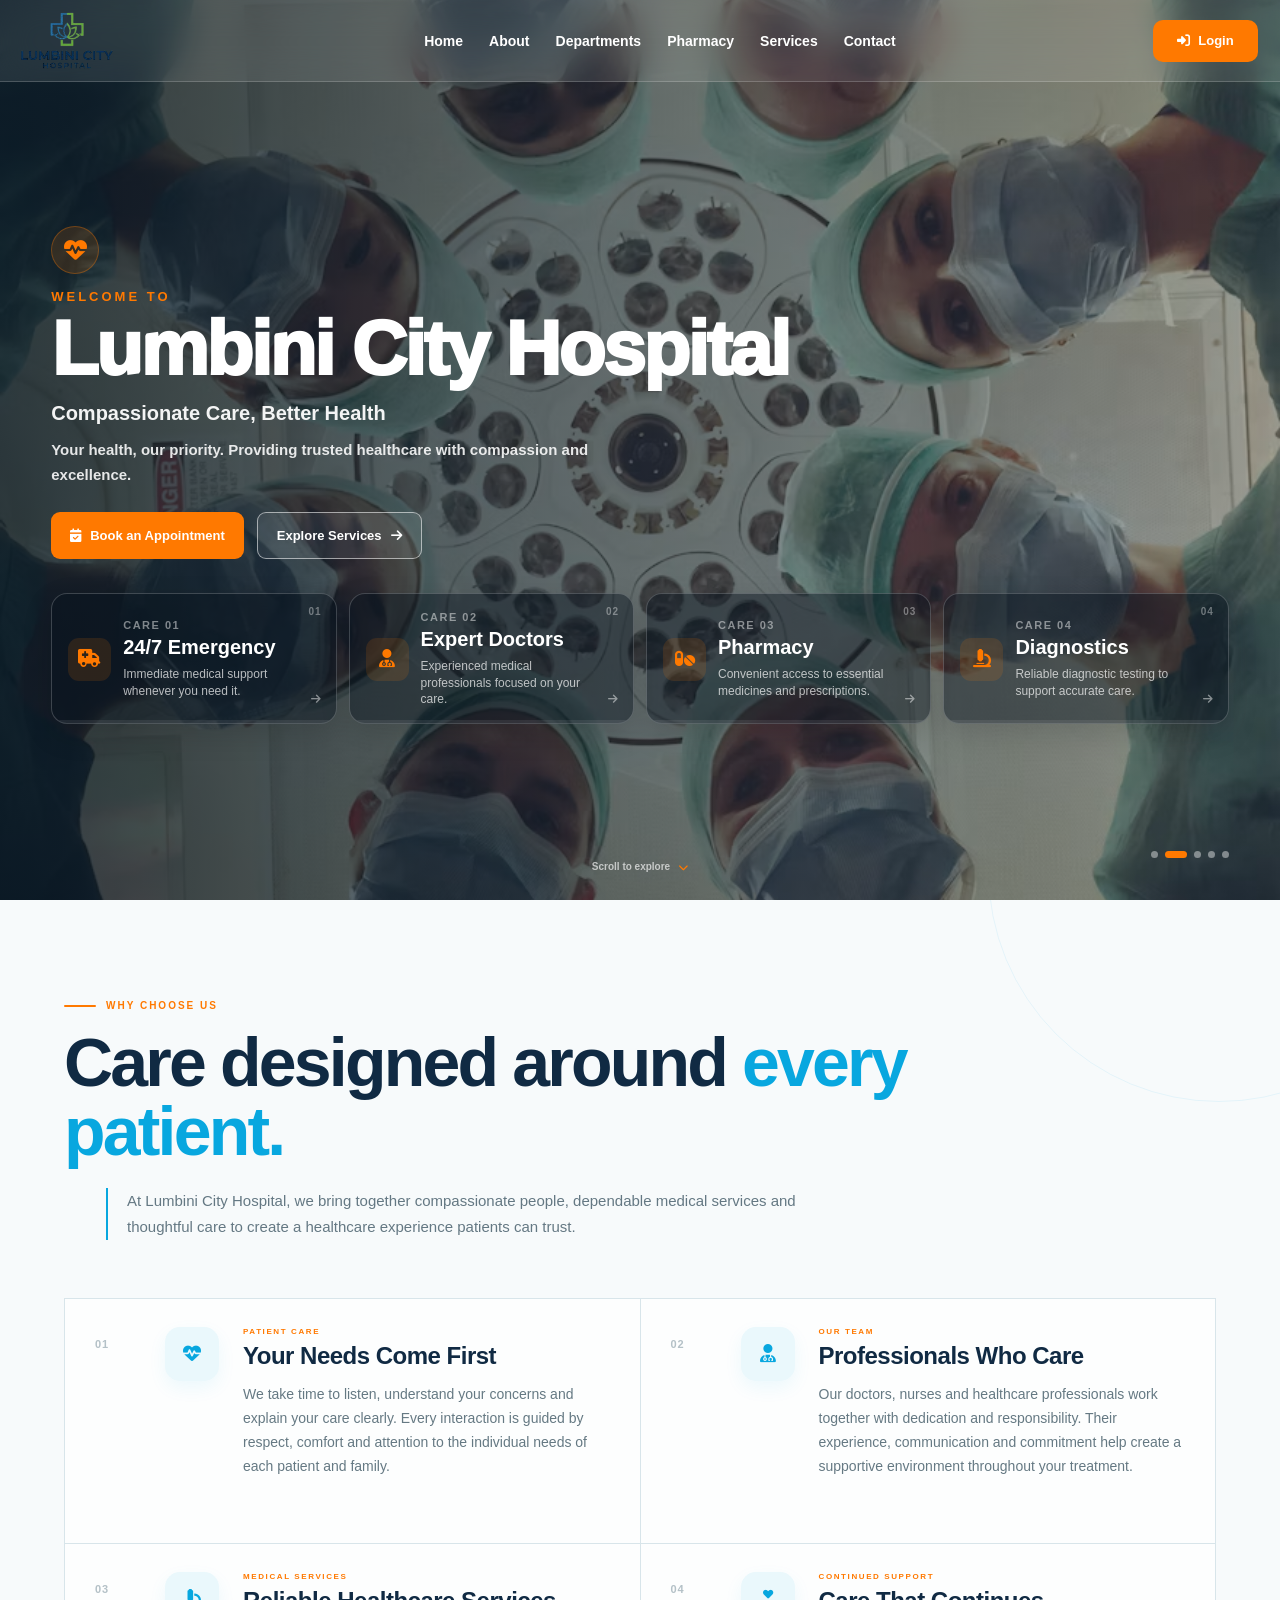
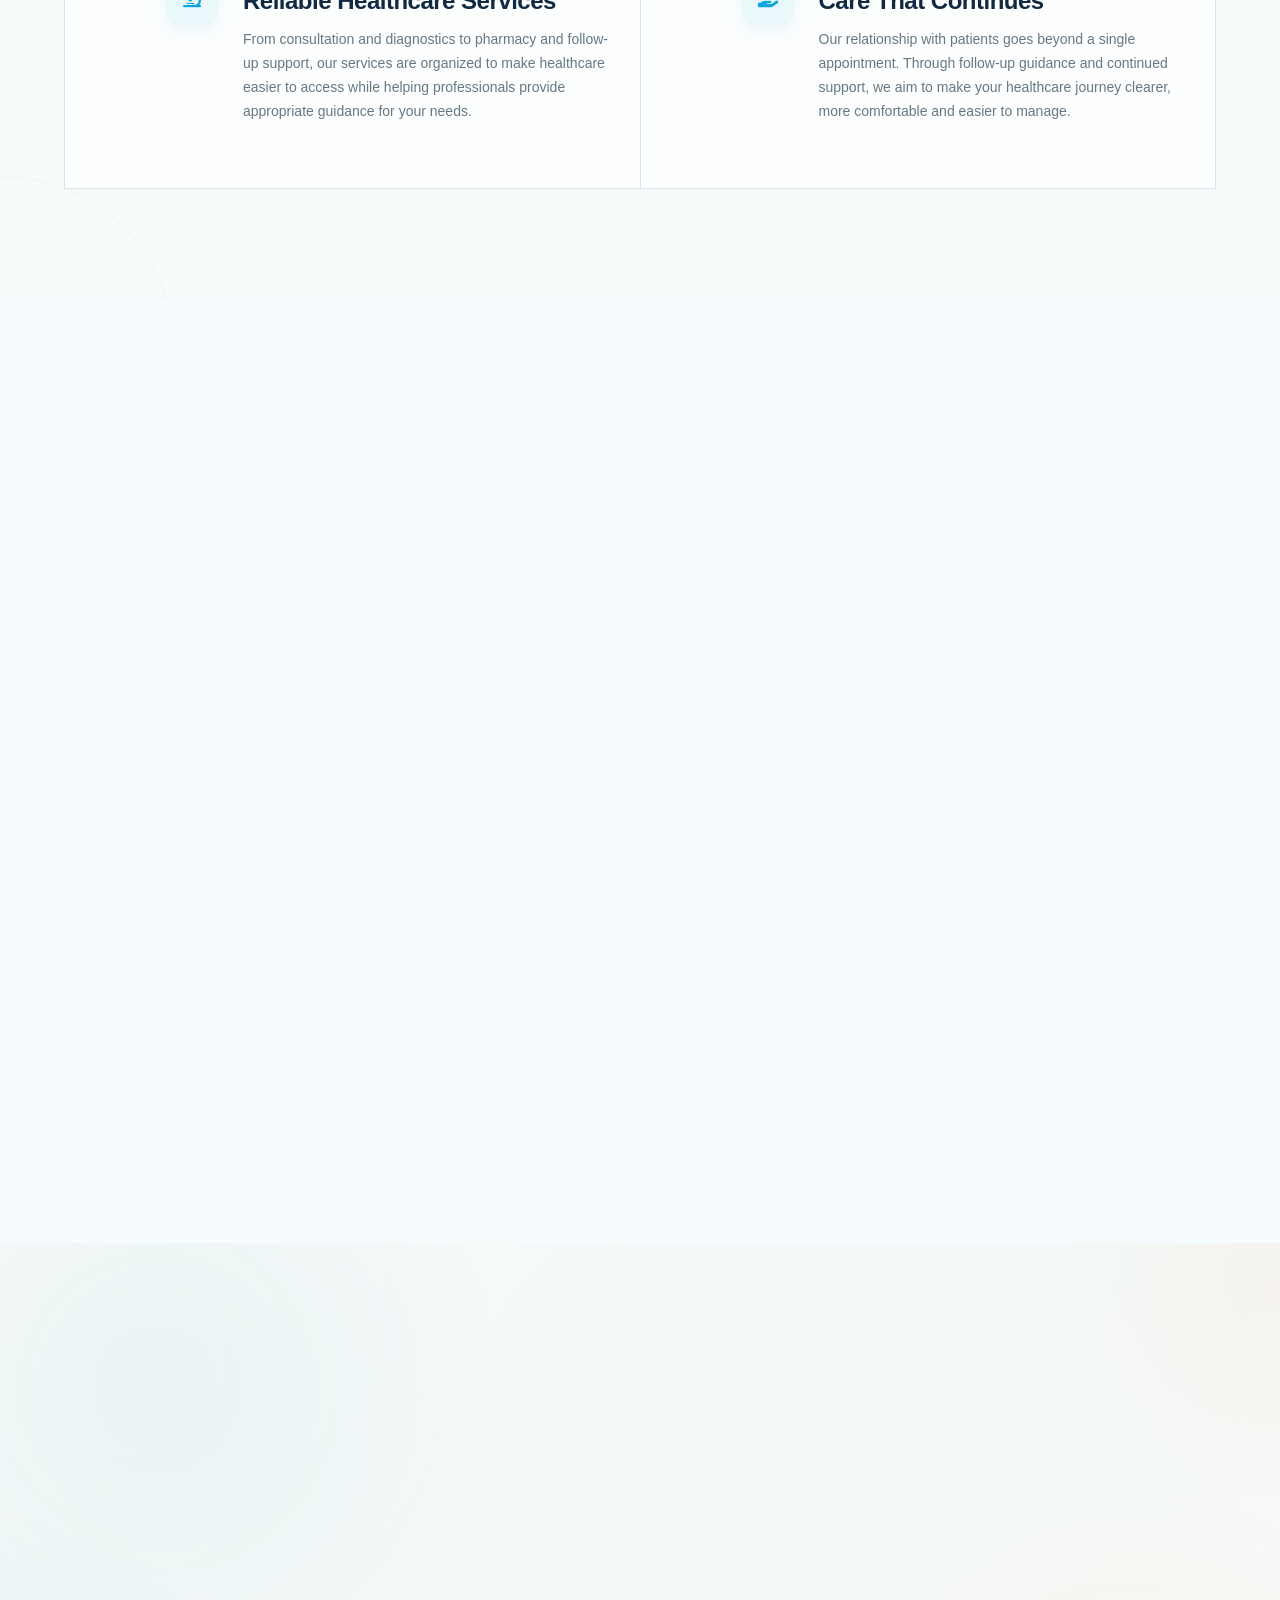
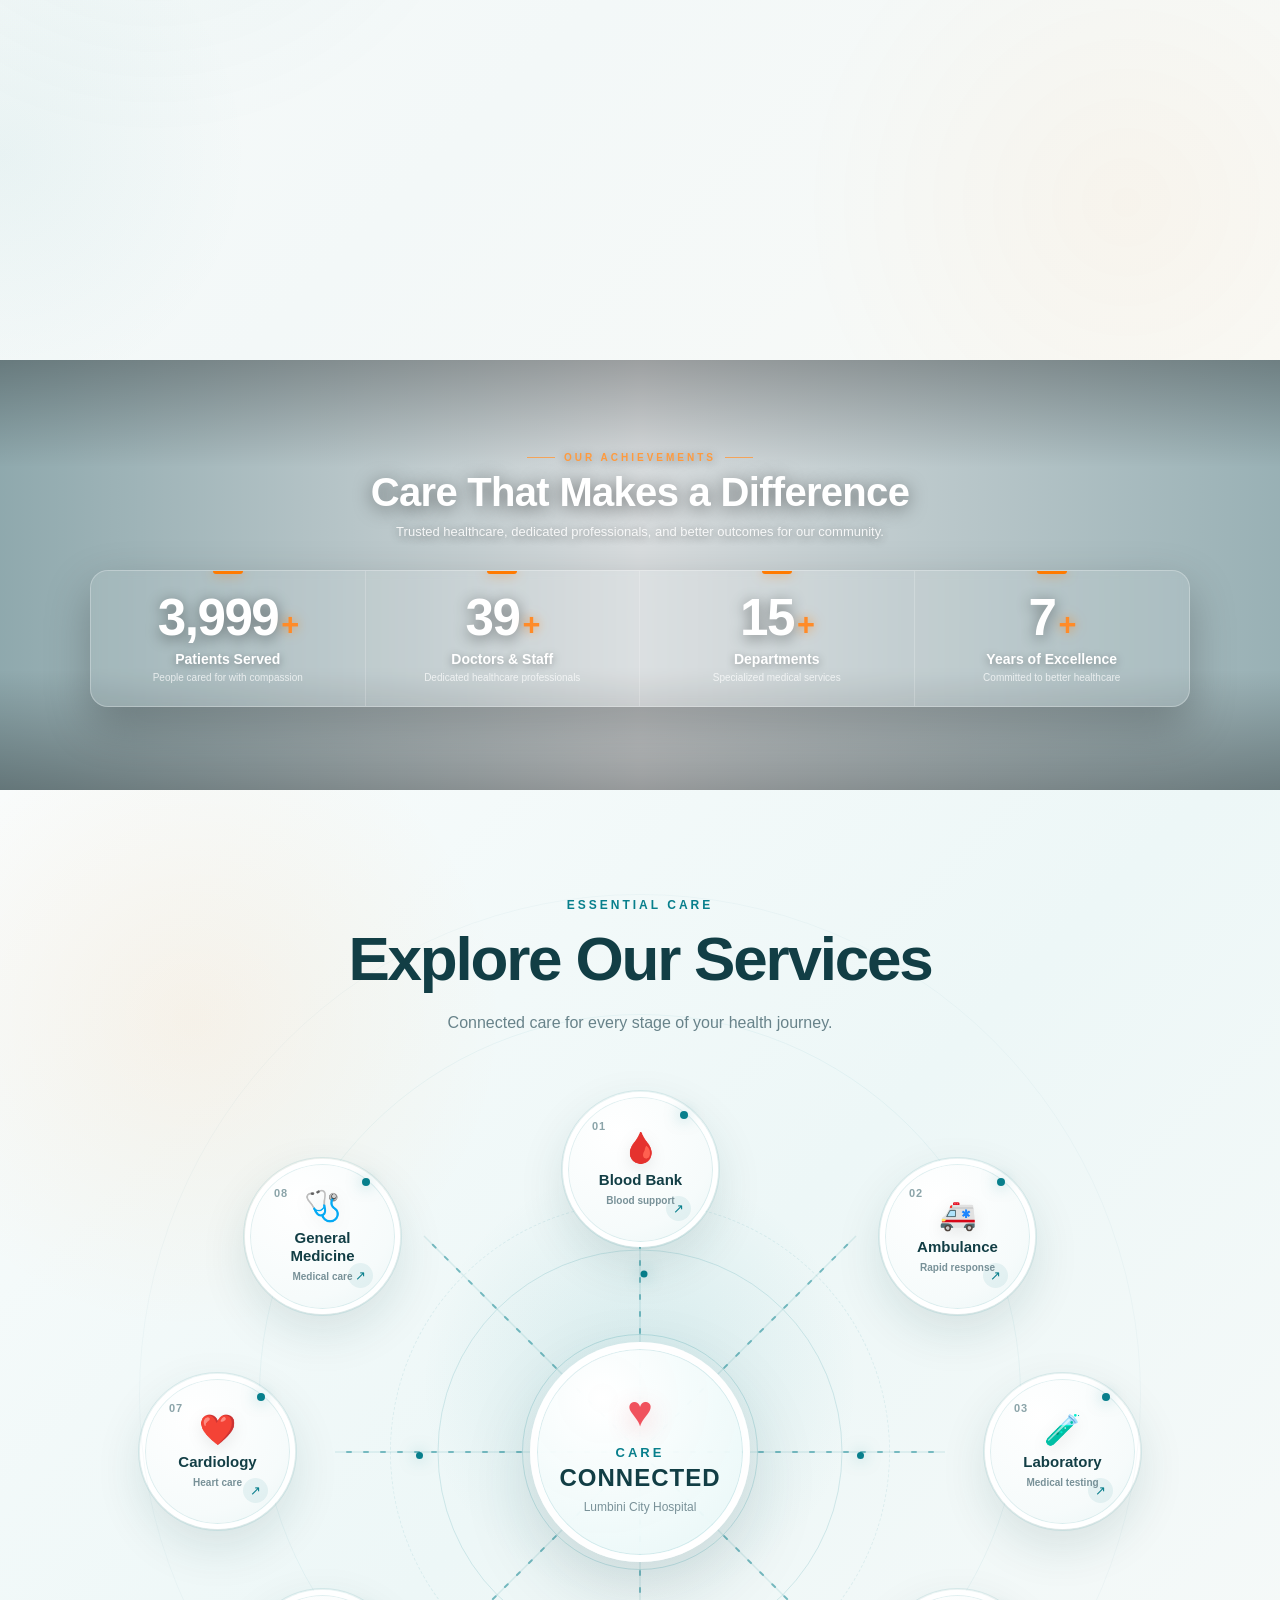
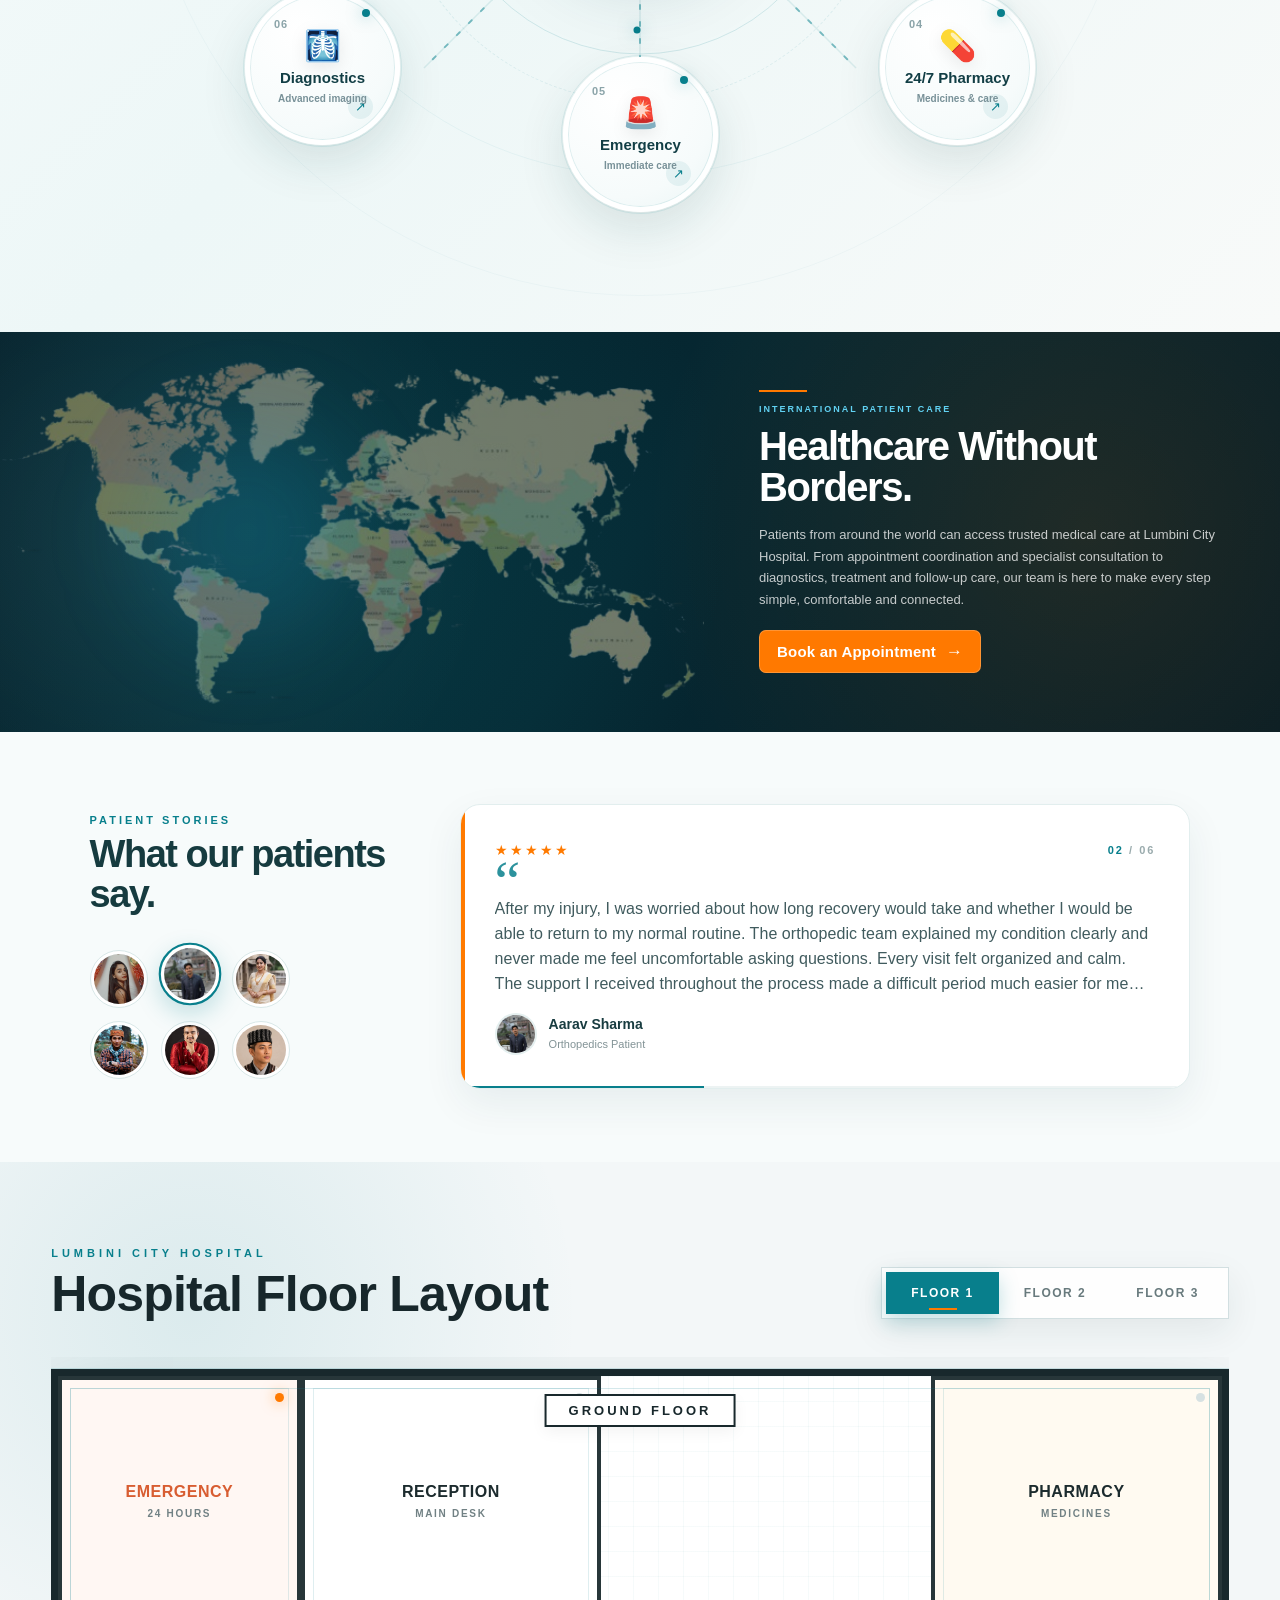
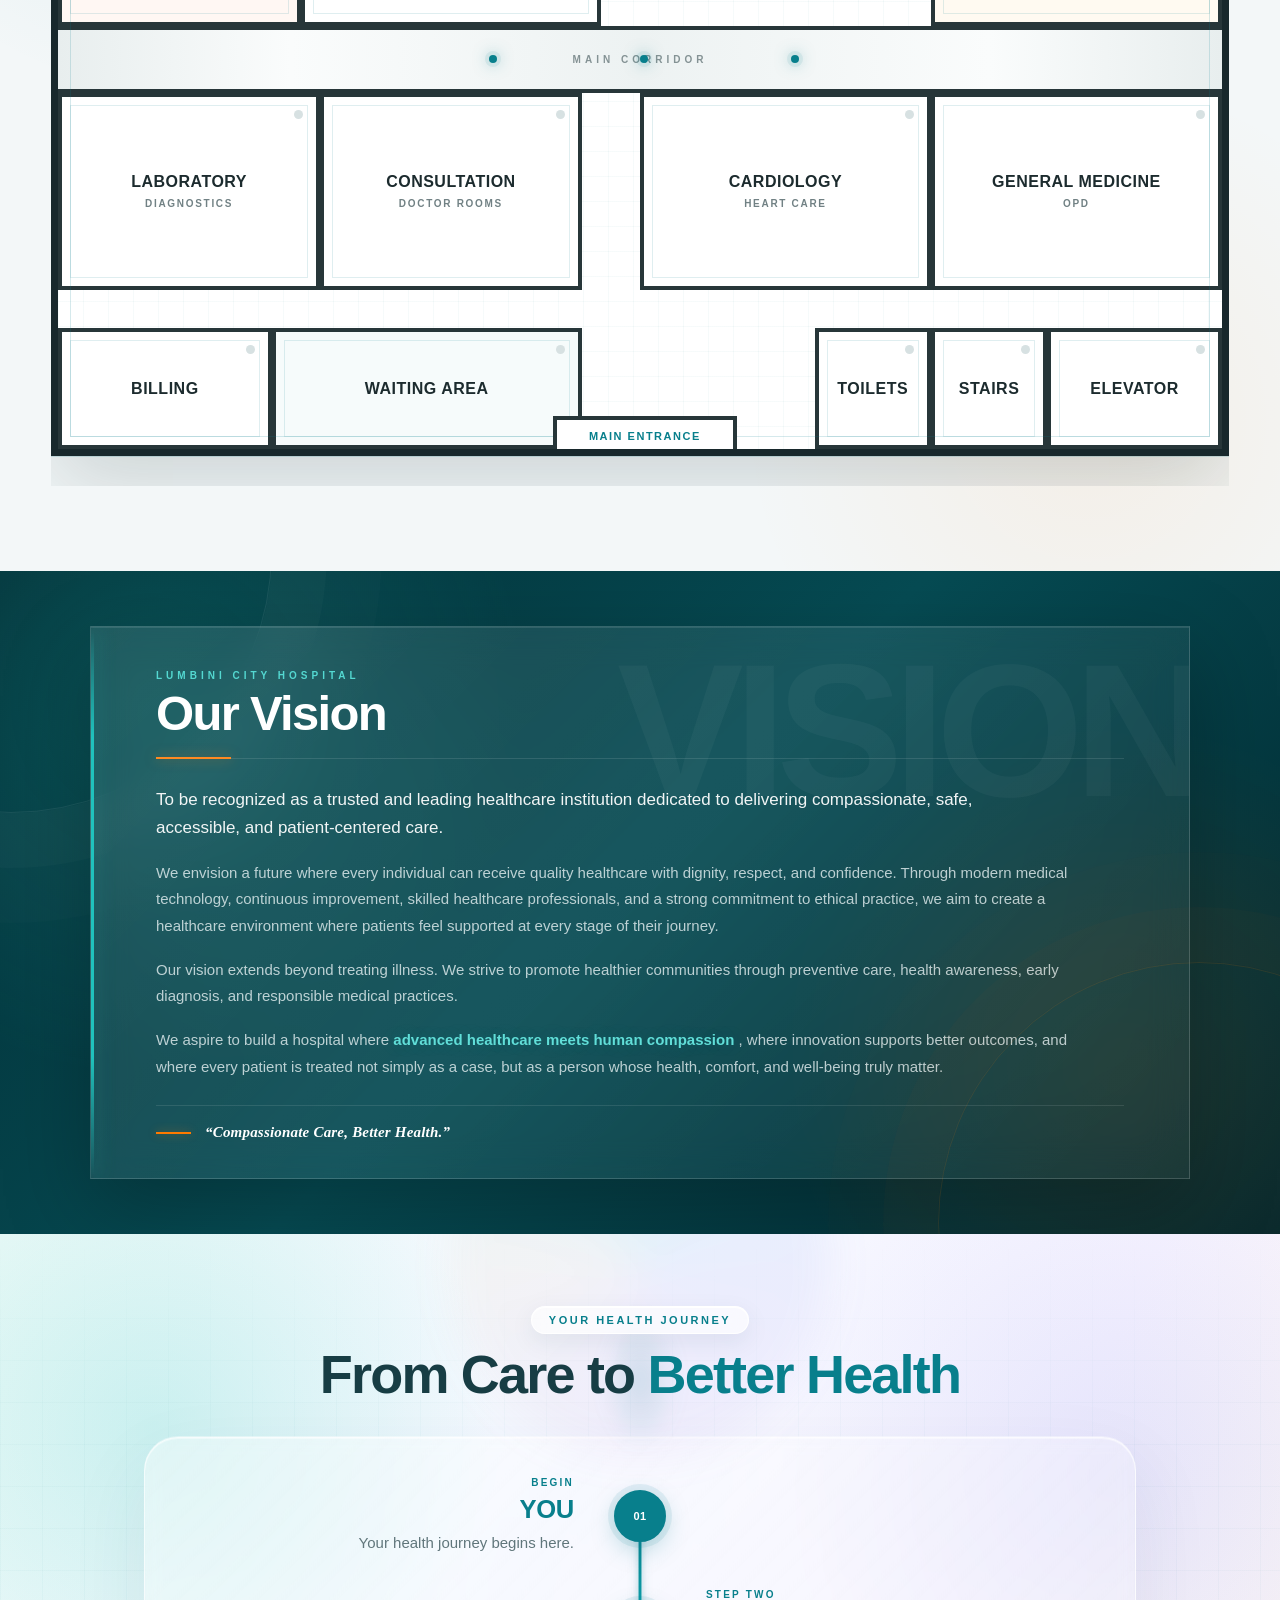
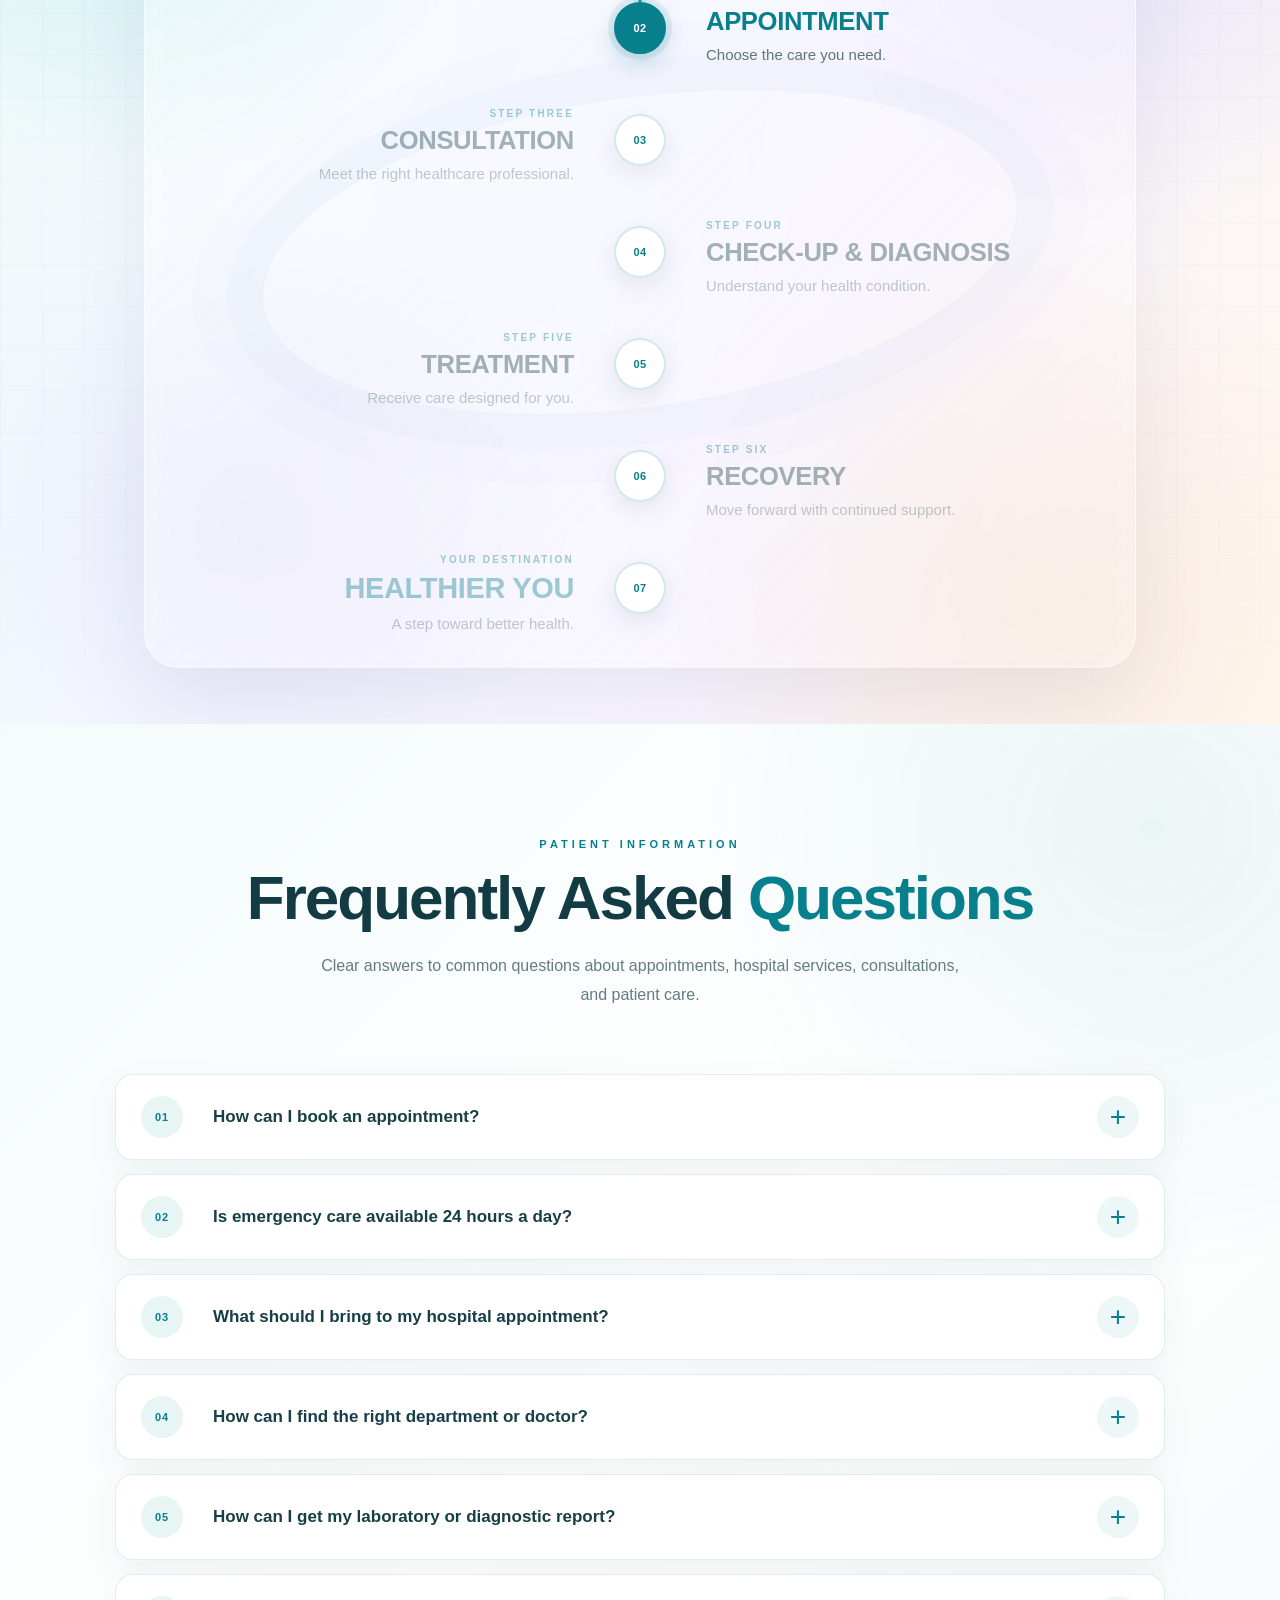
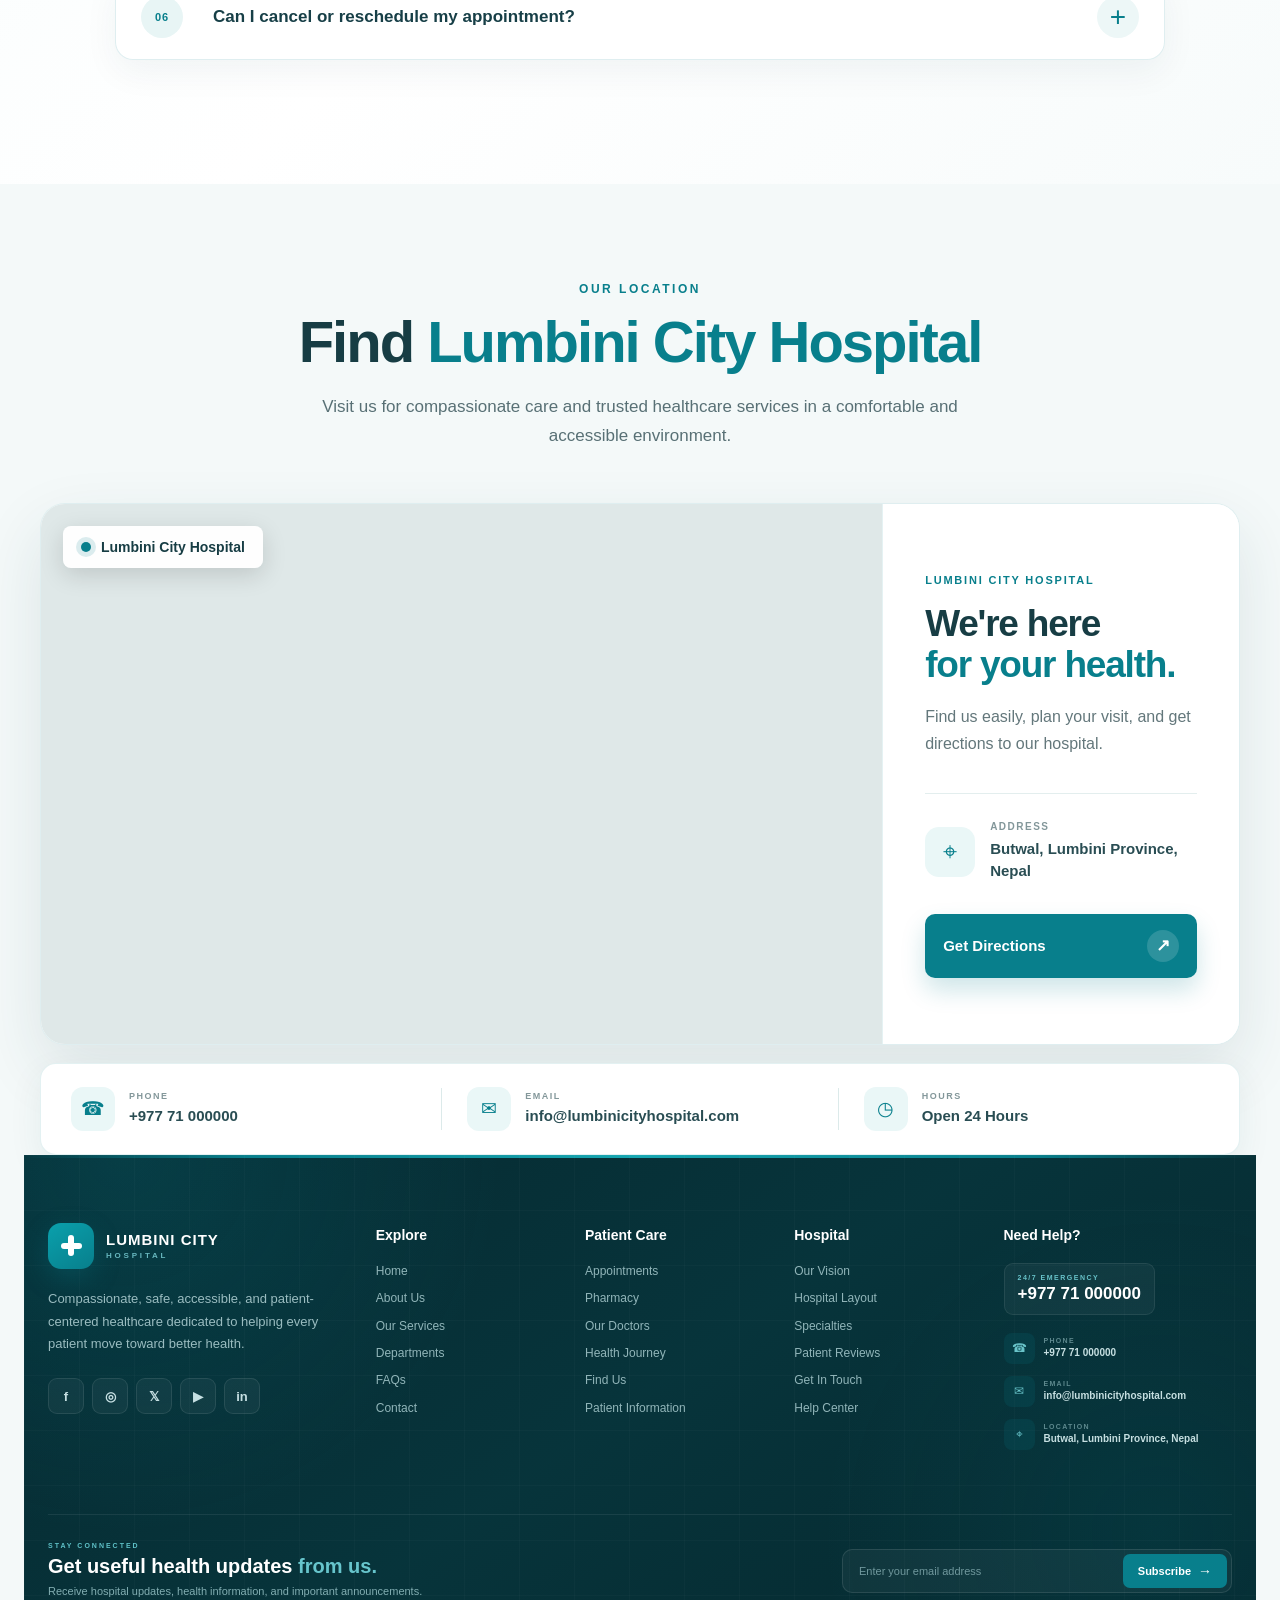
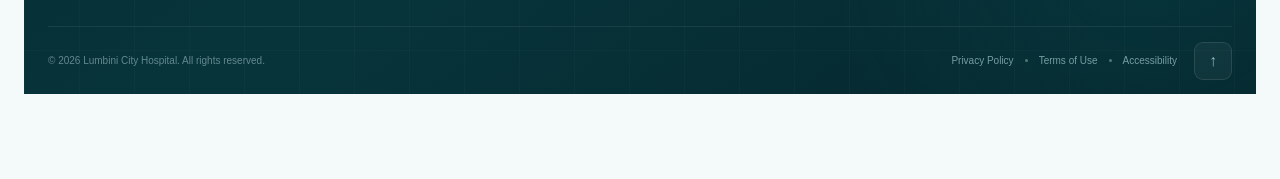
<file: index.html>
<!DOCTYPE html>
<html lang="en">

<head>

    <meta charset="UTF-8">

    <meta name="viewport" content="width=device-width, initial-scale=1.0">
    
    <title>Lumbini City Hospital</title>

    <link rel="stylesheet" href="style.css">

    <link rel="stylesheet"
          href="https://cdnjs.cloudflare.com/ajax/libs/font-awesome/6.7.2/css/all.min.css">

</head>


<body>



    <!-- =========================================================
     LUMBINI CITY HOSPITAL — 5 SECOND INTRO
========================================================= -->

<div class="hospital-intro" id="hospitalIntro">

    <div class="intro-glow intro-glow-one"></div>
    <div class="intro-glow intro-glow-two"></div>

    <div class="intro-content">

        <div class="intro-logo-wrap">
            <div class="intro-ring"></div>
            <div class="intro-ring intro-ring-two"></div>

            <img
                src="image/logo-removebg-preview.png"
                alt="Lumbini City Hospital Logo"
                class="intro-logo"
            />
        </div>

        <div class="intro-text">
            <h1>LUMBINI CITY HOSPITAL</h1>
            <p>Compassionate Care, Better Health</p>
        </div>

        <div class="intro-line"></div>

    </div>

</div>


<!-- =========================================================
     DESKTOP NAVBAR
========================================================= -->

<header class="navbar" id="navbar">

    <div class="nav-container">


        <!-- =====================================================
             LOGO
        ====================================================== -->

        <a href="#home" class="logo">

            <img
                src="image/logo-removebg-preview.png"
                alt="Lumbini City Hospital Logo">

        </a>



        <!-- =====================================================
             DESKTOP NAVIGATION
        ====================================================== -->

        <nav class="nav-menu">

            <a href="#home" class="active">
                Home
            </a>

            <a href="#why-choose-us">
                About
            </a>

            <a href="#departments">
                Departments
            </a>

            <a href="pharmacy.html">
                Pharmacy
            </a>

            <a href="#services">
                Services
            </a>

            <a href="#contact">
                Contact
            </a>

        </nav>



        <!-- =====================================================
             DESKTOP LOGIN BUTTON
        ====================================================== -->

        <a
            href="login.html"
            class="login-btn"
            id="mainLoginBtn">

            <i class="fa-solid fa-right-to-bracket"></i>

            <span>Login</span>

        </a>






        <!-- =====================================================
             MOBILE MENU TOGGLE
             
             IMPORTANT:
             This button stays as ☰.
             It does NOT change into X.
        ====================================================== -->

        <button
            class="menu-toggle"
            id="menuToggle"
            type="button"
            aria-label="Open menu"
            aria-controls="mobileMenu"
            aria-expanded="false">

            <i class="fa-solid fa-bars"></i>

        </button>

    </div>

</header>



<!-- =========================================================
     MOBILE OVERLAY
========================================================= -->

<div
    class="mobile-overlay"
    id="mobileOverlay">
</div>



<!-- =========================================================
     MOBILE SIDE MENU
========================================================= -->

<aside
    class="mobile-menu"
    id="mobileMenu"
    aria-label="Mobile navigation">


    <!-- =====================================================
         MOBILE MENU HEADER
    ====================================================== -->

    <div class="mobile-menu-header">


        <!-- MOBILE LOGO -->

        <a
            href="#home"
            class="mobile-logo">

            <img
                src="image/logo-removebg-preview.png"
                alt="Lumbini City Hospital Logo">

        </a>



        <!-- =================================================
             MOBILE MENU CLOSE BUTTON

        
        ================================================== -->

        <button
            class="close-menu"
            id="closeMenu"
            type="button"
            aria-label="Close menu">

            <i class="fa-solid fa-xmark"></i>

        </button>


    </div>



    <!-- =====================================================
         MOBILE NAVIGATION LINKS
    ====================================================== -->

    <nav class="mobile-links">


        <!-- HOME -->

        <a href="#home">

            <i class="fa-solid fa-house"></i>

            <span>Home</span>

        </a>



        <!-- ABOUT -->

        <a href="#why-choose-us">

            <i class="fa-solid fa-hospital"></i>

            <span>About</span>

        </a>



        <!-- DEPARTMENTS -->

        <a href="#departments">

            <i class="fa-solid fa-stethoscope"></i>

            <span>Departments</span>

        </a>



        <!-- PHARMACY -->

        <a href="pharmacy.html">

            <i class="fa-solid fa-pills"></i>

            <span>Pharmacy</span>

        </a>



        <!-- SERVICES -->

        <a href="#services">

            <i class="fa-solid fa-hand-holding-medical"></i>

            <span>Services</span>

        </a>



        <!-- CONTACT -->

        <a href="#contact">

            <i class="fa-solid fa-phone"></i>

            <span>Contact</span>

        </a>



        



    <!-- =====================================================
         MOBILE LOGIN
         
         IMPORTANT:
         Login stays inside the mobile menu.
    ====================================================== -->

    <div
        class="floating-auth"
        id="floatingAuth">

        <a
            href="login.html"
            id="floatingAuthBtn">

            <i class="fa-solid fa-right-to-bracket"></i>

            <span>Login</span>

        </a>

    </div>



    <!-- =====================================================
         MOBILE FOOTER
    ====================================================== -->

    <div class="mobile-footer">

        <i class="fa-solid fa-heart-pulse"></i>

        <span>
            Compassionate Care, Better Health
        </span>

    </div>


</aside>












<!-- =========================================================
     HERO SECTION
========================================================= -->

<section
    class="hero"
    id="home">


    <div class="hero-slider">

        <div
            class="slide active-slide"
            style="background-image: url('image/image1.jpg');">
        </div>

        <div
            class="slide"
            style="background-image: url('image/image4.avif');">
        </div>

        <div
            class="slide"
            style="background-image: url('image/image2.avif');">
        </div>

        <div
            class="slide"
            style="background-image: url('image/image3.avif');">
        </div>

        <div
            class="slide"
            style="background-image: url('image/image5.avif');">
        </div>

    </div>


    <div class="hero-overlay"></div>


    <div class="hero-content">


        <div class="hero-heart">

            <i class="fa-solid fa-heart-pulse"></i>

        </div>


        <p class="welcome-text">
            WELCOME TO
        </p>


        <h1>
            Lumbini City Hospital
        </h1>


        <p class="hero-slogan">
            Compassionate Care, Better Health
        </p>


        <p class="hero-description">

            Your health, our priority.
            Providing trusted healthcare with compassion and excellence.

        </p>


        <div class="hero-buttons">

            <a
                href="#"
                class="appointment-btn open-appointment-modal">

                <i class="fa-solid fa-calendar-check"></i>

                Book an Appointment

            </a>


            <a
                href="#services"
                class="explore-btn">

                Explore Services

                <i class="fa-solid fa-arrow-right"></i>

            </a>

        </div>


        <div class="hero-facilities">


            <div class="hero-facility">

                <span class="facility-number">
                    01
                </span>

                <div class="hero-facility-icon">

                    <i class="fa-solid fa-truck-medical"></i>

                </div>

                <div class="hero-facility-content">

                    <span class="facility-label">
                        CARE 01
                    </span>

                    <h3>
                        24/7 Emergency
                    </h3>

                    <span class="facility-extra">
                        Immediate medical support whenever you need it.
                    </span>

                </div>

                <span class="facility-arrow">

                    <i class="fa-solid fa-arrow-right"></i>

                </span>

                <span class="hero-facility-line"></span>

            </div>


            <div class="hero-facility">

                <span class="facility-number">
                    02
                </span>

                <div class="hero-facility-icon">

                    <i class="fa-solid fa-user-doctor"></i>

                </div>

                <div class="hero-facility-content">

                    <span class="facility-label">
                        CARE 02
                    </span>

                    <h3>
                        Expert Doctors
                    </h3>

                    <span class="facility-extra">
                        Experienced medical professionals focused on your care.
                    </span>

                </div>

                <span class="facility-arrow">

                    <i class="fa-solid fa-arrow-right"></i>

                </span>

                <span class="hero-facility-line"></span>

            </div>


            <div class="hero-facility">

                <span class="facility-number">
                    03
                </span>

                <div class="hero-facility-icon">

                    <i class="fa-solid fa-pills"></i>

                </div>

                <div class="hero-facility-content">

                    <span class="facility-label">
                        CARE 03
                    </span>

                    <h3>
                        Pharmacy
                    </h3>

                    <span class="facility-extra">
                        Convenient access to essential medicines and prescriptions.
                    </span>

                </div>

                <span class="facility-arrow">

                    <i class="fa-solid fa-arrow-right"></i>

                </span>

                <span class="hero-facility-line"></span>

            </div>


            <div class="hero-facility">

                <span class="facility-number">
                    04
                </span>

                <div class="hero-facility-icon">

                    <i class="fa-solid fa-microscope"></i>

                </div>

                <div class="hero-facility-content">

                    <span class="facility-label">
                        CARE 04
                    </span>

                    <h3>
                        Diagnostics
                    </h3>

                    <span class="facility-extra">
                        Reliable diagnostic testing to support accurate care.
                    </span>

                </div>

                <span class="facility-arrow">

                    <i class="fa-solid fa-arrow-right"></i>

                </span>

                <span class="hero-facility-line"></span>

            </div>


        </div>

    </div>


    <div class="slider-dots">

        <button
            class="dot active-dot"
            type="button">
        </button>

        <button
            class="dot"
            type="button">
        </button>

        <button
            class="dot"
            type="button">
        </button>

        <button
            class="dot"
            type="button">
        </button>

        <button
            class="dot"
            type="button">
        </button>

    </div>


    <div class="scroll-indicator">

        <span>
            Scroll to explore
        </span>

        <i class="fa-solid fa-chevron-down"></i>

    </div>

</section>



<!-- =========================================================
     AUTO LOGIN POPUP
========================================================= -->

<div class="login-popup-overlay" id="loginPopup">

    <div class="login-popup">

        <button
            class="login-popup-close"
            id="loginPopupClose"
            type="button"
            aria-label="Close login">

            <i class="fa-solid fa-xmark"></i>

        </button>


        <div class="login-popup-icon">

            <i class="fa-solid fa-right-to-bracket"></i>

        </div>


        <h2>
            Welcome to Lumbini City Hospital
        </h2>


        <p>
            Please login to access your hospital account.
        </p>


        <a
            href="login.html"
            class="login-popup-btn">

            <i class="fa-solid fa-right-to-bracket"></i>

            Login

        </a>

    </div>

</div>



<!-- =========================================================
     WHY CHOOSE US
========================================================= -->

<section class="why-section" id="why-choose-us">

    <div class="why-container">

        <div class="why-header">

            <div class="why-header-left">

                <span class="why-eyebrow">
                    WHY CHOOSE US
                </span>

                <h2>
                    Care designed around
                    <span>every patient.</span>
                </h2>

            </div>


            <div class="why-header-right">

                <p>
                    At Lumbini City Hospital, we bring together compassionate
                    people, dependable medical services and thoughtful care
                    to create a healthcare experience patients can trust.
                </p>

            </div>

        </div>


        <div class="why-list">


            <article class="why-item">

                <div class="why-number">
                    01
                </div>

                <div class="why-icon">
                    <i class="fa-solid fa-heart-pulse"></i>
                </div>

                <div class="why-content">

                    <span class="why-small-title">
                        PATIENT CARE
                    </span>

                    <h3>
                        Your Needs Come First
                    </h3>

                    <p>
                        We take time to listen, understand your concerns and
                        explain your care clearly. Every interaction is guided
                        by respect, comfort and attention to the individual
                        needs of each patient and family.
                    </p>

                </div>

                <div class="why-arrow">
                    <i class="fa-solid fa-arrow-up-right-from-square"></i>
                </div>

            </article>


            <article class="why-item">

                <div class="why-number">
                    02
                </div>

                <div class="why-icon">
                    <i class="fa-solid fa-user-doctor"></i>
                </div>

                <div class="why-content">

                    <span class="why-small-title">
                        OUR TEAM
                    </span>

                    <h3>
                        Professionals Who Care
                    </h3>

                    <p>
                        Our doctors, nurses and healthcare professionals work
                        together with dedication and responsibility. Their
                        experience, communication and commitment help create
                        a supportive environment throughout your treatment.
                    </p>

                </div>

                <div class="why-arrow">
                    <i class="fa-solid fa-arrow-up-right-from-square"></i>
                </div>

            </article>


            <article class="why-item">

                <div class="why-number">
                    03
                </div>

                <div class="why-icon">
                    <i class="fa-solid fa-microscope"></i>
                </div>

                <div class="why-content">

                    <span class="why-small-title">
                        MEDICAL SERVICES
                    </span>

                    <h3>
                        Reliable Healthcare Services
                    </h3>

                    <p>
                        From consultation and diagnostics to pharmacy and
                        follow-up support, our services are organized to make
                        healthcare easier to access while helping professionals
                        provide appropriate guidance for your needs.
                    </p>

                </div>

                <div class="why-arrow">
                    <i class="fa-solid fa-arrow-up-right-from-square"></i>
                </div>

            </article>


            <article class="why-item">

                <div class="why-number">
                    04
                </div>

                <div class="why-icon">
                    <i class="fa-solid fa-hand-holding-heart"></i>
                </div>

                <div class="why-content">

                    <span class="why-small-title">
                        CONTINUED SUPPORT
                    </span>

                    <h3>
                        Care That Continues
                    </h3>

                    <p>
                        Our relationship with patients goes beyond a single
                        appointment. Through follow-up guidance and continued
                        support, we aim to make your healthcare journey clearer,
                        more comfortable and easier to manage.
                    </p>

                </div>

            </article>


        </div>

    </div>

</section>



<!-- =========================================================
     DEPARTMENTS — INTERACTIVE HUMAN BODY
========================================================= -->

<section class="departments-section" id="departments">

    <div class="departments-bg-lines"></div>

    <div class="departments-container">

        <div class="departments-header">

            <div class="departments-label">
                <span></span>
                OUR MEDICAL DEPARTMENTS
            </div>

            <h2>
                Specialized care,
                <em>connected together.</em>
            </h2>

            <p>
                Explore our medical departments through an interactive
                human-body medical map. Select a department to discover
                how it supports patient care.
            </p>

        </div>


        <div class="body-medical-map">


            <div class="human-body">

                <svg
                    viewBox="0 0 300 760"
                    preserveAspectRatio="xMidYMid meet"
                    aria-label="Human body medical map">


                    <path
                        class="body-outline"
                        d="
                        M150 35

                        C120 35 105 55 105 85
                        C105 115 120 130 135 140

                        L135 175

                        C115 185 90 195 75 220

                        L55 300
                        L85 310

                        L105 250
                        L110 380

                        L90 520
                        L120 520

                        L150 390

                        L180 520
                        L210 520

                        L190 380
                        L195 250

                        L215 310
                        L245 300

                        L225 220

                        C210 195 185 185 165 175

                        L165 140

                        C180 130 195 115 195 85

                        C195 55 180 35 150 35

                        Z
                        ">
                    </path>


                    <path
                        class="body-detail"
                        d="
                        M135 175
                        C150 185 165 185 165 175

                        M110 250
                        C130 265 170 265 190 250

                        M110 380
                        C130 390 170 390 190 380
                        ">
                    </path>


                    <path
                        class="brain-organ"
                        d="
                        M132 78
                        C125 70 130 58 142 58
                        C148 48 165 50 169 62
                        C181 65 181 80 171 86
                        C162 94 145 92 132 78
                        ">
                    </path>


                    <path
                        class="heart-organ"
                        d="
                        M150 218
                        C138 202 118 212 123 228
                        C128 243 150 256 150 256
                        C150 256 172 243 177 228
                        C182 212 162 202 150 218
                        Z
                        ">
                    </path>


                    <path
                        class="lung-organ"
                        d="
                        M146 210
                        C130 200 115 212 116 235
                        C118 255 130 265 146 255

                        M154 210
                        C170 200 185 212 184 235
                        C182 255 170 265 154 255
                        ">
                    </path>


                    <path
                        class="pelvis-organ"
                        d="
                        M125 340
                        C135 350 165 350 175 340

                        M125 340
                        C125 365 138 380 150 380

                        C162 380 175 365 175 340
                        ">
                    </path>


                    <circle
                        class="body-point point-neuro"
                        cx="150"
                        cy="80"
                        r="5">
                    </circle>


                    <circle
                        class="body-point point-ent"
                        cx="150"
                        cy="145"
                        r="5">
                    </circle>


                    <circle
                        class="body-point point-cardio"
                        cx="150"
                        cy="230"
                        r="5">
                    </circle>


                    <circle
                        class="body-point point-respiratory"
                        cx="125"
                        cy="225"
                        r="5">
                    </circle>


                    <circle
                        class="body-point point-ortho"
                        cx="105"
                        cy="350"
                        r="5">
                    </circle>


                    <circle
                        class="body-point point-pediatric"
                        cx="150"
                        cy="280"
                        r="5">
                    </circle>


                    <circle
                        class="body-point point-diagnostic"
                        cx="150"
                        cy="340"
                        r="5">
                    </circle>

                </svg>

            </div>


            <div
                class="department-node node-neurology"
                data-department="neurology">

                <div class="department-icon">
                    <i class="fa-solid fa-brain"></i>
                </div>

                <div class="department-info">

                    <span>01</span>

                    <strong>
                        Neurology
                    </strong>

                    <small>
                        Brain & nervous system
                    </small>

                </div>

                <div class="department-arrow">
                    →
                </div>

            </div>


            <div
                class="department-node node-ent"
                data-department="ent">

                <div class="department-icon">
                    <i class="fa-solid fa-ear-listen"></i>
                </div>

                <div class="department-info">

                    <span>02</span>

                    <strong>
                        ENT
                    </strong>

                    <small>
                        Ear, nose & throat
                    </small>

                </div>

                <div class="department-arrow">
                    →
                </div>

            </div>


            <div
                class="department-node node-cardiology"
                data-department="cardiology">

                <div class="department-icon">
                    <i class="fa-solid fa-heart-pulse"></i>
                </div>

                <div class="department-info">

                    <span>03</span>

                    <strong>
                        Cardiology
                    </strong>

                    <small>
                        Heart & circulation
                    </small>

                </div>

                <div class="department-arrow">
                    →
                </div>

            </div>


            <div
                class="department-node node-respiratory"
                data-department="respiratory">

                <div class="department-icon">
                    <i class="fa-solid fa-lungs"></i>
                </div>

                <div class="department-info">

                    <span>04</span>

                    <strong>
                        Respiratory
                    </strong>

                    <small>
                        Lungs & breathing
                    </small>

                </div>

                <div class="department-arrow">
                    →
                </div>

            </div>


            <div
                class="department-node node-orthopedics"
                data-department="orthopedics">

                <div class="department-icon">
                    <i class="fa-solid fa-bone"></i>
                </div>

                <div class="department-info">

                    <span>05</span>

                    <strong>
                        Orthopedics
                    </strong>

                    <small>
                        Bones & joints
                    </small>

                </div>

                <div class="department-arrow">
                    →
                </div>

            </div>


            <div
                class="department-node node-pediatrics"
                data-department="pediatrics">

                <div class="department-icon">
                    <i class="fa-solid fa-child"></i>
                </div>

                <div class="department-info">

                    <span>06</span>

                    <strong>
                        Pediatrics
                    </strong>

                    <small>
                        Children's care
                    </small>

                </div>

                <div class="department-arrow">
                    →
                </div>

            </div>


            <div
                class="department-node node-diagnostics"
                data-department="diagnostics">

                <div class="department-icon">
                    <i class="fa-solid fa-microscope"></i>
                </div>

                <div class="department-info">

                    <span>07</span>

                    <strong>
                        Diagnostics
                    </strong>

                    <small>
                        Testing & evaluation
                    </small>

                </div>

                <div class="department-arrow">
                    →
                </div>

            </div>


            <span class="connection-line line-neuro"></span>

            <span class="connection-line line-ent"></span>

            <span class="connection-line line-cardio"></span>

            <span class="connection-line line-respiratory"></span>

            <span class="connection-line line-ortho"></span>

            <span class="connection-line line-pediatric"></span>

            <span class="connection-line line-diagnostic"></span>


        </div>

    </div>

</section>



<!-- =========================================================
     GRAND DEPARTMENT DETAIL VIEW
========================================================= -->

<div
    class="department-grand-view"
    id="departmentDetail">

    <div class="grand-content">

        <button
            class="grand-close"
            id="detailClose"
            type="button"
            aria-label="Close">

            ×

        </button>


        <div class="grand-left">

            <div class="grand-department-label">

                <span class="grand-dot"></span>

                LUMBINI CITY HOSPITAL

            </div>


            <div
                class="grand-number-small"
                id="detailSmallNumber">

                01 / 07

            </div>


            <div
                class="grand-icon"
                id="detailIcon">
            </div>


            <h2 id="detailTitle">
                Neurology
            </h2>


            <div class="grand-line"></div>


            <p id="detailDescription">

                Neurology provides specialized care for disorders involving
                the brain, spinal cord and nervous system.

            </p>


            <div
                class="grand-tags"
                id="detailTags">

                <span>
                    Specialized Care
                </span>

                <span>
                    Medical Evaluation
                </span>

                <span>
                    Patient Support
                </span>

            </div>


        </div>

    </div>

</div>



<!-- =========================================================
     MEDICAL SPECIALISTS
========================================================= -->

<section class="specialists-section" id="doctors">

    <div class="specialists-header">

        <span class="specialists-label">
            OUR MEDICAL TEAM
        </span>

        <h2>
            Meet Our <span>Medical Specialists</span>
        </h2>

        <p>
            Experienced professionals dedicated to your health,
            comfort and complete care.
        </p>

    </div>


    <div class="specialists-wrapper">

        <button
            class="specialist-arrow specialist-prev"
            id="specialistPrev">

            <span>‹</span>

        </button>


        <div class="specialists-window">

            <div
                class="specialists-track"
                id="specialistsTrack">


                <article class="specialist-card">

                    <div class="specialist-photo">

                        <img
                            src="image/doctor8-removebg-preview.png">

                        <div class="specialist-department">

                            <div class="department-symbol cardiology-symbol">
                                ♡
                            </div>

                            <div class="department-line"></div>

                            <span>
                                Cardiology
                            </span>

                        </div>

                    </div>

                    <div class="specialist-info">

                        <h3>
                            Dr. Anish Sharma
                        </h3>

                        <p>
                            MBBS, MD
                            <span class="info-separator">•</span>
                            12+ Years
                        </p>

                    </div>

                </article>


                <article class="specialist-card">

                    <div class="specialist-photo">

                        <img
                            src="image/doctor3-removebg-preview (1).png"
                            alt="Dr. Rohan Thapa">

                        <div class="specialist-department">

                            <div class="department-symbol neurology-symbol">
                                ◉
                            </div>

                            <div class="department-line"></div>

                            <span>
                                Neurology
                            </span>

                        </div>

                    </div>

                    <div class="specialist-info">

                        <h3>
                            Dr. Rohan Thapa
                        </h3>

                        <p>
                            MBBS, DM
                            <span class="info-separator">•</span>
                            10+ Years
                        </p>

                    </div>

                </article>


                <article class="specialist-card">

                    <div class="specialist-photo">

                        <img
                            src="image/Dr.-Ankur-Bhandari-removebg-preview.png"
                            alt="Dr. Sushmita KC">

                        <div class="specialist-department">

                            <div class="department-symbol pediatrics-symbol">
                                ✚
                            </div>

                            <div class="department-line"></div>

                            <span>
                                Pediatrics
                            </span>

                        </div>

                    </div>

                    <div class="specialist-info">

                        <h3>
                            Dr. Sushmita KC
                        </h3>

                        <p>
                            MBBS, MD
                            <span class="info-separator">•</span>
                            8+ Years
                        </p>

                    </div>

                </article>


                <article class="specialist-card">

                    <div class="specialist-photo">

                        <img
                            src="image/doctor7-removebg-preview.png"
                            alt="Dr. Prakash Adhikari">

                        <div class="specialist-department">

                            <div class="department-symbol orthopedic-symbol">
                                ✚
                            </div>

                            <div class="department-line"></div>

                            <span>
                                Orthopedics
                            </span>

                        </div>

                    </div>

                    <div class="specialist-info">

                        <h3>
                            Dr. Prakash Adhikari
                        </h3>

                        <p>
                            MBBS, MS
                            <span class="info-separator">•</span>
                            11+ Years
                        </p>

                    </div>

                </article>


                <article class="specialist-card">

                    <div class="specialist-photo">

                        <img
                            src="image/doctor1-removebg-preview (1).png"
                            alt="Dr. Nisha Gurung">

                        <div class="specialist-department">

                            <div class="department-symbol ent-symbol">
                                ◇
                            </div>

                            <div class="department-line"></div>

                            <span>
                                ENT
                            </span>

                        </div>

                    </div>

                    <div class="specialist-info">

                        <h3>
                            Dr. Nisha Gurung
                        </h3>

                        <p>
                            MBBS, MS
                            <span class="info-separator">•</span>
                            9+ Years
                        </p>

                    </div>

                </article>


                <article class="specialist-card">

                    <div class="specialist-photo">

                        <img
                            src="image/Dr-Krishna-Raj-Khanal-removebg-preview.png"
                            alt="Dr. Bibek Poudel">

                        <div class="specialist-department">

                            <div class="department-symbol respiratory-symbol">
                                ≋
                            </div>

                            <div class="department-line"></div>

                            <span>
                                Respiratory
                            </span>

                        </div>

                    </div>

                    <div class="specialist-info">

                        <h3>
                            Dr. Bibek Poudel
                        </h3>

                        <p>
                            MBBS, MD
                            <span class="info-separator">•</span>
                            10+ Years
                        </p>

                    </div>

                </article>


                <article class="specialist-card">

                    <div class="specialist-photo">

                        <img
                            src="image/doctor4-removebg-preview (1).png"
                            alt="Dr. Aarav Shrestha">

                        <div class="specialist-department">

                            <div class="department-symbol diagnostic-symbol">
                                ⊕
                            </div>

                            <div class="department-line"></div>

                            <span>
                                Diagnostics
                            </span>

                        </div>

                    </div>

                    <div class="specialist-info">

                        <h3>
                            Dr. Aarav Shrestha
                        </h3>

                        <p>
                            MBBS, MD
                            <span class="info-separator">•</span>
                            7+ Years
                        </p>

                    </div>

                </article>


            </div>

        </div>


        <button
            class="specialist-arrow specialist-next"
            id="specialistNext">

            <span>›</span>

        </button>

    </div>


    <div class="specialists-navigation">

        <div class="specialist-counter">

            <strong id="specialistCurrent">
                01
            </strong>

            <span>/</span>

            <span>
                07
            </span>

        </div>

        <div class="specialist-progress">

            <div
                class="specialist-progress-fill"
                id="specialistProgress">
            </div>

        </div>

    </div>

</section>



<!-- =========================================================
     HOSPITAL STATS
========================================================= -->

<section class="hospital-stats">

    <video
        class="stats-video"
        autoplay
        muted
        loop
        playsinline>

        <source
            src="assets/66598-518836673_medium.mp4"
            type="video/mp4">

    </video>


    <div class="stats-overlay"></div>


    <div class="stats-content">

        <div class="stats-heading">

            <span>
                OUR ACHIEVEMENTS
            </span>

            <h2>
                Care That Makes a Difference
            </h2>

            <p>
                Trusted healthcare, dedicated professionals, and better
                outcomes for our community.
            </p>

        </div>


        <div class="stats-grid">


            <div class="stat-card">

                <div class="stat-number">

                    <span
                        class="counter"
                        data-target="5000">
                        0
                    </span>

                    <span>
                        +
                    </span>

                </div>

                <h3>
                    Patients Served
                </h3>

                <p>
                    People cared for with compassion
                </p>

            </div>


            <div class="stat-card">

                <div class="stat-number">

                    <span
                        class="counter"
                        data-target="50">
                        0
                    </span>

                    <span>
                        +
                    </span>

                </div>

                <h3>
                    Doctors & Staff
                </h3>

                <p>
                    Dedicated healthcare professionals
                </p>

            </div>


            <div class="stat-card">

                <div class="stat-number">

                    <span
                        class="counter"
                        data-target="20">
                        0
                    </span>

                    <span>
                        +
                    </span>

                </div>

                <h3>
                    Departments
                </h3>

                <p>
                    Specialized medical services
                </p>

            </div>


            <div class="stat-card">

                <div class="stat-number">

                    <span
                        class="counter"
                        data-target="10">
                        0
                    </span>

                    <span>
                        +
                    </span>

                </div>

                <h3>
                    Years of Excellence
                </h3>

                <p>
                    Committed to better healthcare
                </p>

            </div>


        </div>

    </div>

</section>



<!-- =========================================================
     MEDICAL SERVICES
========================================================= -->

<section class="medical-services" id="services">

    <div class="services-heading">

        <span>
            ESSENTIAL CARE
        </span>

        <h2>
            Explore Our Services
        </h2>

        <p>
            Connected care for every stage of your health journey.
        </p>

    </div>


    <div class="services-orbit">

        <div class="orbit-ring ring-one"></div>

        <div class="orbit-ring ring-two"></div>


        <svg
            class="service-connections"
            viewBox="0 0 1000 720"
            aria-hidden="true">

            <path class="connection-base" d="M500 360 L500 55" />
            <path class="connection-flow" d="M500 360 L500 55" />

            <path class="connection-base" d="M500 360 L716 144" />
            <path class="connection-flow" d="M500 360 L716 144" />

            <path class="connection-base" d="M500 360 L805 360" />
            <path class="connection-flow" d="M500 360 L805 360" />

            <path class="connection-base" d="M500 360 L716 576" />
            <path class="connection-flow" d="M500 360 L716 576" />

            <path class="connection-base" d="M500 360 L500 665" />
            <path class="connection-flow" d="M500 360 L500 665" />

            <path class="connection-base" d="M500 360 L284 576" />
            <path class="connection-flow" d="M500 360 L284 576" />

            <path class="connection-base" d="M500 360 L195 360" />
            <path class="connection-flow" d="M500 360 L195 360" />

            <path class="connection-base" d="M500 360 L284 144" />
            <path class="connection-flow" d="M500 360 L284 144" />

        </svg>


        <div class="service-center">

            <div class="center-glow"></div>

            <div class="center-heart">
                ♥
            </div>

            <span>
                CARE
            </span>

            <strong>
                CONNECTED
            </strong>

            <small>
                Lumbini City Hospital
            </small>

        </div>


        <a
            href="./service.html#blood-bank"
            class="service-circle service-1">

            <span class="service-number">
                01
            </span>

            <span class="service-icon">
                🩸
            </span>

            <strong>
                Blood Bank
            </strong>

            <small>
                Blood support
            </small>

            <i>
                ↗
            </i>

        </a>


        <a
            href="./service.html#ambulance"
            class="service-circle service-2">

            <span class="service-number">
                02
            </span>

            <span class="service-icon">
                🚑
            </span>

            <strong>
                Ambulance
            </strong>

            <small>
                Rapid response
            </small>

            <i>
                ↗
            </i>

        </a>


        <a
            href="./service.html#laboratory"
            class="service-circle service-3">

            <span class="service-number">
                03
            </span>

            <span class="service-icon">
                🧪
            </span>

            <strong>
                Laboratory
            </strong>

            <small>
                Medical testing
            </small>

            <i>
                ↗
            </i>

        </a>


        <a
            href="./pharmacy.html"
            class="service-circle service-4">

            <span class="service-number">
                04
            </span>

            <span class="service-icon">
                💊
            </span>

            <strong>
                24/7 Pharmacy
            </strong>

            <small>
                Medicines &amp; care
            </small>

            <i>
                ↗
            </i>

        </a>


        <a
            href="./service.html#emergency"
            class="service-circle service-5">

            <span class="service-number">
                05
            </span>

            <span class="service-icon">
                🚨
            </span>

            <strong>
                Emergency
            </strong>

            <small>
                Immediate care
            </small>

            <i>
                ↗
            </i>

        </a>


        <a
            href="./service.html#diagnostics"
            class="service-circle service-6">

            <span class="service-number">
                06
            </span>

            <span class="service-icon">
                🩻
            </span>

            <strong>
                Diagnostics
            </strong>

            <small>
                Advanced imaging
            </small>

            <i>
                ↗
            </i>

        </a>


        <a
            href="./service.html#cardiology"
            class="service-circle service-7">

            <span class="service-number">
                07
            </span>

            <span class="service-icon">
                ❤️
            </span>

            <strong>
                Cardiology
            </strong>

            <small>
                Heart care
            </small>

            <i>
                ↗
            </i>

        </a>


        <a
            href="./service.html#general-medicine"
            class="service-circle service-8">

            <span class="service-number">
                08
            </span>

            <span class="service-icon">
                🩺
            </span>

            <strong>
                General Medicine
            </strong>

            <small>
                Medical care
            </small>

            <i>
                ↗
            </i>

        </a>

    </div>

</section>



<!-- =========================================================
     INTERNATIONAL PATIENT CARE
========================================================= -->

<section class="international-banner">

    <div class="global-map">

        <img
            src="image/world_map-removebg-preview (1).png"
            alt="World Map"
            class="world-map">

        <div class="map-glow"></div>

        <span class="plane plane-1">
            ✈
        </span>

        <span class="plane plane-2">
            ✈
        </span>

        <span class="plane plane-3">
            ✈
        </span>

        <span class="plane plane-4">
            ✈
        </span>

        <span class="plane plane-5">
            ✈
        </span>

    </div>


    <div class="international-info">

        <div class="info-line"></div>

        <span class="info-label">
            INTERNATIONAL PATIENT CARE
        </span>

        <h2>
            Healthcare Without Borders.
        </h2>

        <p>
            Patients from around the world can access trusted medical
            care at Lumbini City Hospital. From appointment coordination
            and specialist consultation to diagnostics, treatment and
            follow-up care, our team is here to make every step simple,
            comfortable and connected.
        </p>


        <!-- INTERNATIONAL APPOINTMENT TRIGGER -->

        <a
            href="#"
            class="book-btn open-appointment-modal">

            Book an Appointment

            <span>
                →
            </span>

        </a>

    </div>

</section>



<!-- =========================================================
     PATIENT REVIEWS
========================================================= -->

<section
    class="patient-reviews"
    id="patient-reviews">

    <div class="reviews-container">


        <div class="reviews-left">

            <div class="reviews-heading">

                <span>
                    PATIENT STORIES
                </span>

                <h2>
                    What our patients say.
                </h2>

            </div>


            <div class="patient-profiles">

                <button
                    class="patient-profile active"
                    data-review="0">

                    <img
                        src="image/photo1.jpg"
                        alt="Patient">

                </button>


                <button
                    class="patient-profile"
                    data-review="1">

                    <img
                        src="image/photo3.jpg"
                        alt="Patient">

                </button>


                <button
                    class="patient-profile"
                    data-review="2">

                    <img
                        src="image/photo2.jpg"
                        alt="Patient">

                </button>


                <button
                    class="patient-profile"
                    data-review="3">

                    <img
                        src="image/photo4.jpg"
                        alt="Patient">

                </button>


                <button
                    class="patient-profile"
                    data-review="4">

                    <img
                        src="image/photo5.jpg"
                        alt="Patient">

                </button>


                <button
                    class="patient-profile"
                    data-review="5">

                    <img
                        src="image/photo7.webp"
                        alt="Patient">

                </button>

            </div>

        </div>


        <div class="review-content">

            <div class="review-top">

                <div class="review-stars">
                    ★★★★★
                </div>

                <div class="review-number">

                    <span id="currentReview">
                        01
                    </span>

                    / 06

                </div>

            </div>


            <div class="review-quote">
                “
            </div>


            <p
                class="review-text"
                id="reviewText">

                I was honestly nervous when I first came to the hospital because
                I had been dealing with chest pain for several days. From the
                reception desk to the doctor, everyone explained what was
                happening and never made me feel rushed. The doctor took time
                to answer all my questions, and that gave me a lot of confidence.
                I am really thankful to the whole team for taking such good care
                of me.

            </p>


            <div class="review-person">

                <img
                    id="reviewPersonImage"
                    src="image/photo1.jpg"
                    alt="Patient">

                <div>

                    <h3 id="reviewPersonName">
                        Priya Thapa
                    </h3>

                    <span id="reviewPersonDepartment">
                        Cardiology Patient
                    </span>

                </div>

            </div>


            <div class="review-progress">

                <span id="reviewProgress"></span>

            </div>

        </div>

    </div>

</section>



<!-- =========================================================
     HOSPITAL FLOOR LAYOUT
========================================================= -->

<section class="hospital-layout">

    <div class="layout-header">

        <div>

            <span class="layout-label">
                LUMBINI CITY HOSPITAL
            </span>

            <h2>
                Hospital Floor Layout
            </h2>

        </div>


        <div class="floor-switcher">

            <button
                class="floor-btn active"
                data-floor="floor1">

                FLOOR 1

            </button>

            <button
                class="floor-btn"
                data-floor="floor2">

                FLOOR 2

            </button>

            <button
                class="floor-btn"
                data-floor="floor3">

                FLOOR 3

            </button>

        </div>

    </div>


    <div class="plan-scroll">


        <div
            class="floor-plan active-floor"
            id="floor1">

            <div class="floor-name">
                GROUND FLOOR
            </div>

            <div class="room emergency">

                <strong>
                    EMERGENCY
                </strong>

                <span>
                    24 HOURS
                </span>

            </div>


            <div class="room reception">

                <strong>
                    RECEPTION
                </strong>

                <span>
                    MAIN DESK
                </span>

            </div>


            <div class="room pharmacy">

                <strong>
                    PHARMACY
                </strong>

                <span>
                    MEDICINES
                </span>

            </div>


            <div class="room laboratory">

                <strong>
                    LABORATORY
                </strong>

                <span>
                    DIAGNOSTICS
                </span>

            </div>


            <div class="room consultation">

                <strong>
                    CONSULTATION
                </strong>

                <span>
                    DOCTOR ROOMS
                </span>

            </div>


            <div class="room cardiology">

                <strong>
                    CARDIOLOGY
                </strong>

                <span>
                    HEART CARE
                </span>

            </div>


            <div class="room medicine">

                <strong>
                    GENERAL MEDICINE
                </strong>

                <span>
                    OPD
                </span>

            </div>


            <div class="room billing">

                <strong>
                    BILLING
                </strong>

            </div>


            <div class="room waiting">

                <strong>
                    WAITING AREA
                </strong>

            </div>


            <div class="room toilet">

                <strong>
                    TOILETS
                </strong>

            </div>


            <div class="room stairs">

                <strong>
                    STAIRS
                </strong>

            </div>


            <div class="room elevator">

                <strong>
                    ELEVATOR
                </strong>

            </div>


            <div class="main-corridor">

                <span>
                    MAIN CORRIDOR
                </span>

                <div class="corridor-light light-1"></div>

                <div class="corridor-light light-2"></div>

                <div class="corridor-light light-3"></div>

            </div>


            <div class="entrance">
                MAIN ENTRANCE
            </div>

        </div>



        <div
            class="floor-plan"
            id="floor2">

            <div class="floor-name">
                FIRST FLOOR
            </div>


            <div class="room pediatrics">

                <strong>
                    PEDIATRICS
                </strong>

                <span>
                    CHILD CARE
                </span>

            </div>


            <div class="room orthopedics">

                <strong>
                    ORTHOPEDICS
                </strong>

                <span>
                    BONE & JOINT
                </span>

            </div>


            <div class="room gynecology">

                <strong>
                    GYNECOLOGY
                </strong>

                <span>
                    WOMEN'S CARE
                </span>

            </div>


            <div class="room neurology">

                <strong>
                    NEUROLOGY
                </strong>

                <span>
                    BRAIN & NERVES
                </span>

            </div>


            <div class="room surgery">

                <strong>
                    SURGERY
                </strong>

                <span>
                    SURGICAL UNIT
                </span>

            </div>


            <div class="room nurses">

                <strong>
                    NURSES STATION
                </strong>

                <span>
                    CARE UNIT
                </span>

            </div>


            <div class="room waiting">

                <strong>
                    WAITING AREA
                </strong>

            </div>


            <div class="room toilet">

                <strong>
                    TOILETS
                </strong>

            </div>


            <div class="room stairs">

                <strong>
                    STAIRS
                </strong>

            </div>


            <div class="room elevator">

                <strong>
                    ELEVATOR
                </strong>

            </div>


            <div class="main-corridor">

                <span>
                    MAIN CORRIDOR
                </span>

                <div class="corridor-light light-1"></div>

                <div class="corridor-light light-2"></div>

                <div class="corridor-light light-3"></div>

            </div>

        </div>



        <div
            class="floor-plan"
            id="floor3">

            <div class="floor-name">
                SECOND FLOOR
            </div>


            <div class="room icu">

                <strong>
                    ICU
                </strong>

                <span>
                    INTENSIVE CARE
                </span>

            </div>


            <div class="room operation">

                <strong>
                    OPERATION THEATRE
                </strong>

                <span>
                    SURGICAL UNIT
                </span>

            </div>


            <div class="room recovery">

                <strong>
                    RECOVERY ROOM
                </strong>

                <span>
                    POST OPERATION
                </span>

            </div>


            <div class="room private">

                <strong>
                    PRIVATE ROOMS
                </strong>

                <span>
                    INPATIENT
                </span>

            </div>


            <div class="room ward">

                <strong>
                    GENERAL WARD
                </strong>

                <span>
                    INPATIENT CARE
                </span>

            </div>


            <div class="room nurses">

                <strong>
                    NURSES STATION
                </strong>

                <span>
                    CARE UNIT
                </span>

            </div>


            <div class="room toilet">

                <strong>
                    TOILETS
                </strong>

            </div>


            <div class="room stairs">

                <strong>
                    STAIRS
                </strong>

            </div>


            <div class="room elevator">

                <strong>
                    ELEVATOR
                </strong>

            </div>


            <div class="main-corridor">

                <span>
                    MAIN CORRIDOR
                </span>

                <div class="corridor-light light-1"></div>

                <div class="corridor-light light-2"></div>

                <div class="corridor-light light-3"></div>

            </div>

        </div>

    </div>

</section>



<!-- =========================================================
     VISION
========================================================= -->

<section class="vision-section">

    <div class="vision-page">

        <div class="vision-header">

            <span class="vision-label">
                LUMBINI CITY HOSPITAL
            </span>

            <h2>
                Our Vision
            </h2>

            <div class="vision-line"></div>

        </div>


        <div class="vision-content">

            <p>
                To be recognized as a trusted and leading healthcare institution
                dedicated to delivering compassionate, safe, accessible, and
                patient-centered care.
            </p>

            <p>
                We envision a future where every individual can receive quality
                healthcare with dignity, respect, and confidence. Through modern
                medical technology, continuous improvement, skilled healthcare
                professionals, and a strong commitment to ethical practice, we aim
                to create a healthcare environment where patients feel supported
                at every stage of their journey.
            </p>

            <p>
                Our vision extends beyond treating illness. We strive to promote
                healthier communities through preventive care, health awareness,
                early diagnosis, and responsible medical practices.
            </p>

            <p>
                We aspire to build a hospital where
                <strong>
                    advanced healthcare meets human compassion
                </strong>,
                where innovation supports better outcomes, and where every patient
                is treated not simply as a case, but as a person whose health,
                comfort, and well-being truly matter.
            </p>

        </div>


        <div class="vision-footer">

            <span></span>

            <em>
                “Compassionate Care, Better Health.”
            </em>

            <span></span>

        </div>

    </div>

</section>



<!-- =========================================================
     HEALTH JOURNEY
========================================================= -->

<section
    class="health-journey"
    id="healthJourney">

    <div class="journey-heading">

        <span>
            YOUR HEALTH JOURNEY
        </span>

        <h2>
            From Care to <b>Better Health</b>
        </h2>

    </div>


    <div class="journey-wrapper">

        <div class="journey-line">

            <div class="journey-progress"></div>

            <div class="journey-dot"></div>

        </div>


        <div class="journey-step active">

            <div class="journey-node">
                01
            </div>

            <div class="journey-info">

                <small>
                    BEGIN
                </small>

                <h3>
                    YOU
                </h3>

                <p>
                    Your health journey begins here.
                </p>

            </div>

        </div>


        <div class="journey-step">

            <div class="journey-node">
                02
            </div>

            <div class="journey-info">

                <small>
                    STEP TWO
                </small>

                <h3>
                    APPOINTMENT
                </h3>

                <p>
                    Choose the care you need.
                </p>

            </div>

        </div>


        <div class="journey-step">

            <div class="journey-node">
                03
            </div>

            <div class="journey-info">

                <small>
                    STEP THREE
                </small>

                <h3>
                    CONSULTATION
                </h3>

                <p>
                    Meet the right healthcare professional.
                </p>

            </div>

        </div>


        <div class="journey-step">

            <div class="journey-node">
                04
            </div>

            <div class="journey-info">

                <small>
                    STEP FOUR
                </small>

                <h3>
                    CHECK-UP &amp; DIAGNOSIS
                </h3>

                <p>
                    Understand your health condition.
                </p>

            </div>

        </div>


        <div class="journey-step">

            <div class="journey-node">
                05
            </div>

            <div class="journey-info">

                <small>
                    STEP FIVE
                </small>

                <h3>
                    TREATMENT
                </h3>

                <p>
                    Receive care designed for you.
                </p>

            </div>

        </div>


        <div class="journey-step">

            <div class="journey-node">
                06
            </div>

            <div class="journey-info">

                <small>
                    STEP SIX
                </small>

                <h3>
                    RECOVERY
                </h3>

                <p>
                    Move forward with continued support.
                </p>

            </div>

        </div>


        <div class="journey-step final">

            <div class="journey-node">
                07
            </div>

            <div class="journey-info">

                <small>
                    YOUR DESTINATION
                </small>

                <h3>
                    HEALTHIER YOU
                </h3>

                <p>
                    A step toward better health.
                </p>

            </div>

        </div>

    </div>

</section>



<div
    class="dna-background"
    aria-hidden="true">

    <div class="dna-helix">

        <span></span>
        <span></span>
        <span></span>
        <span></span>

        <span></span>
        <span></span>
        <span></span>
        <span></span>

        <span></span>
        <span></span>
        <span></span>
        <span></span>

        <span></span>
        <span></span>
        <span></span>
        <span></span>

    </div>

</div>



<!-- =========================================================
     FAQ SECTION
========================================================= -->

<section class="faq-section" id="faq">

    <div class="faq-heading">

        <span>
            PATIENT INFORMATION
        </span>

        <h2>
            Frequently Asked <strong>Questions</strong>
        </h2>

        <p>
            Clear answers to common questions about appointments,
            hospital services, consultations, and patient care.
        </p>

    </div>


    <div class="faq-container">


        <div class="faq-card">

            <button
                class="faq-button"
                type="button">

                <span class="faq-count">
                    01
                </span>

                <span class="faq-question-text">
                    How can I book an appointment?
                </span>

                <span class="faq-plus">
                    +
                </span>

            </button>


            <div class="faq-content">

                <div class="faq-content-inner">

                    <p>
                        You can book an appointment by contacting the hospital
                        reception or by using the appointment option available
                        on the website. Provide your name, contact information,
                        preferred department or doctor, and your preferred date
                        and time.
                    </p>

                </div>

            </div>

        </div>


        <div class="faq-card">

            <button
                class="faq-button"
                type="button">

                <span class="faq-count">
                    02
                </span>

                <span class="faq-question-text">
                    Is emergency care available 24 hours a day?
                </span>

                <span class="faq-plus">
                    +
                </span>

            </button>


            <div class="faq-content">

                <div class="faq-content-inner">

                    <p>
                        Emergency services are intended for patients who need
                        immediate medical attention. In a serious or potentially
                        life-threatening situation, seek emergency medical care
                        without waiting for a regular appointment.
                    </p>

                </div>

            </div>

        </div>


        <div class="faq-card">

            <button
                class="faq-button"
                type="button">

                <span class="faq-count">
                    03
                </span>

                <span class="faq-question-text">
                    What should I bring to my hospital appointment?
                </span>

                <span class="faq-plus">
                    +
                </span>

            </button>


            <div class="faq-content">

                <div class="faq-content-inner">

                    <p>
                        Bring a valid identification document, previous medical
                        reports, prescriptions, laboratory or imaging reports,
                        and a list of medicines you currently take.
                    </p>

                </div>

            </div>

        </div>


        <div class="faq-card">

            <button
                class="faq-button"
                type="button">

                <span class="faq-count">
                    04
                </span>

                <span class="faq-question-text">
                    How can I find the right department or doctor?
                </span>

                <span class="faq-plus">
                    +
                </span>

            </button>


            <div class="faq-content">

                <div class="faq-content-inner">

                    <p>
                        Explain your main health concern to the hospital
                        reception team. They can guide you to the appropriate
                        department or healthcare professional.
                    </p>

                </div>

            </div>

        </div>


        <div class="faq-card">

            <button
                class="faq-button"
                type="button">

                <span class="faq-count">
                    05
                </span>

                <span class="faq-question-text">
                    How can I get my laboratory or diagnostic report?
                </span>

                <span class="faq-plus">
                    +
                </span>

            </button>


            <div class="faq-content">

                <div class="faq-content-inner">

                    <p>
                        Reports are provided according to the hospital's
                        reporting process and the type of test performed.
                        Patients can collect reports from the designated
                        laboratory or diagnostic department.
                    </p>

                </div>

            </div>

        </div>


        <div class="faq-card">

            <button
                class="faq-button"
                type="button">

                <span class="faq-count">
                    06
                </span>

                <span class="faq-question-text">
                    Can I cancel or reschedule my appointment?
                </span>

                <span class="faq-plus">
                    +
                </span>

            </button>


            <div class="faq-content">

                <div class="faq-content-inner">

                    <p>
                        Yes. If you need to cancel or change your appointment,
                        contact the hospital as early as possible and provide
                        your appointment details. The reception team can help
                        you find another suitable date or time.
                    </p>

                </div>

            </div>

        </div>


    </div>

</section>



<!-- =========================================================
     HOSPITAL LOCATION
========================================================= -->

<section
    class="hospital-location"
    id="location">

    <div class="location-heading">

        <span>
            OUR LOCATION
        </span>

        <h2>
            Find <b>Lumbini City Hospital</b>
        </h2>

        <p>
            Visit us for compassionate care and trusted healthcare
            services in a comfortable and accessible environment.
        </p>

    </div>


    <div class="location-main">


        <div class="location-map">

            <iframe
                src="https://www.google.com/maps?q=Butwal,Nepal&output=embed"
                loading="lazy"
                allowfullscreen
                referrerpolicy="no-referrer-when-downgrade">
            </iframe>


            <div class="map-location-tag">

                <span></span>

                Lumbini City Hospital

            </div>

        </div>


        <div class="location-card">

            <div class="location-card-top">

                <span class="location-mini-title">
                    LUMBINI CITY HOSPITAL
                </span>

                <h3>
                    We're here<br>
                    <b>for your health.</b>
                </h3>

                <p>
                    Find us easily, plan your visit, and get directions
                    to our hospital.
                </p>

            </div>


            <div class="location-address">

                <div class="address-icon">
                    <span>⌖</span>
                </div>

                <div class="address-text">

                    <span>
                        ADDRESS
                    </span>

                    <strong>
                        Butwal, Lumbini Province, Nepal
                    </strong>

                </div>

            </div>


            <button
                class="location-direction"
                id="locationDirection"
                type="button">

                <span>
                    Get Directions
                </span>

                <span class="direction-icon">
                    ↗
                </span>

            </button>

        </div>

    </div>

<section id="contact">

    <div class="location-contact-bar">

        <div class="contact-item">

            <div class="contact-icon">
                ☎
            </div>

            <div>

                <span>
                    PHONE
                </span>

                <strong>
                    +977 71 000000
                </strong>

            </div>

        </div>


        <div class="contact-separator"></div>


        <div class="contact-item">

            <div class="contact-icon">
                ✉
            </div>

            <div>

                <span>
                    EMAIL
                </span>

                <strong>
                    info@lumbinicityhospital.com
                </strong>

            </div>

        </div>


        <div class="contact-separator"></div>


        <div class="contact-item">

            <div class="contact-icon">
                ◷
            </div>

            <div>

                <span>
                    HOURS
                </span>

                <strong>
                    Open 24 Hours
                </strong>

            </div>

        </div>

    </div>

</section>



<!-- =========================================================
     APPOINTMENT MODAL
     HIDDEN UNTIL BOOK AN APPOINTMENT IS CLICKED
========================================================= -->

<div
    class="appointment-modal"
    id="appointmentModal"
    aria-hidden="true">


    <div
        class="appointment-modal-overlay"
        id="appointmentModalOverlay">
    </div>


    <div
        class="appointment-modal-dialog"
        role="dialog"
        aria-modal="true"
        aria-labelledby="appointmentModalTitle">


        <button
            class="appointment-modal-close"
            id="closeAppointment"
            type="button"
            aria-label="Close appointment form">

            <i class="fa-solid fa-xmark"></i>

        </button>


        <!-- APPOINTMENT FORM VIEW -->

        <div
            class="appointment-form-view"
            id="appointmentFormView">


            <div class="appointment-modal-header">

                <div class="appointment-header-icon">

                    <i class="fa-solid fa-calendar-check"></i>

                </div>


                <div>

                    <span class="appointment-header-label">
                        LUMBINI CITY HOSPITAL
                    </span>

                    <h2 id="appointmentModalTitle">
                        Book an Appointment
                    </h2>

                    <p>
                        Please provide your details and preferred
                        appointment information.
                    </p>

                </div>

            </div>


            <form
                id="appointmentForm"
                novalidate>


                <!-- PATIENT INFORMATION -->

                <div class="appointment-form-section">

                    <div class="appointment-section-heading">

                        <span>
                            01
                        </span>

                        <div>

                            <h3>
                                Patient Information
                            </h3>

                            <p>
                                Tell us a little about the patient.
                            </p>

                        </div>

                    </div>


                    <div class="appointment-form-grid">


                        <div class="appointment-field">

                            <label for="appointmentName">
                                Full Name
                                <span>*</span>
                            </label>

                            <div class="appointment-input-wrap">

                                <i class="fa-solid fa-user"></i>

                                <input
                                    type="text"
                                    id="appointmentName"
                                    name="fullName"
                                    placeholder="Enter full name"
                                    autocomplete="name"
                                    required>

                            </div>

                        </div>


                        <div class="appointment-field">

                            <label for="appointmentPhone">
                                Phone Number
                                <span>*</span>
                            </label>

                            <div class="appointment-input-wrap">

                                <i class="fa-solid fa-phone"></i>

                                <input
                                    type="tel"
                                    id="appointmentPhone"
                                    name="phone"
                                    placeholder="Enter phone number"
                                    autocomplete="tel"
                                    required>

                            </div>

                        </div>


                        <div class="appointment-field">

                            <label for="appointmentEmail">
                                Email
                                <small>
                                    Optional
                                </small>
                            </label>

                            <div class="appointment-input-wrap">

                                <i class="fa-solid fa-envelope"></i>

                                <input
                                    type="email"
                                    id="appointmentEmail"
                                    name="email"
                                    placeholder="Enter email address"
                                    autocomplete="email">

                            </div>

                        </div>


                        <div class="appointment-field">

                            <label for="appointmentPatientType">
                                Patient Type
                                <span>*</span>
                            </label>

                            <div class="appointment-input-wrap">

                                <i class="fa-solid fa-user-group"></i>

                                <select
                                    id="appointmentPatientType"
                                    name="patientType"
                                    required>

                                    <option value="">
                                        Select patient type
                                    </option>

                                    <option value="New Patient">
                                        New Patient
                                    </option>

                                    <option value="Existing Patient">
                                        Existing Patient
                                    </option>

                                    <option value="International Patient">
                                        International Patient
                                    </option>

                                </select>

                            </div>

                        </div>


                        <div class="appointment-field">

                            <label for="appointmentAge">
                                Age
                                <small>
                                    Optional
                                </small>
                            </label>

                            <div class="appointment-input-wrap">

                                <i class="fa-solid fa-calendar-days"></i>

                                <input
                                    type="number"
                                    id="appointmentAge"
                                    name="age"
                                    min="0"
                                    max="120"
                                    placeholder="Enter age">

                            </div>

                        </div>


                        <div class="appointment-field">

                            <label for="appointmentGender">
                                Gender
                                <small>
                                    Optional
                                </small>
                            </label>

                            <div class="appointment-input-wrap">

                                <i class="fa-solid fa-person"></i>

                                <select
                                    id="appointmentGender"
                                    name="gender">

                                    <option value="">
                                        Select gender
                                    </option>

                                    <option value="Male">
                                        Male
                                    </option>

                                    <option value="Female">
                                        Female
                                    </option>

                                    <option value="Other">
                                        Other
                                    </option>

                                    <option value="Prefer not to say">
                                        Prefer not to say
                                    </option>

                                </select>

                            </div>

                        </div>


                    </div>

                </div>



                <!-- APPOINTMENT DETAILS -->

                <div class="appointment-form-section">

                    <div class="appointment-section-heading">

                        <span>
                            02
                        </span>

                        <div>

                            <h3>
                                Appointment Details
                            </h3>

                            <p>
                                Select your preferred department,
                                doctor, date and time.
                            </p>

                        </div>

                    </div>


                    <div class="appointment-form-grid">


                        <div class="appointment-field">

                            <label for="appointmentDepartment">
                                Department
                                <span>*</span>
                            </label>

                            <div class="appointment-input-wrap">

                                <i class="fa-solid fa-hospital"></i>

                                <select
                                    id="appointmentDepartment"
                                    name="department"
                                    required>

                                    <option value="">
                                        Select department
                                    </option>

                                    <option value="Cardiology">
                                        Cardiology
                                    </option>

                                    <option value="Neurology">
                                        Neurology
                                    </option>

                                    <option value="Pediatrics">
                                        Pediatrics
                                    </option>

                                    <option value="Orthopedics">
                                        Orthopedics
                                    </option>

                                    <option value="ENT">
                                        ENT
                                    </option>

                                    <option value="Respiratory">
                                        Respiratory
                                    </option>

                                    <option value="Diagnostics">
                                        Diagnostics
                                    </option>

                                    <option value="General Medicine">
                                        General Medicine
                                    </option>

                                </select>

                            </div>

                        </div>


                        <div class="appointment-field">

                            <label for="appointmentDoctor">
                                Doctor
                                <span>*</span>
                            </label>

                            <div class="appointment-input-wrap">

                                <i class="fa-solid fa-user-doctor"></i>

                                <select
                                    id="appointmentDoctor"
                                    name="doctor"
                                    required
                                    disabled>

                                    <option value="">
                                        Select department first
                                    </option>

                                </select>

                            </div>

                        </div>


                        <div class="appointment-field">

                            <label for="appointmentDate">
                                Preferred Date
                                <span>*</span>
                            </label>

                            <div class="appointment-input-wrap">

                                <i class="fa-solid fa-calendar"></i>

                                <input
                                    type="date"
                                    id="appointmentDate"
                                    name="date"
                                    required>

                            </div>

                        </div>


                        <div class="appointment-field">

                            <label for="appointmentTime">
                                Preferred Time
                                <span>*</span>
                            </label>

                            <div class="appointment-input-wrap">

                                <i class="fa-solid fa-clock"></i>

                                <select
                                    id="appointmentTime"
                                    name="time"
                                    required>

                                    <option value="">
                                        Select preferred time
                                    </option>

                                    <option value="08:00 AM">
                                        08:00 AM
                                    </option>

                                    <option value="09:00 AM">
                                        09:00 AM
                                    </option>

                                    <option value="10:00 AM">
                                        10:00 AM
                                    </option>

                                    <option value="11:00 AM">
                                        11:00 AM
                                    </option>

                                    <option value="12:00 PM">
                                        12:00 PM
                                    </option>

                                    <option value="01:00 PM">
                                        01:00 PM
                                    </option>

                                    <option value="02:00 PM">
                                        02:00 PM
                                    </option>

                                    <option value="03:00 PM">
                                        03:00 PM
                                    </option>

                                    <option value="04:00 PM">
                                        04:00 PM
                                    </option>

                                    <option value="05:00 PM">
                                        05:00 PM
                                    </option>

                                    <option value="06:00 PM">
                                        06:00 PM
                                    </option>

                                </select>

                            </div>

                        </div>


                        <div class="appointment-field appointment-field-full">

                            <label for="appointmentType">
                                Appointment Type
                                <span>*</span>
                            </label>

                            <div class="appointment-type-options">


                                <label class="appointment-type-option">

                                    <input
                                        type="radio"
                                        name="appointmentType"
                                        value="In-Person Visit"
                                        required>

                                    <span class="appointment-type-box">

                                        <i class="fa-solid fa-hospital-user"></i>

                                        <span>

                                            <strong>
                                                In-Person Visit
                                            </strong>

                                            <small>
                                                Visit the hospital
                                            </small>

                                        </span>

                                    </span>

                                </label>


                                <label class="appointment-type-option">

                                    <input
                                        type="radio"
                                        name="appointmentType"
                                        value="Consultation Request">

                                    <span class="appointment-type-box">

                                        <i class="fa-solid fa-video"></i>

                                        <span>

                                            <strong>
                                                Consultation Request
                                            </strong>

                                            <small>
                                                Request a consultation
                                            </small>

                                        </span>

                                    </span>

                                </label>


                            </div>

                        </div>


                    </div>

                </div>



                <!-- REASON -->

                <div class="appointment-form-section">

                    <div class="appointment-section-heading">

                        <span>
                            03
                        </span>

                        <div>

                            <h3>
                                Reason for Visit
                            </h3>

                            <p>
                                Briefly describe why you would like
                                an appointment.
                            </p>

                        </div>

                    </div>


                    <div class="appointment-field">

                        <label for="appointmentReason">
                            Reason for Visit
                            <span>*</span>
                        </label>

                        <textarea
                            id="appointmentReason"
                            name="reason"
                            rows="4"
                            placeholder="Tell us briefly about your reason for visiting..."
                            required>
                        </textarea>

                    </div>


                    <div class="appointment-field">

                        <label for="appointmentAddress">
                            Address
                            <small>
                                Optional
                            </small>
                        </label>

                        <div class="appointment-input-wrap">

                            <i class="fa-solid fa-location-dot"></i>

                            <input
                                type="text"
                                id="appointmentAddress"
                                name="address"
                                placeholder="Enter your address"
                                autocomplete="street-address">

                        </div>

                    </div>

                </div>



                <!-- CONSENT -->

                <div class="appointment-consent">

                    <label>

                        <input
                            type="checkbox"
                            id="appointmentConsent"
                            name="consent"
                            required>

                        <span>
                            I confirm that the information provided is
                            correct and I understand that this is an
                            appointment request for the hospital website
                            prototype.
                        </span>

                    </label>

                </div>



                <!-- FORM ERROR -->

                <div
                    class="appointment-form-error"
                    id="appointmentFormError"
                    role="alert">

                </div>



                <!-- SUBMIT -->

                <div class="appointment-submit-area">

                    <p>
                        <i class="fa-solid fa-shield-heart"></i>

                        Your information is used only for this
                        appointment request prototype.

                    </p>


                    <button
                        type="submit"
                        class="appointment-submit-btn"
                        id="appointmentSubmitBtn">

                        <span class="submit-text">
                            Request Appointment
                        </span>

                        <span
                            class="submit-loading"
                            id="appointmentSubmitLoading">

                            <i class="fa-solid fa-spinner fa-spin"></i>

                            Processing...

                        </span>

                        <i class="fa-solid fa-arrow-right submit-arrow"></i>

                    </button>

                </div>

            </form>

        </div>



        <!-- =====================================================
             APPOINTMENT SUCCESS VIEW
        ====================================================== -->

        <div
            class="appointment-success-view"
            id="appointmentSuccessView"
            hidden>


            <div class="appointment-success-icon">

                <i class="fa-solid fa-check"></i>

            </div>


            <span class="appointment-success-label">
                REQUEST RECEIVED
            </span>


            <h2>
                Appointment Request Submitted
            </h2>


            <p>
                Your appointment request has been recorded in this
                website prototype. Please contact the hospital directly
                for real appointment confirmation.
            </p>


            <div class="appointment-success-details">

                <div>

                    <span>
                        Reference
                    </span>

                    <strong id="appointmentReference">
                        LCH-000000
                    </strong>

                </div>


                <div>

                    <span>
                        Patient
                    </span>

                    <strong id="successPatientName">
                        —
                    </strong>

                </div>


                <div>

                    <span>
                        Department
                    </span>

                    <strong id="successDepartment">
                        —
                    </strong>

                </div>


                <div>

                    <span>
                        Date &amp; Time
                    </span>

                    <strong id="successDateTime">
                        —
                    </strong>

                </div>

            </div>


            <button
                type="button"
                class="appointment-success-close"
                id="appointmentSuccessClose">

                Done

                <i class="fa-solid fa-check"></i>

            </button>

        </div>


    </div>

</div>



<!-- =========================================================
     FOOTER
========================================================= -->

<footer class="hospital-footer">

    <div class="footer-main">


        <div class="footer-brand">

            <div class="footer-logo">

                <div class="footer-logo-mark">

                    <span>
                        +
                    </span>

                </div>

                <div>

                    <strong>
                        LUMBINI CITY
                    </strong>

                    <small>
                        HOSPITAL
                    </small>

                </div>

            </div>


            <p class="footer-description">

                Compassionate, safe, accessible, and patient-centered
                healthcare dedicated to helping every patient move
                toward better health.

            </p>


            <div class="footer-socials">

                <a href="#" aria-label="Facebook">
                    <span>f</span>
                </a>

                <a href="#" aria-label="Instagram">
                    <span>◎</span>
                </a>

                <a href="#" aria-label="X">
                    <span>𝕏</span>
                </a>

                <a href="#" aria-label="YouTube">
                    <span>▶</span>
                </a>

                <a href="#" aria-label="LinkedIn">
                    <span>in</span>
                </a>

            </div>

        </div>


        <div class="footer-column">

            <h3>
                Explore
            </h3>

            <a href="#home">
                Home
            </a>

            <a href="#why-choose-us">
                About Us
            </a>

            <a href="#services">
                Our Services
            </a>

            <a href="#departments">
                Departments
            </a>

            <a href="#faq">
                FAQs
            </a>

            <a href="#location">
                Contact
            </a>

        </div>


        <div class="footer-column">

            <h3>
                Patient Care
            </h3>

            <a
                href="#"
                class="open-appointment-modal">

                Appointments

            </a>

            <a href="pharmacy.html">
                Pharmacy
            </a>

            <a href="#doctors">
                Our Doctors
            </a>

            <a href="#healthJourney">
                Health Journey
            </a>

            <a href="#location">
                Find Us
            </a>

            <a href="#faq">
                Patient Information
            </a>

        </div>


        <div class="footer-column">

            <h3>
                Hospital
            </h3>

            <a href="#vision">
                Our Vision
            </a>

            <a href="#layout">
                Hospital Layout
            </a>

            <a href="#departments">
                Specialties
            </a>

            <a href="#patient-reviews">
                Patient Reviews
            </a>

            <a href="#location">
                Get In Touch
            </a>

            <a href="#faq">
                Help Center
            </a>

        </div>


        <div class="footer-contact">

            <h3>
                Need Help?
            </h3>


            <div class="footer-emergency">

                <span>
                    24/7 EMERGENCY
                </span>

                <strong>
                    +977 71 000000
                </strong>

            </div>


            <div class="footer-contact-item">

                <span class="footer-contact-icon">
                    ☎
                </span>

                <div>

                    <small>
                        PHONE
                    </small>

                    <strong>
                        +977 71 000000
                    </strong>

                </div>

            </div>


            <div class="footer-contact-item">

                <span class="footer-contact-icon">
                    ✉
                </span>

                <div>

                    <small>
                        EMAIL
                    </small>

                    <strong>
                        info@lumbinicityhospital.com
                    </strong>

                </div>

            </div>


            <div class="footer-contact-item">

                <span class="footer-contact-icon">
                    ⌖
                </span>

                <div>

                    <small>
                        LOCATION
                    </small>

                    <strong>
                        Butwal, Lumbini Province, Nepal
                    </strong>

                </div>

            </div>

        </div>

    </div>


    <div class="footer-newsletter">

        <div class="newsletter-content">

            <span class="newsletter-label">
                STAY CONNECTED
            </span>

            <h3>
                Get useful health updates
                <b>from us.</b>
            </h3>

            <p>
                Receive hospital updates, health information,
                and important announcements.
            </p>

        </div>


        <form
            class="newsletter-form"
            id="newsletterForm">

            <input
                type="email"
                id="newsletterEmail"
                placeholder="Enter your email address"
                required>

            <button type="submit">

                Subscribe

                <span>
                    →
                </span>

            </button>

        </form>

    </div>


    <div class="footer-bottom">

        <div class="footer-copyright">

            © 2026 Lumbini City Hospital.
            All rights reserved.

        </div>


        <div class="footer-legal">

            <a href="#">
                Privacy Policy
            </a>

            <span></span>

            <a href="#">
                Terms of Use
            </a>

            <span></span>

            <a href="#">
                Accessibility
            </a>

        </div>


        <button
            class="back-top"
            id="backToTop"
            type="button"
            aria-label="Back to top">

            ↑

        </button>

    </div>

</footer>



<!-- =========================================================
     JAVASCRIPT
========================================================= -->

<script src="index.js"></script>


</body>

</html>
</file>
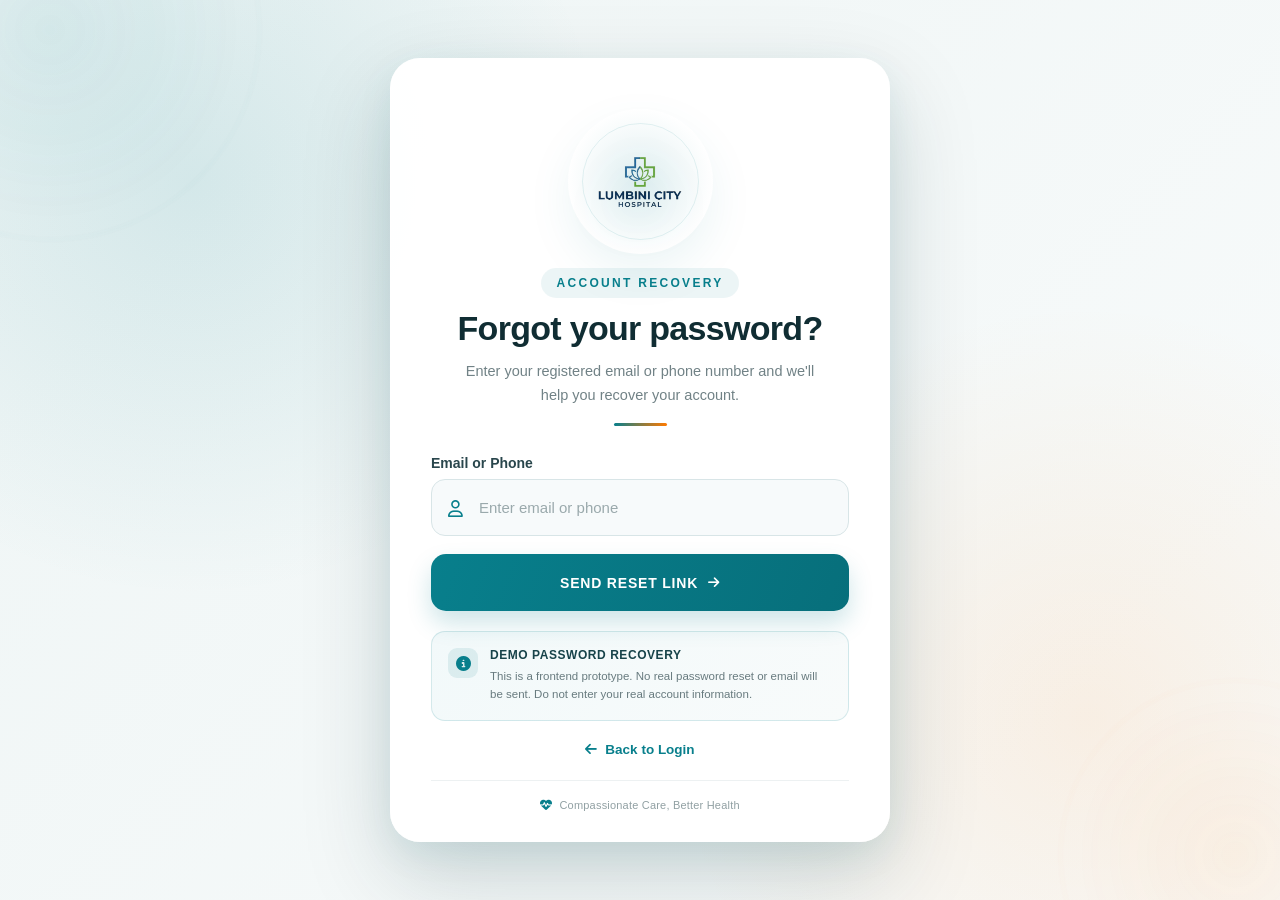
<file: forgot.html>
<!DOCTYPE html>
<html lang="en">

<head>

    <meta charset="UTF-8">

    <meta
        name="viewport"
        content="width=device-width, initial-scale=1.0">

    <title>Forgot Password | Lumbini City Hospital</title>

    <!-- Font Awesome -->
    <link
        rel="stylesheet"
        href="https://cdnjs.cloudflare.com/ajax/libs/font-awesome/6.7.2/css/all.min.css">

    <!-- Shared Login CSS -->
    <link rel="stylesheet" href="login.css">

</head>

<body>

    <!-- =====================================================
         FORGOT PASSWORD PAGE
    ====================================================== -->

    <main class="forgot-page">

        <!-- Background decoration -->
        <div class="forgot-bg-shape forgot-bg-one"></div>
        <div class="forgot-bg-shape forgot-bg-two"></div>


        <!-- =================================================
             FORGOT PASSWORD CARD
        ================================================== -->

        <section class="forgot-card">

            <!-- Hospital Logo -->
            <div class="forgot-logo">

                <div class="forgot-logo-glow"></div>

                <img
                    src="image/logo-removebg-preview.png"
                    alt="Lumbini City Hospital">

            </div>


            <!-- Heading -->
            <div class="forgot-heading">

                <span>ACCOUNT RECOVERY</span>

                <h1>Forgot your password?</h1>

                <p>
                    Enter your registered email or phone number
                    and we'll help you recover your account.
                </p>

            </div>


            <!-- =================================================
                 RESET PASSWORD FORM
            ================================================== -->

            <form
                class="forgot-form"
                id="forgotForm">

                <!-- Email / Phone -->
                <div class="forgot-field">

                    <label for="forgotEmail">
                        Email or Phone
                    </label>

                    <div class="forgot-input">

                        <i class="fa-regular fa-user"></i>

                        <input
                            type="text"
                            id="forgotEmail"
                            placeholder="Enter email or phone"
                            autocomplete="username"
                            required>

                    </div>

                </div>


                <!-- Submit Button -->
                <button
                    type="submit"
                    class="forgot-submit">

                    <span>SEND RESET LINK</span>

                    <i class="fa-solid fa-arrow-right"></i>

                </button>

            </form>


            <!-- =================================================
                 SUCCESS MESSAGE
            ================================================== -->

            <div
                class="forgot-success"
                id="forgotSuccess">

                <div class="forgot-success-icon">

                    <i class="fa-solid fa-check"></i>

                </div>

                <div>

                    <strong>Demo Reset Request Sent</strong>

                    <p>
                        This prototype does not send a real email
                        or SMS. Your reset request was simulated.
                    </p>

                </div>

            </div>


            <!-- =================================================
                 DEMO NOTICE
            ================================================== -->

            <div class="forgot-demo">

                <div class="forgot-demo-icon">

                    <i class="fa-solid fa-circle-info"></i>

                </div>

                <div>

                    <strong>DEMO PASSWORD RECOVERY</strong>

                    <p>
                        This is a frontend prototype.
                        No real password reset or email will be sent.
                        Do not enter your real account information.
                    </p>

                </div>

            </div>


            <!-- Back To Login -->
            <a
                href="login.html"
                class="back-login">

                <i class="fa-solid fa-arrow-left"></i>

                <span>Back to Login</span>

            </a>


            <!-- Footer -->
            <div class="forgot-footer">

                <i class="fa-solid fa-heart-pulse"></i>

                <span>
                    Compassionate Care, Better Health
                </span>

            </div>

        </section>

    </main>


    <!-- Forgot Password JavaScript -->
    <script src="login.js"></script>

</body>

</html>
</file>
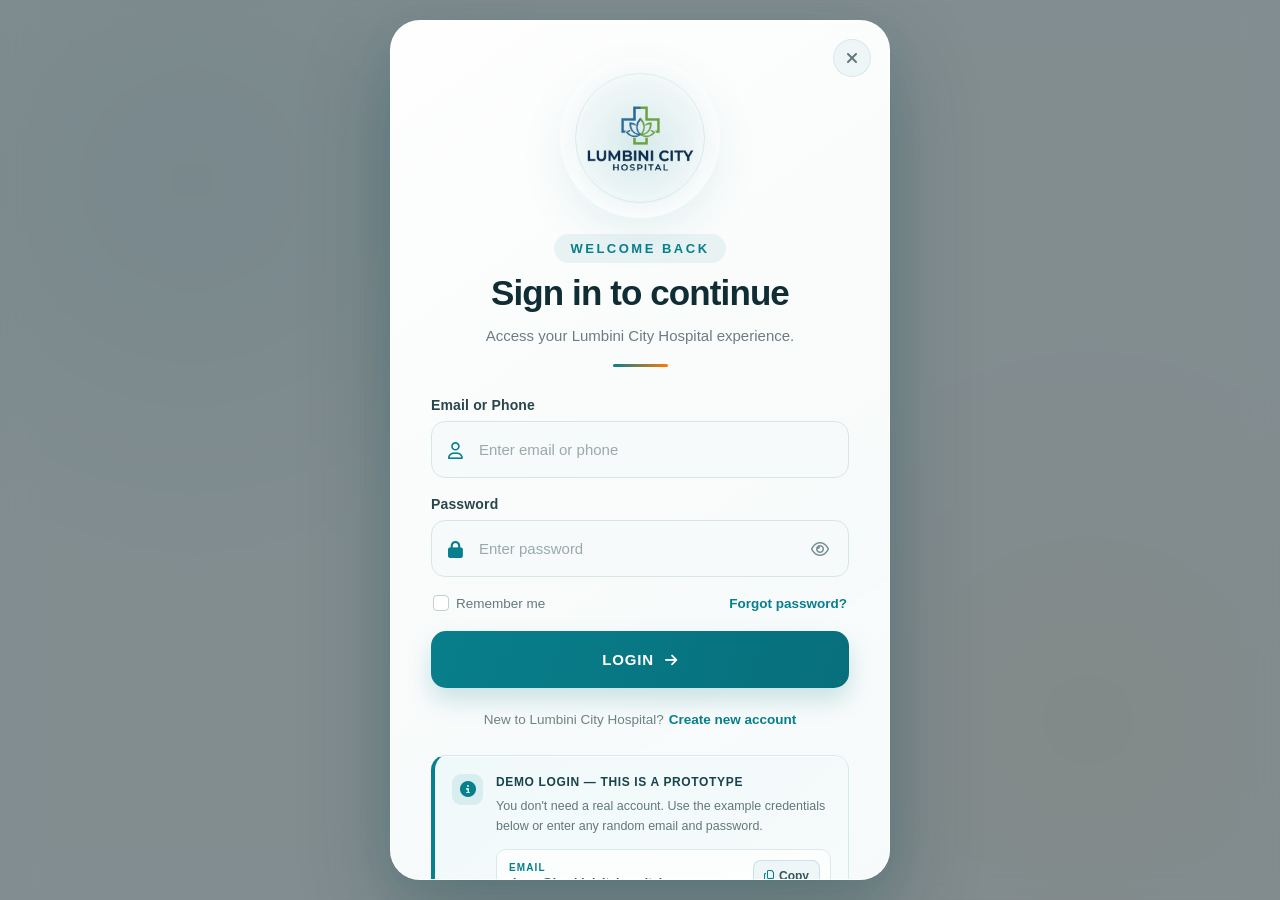
<file: login.html>
<!DOCTYPE html>
<html lang="en">

<head>

    <meta charset="UTF-8">

    <meta name="viewport"
          content="width=device-width, initial-scale=1.0">

    <title>Lumbini City Hospital | Login</title>

    <link
        rel="stylesheet"
        href="https://cdnjs.cloudflare.com/ajax/libs/font-awesome/6.7.2/css/all.min.css">

    <link rel="stylesheet" href="login.css">

</head>

<body>

<div class="login-overlay" id="loginOverlay">

    <div class="login-popup">

        <button
            class="login-close"
            id="loginClose"
            type="button"
            aria-label="Close login">

            <i class="fa-solid fa-xmark"></i>

        </button>


        <!-- LOGO -->

        <div class="login-logo">

            <img
                src="image/logo-removebg-preview.png"
                alt="Lumbini City Hospital">

        </div>


        <!-- HEADING -->

        <div class="login-heading">

            <span>WELCOME BACK</span>

            <h2>Sign in to continue</h2>

            <p>
                Access your Lumbini City Hospital experience.
            </p>

        </div>


        <!-- LOGIN FORM -->

        <form class="login-form" id="loginForm">


            <!-- EMAIL / PHONE -->

            <div class="login-field">

                <label for="loginEmail">
                    Email or Phone
                </label>

                <div class="input-box">

                    <i class="fa-regular fa-user"></i>

                    <input
                        type="text"
                        id="loginEmail"
                        placeholder="Enter email or phone"
                        autocomplete="username"
                        required>

                </div>

            </div>


            <!-- PASSWORD -->

            <div class="login-field">

                <label for="loginPassword">
                    Password
                </label>

                <div class="input-box">

                    <i class="fa-solid fa-lock"></i>

                    <input
                        type="password"
                        id="loginPassword"
                        placeholder="Enter password"
                        autocomplete="current-password"
                        required>

                    <button
                        type="button"
                        class="password-toggle"
                        id="passwordToggle"
                        aria-label="Show password">

                        <i class="fa-regular fa-eye"></i>

                    </button>

                </div>

            </div>


            <!-- OPTIONS -->

            <div class="login-options">

                <label class="remember-me">

                    <input
                        type="checkbox"
                        id="rememberMe">

                    <span>
                        Remember me
                    </span>

                </label>

                <a href="forgot.html">
                    Forgot password?
                </a>

            </div>


            <!-- LOGIN -->

            <button
                class="login-submit"
                type="submit">

                <span>LOGIN</span>

                <i class="fa-solid fa-arrow-right"></i>

            </button>


            <!-- CREATE ACCOUNT -->

            <div class="create-account">

                <span>
                    New to Lumbini City Hospital?
                </span>

                <a href="create.html">
                    Create new account
                </a>

            </div>

        </form>


        <!-- DEMO NOTICE -->

        <div class="demo-notice">

            <div class="demo-notice-icon">

                <i class="fa-solid fa-circle-info"></i>

            </div>


            <div class="demo-notice-content">

                <strong>
                    DEMO LOGIN — THIS IS A PROTOTYPE
                </strong>

                <p>
                    You don't need a real account. Use the example
                    credentials below or enter any random email and password.
                </p>


                <div class="demo-credentials">


                    <!-- DEMO EMAIL -->

                    <div class="demo-credential">

                        <div>

                            <small>
                                EMAIL
                            </small>

                            <span>
                                demo@lumbinicityhospital.com
                            </span>

                        </div>


                        <button
                            type="button"
                            class="copy-demo"
                            data-copy="demo@lumbinicityhospital.com">

                            <i class="fa-regular fa-copy"></i>

                            <span>
                                Copy
                            </span>

                        </button>

                    </div>


                    <!-- DEMO PASSWORD -->

                    <div class="demo-credential">

                        <div>

                            <small>
                                PASSWORD
                            </small>

                            <span>
                                Demo@12345
                            </span>

                        </div>


                        <button
                            type="button"
                            class="copy-demo"
                            data-copy="Demo@12345">

                            <i class="fa-regular fa-copy"></i>

                            <span>
                                Copy
                            </span>

                        </button>

                    </div>

                </div>


                <em>
                    Please don't use your real password.
                </em>

            </div>

        </div>

    </div>

</div>


<script src="login.js"></script>

</body>

</html>
</file>
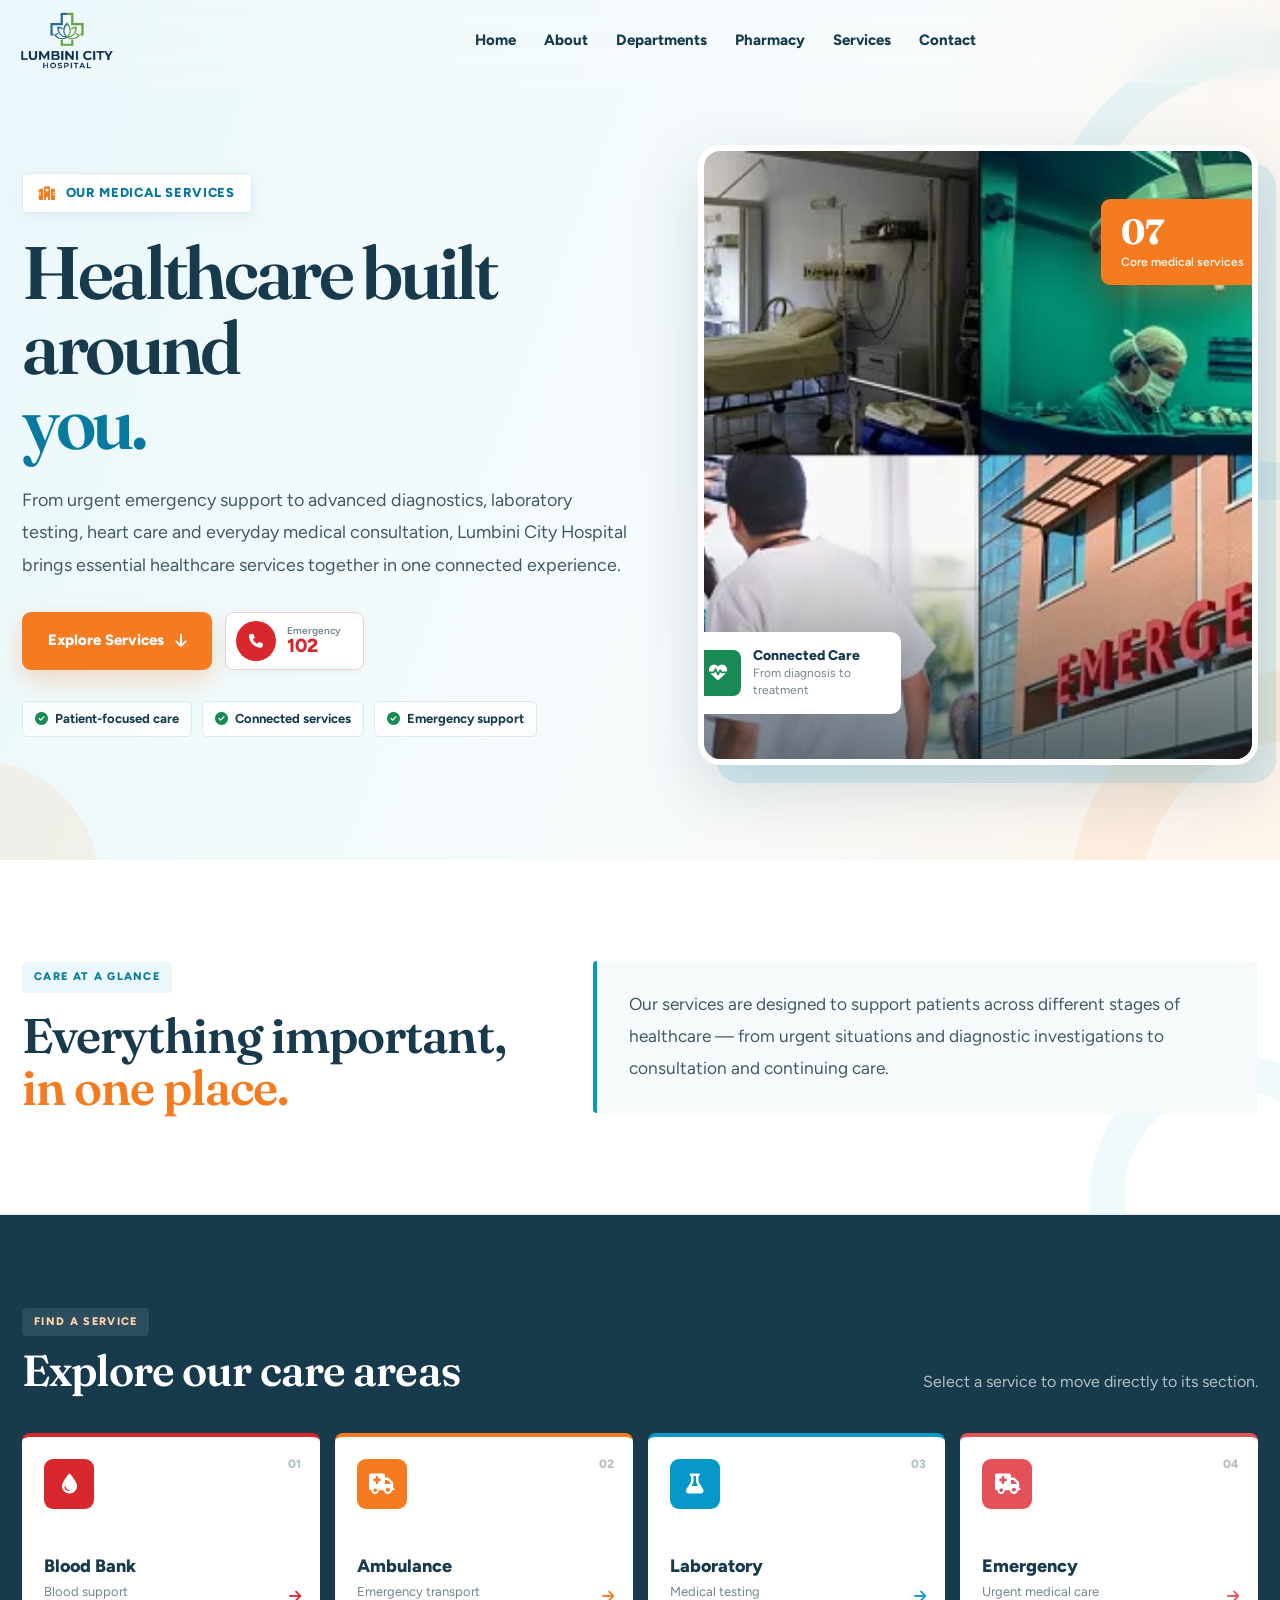
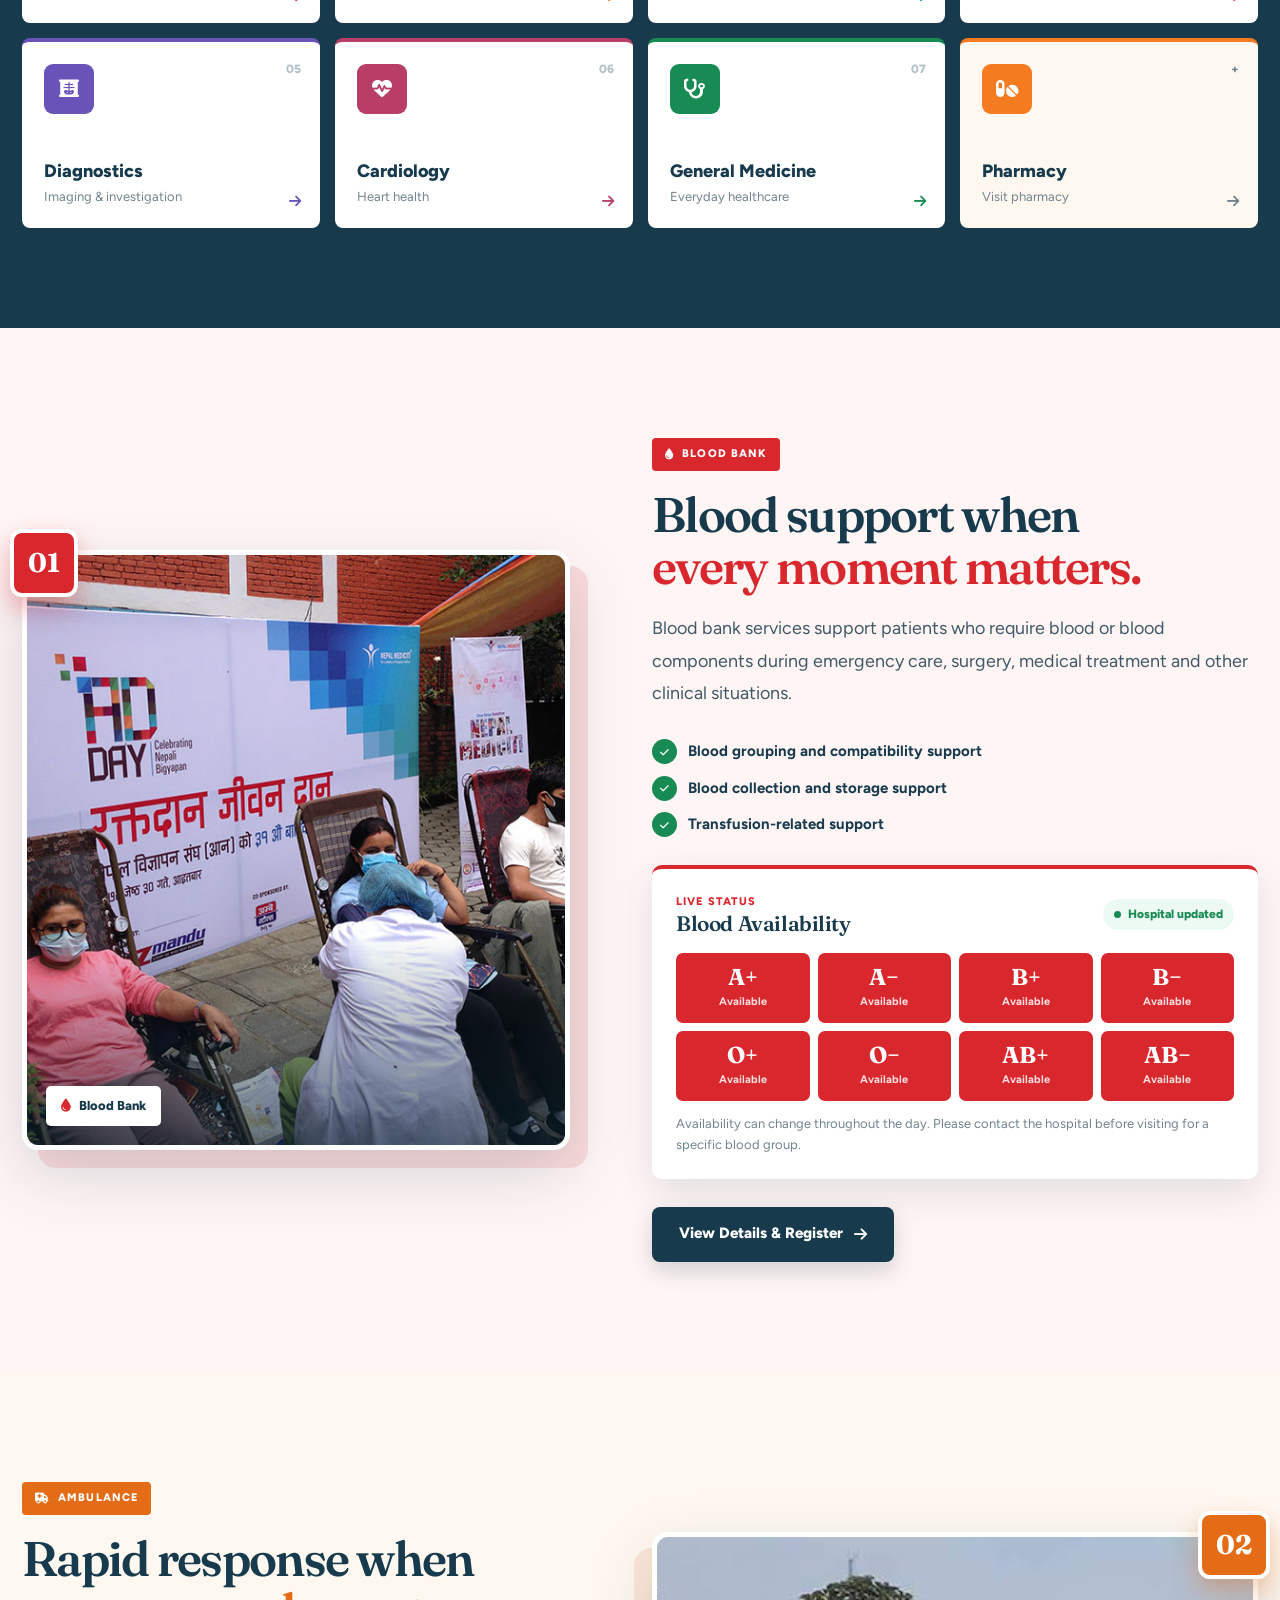
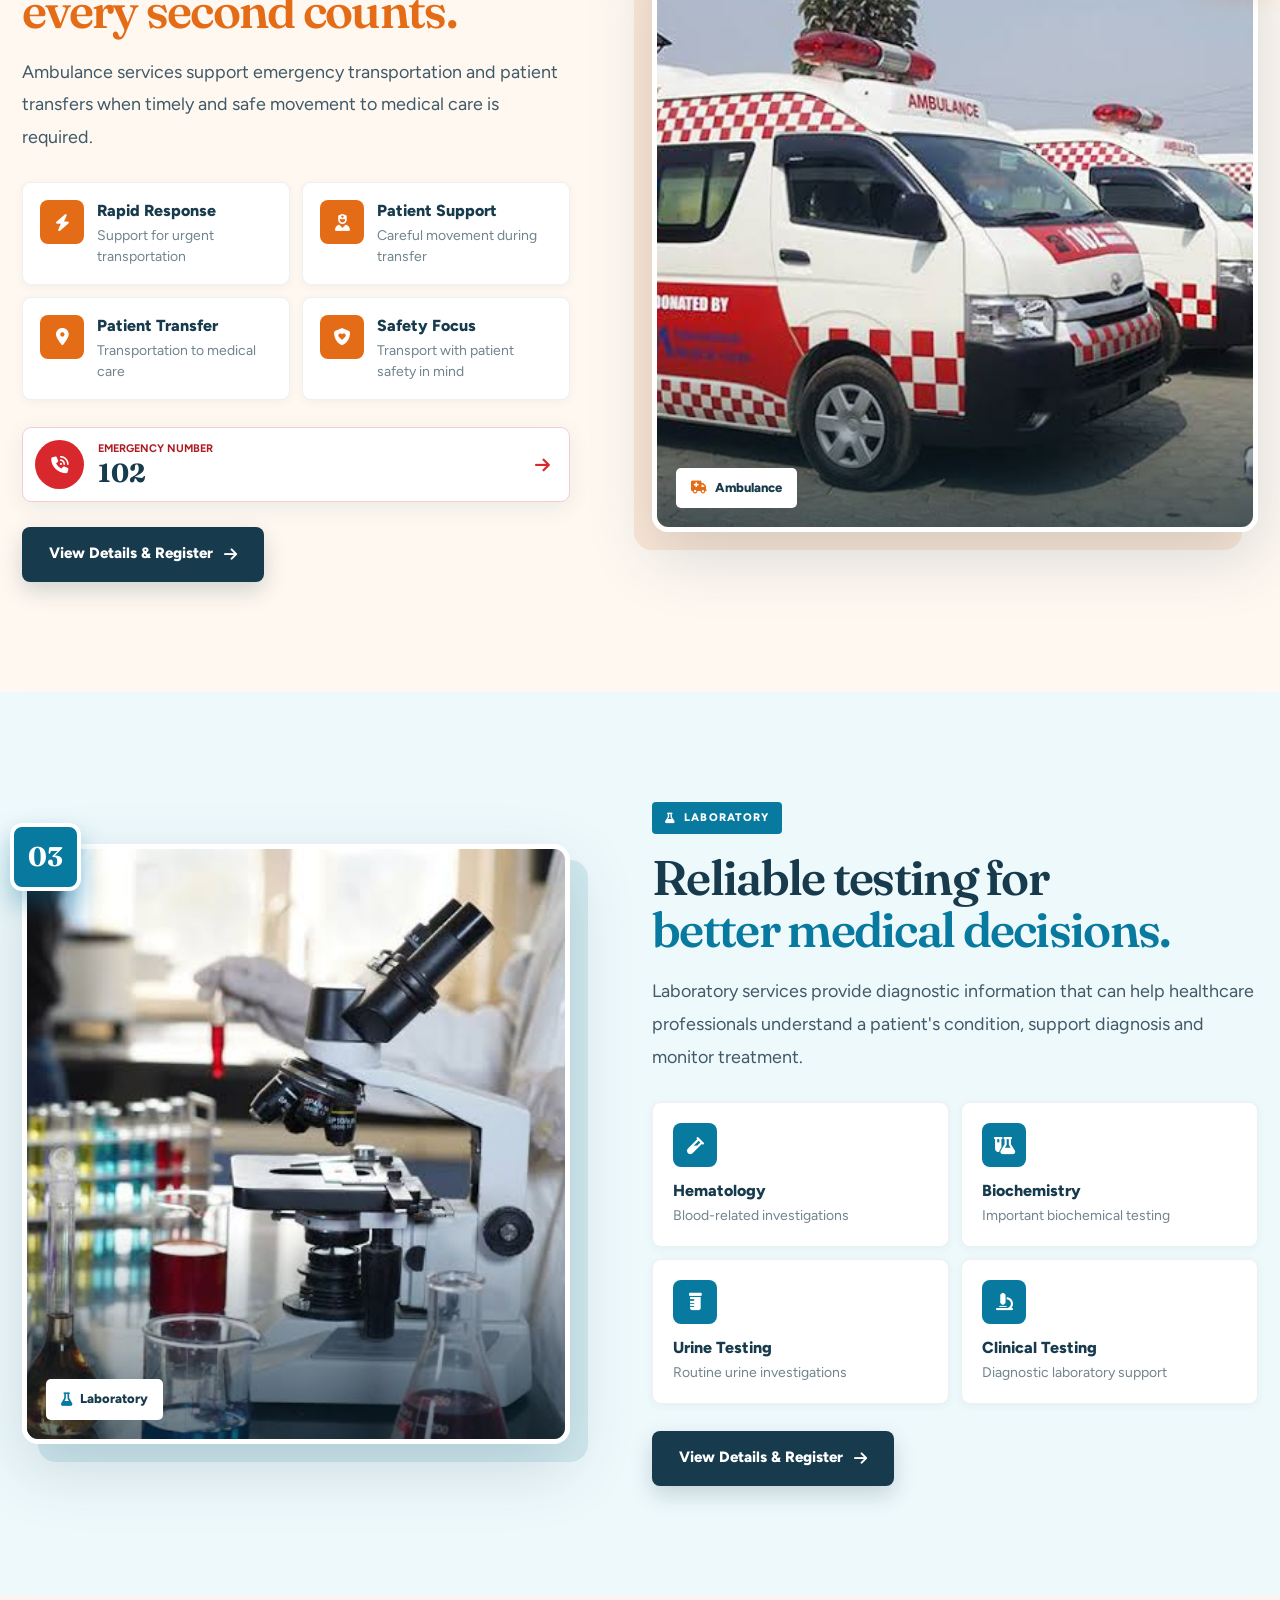
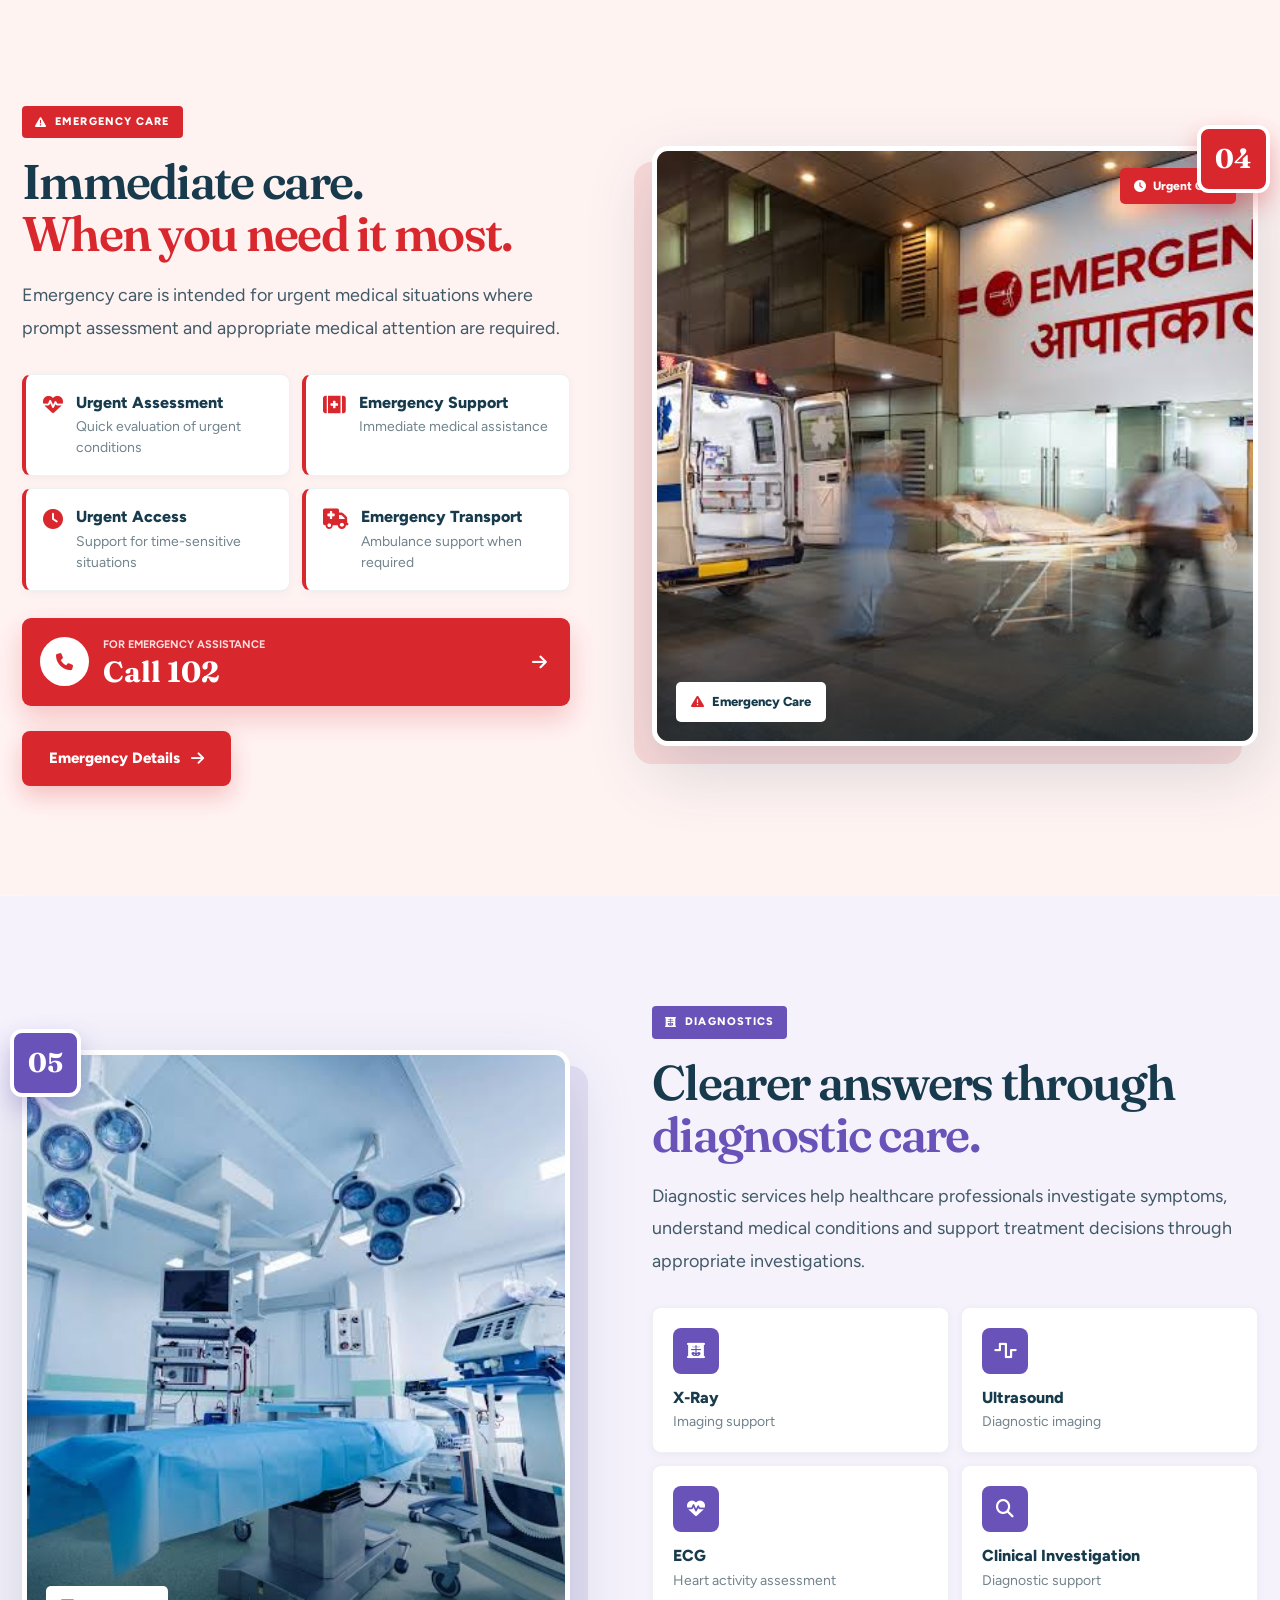
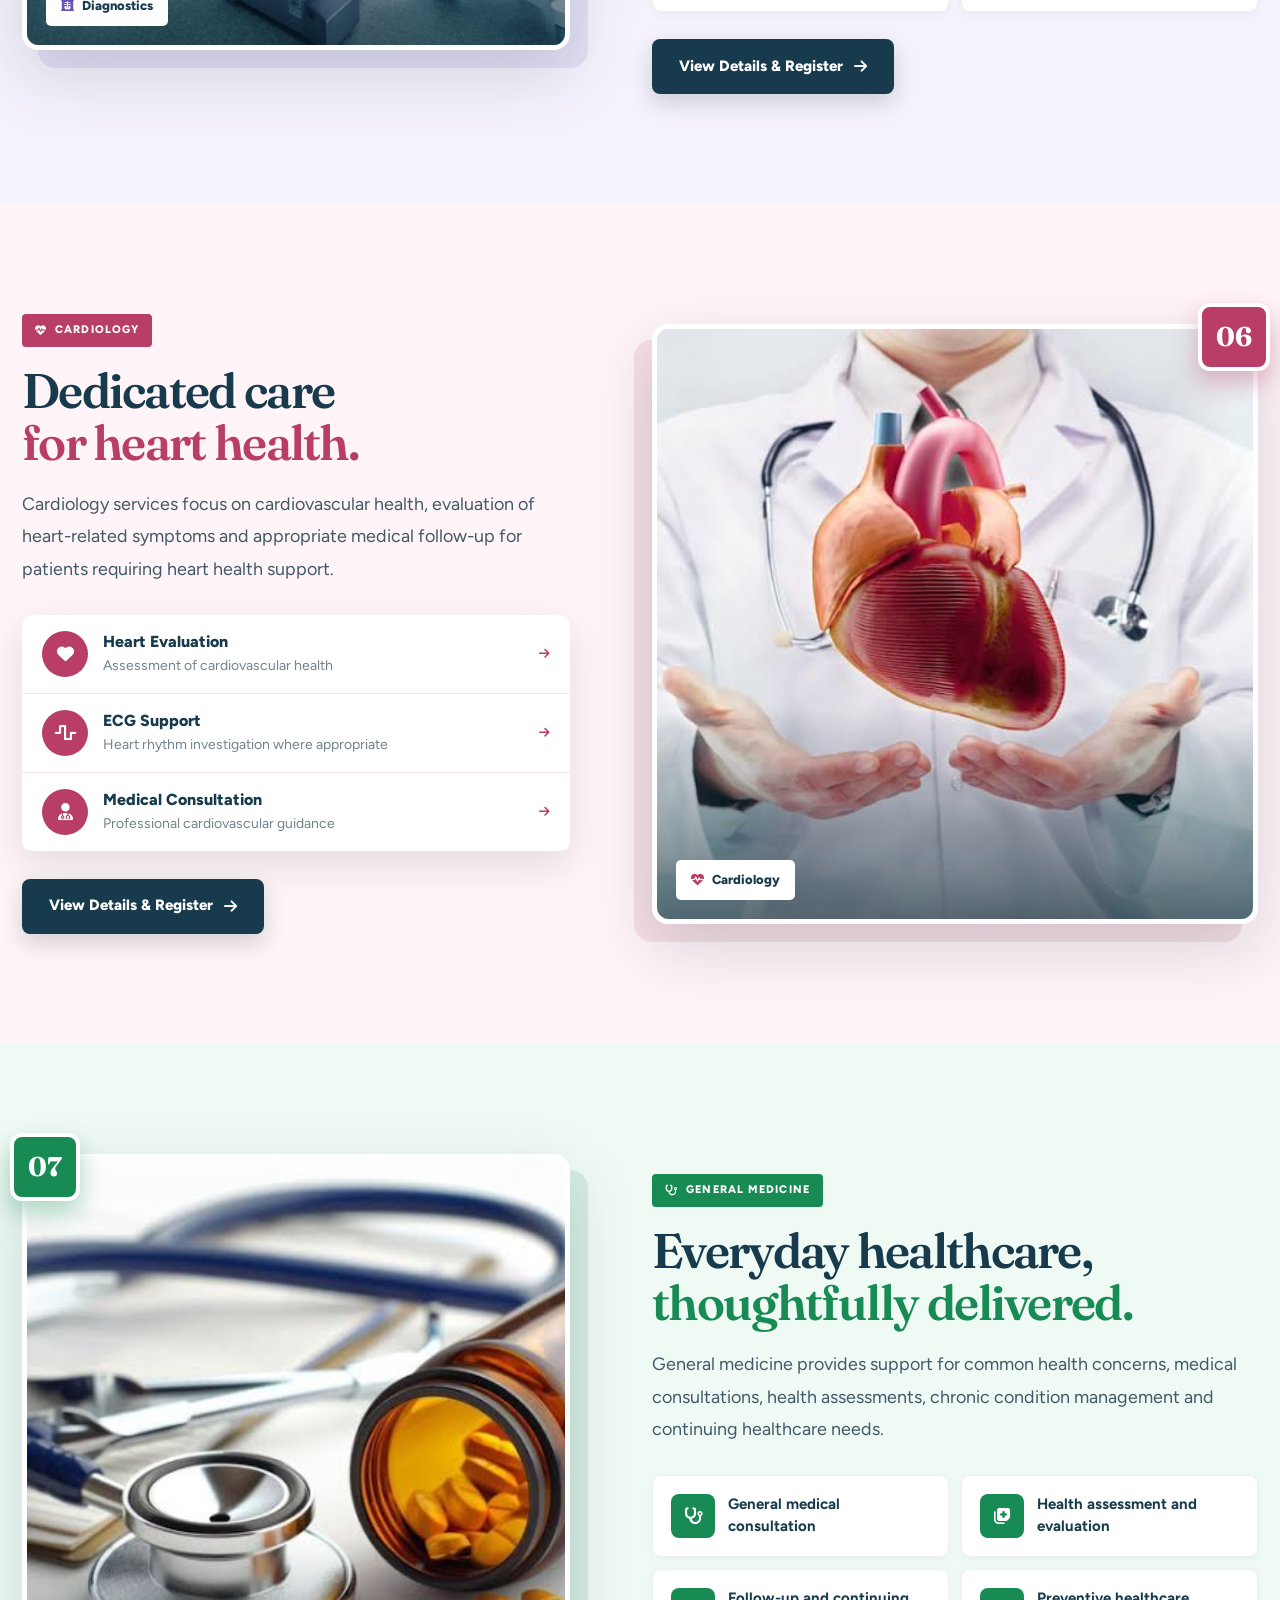
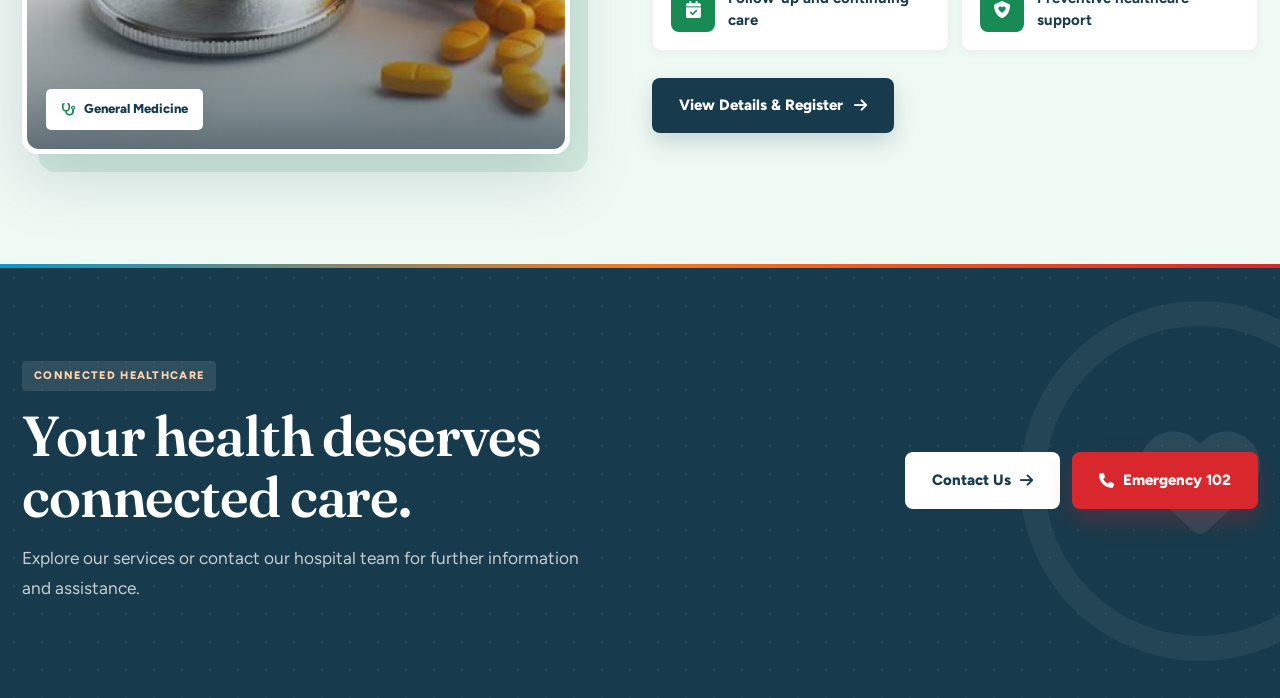
<file: service.html>
<!DOCTYPE html>
<html lang="en">
<head>

    <meta charset="UTF-8">
    <meta name="viewport" content="width=device-width, initial-scale=1.0">

    <title>Medical Services | Lumbini City Hospital</title>

    <meta
        name="description"
        content="Explore medical services at Lumbini City Hospital including emergency care, ambulance, laboratory, diagnostics, cardiology, blood bank and general medicine."
    >

    <!-- FONT AWESOME -->
    <link
        rel="stylesheet"
        href="https://cdnjs.cloudflare.com/ajax/libs/font-awesome/6.7.2/css/all.min.css"
    >

    <!-- SERVICE CSS -->
    <link rel="stylesheet" href="service.css">

</head>

<body>


    <div class="page-loader" id="pageLoader">
    <div class="loader-content">
        <div class="loader-logo">
            <img src="image/logo-removebg-preview.png" alt="Lumbini City Hospital">
        </div>

        <div class="loader-ring"></div>

        <p>Preparing services</p>
    </div>
</div>



<!-- =========================================================
     NAVBAR
========================================================= -->

<header class="navbar" id="navbar">

    <div class="nav-container">


        <!-- LOGO -->

        <a
            href="index.html#home"
            class="logo"
            aria-label="Lumbini City Hospital Home"
        >

            <img
                src="image/logo-removebg-preview.png"
                alt="Lumbini City Hospital Logo"
            >

        </a>



        <!-- DESKTOP NAVIGATION -->

        <nav class="nav-menu">

            <a href="index.html#home">
                Home
            </a>

            <a href="index.html#why-choose-us">
                About
            </a>

            <a href="index.html#departments">
                Departments
            </a>

            <a href="pharmacy.html">
                Pharmacy
            </a>

            <a
                href="service.html"
                class="active"
            >
                Services
            </a>

            <a href="index.html#contact">
                Contact
            </a>

        </nav>



        <!-- MOBILE MENU BUTTON -->

        <button
            class="menu-toggle"
            id="menuToggle"
            type="button"
            aria-label="Open menu"
            aria-expanded="false"
        >

            <i class="fa-solid fa-bars"></i>

        </button>

    </div>

</header>



<!-- =========================================================
     MOBILE OVERLAY
========================================================= -->

<div
    class="mobile-overlay"
    id="mobileOverlay"
></div>



<!-- =========================================================
     MOBILE SIDE MENU
========================================================= -->

<aside
    class="mobile-menu"
    id="mobileMenu"
>

    <div class="mobile-menu-header">

        <a
            href="index.html#home"
            class="mobile-logo"
        >

            <img
                src="image/logo-removebg-preview.png"
                alt="Lumbini City Hospital Logo"
            >

        </a>


        <button
            class="close-menu"
            id="closeMenu"
            type="button"
            aria-label="Close menu"
        >

            <i class="fa-solid fa-xmark"></i>

        </button>

    </div>



    <nav class="mobile-links">

        <a href="index.html#home">

            <i class="fa-solid fa-house"></i>

            <span>
                Home
            </span>

            <i class="fa-solid fa-chevron-right arrow"></i>

        </a>


        <a href="index.html#why-choose-us">

            <i class="fa-solid fa-hospital"></i>

            <span>
                About
            </span>

            <i class="fa-solid fa-chevron-right arrow"></i>

        </a>


        <a href="index.html#departments">

            <i class="fa-solid fa-stethoscope"></i>

            <span>
                Departments
            </span>

            <i class="fa-solid fa-chevron-right arrow"></i>

        </a>


        <a href="pharmacy.html">

            <i class="fa-solid fa-pills"></i>

            <span>
                Pharmacy
            </span>

            <i class="fa-solid fa-chevron-right arrow"></i>

        </a>


        <a
            href="service.html"
            class="active"
        >

            <i class="fa-solid fa-hand-holding-medical"></i>

            <span>
                Services
            </span>

            <i class="fa-solid fa-chevron-right arrow"></i>

        </a>


        <a href="index.html#contact">

            <i class="fa-solid fa-phone"></i>

            <span>
                Contact
            </span>

            <i class="fa-solid fa-chevron-right arrow"></i>

        </a>

    </nav>



    <div class="mobile-menu-emergency">

        <div class="mobile-emergency-icon">

            <i class="fa-solid fa-phone-volume"></i>

        </div>

        <div>

            <small>
                EMERGENCY ASSISTANCE
            </small>

            <strong>
                102
            </strong>

        </div>

        <a href="tel:102">

            <i class="fa-solid fa-arrow-right"></i>

        </a>

    </div>



    <div class="mobile-footer">

        <i class="fa-solid fa-heart-pulse"></i>

        <span>
            Compassionate Care, Better Health
        </span>

    </div>

</aside>



<!-- =========================================================
     HERO
========================================================= -->

<section class="service-hero">

    <div class="hero-background-shape shape-one"></div>
    <div class="hero-background-shape shape-two"></div>


    <div class="hero-content reveal">

        <div class="hero-eyebrow">

            <span class="eyebrow-line"></span>

            <i class="fa-solid fa-hospital"></i>

            OUR MEDICAL SERVICES

        </div>


        <h1>

            Healthcare built around
            <span>you.</span>

        </h1>


        <p>

            From urgent emergency support to advanced diagnostics,
            laboratory testing, heart care and everyday medical
            consultation, Lumbini City Hospital brings essential
            healthcare services together in one connected experience.

        </p>


        <div class="hero-buttons">

            <a
                href="#services"
                class="hero-primary"
            >

                Explore Services

                <i class="fa-solid fa-arrow-down"></i>

            </a>


            <a
                href="tel:102"
                class="hero-emergency"
            >

                <span class="phone-pulse">

                    <i class="fa-solid fa-phone"></i>

                </span>

                <span>

                    <small>
                        Emergency
                    </small>

                    <strong>
                        102
                    </strong>

                </span>

            </a>

        </div>


        <div class="hero-trust">

            <div class="trust-item">

                <i class="fa-solid fa-circle-check"></i>

                <span>
                    Patient-focused care
                </span>

            </div>


            <div class="trust-item">

                <i class="fa-solid fa-circle-check"></i>

                <span>
                    Connected services
                </span>

            </div>


            <div class="trust-item">

                <i class="fa-solid fa-circle-check"></i>

                <span>
                    Emergency support
                </span>

            </div>

        </div>

    </div>



    <div class="hero-visual reveal">

        <div class="hero-image-frame">

            <div class="image-glow"></div>

            <img
                src="image/service.webp"
                alt="Medical services at Lumbini City Hospital"
            >


            <div class="hero-image-overlay"></div>


            <div class="hero-floating-card">

                <div class="floating-card-icon">

                    <i class="fa-solid fa-heart-pulse"></i>

                </div>

                <div>

                    <strong>
                        Connected Care
                    </strong>

                    <span>
                        From diagnosis to treatment
                    </span>

                </div>

            </div>


            <div class="hero-stat-card">

                <strong>
                    07
                </strong>

                <span>
                    Core medical
                    services
                </span>

            </div>

        </div>


        <div class="hero-orbit orbit-one"></div>
        <div class="hero-orbit orbit-two"></div>

    </div>

</section>



<!-- =========================================================
     SERVICE INTRO
========================================================= -->

<section class="service-intro">

    <div class="intro-container">


        <div class="intro-heading reveal">

            <span>
                CARE AT A GLANCE
            </span>

            <h2>
                Everything important,
                <strong>in one place.</strong>
            </h2>

        </div>


        <div class="intro-text reveal">

            <p>

                Our services are designed to support patients
                across different stages of healthcare — from
                urgent situations and diagnostic investigations
                to consultation and continuing care.

            </p>

        </div>

    </div>

</section>



<!-- =========================================================
     QUICK SERVICE NAVIGATION
========================================================= -->

<section class="quick-services">

    <div class="quick-container">


        <div class="quick-top reveal">

            <div>

                <span>
                    FIND A SERVICE
                </span>

                <h2>
                    Explore our care areas
                </h2>

            </div>

            <p>
                Select a service to move directly to its section.
            </p>

        </div>


        <div class="quick-grid">


            <a
                href="#blood-bank"
                class="quick-card active"
            >

                <span class="quick-number">
                    01
                </span>

                <div class="quick-icon blood">
                    <i class="fa-solid fa-droplet"></i>
                </div>

                <strong>
                    Blood Bank
                </strong>

                <small>
                    Blood support
                </small>

                <i class="fa-solid fa-arrow-right quick-arrow"></i>

            </a>



            <a
                href="#ambulance"
                class="quick-card"
            >

                <span class="quick-number">
                    02
                </span>

                <div class="quick-icon ambulance">
                    <i class="fa-solid fa-truck-medical"></i>
                </div>

                <strong>
                    Ambulance
                </strong>

                <small>
                    Emergency transport
                </small>

                <i class="fa-solid fa-arrow-right quick-arrow"></i>

            </a>



            <a
                href="#laboratory"
                class="quick-card"
            >

                <span class="quick-number">
                    03
                </span>

                <div class="quick-icon">
                    <i class="fa-solid fa-flask"></i>
                </div>

                <strong>
                    Laboratory
                </strong>

                <small>
                    Medical testing
                </small>

                <i class="fa-solid fa-arrow-right quick-arrow"></i>

            </a>



            <a
                href="#emergency"
                class="quick-card"
            >

                <span class="quick-number">
                    04
                </span>

                <div class="quick-icon emergency">
                    <i class="fa-solid fa-truck-medical"></i>
                </div>

                <strong>
                    Emergency
                </strong>

                <small>
                    Urgent medical care
                </small>

                <i class="fa-solid fa-arrow-right quick-arrow"></i>

            </a>



            <a
                href="#diagnostics"
                class="quick-card"
            >

                <span class="quick-number">
                    05
                </span>

                <div class="quick-icon">
                    <i class="fa-solid fa-x-ray"></i>
                </div>

                <strong>
                    Diagnostics
                </strong>

                <small>
                    Imaging & investigation
                </small>

                <i class="fa-solid fa-arrow-right quick-arrow"></i>

            </a>



            <a
                href="#cardiology"
                class="quick-card"
            >

                <span class="quick-number">
                    06
                </span>

                <div class="quick-icon heart">
                    <i class="fa-solid fa-heart-pulse"></i>
                </div>

                <strong>
                    Cardiology
                </strong>

                <small>
                    Heart health
                </small>

                <i class="fa-solid fa-arrow-right quick-arrow"></i>

            </a>



            <a
                href="#general-medicine"
                class="quick-card"
            >

                <span class="quick-number">
                    07
                </span>

                <div class="quick-icon">
                    <i class="fa-solid fa-stethoscope"></i>
                </div>

                <strong>
                    General Medicine
                </strong>

                <small>
                    Everyday healthcare
                </small>

                <i class="fa-solid fa-arrow-right quick-arrow"></i>

            </a>



            <a
                href="pharmacy.html"
                class="quick-card pharmacy-card"
            >

                <span class="quick-number">
                    +
                </span>

                <div class="quick-icon">
                    <i class="fa-solid fa-pills"></i>
                </div>

                <strong>
                    Pharmacy
                </strong>

                <small>
                    Visit pharmacy
                </small>

                <i class="fa-solid fa-arrow-right quick-arrow"></i>

            </a>

        </div>

    </div>

</section>



<!-- =========================================================
     MAIN SERVICES
========================================================= -->

<main id="services">



<!-- =========================================================
     BLOOD BANK
========================================================= -->

<section
    class="service-section blood-section reveal"
    id="blood-bank"
>

    <div class="service-media">

        <div class="media-number">
            01
        </div>

        <img
            src="image/donation1.jpg"
            alt="Blood Bank service"
        >

        <div class="media-gradient"></div>

        <div class="media-label">

            <i class="fa-solid fa-droplet"></i>

            Blood Bank

        </div>

    </div>


    <div class="service-details">

        <span class="service-eyebrow">

            <i class="fa-solid fa-droplet"></i>

            BLOOD BANK

        </span>


        <h2>

            Blood support when
            <span>every moment matters.</span>

        </h2>


        <p class="service-description">

            Blood bank services support patients who require
            blood or blood components during emergency care,
            surgery, medical treatment and other clinical
            situations.

        </p>


        <div class="service-check-list">

            <div>

                <i class="fa-solid fa-check"></i>

                <span>
                    Blood grouping and compatibility support
                </span>

            </div>

            <div>

                <i class="fa-solid fa-check"></i>

                <span>
                    Blood collection and storage support
                </span>

            </div>

            <div>

                <i class="fa-solid fa-check"></i>

                <span>
                    Transfusion-related support
                </span>

            </div>

        </div>


        <div class="availability-panel">

            <div class="availability-top">

                <div>

                    <span>
                        LIVE STATUS
                    </span>

                    <h3>
                        Blood Availability
                    </h3>

                </div>

                <div class="availability-status">

                    <span></span>

                    Hospital updated

                </div>

            </div>


            <div class="blood-grid">

                <div class="blood-type available">

                    <strong>A+</strong>

                    <span>
                        Available
                    </span>

                </div>

                <div class="blood-type available">

                    <strong>A−</strong>

                    <span>
                        Available
                    </span>

                </div>

                <div class="blood-type available">

                    <strong>B+</strong>

                    <span>
                        Available
                    </span>

                </div>

                <div class="blood-type available">

                    <strong>B−</strong>

                    <span>
                        Available
                    </span>

                </div>

                <div class="blood-type available">

                    <strong>O+</strong>

                    <span>
                        Available
                    </span>

                </div>

                <div class="blood-type available">

                    <strong>O−</strong>

                    <span>
                        Available
                    </span>

                </div>

                <div class="blood-type available">

                    <strong>AB+</strong>

                    <span>
                        Available
                    </span>

                </div>

                <div class="blood-type available">

                    <strong>AB−</strong>

                    <span>
                        Available
                    </span>

                </div>

            </div>


            <p class="availability-note">

                Availability can change throughout the day.
                Please contact the hospital before visiting
                for a specific blood group.

            </p>

        </div>


        <button
            class="service-action"
            data-service="blood-bank"
        >

            <span>
                View Details & Register
            </span>

            <i class="fa-solid fa-arrow-right"></i>

        </button>

    </div>

</section>



<!-- =========================================================
     AMBULANCE
========================================================= -->

<section
    class="service-section reverse reveal"
    id="ambulance"
>

    <div class="service-media">

        <div class="media-number">
            02
        </div>

        <img
            src="image/ambulance1.jpg"
            alt="Hospital Ambulance"
        >

        <div class="media-gradient"></div>

        <div class="media-label emergency-media-label">

            <i class="fa-solid fa-truck-medical"></i>

            Ambulance

        </div>

    </div>


    <div class="service-details">

        <span class="service-eyebrow">

            <i class="fa-solid fa-truck-medical"></i>

            AMBULANCE

        </span>


        <h2>

            Rapid response when
            <span>every second counts.</span>

        </h2>


        <p class="service-description">

            Ambulance services support emergency transportation
            and patient transfers when timely and safe movement
            to medical care is required.

        </p>


        <div class="feature-card-grid">

            <div class="feature-card">

                <div class="feature-icon">
                    <i class="fa-solid fa-bolt"></i>
                </div>

                <div>

                    <strong>
                        Rapid Response
                    </strong>

                    <span>
                        Support for urgent transportation
                    </span>

                </div>

            </div>


            <div class="feature-card">

                <div class="feature-icon">
                    <i class="fa-solid fa-user-nurse"></i>
                </div>

                <div>

                    <strong>
                        Patient Support
                    </strong>

                    <span>
                        Careful movement during transfer
                    </span>

                </div>

            </div>


            <div class="feature-card">

                <div class="feature-icon">
                    <i class="fa-solid fa-location-dot"></i>
                </div>

                <div>

                    <strong>
                        Patient Transfer
                    </strong>

                    <span>
                        Transportation to medical care
                    </span>

                </div>

            </div>


            <div class="feature-card">

                <div class="feature-icon">
                    <i class="fa-solid fa-shield-heart"></i>
                </div>

                <div>

                    <strong>
                        Safety Focus
                    </strong>

                    <span>
                        Transport with patient safety in mind
                    </span>

                </div>

            </div>

        </div>


        <a
            href="tel:102"
            class="emergency-strip"
        >

            <div class="emergency-strip-icon">

                <i class="fa-solid fa-phone-volume"></i>

            </div>

            <div>

                <small>
                    EMERGENCY NUMBER
                </small>

                <strong>
                    102
                </strong>

            </div>

            <i class="fa-solid fa-arrow-right"></i>

        </a>


        <button
            class="service-action"
            data-service="ambulance"
        >

            <span>
                View Details & Register
            </span>

            <i class="fa-solid fa-arrow-right"></i>

        </button>

    </div>

</section>



<!-- =========================================================
     LABORATORY
========================================================= -->

<section
    class="service-section reveal"
    id="laboratory"
>

    <div class="service-media">

        <div class="media-number">
            03
        </div>

        <img
            src="image/lab.jpg"
            alt="Hospital Laboratory"
        >

        <div class="media-gradient"></div>

        <div class="media-label">

            <i class="fa-solid fa-flask"></i>

            Laboratory

        </div>

    </div>


    <div class="service-details">

        <span class="service-eyebrow">

            <i class="fa-solid fa-flask"></i>

            LABORATORY

        </span>


        <h2>

            Reliable testing for
            <span>better medical decisions.</span>

        </h2>


        <p class="service-description">

            Laboratory services provide diagnostic information
            that can help healthcare professionals understand
            a patient's condition, support diagnosis and monitor
            treatment.

        </p>


        <div class="service-mini-grid">

            <div class="mini-service-card">

                <i class="fa-solid fa-vial"></i>

                <strong>
                    Hematology
                </strong>

                <span>
                    Blood-related investigations
                </span>

            </div>


            <div class="mini-service-card">

                <i class="fa-solid fa-flask-vial"></i>

                <strong>
                    Biochemistry
                </strong>

                <span>
                    Important biochemical testing
                </span>

            </div>


            <div class="mini-service-card">

                <i class="fa-solid fa-prescription-bottle"></i>

                <strong>
                    Urine Testing
                </strong>

                <span>
                    Routine urine investigations
                </span>

            </div>


            <div class="mini-service-card">

                <i class="fa-solid fa-microscope"></i>

                <strong>
                    Clinical Testing
                </strong>

                <span>
                    Diagnostic laboratory support
                </span>

            </div>

        </div>


        <button
            class="service-action"
            data-service="laboratory"
        >

            <span>
                View Details & Register
            </span>

            <i class="fa-solid fa-arrow-right"></i>

        </button>

    </div>

</section>



<!-- =========================================================
     EMERGENCY
========================================================= -->

<section
    class="service-section emergency-section reverse reveal"
    id="emergency"
>

    <div class="service-media emergency-media">

        <div class="media-number">
            04
        </div>

        <img
            src="image/emgency.jpg"
            alt="Hospital Emergency Department"
        >

        <div class="media-gradient"></div>

        <div class="media-label emergency-media-label">

            <i class="fa-solid fa-triangle-exclamation"></i>

            Emergency Care

        </div>

        <div class="emergency-image-badge">

            <i class="fa-solid fa-clock"></i>

            Urgent Care

        </div>

    </div>


    <div class="service-details">

        <span class="service-eyebrow emergency-eyebrow">

            <i class="fa-solid fa-triangle-exclamation"></i>

            EMERGENCY CARE

        </span>


        <h2>

            Immediate care.
            <span>When you need it most.</span>

        </h2>


        <p class="service-description">

            Emergency care is intended for urgent medical
            situations where prompt assessment and appropriate
            medical attention are required.

        </p>


        <div class="emergency-feature-grid">

            <div>

                <i class="fa-solid fa-heart-pulse"></i>

                <div>

                    <strong>
                        Urgent Assessment
                    </strong>

                    <span>
                        Quick evaluation of urgent conditions
                    </span>

                </div>

            </div>


            <div>

                <i class="fa-solid fa-kit-medical"></i>

                <div>

                    <strong>
                        Emergency Support
                    </strong>

                    <span>
                        Immediate medical assistance
                    </span>

                </div>

            </div>


            <div>

                <i class="fa-solid fa-clock"></i>

                <div>

                    <strong>
                        Urgent Access
                    </strong>

                    <span>
                        Support for time-sensitive situations
                    </span>

                </div>

            </div>


            <div>

                <i class="fa-solid fa-truck-medical"></i>

                <div>

                    <strong>
                        Emergency Transport
                    </strong>

                    <span>
                        Ambulance support when required
                    </span>

                </div>

            </div>

        </div>


        <a
            href="tel:102"
            class="emergency-main-call"
        >

            <div class="call-symbol">

                <i class="fa-solid fa-phone"></i>

            </div>

            <div>

                <small>
                    FOR EMERGENCY ASSISTANCE
                </small>

                <strong>
                    Call 102
                </strong>

            </div>

            <i class="fa-solid fa-arrow-right"></i>

        </a>


        <button
            class="service-action emergency-action"
            data-service="emergency"
        >

            <span>
                Emergency Details
            </span>

            <i class="fa-solid fa-arrow-right"></i>

        </button>

    </div>

</section>



<!-- =========================================================
     DIAGNOSTICS
========================================================= -->

<section
    class="service-section reveal"
    id="diagnostics"
>

    <div class="service-media">

        <div class="media-number">
            05
        </div>

        <img
            src="image/daigonosis.jpg"
            alt="Medical Diagnostics"
        >

        <div class="media-gradient"></div>

        <div class="media-label">

            <i class="fa-solid fa-x-ray"></i>

            Diagnostics

        </div>

    </div>


    <div class="service-details">

        <span class="service-eyebrow">

            <i class="fa-solid fa-x-ray"></i>

            DIAGNOSTICS

        </span>


        <h2>

            Clearer answers through
            <span>diagnostic care.</span>

        </h2>


        <p class="service-description">

            Diagnostic services help healthcare professionals
            investigate symptoms, understand medical conditions
            and support treatment decisions through appropriate
            investigations.

        </p>


        <div class="diagnostic-grid">

            <div>

                <div class="diagnostic-icon">
                    <i class="fa-solid fa-x-ray"></i>
                </div>

                <strong>
                    X-Ray
                </strong>

                <span>
                    Imaging support
                </span>

            </div>


            <div>

                <div class="diagnostic-icon">
                    <i class="fa-solid fa-wave-square"></i>
                </div>

                <strong>
                    Ultrasound
                </strong>

                <span>
                    Diagnostic imaging
                </span>

            </div>


            <div>

                <div class="diagnostic-icon">
                    <i class="fa-solid fa-heart-pulse"></i>
                </div>

                <strong>
                    ECG
                </strong>

                <span>
                    Heart activity assessment
                </span>

            </div>


            <div>

                <div class="diagnostic-icon">
                    <i class="fa-solid fa-magnifying-glass"></i>
                </div>

                <strong>
                    Clinical Investigation
                </strong>

                <span>
                    Diagnostic support
                </span>

            </div>

        </div>


        <button
            class="service-action"
            data-service="diagnostics"
        >

            <span>
                View Details & Register
            </span>

            <i class="fa-solid fa-arrow-right"></i>

        </button>

    </div>

</section>



<!-- =========================================================
     CARDIOLOGY
========================================================= -->

<section
    class="service-section reverse reveal"
    id="cardiology"
>

    <div class="service-media">

        <div class="media-number">
            06
        </div>

        <img
            src="image/heart.jpg"
            alt="Cardiology Care"
        >

        <div class="media-gradient"></div>

        <div class="media-label heart-media-label">

            <i class="fa-solid fa-heart-pulse"></i>

            Cardiology

        </div>

    </div>


    <div class="service-details">

        <span class="service-eyebrow heart-eyebrow">

            <i class="fa-solid fa-heart-pulse"></i>

            CARDIOLOGY

        </span>


        <h2>

            Dedicated care
            <span>for heart health.</span>

        </h2>


        <p class="service-description">

            Cardiology services focus on cardiovascular health,
            evaluation of heart-related symptoms and appropriate
            medical follow-up for patients requiring heart health
            support.

        </p>


        <div class="heart-care-list">

            <div>

                <div class="heart-round-icon">

                    <i class="fa-solid fa-heart"></i>

                </div>

                <div>

                    <strong>
                        Heart Evaluation
                    </strong>

                    <span>
                        Assessment of cardiovascular health
                    </span>

                </div>

                <i class="fa-solid fa-arrow-right"></i>

            </div>


            <div>

                <div class="heart-round-icon">

                    <i class="fa-solid fa-wave-square"></i>

                </div>

                <div>

                    <strong>
                        ECG Support
                    </strong>

                    <span>
                        Heart rhythm investigation where appropriate
                    </span>

                </div>

                <i class="fa-solid fa-arrow-right"></i>

            </div>


            <div>

                <div class="heart-round-icon">

                    <i class="fa-solid fa-user-doctor"></i>

                </div>

                <div>

                    <strong>
                        Medical Consultation
                    </strong>

                    <span>
                        Professional cardiovascular guidance
                    </span>

                </div>

                <i class="fa-solid fa-arrow-right"></i>

            </div>

        </div>


        <button
            class="service-action"
            data-service="cardiology"
        >

            <span>
                View Details & Register
            </span>

            <i class="fa-solid fa-arrow-right"></i>

        </button>

    </div>

</section>



<!-- =========================================================
     GENERAL MEDICINE
========================================================= -->

<section
    class="service-section reveal"
    id="general-medicine"
>

    <div class="service-media">

        <div class="media-number">
            07
        </div>

        <img
            src="image/medcine.jpg"
            alt="General Medicine"
        >

        <div class="media-gradient"></div>

        <div class="media-label">

            <i class="fa-solid fa-stethoscope"></i>

            General Medicine

        </div>

    </div>


    <div class="service-details">

        <span class="service-eyebrow">

            <i class="fa-solid fa-stethoscope"></i>

            GENERAL MEDICINE

        </span>


        <h2>

            Everyday healthcare,
            <span>thoughtfully delivered.</span>

        </h2>


        <p class="service-description">

            General medicine provides support for common health
            concerns, medical consultations, health assessments,
            chronic condition management and continuing
            healthcare needs.

        </p>


        <div class="medicine-grid">

            <div>

                <i class="fa-solid fa-stethoscope"></i>

                <span>
                    General medical consultation
                </span>

            </div>


            <div>

                <i class="fa-solid fa-notes-medical"></i>

                <span>
                    Health assessment and evaluation
                </span>

            </div>


            <div>

                <i class="fa-solid fa-calendar-check"></i>

                <span>
                    Follow-up and continuing care
                </span>

            </div>


            <div>

                <i class="fa-solid fa-shield-heart"></i>

                <span>
                    Preventive healthcare support
                </span>

            </div>

        </div>


        <button
            class="service-action"
            data-service="general-medicine"
        >

            <span>
                View Details & Register
            </span>

            <i class="fa-solid fa-arrow-right"></i>

        </button>

    </div>

</section>

</main>



<!-- =========================================================
     FINAL CTA
========================================================= -->

<section class="final-cta">

    <div class="cta-pattern"></div>

    <div class="cta-heart">

        <span></span>

        <i class="fa-solid fa-heart-pulse"></i>

    </div>


    <div class="cta-content">

        <span>
            CONNECTED HEALTHCARE
        </span>

        <h2>
            Your health deserves
            connected care.
        </h2>

        <p>

            Explore our services or contact our hospital
            team for further information and assistance.

        </p>

    </div>


    <div class="cta-buttons">

        <a
            href="index.html#contact"
            class="cta-contact"
        >

            Contact Us

            <i class="fa-solid fa-arrow-right"></i>

        </a>


        <a
            href="tel:102"
            class="cta-emergency"
        >

            <i class="fa-solid fa-phone"></i>

            Emergency 102

        </a>

    </div>

</section>



<!-- =========================================================
     SERVICE MODAL
========================================================= -->

<div
    class="service-modal"
    id="serviceModal"
>

    <div
        class="modal-overlay"
        id="modalOverlay"
    ></div>


    <div class="modal-container">


        <button
            class="modal-close"
            id="modalClose"
            type="button"
            aria-label="Close"
        >

            <i class="fa-solid fa-xmark"></i>

        </button>


        <div class="modal-header">

            <div
                class="modal-icon"
                id="modalIcon"
            >

                <i class="fa-solid fa-heart-pulse"></i>

            </div>


            <div>

                <span id="modalCategory">
                    SERVICE
                </span>

                <h2 id="modalTitle">
                    Service Details
                </h2>

            </div>

        </div>



        <div class="modal-body">


            <div class="modal-information">


                <div class="modal-block">

                    <span>
                        OVERVIEW
                    </span>

                    <p id="modalDescription"></p>

                </div>



                <div class="modal-block">

                    <span>
                        SERVICE INFORMATION
                    </span>

                    <div
                        class="modal-feature-list"
                        id="modalFeatures"
                    ></div>

                </div>



                <div class="modal-important">

                    <i class="fa-solid fa-circle-info"></i>

                    <p>

                        Service availability and specific procedures
                        may vary. Please contact the hospital for
                        current information.

                    </p>

                </div>

            </div>



            <div class="registration-box">


                <div class="registration-heading">

                    <span>
                        REQUEST / REGISTER
                    </span>

                    <h3>
                        Register for this service
                    </h3>

                    <p>

                        Fill in the information below and our team
                        can review your request.

                    </p>

                </div>



                <form id="registrationForm">


                    <input
                        type="hidden"
                        id="serviceName"
                        name="service"
                    >


                    <div class="form-row">


                        <div class="form-group">

                            <label for="patientName">
                                Patient Name
                            </label>

                            <input
                                type="text"
                                id="patientName"
                                name="patientName"
                                placeholder="Enter patient name"
                                required
                            >

                        </div>


                        <div class="form-group">

                            <label for="patientPhone">
                                Phone Number
                            </label>

                            <input
                                type="tel"
                                id="patientPhone"
                                name="phone"
                                placeholder="Enter phone number"
                                required
                            >

                        </div>

                    </div>



                    <div class="form-row">


                        <div class="form-group">

                            <label for="patientEmail">

                                Email

                                <small>
                                    (Optional)
                                </small>

                            </label>

                            <input
                                type="email"
                                id="patientEmail"
                                name="email"
                                placeholder="Enter email address"
                            >

                        </div>


                        <div class="form-group">

                            <label for="preferredDate">
                                Preferred Date
                            </label>

                            <input
                                type="date"
                                id="preferredDate"
                                name="date"
                            >

                        </div>

                    </div>



                    <div class="form-group">

                        <label for="patientMessage">
                            Reason / Message
                        </label>

                        <textarea
                            id="patientMessage"
                            name="message"
                            rows="4"
                            placeholder="Tell us briefly what you need help with..."
                        ></textarea>

                    </div>



                    <button
                        type="submit"
                        class="register-button"
                    >

                        Submit Registration

                        <i class="fa-solid fa-arrow-right"></i>

                    </button>

                </form>



                <div
                    class="form-success"
                    id="formSuccess"
                >

                    <div class="success-icon">

                        <i class="fa-solid fa-circle-check"></i>

                    </div>


                    <h3>
                        Request Received
                    </h3>


                    <p>

                        Your registration request has been recorded
                        for this prototype. The hospital team can
                        contact the provided phone number for
                        confirmation.

                    </p>


                    <button
                        id="successClose"
                        type="button"
                    >
                        Close
                    </button>

                </div>

            </div>

        </div>

    </div>

</div>



<!-- SERVICE JAVASCRIPT -->

<script src="service.js"></script>

</body>
</html>
</file>
<file: style.css>
/* =========================================================
   LUMBINI CITY HOSPITAL
   MAIN CSS
========================================================= */







/* =========================================================
   LUMBINI CITY HOSPITAL
   MAIN CSS
========================================================= */

:root {
    --blue: #08a7df;
    --blue-dark: #087ba3;
    --blue-light: #61d2f3;
    --orange: #ff7900;
    --orange-dark: #e96800;
    --navy: #102a43;
    --dark: #17364f;
    --white: #ffffff;
    --light-bg: #f6fbfd;
    --smooth: cubic-bezier(0.4, 0, 0.2, 1);
}


/* =========================================================
   RESET
========================================================= */

* {
    margin: 0;
    padding: 0;
    box-sizing: border-box;
}

html {
    scroll-behavior: smooth;
}

body {
    font-family: Arial, Helvetica, sans-serif;
    background: var(--light-bg);
    color: var(--navy);
    overflow-x: hidden;
}

a {
    text-decoration: none;
    color: inherit;
}

button {
    font-family: inherit;
}

img {
    max-width: 100%;
    display: block;
}


/* =========================================================
   NAVBAR
========================================================= */

.navbar {
    position: fixed;
    top: 0;
    left: 0;
    width: 100%;
    height: 82px;
    z-index: 1000;

    background: rgba(255, 255, 255, 0.09);

    backdrop-filter: blur(17px);
    -webkit-backdrop-filter: blur(17px);

    border-bottom: 1px solid rgba(255, 255, 255, 0.18);

    transition:
        height 0.5s var(--smooth),
        background 0.5s var(--smooth),
        box-shadow 0.5s var(--smooth),
        border-color 0.5s var(--smooth);
}

.navbar.scrolled {
    height: 74px;

    background: rgba(255, 255, 255, 0.96);

    border-bottom: 1px solid rgba(16, 42, 67, 0.08);

    box-shadow:
        0 5px 25px rgba(16, 42, 67, 0.10);
}


/* =========================================================
   NAV CONTAINER
========================================================= */

.nav-container {
    width: 100%;
    height: 100%;
    margin: 0;

    padding: 0 22px;

    display: flex;
    align-items: center;
    justify-content: space-between;

    gap: 25px;
}


/* =========================================================
   LOGO
========================================================= */

.logo {
    display: flex;
    align-items: center;
    flex-shrink: 0;
    margin-left: -55px;
    position: relative;
    left: 0;
}

.logo img {
    width: 200px;
    height: auto;
    object-fit: contain;

    transition:
        transform 0.4s var(--smooth);
}

.logo:hover img {
    transform: scale(1.03);
}

@media (max-width: 850px) {
    .logo {
        margin-left: 0;
        left: -45px;
    }

    .logo img {
        width: 150px;
    }
}

@media (max-width: 480px) {
    .logo {
        left: -40px;
    }

    .logo img {
        width: 140px;
    }
}

@media (max-width: 360px) {
    .logo {
        left: -35px;
    }

    .logo img {
        width: 130px;
    }
}


/* =========================================================
   DESKTOP NAV MENU
========================================================= */

.nav-menu {
    display: flex;
    align-items: center;
    justify-content: center;

    gap: 26px;
    flex: 1;
}

.nav-menu a {
    position: relative;

    padding: 8px 0;

    color: var(--white);

    font-size: 14px;
    font-weight: 700;

    white-space: nowrap;

    transition:
        color 0.45s var(--smooth),
        transform 0.45s var(--smooth);
}


/* HOME NEVER LOOKS ACTIVE */

.nav-menu a.active {
    color: var(--white);
}

.nav-menu a.active::after {
    width: 0;
}


/* UNDERLINE */

.nav-menu a::after {
    content: "";

    position: absolute;
    left: 0;
    bottom: 0;

    width: 0;
    height: 2px;

    border-radius: 10px;

    background: var(--orange);

    transition:
        width 0.5s var(--smooth);
}


/* REAL HOVER ONLY */

.nav-menu a:hover {
    color: var(--orange);

    transform:
        translateY(-1px);
}

.nav-menu a:hover::after {
    width: 100%;
}


/* SCROLLED NAVBAR */

.navbar.scrolled .nav-menu a {
    color: var(--navy);
}

.navbar.scrolled .nav-menu a.active {
    color: var(--navy);
}

.navbar.scrolled .nav-menu a:hover {
    color: var(--orange);
}


/* =========================================================
   LOGIN BUTTON
========================================================= */

.login-btn {
    display: flex;
    align-items: center;
    justify-content: center;

    gap: 8px;

    min-width: 105px;
    height: 42px;

    padding: 0 17px;

    border-radius: 10px;

    background: var(--orange);
    color: var(--white);

    font-size: 13px;
    font-weight: 800;

    transition:
        transform 0.45s var(--smooth),
        background 0.45s var(--smooth),
        box-shadow 0.45s var(--smooth);
}

.login-btn:hover {
    background: var(--orange-dark);

    transform:
        translateY(-2px);

    box-shadow:
        0 8px 20px rgba(255, 121, 0, 0.20);
}

/* =========================================================
   MOBILE MENU TOGGLE
   NAVBAR ☰ BUTTON
========================================================= */

.menu-toggle {

    display: none;

    width: 43px;
    height: 43px;

    border: 0;
    border-radius: 10px;

    background: var(--orange);
    color: var(--white);

    align-items: center;
    justify-content: center;

    font-size: 20px;

    cursor: pointer;

    transition:
        background 0.4s var(--smooth),
        transform 0.4s var(--smooth);
}

.menu-toggle:hover {

    background: var(--orange-dark);

    transform: translateY(-1px);
}

/* =========================================================
   HIDE NAVBAR MENU BUTTON WHEN MOBILE MENU IS OPEN
========================================================= */


.menu-toggle.menu-open {
    opacity: 0;
    visibility: hidden;
}

.close-menu {
    width: 40px;
    height: 40px;
    border: 0;
    border-radius: 10px;
    background: var(--orange);
    color: var(--white);
    display: flex;
    align-items: center;
    justify-content: center;
    font-size: 20px;
    cursor: pointer;
    position: relative;
    z-index: 10002;
}

/* =========================================================
   MOBILE OVERLAY
========================================================= */

.mobile-overlay {
    position: fixed;
    inset: 0;

    z-index: 1090;

    background:
        rgba(5, 20, 30, 0.48);

    opacity: 0;
    visibility: hidden;
    pointer-events: none;

    transition:
        opacity 0.60s var(--smooth),
        visibility 0.60s var(--smooth);
}

.mobile-overlay.active,
.mobile-overlay.show {
    opacity: 1;
    visibility: visible;
    pointer-events: auto;
}


/* =========================================================
   MOBILE SIDE MENU
========================================================= */

.mobile-menu {
    position: fixed;

    top: 0;
    left: 0;

    width: min(86vw, 360px);

    height: 100vh;
    height: 100dvh;

    z-index: 1100;

    display: flex;
    flex-direction: column;

    background:
        rgba(255, 255, 255, 0.98);

    box-shadow:
        15px 0 40px rgba(0, 0, 0, 0.16);

    transform:
        translateX(-105%);

    visibility: hidden;
    pointer-events: none;

    transition:
        transform 0.65s var(--smooth),
        visibility 0.65s var(--smooth);

    overflow-x: hidden;
    overflow-y: auto;
}

.mobile-menu.active,
.mobile-menu.show {
    transform:
        translateX(0);

    visibility: visible;
    pointer-events: auto;
}


/* =========================================================
   MOBILE MENU HEADER
========================================================= */

.mobile-menu-header {
    min-height: 82px;

    padding:
        0 20px;

    display: flex;
    align-items: center;
    justify-content: space-between;

    border-bottom:
        1px solid rgba(16, 42, 67, 0.08);
}

.mobile-logo {
    display: flex;
    align-items: center;
}

.mobile-logo img {
    width: 145px;
    height: auto;
}


/* =========================================================
   CLOSE BUTTON
========================================================= */

.close-menu {
    width: 40px;
    height: 40px;

    border: 0;
    border-radius: 9px;

    background: transparent;

    color: var(--navy);

    display: flex;
    align-items: center;
    justify-content: center;

    font-size: 21px;

    cursor: pointer;

    transition:
        background 0.55s var(--smooth),
        color 0.55s var(--smooth),
        transform 0.55s var(--smooth);
}

.close-menu:hover {
    background:
        rgba(255, 121, 0, 0.10);

    color:
        var(--orange);

    transform:
        rotate(4deg);
}


/* =========================================================
   MOBILE LINKS
========================================================= */

.mobile-links {
    display: flex;
    flex-direction: column;

    gap: 9px;

    padding:
        25px 17px;
}

.mobile-links a {
    width: 100%;
    min-height: 49px;

    padding:
        0 15px;

    display: flex;
    align-items: center;

    gap: 14px;

    border-radius: 11px;

    color:
        var(--navy);

    background:
        transparent;

    font-size: 14px;
    font-weight: 700;

    transition:
        background 0.55s var(--smooth),
        color 0.55s var(--smooth),
        transform 0.55s var(--smooth);
}

.mobile-links a.active {
    background:
        transparent;

    color:
        var(--navy);

    transform:
        none;
}

.mobile-links a i {
    width: 20px;

    text-align: center;

    color:
        var(--navy);

    font-size: 16px;

    transition:
        color 0.55s var(--smooth),
        transform 0.55s var(--smooth);
}

.mobile-links a:hover {
    background:
        rgba(8, 167, 223, 0.08);

    color:
        var(--navy);

    transform:
        translateX(4px);
}

.mobile-links a:hover i {
    color:
        var(--orange);

    transform:
        translateX(2px);
}


/* =========================================================
   MOBILE LOGIN
========================================================= */

.floating-auth {
    width: 100%;
    padding: 18px 20px 10px;
    box-sizing: border-box;
    position: static;
}

.floating-auth a {
    width: 100%;
    display: flex;
    align-items: center;
    justify-content: center;
    gap: 10px;
    box-sizing: border-box;
}


.floating-auth a:hover {
    background:
        var(--orange-dark);

    transform:
        translateY(-2px);

    box-shadow:
        0 8px 20px rgba(255, 121, 0, 0.18);
}


/* =========================================================
   MOBILE FOOTER
========================================================= */

.mobile-footer {
    min-height: 58px;

    padding:
        0 20px;

    display: flex;
    align-items: center;
    justify-content: center;

    gap: 8px;

    border-top:
        1px solid rgba(16, 42, 67, 0.08);

    color:
        #60778b;

    font-size: 10px;
    font-weight: 600;
}

.mobile-footer i {
    color:
        var(--orange);

    font-size: 14px;
}


/* =========================================================
   HERO
========================================================= */

.hero {
    position: relative;

    min-height: 780px;
    height: 100vh;
    max-height: 1000px;

    overflow: hidden;

    color:
        var(--white);

    background:
        #102a43;
}


/* =========================================================
   HERO SLIDER
========================================================= */

.hero-slider {
    position: absolute;

    inset: 0;

    z-index: 0;
}

.slide {
    position: absolute;

    inset: 0;

    background-position:
        center;

    background-size:
        cover;

    background-repeat:
        no-repeat;

    opacity: 0;

    transform:
        scale(1.04);

    transition:
        opacity 1.4s ease,
        transform 7s ease;
}

.slide.active-slide {
    opacity: 1;

    transform:
        scale(1);
}


/* =========================================================
   HERO OVERLAY
========================================================= */

.hero-overlay {
    position: absolute;

    inset: 0;

    z-index: 1;

    background:
        linear-gradient(
            90deg,
            rgba(5, 22, 34, 0.82) 0%,
            rgba(5, 22, 34, 0.58) 45%,
            rgba(5, 22, 34, 0.34) 100%
        );
}


/* =========================================================
   HERO CONTENT
========================================================= */

.hero-content {
    position: relative;

    z-index: 2;

    width:
        min(1400px, 92%);

    min-height:
        100%;

    margin:
        auto;

    padding-top:
        145px;

    padding-bottom:
        95px;

    display:
        flex;

    flex-direction:
        column;

    justify-content:
        center;

    align-items:
        flex-start;
}


/* =========================================================
   HERO HEART
========================================================= */

.hero-heart {
    width:
        48px;

    height:
        48px;

    margin-bottom:
        15px;

    display:
        flex;

    align-items:
        center;

    justify-content:
        center;

    border-radius:
        50%;

    background:
        rgba(255, 121, 0, 0.14);

    border:
        1px solid rgba(255, 121, 0, 0.32);

    color:
        var(--orange);

    font-size:
        23px;

    animation:
        heartPulse 2.5s ease-in-out infinite;
}

@keyframes heartPulse {

    0%,
    100% {
        transform:
            scale(1);
    }

    50% {
        transform:
            scale(1.07);
    }
}


/* =========================================================
   HERO TEXT
========================================================= */

.welcome-text {
    margin-bottom:
        7px;

    color:
        var(--orange);

    font-size:
        13px;

    font-weight:
        900;

    letter-spacing:
        3px;
}

.hero h1 {
    max-width:
        850px;

    margin:
        0;

    color:
        var(--white);

    font-size:
        clamp(48px, 6vw, 82px);

    font-weight:
        950;

    line-height:
        0.97;

    letter-spacing:
        -2.5px;
}

.hero-slogan {
    margin-top:
        17px;

    color:
        rgba(255, 255, 255, 0.94);

    font-size:
        20px;

    font-weight:
        750;
}

.hero-description {
    max-width:
        620px;

    margin-top:
        13px;

    color:
        rgba(255, 255, 255, 0.88);

    font-size:
        15px;

    font-weight:
        600;

    line-height:
        1.65;
}


/* =========================================================
   HERO BUTTONS
========================================================= */

.hero-buttons {
    display:
        flex;

    align-items:
        center;

    gap:
        13px;

    margin-top:
        24px;
}

.appointment-btn,
.explore-btn {
    min-height:
        47px;

    padding:
        0 19px;

    display:
        inline-flex;

    align-items:
        center;

    justify-content:
        center;

    gap:
        9px;

    border-radius:
        9px;

    font-size:
        13px;

    font-weight:
        850;

    transition:
        transform 0.55s var(--smooth),
        background 0.55s var(--smooth),
        border-color 0.55s var(--smooth),
        box-shadow 0.55s var(--smooth);
}

.appointment-btn {
    background:
        var(--orange);

    color:
        var(--white);
}

.appointment-btn:hover {
    background:
        var(--orange-dark);

    transform:
        translateY(-2px);

    box-shadow:
        0 10px 24px rgba(255, 121, 0, 0.20);
}

.explore-btn {
    border:
        1px solid rgba(255, 255, 255, 0.55);

    background:
        rgba(255, 255, 255, 0.08);

    color:
        var(--white);
}

.explore-btn:hover {
    background:
        rgba(255, 255, 255, 0.15);

    border-color:
        rgba(255, 255, 255, 0.80);

    transform:
        translateY(-2px);
}


/* =========================================================
   HERO FACILITIES
========================================================= */

.hero-facilities {
    width:
        100%;

    display:
        grid;

    grid-template-columns:
        repeat(4, 1fr);

    gap:
        12px;

    margin-top:
        34px;
}

.hero-facility {
    position:
        relative;

    min-height:
        125px;

    padding:
        17px 16px 15px;

    display:
        flex;

    align-items:
        center;

    gap:
        12px;

    overflow:
        hidden;

    background:
        rgba(7, 19, 29, 0.46);

    border:
        1px solid rgba(255, 255, 255, 0.20);

    border-radius:
        16px;

    box-shadow:
        0 10px 30px rgba(0, 0, 0, 0.14);

    backdrop-filter:
        blur(5px);

    -webkit-backdrop-filter:
        blur(5px);

    transition:
        transform 1.7s var(--smooth),
        background 1.7s var(--smooth),
        border-color 1.7s var(--smooth),
        box-shadow 1.7s var(--smooth);
}

.hero-facility:hover {
    transform:
        translateY(-2px);

    background:
        rgba(7, 19, 29, 0.56);

    border-color:
        rgba(255, 121, 0, 0.34);

    box-shadow:
        0 14px 34px rgba(0, 0, 0, 0.18);
}


/* =========================================================
   FACILITY NUMBER
========================================================= */

.facility-number {
    position:
        absolute;

    top:
        12px;

    right:
        14px;

    color:
        rgba(255, 255, 255, 0.38);

    font-size:
        10px;

    font-weight:
        800;

    letter-spacing:
        1px;
}


/* =========================================================
   FACILITY ICON
========================================================= */

.hero-facility-icon {
    flex:
        0 0 43px;

    width:
        43px;

    height:
        43px;

    display:
        flex;

    align-items:
        center;

    justify-content:
        center;

    border-radius:
        11px;

    background:
        rgba(255, 121, 0, 0.13);

    color:
        var(--orange);

    font-size:
        18px;

    transition:
        background 1.7s var(--smooth),
        transform 1.7s var(--smooth);
}

.hero-facility:hover .hero-facility-icon {
    background:
        rgba(255, 121, 0, 0.18);

    transform:
        scale(1.02);
}


/* =========================================================
   FACILITY CONTENT
========================================================= */

.hero-facility-content {
    min-width:
        0;

    padding-right:
        15px;
}

.facility-label {
    display:
        block;

    margin-bottom:
        4px;

    color:
        rgba(255, 255, 255, 0.48);

    font-size:
        11px;

    font-weight:
        850;

    letter-spacing:
        1.5px;
}

.hero-facility h3 {
    margin:
        0;

    color:
        var(--white);

    font-size:
        20px;

    font-weight:
        850;

    line-height:
        1.2;

    transition:
        color 1.5s var(--smooth);
}

.hero-facility:hover h3 {
    color:
        var(--white);
}

.facility-extra {
    display:
        block;

    margin-top:
        7px;

    color:
        rgba(255, 255, 255, 0.70);

    font-size:
        12px;

    font-weight:
        500;

    line-height:
        1.4;
}


/* =========================================================
   FACILITY ARROW
========================================================= */

.facility-arrow {
    position:
        absolute;

    right:
        15px;

    bottom:
        18px;

    color:
        rgba(255, 255, 255, 0.48);

    font-size:
        11px;

    transition:
        color 1.7s var(--smooth),
        transform 1.7s var(--smooth);
}

.hero-facility:hover .facility-arrow {
    color:
        var(--orange);

    transform:
        translateX(2px);
}


/* =========================================================
   ORANGE SNAKE LINE
========================================================= */

.hero-facility-line {
    position:
        absolute;

    left:
        0;

    bottom:
        0;

    width:
        100%;

    height:
        3px;

    overflow:
        hidden;

    background:
        rgba(255, 255, 255, 0.08);
}

.hero-facility-line::after {
    content:
        "";

    position:
        absolute;

    top:
        0;

    left:
        -40%;

    width:
        40%;

    height:
        100%;

    border-radius:
        20px;

    background:
        linear-gradient(
            90deg,
            transparent,
            var(--orange),
            #ffb15c
        );

    animation:
        facilitySnake 3.2s linear infinite;
}

.hero-facility:nth-child(1) .hero-facility-line::after {
    animation-delay:
        0s;
}

.hero-facility:nth-child(2) .hero-facility-line::after {
    animation-delay:
        0.8s;
}

.hero-facility:nth-child(3) .hero-facility-line::after {
    animation-delay:
        1.6s;
}

.hero-facility:nth-child(4) .hero-facility-line::after {
    animation-delay:
        2.4s;
}

@keyframes facilitySnake {

    0% {
        left:
            -40%;

        opacity:
            0;
    }

    8% {
        opacity:
            1;
    }

    25% {
        left:
            100%;

        opacity:
            1;
    }

    26%,
    100% {
        left:
            100%;

        opacity:
            0;
    }
}


/* =========================================================
   SLIDER DOTS
========================================================= */

.slider-dots {
    position:
        absolute;

    right:
        4%;

    bottom:
        42px;

    z-index:
        5;

    display:
        flex;

    align-items:
        center;

    gap:
        7px;
}

.dot {
    width:
        7px;

    height:
        7px;

    padding:
        0;

    border:
        0;

    border-radius:
        50%;

    background:
        rgba(255, 255, 255, 0.42);

    cursor:
        pointer;

    transition:
        width 0.45s var(--smooth),
        background 0.45s var(--smooth);
}

.dot.active-dot {
    width:
        22px;

    border-radius:
        10px;

    background:
        var(--orange);
}


/* =========================================================
   SCROLL INDICATOR
========================================================= */

.scroll-indicator {
    position:
        absolute;

    left:
        50%;

    bottom:
        28px;

    z-index:
        5;

    transform:
        translateX(-50%);

    display:
        flex;

    align-items:
        center;

    gap:
        8px;

    color:
        rgba(255, 255, 255, 0.65);

    font-size:
        10px;

    font-weight:
        600;

    animation:
        scrollFloat 2.2s ease-in-out infinite;
}

.scroll-indicator i {
    color:
        var(--orange);
}

@keyframes scrollFloat {

    0%,
    100% {
        transform:
            translate(-50%, 0);
    }

    50% {
        transform:
            translate(-50%, 5px);
    }
}


/* =========================================================
   LOGIN POPUP
========================================================= */

.login-popup-overlay {
    position:
        fixed;

    inset:
        0;

    z-index:
        2000;

    display:
        flex;

    align-items:
        center;

    justify-content:
        center;

    padding:
        20px;

    background:
        rgba(5, 20, 30, 0.62);

    opacity:
        0;

    visibility:
        hidden;

    pointer-events:
        none;

    transition:
        opacity 0.5s var(--smooth),
        visibility 0.5s var(--smooth);
}

.login-popup-overlay.active,
.login-popup-overlay.show {
    opacity:
        1;

    visibility:
        visible;

    pointer-events:
        auto;
}

.login-popup {
    position:
        relative;

    width:
        min(420px, 100%);

    padding:
        40px 30px;

    text-align:
        center;

    background:
        rgba(255, 255, 255, 0.98);

    border-radius:
        20px;

    box-shadow:
        0 25px 70px rgba(0, 0, 0, 0.22);

    transform:
        translateY(20px)
        scale(0.97);

    transition:
        transform 0.55s var(--smooth);
}

.login-popup-overlay.active .login-popup,
.login-popup-overlay.show .login-popup {
    transform:
        translateY(0)
        scale(1);
}

.login-popup-close {
    position:
        absolute;

    top:
        13px;

    right:
        13px;

    width:
        36px;

    height:
        36px;

    border:
        0;

    border-radius:
        9px;

    background:
        transparent;

    color:
        var(--navy);

    cursor:
        pointer;

    transition:
        background 0.4s var(--smooth),
        color 0.4s var(--smooth);
}

.login-popup-close:hover {
    background:
        rgba(255, 121, 0, 0.10);

    color:
        var(--orange);
}

.login-popup-icon {
    width:
        62px;

    height:
        62px;

    margin:
        0 auto 18px;

    display:
        flex;

    align-items:
        center;

    justify-content:
        center;

    border-radius:
        50%;

    background:
        rgba(255, 121, 0, 0.12);

    color:
        var(--orange);

    font-size:
        25px;
}

.login-popup h2 {
    margin-bottom:
        10px;

    color:
        var(--navy);

    font-size:
        22px;

    font-weight:
        850;

    line-height:
        1.25;
}

.login-popup p {
    margin-bottom:
        22px;

    color:
        #60778b;

    font-size:
        13px;

    line-height:
        1.6;
}

.login-popup-btn {
    min-height:
        45px;

    padding:
        0 22px;

    display:
        inline-flex;

    align-items:
        center;

    justify-content:
        center;

    gap:
        8px;

    border-radius:
        9px;

    background:
        var(--orange);

    color:
        var(--white);

    font-size:
        13px;

    font-weight:
        800;

    transition:
        background 0.45s var(--smooth),
        transform 0.45s var(--smooth);
}

.login-popup-btn:hover {
    background:
        var(--orange-dark);

    transform:
        translateY(-2px);
}


/* =========================================================
   HERO ENTRANCE ANIMATION
========================================================= */

.hero-heart,
.welcome-text,
.hero h1,
.hero-slogan,
.hero-description,
.hero-buttons,
.hero-facilities {
    opacity:
        0;

    transform:
        translateY(22px);

    animation:
        heroTextReveal 1s var(--smooth) forwards;
}

.hero-heart {
    animation-delay:
        0.15s;
}

.welcome-text {
    animation-delay:
        0.30s;
}

.hero h1 {
    animation-delay:
        0.45s;
}

.hero-slogan {
    animation-delay:
        0.60s;
}

.hero-description {
    animation-delay:
        0.75s;
}

.hero-buttons {
    animation-delay:
        0.95s;
}

.hero-facilities {
    animation-delay:
        1.20s;
}

@keyframes heroTextReveal {

    0% {
        opacity:
            0;

        transform:
            translateY(22px);
    }

    100% {
        opacity:
            1;

        transform:
            translateY(0);
    }
}


/* =========================================================
   TABLET
========================================================= */

@media (max-width: 1100px) {

    .nav-container {
        width:
            100%;

        padding:
            0 18px;
    }

    .logo img {
        width:
            190px;
    }

    .nav-menu {
        gap:
            17px;
    }

    .nav-menu a {
        font-size:
            13px;
    }

    .hero-content {
        width:
            90%;
    }

    .hero-facilities {
        grid-template-columns:
            repeat(2, minmax(0, 1fr));

        gap:
            13px;
    }

    .hero-facility {
        min-height:
            135px;
    }
}


/* =========================================================
   MOBILE
========================================================= */

@media (max-width: 850px) {

    /* =====================================================
       MOBILE NAVBAR
       OPEN = CRYSTAL
       SCROLL = WHITE
    ===================================================== */

    .navbar {
        height:
            70px;

        background:
            rgba(255, 255, 255, 0.09);

        backdrop-filter:
            blur(17px);

        -webkit-backdrop-filter:
            blur(17px);

        border-bottom:
            1px solid rgba(255, 255, 255, 0.18);

        box-shadow:
            none;
    }

    .navbar.scrolled {
        height:
            68px;

        background:
            rgba(255, 255, 255, 0.96);

        backdrop-filter:
            blur(17px);

        -webkit-backdrop-filter:
            blur(17px);

        border-bottom:
            1px solid rgba(16, 42, 67, 0.08);

        box-shadow:
            0 5px 25px rgba(16, 42, 67, 0.10);
    }

    .nav-container {
        width:
            100%;

        padding:
            0 15px;
    }

    .logo {
        margin-left:
            0;
    }

    .logo img {
        width:
            155px;
    }

    .nav-menu,
    .login-btn {
        display:
            none;
    }

    .menu-toggle {
        display:
            flex;

        margin-left:
            auto;

        background:
            rgba(255, 121, 0, 0.90);

        color:
            var(--white);

        border:
            1px solid rgba(255, 255, 255, 0.20);

        backdrop-filter:
            blur(8px);

        -webkit-backdrop-filter:
            blur(8px);
    }


    /* =====================================================
       MOBILE HERO
    ===================================================== */

    .hero {
        min-height:
            900px;

        height:
            auto;

        max-height:
            none;
    }

    .hero-content {
        width:
            92%;

        min-height:
            900px;

        padding-top:
            115px;

        padding-bottom:
            70px;

        justify-content:
            flex-start;

        align-items:
            flex-start;
    }


    /* =====================================================
       HEART
    ===================================================== */

    .hero-heart {
        width:
            42px;

        height:
            42px;

        margin-bottom:
            12px;

        font-size:
            20px;
    }


    /* =====================================================
       WELCOME
    ===================================================== */

    .welcome-text {
        margin-bottom:
            6px;

        font-size:
            11px;

        letter-spacing:
            2.4px;
    }


    /* =====================================================
       HOSPITAL NAME
    ===================================================== */

    .hero h1 {
        max-width:
            700px;

        font-size:
            clamp(45px, 14vw, 64px);

        font-weight:
            1000;

        line-height:
            0.89;

        letter-spacing:
            -1.8px;
    }


    /* =====================================================
       SLOGAN
    ===================================================== */

    .hero-slogan {
        margin-top:
            13px;

        font-size:
            16px;

        font-weight:
            800;
    }


    /* =====================================================
       DESCRIPTION
    ===================================================== */

    .hero-description {
        max-width:
            620px;

        margin-top:
            10px;

        font-size:
            14px;

        font-weight:
            850;

        line-height:
            1.5;
    }


    /* =====================================================
       BUTTONS
    ===================================================== */

    .hero-buttons {
        margin-top:
            25px;

        gap:
            9px;
    }

    .appointment-btn,
    .explore-btn {
        min-height:
            44px;

        padding:
            0 14px;

        font-size:
            13px;

        font-weight:
            900;
    }


    /* =====================================================
       MOBILE 4 BOXES
    ===================================================== */

    .hero-facilities {
        width:
            100%;

        display:
            grid;

        grid-template-columns:
            repeat(2, minmax(0, 1fr));

        gap:
            12px;

        margin-top:
            75px;
    }

    .hero-facility {
        position:
            relative;

        min-height:
            120px;

        height:
            120px;

        padding:
            16px 14px;

        display:
            flex;

        align-items:
            center;

        gap:
            10px;

        overflow:
            hidden;

        background:
            rgba(7, 19, 29, 0.46);

        border:
            1px solid rgba(255, 255, 255, 0.20);

        border-radius:
            14px;

        box-shadow:
            0 10px 30px rgba(0, 0, 0, 0.14);

        backdrop-filter:
            blur(5px);

        -webkit-backdrop-filter:
            blur(5px);

        transition:
            transform 1.8s var(--smooth),
            background 1.8s var(--smooth),
            border-color 1.8s var(--smooth),
            box-shadow 1.8s var(--smooth);
    }

    .hero-facility:hover {
        transform:
            translateY(-2px);

        background:
            rgba(7, 19, 29, 0.56);

        border-color:
            rgba(255, 121, 0, 0.34);

        box-shadow:
            0 14px 34px rgba(0, 0, 0, 0.18);
    }


    /* =====================================================
       BOX ICON
    ===================================================== */

    .hero-facility-icon {
        flex:
            0 0 39px;

        width:
            39px;

        height:
            39px;

        display:
            flex;

        align-items:
            center;

        justify-content:
            center;

        border-radius:
            10px;

        background:
            rgba(255, 121, 0, 0.13);

        color:
            var(--orange);

        font-size:
            16px;

        transition:
            background 1.8s var(--smooth),
            transform 1.8s var(--smooth);
    }

    .hero-facility:hover .hero-facility-icon {
        background:
            rgba(255, 121, 0, 0.18);

        transform:
            scale(1.02);
    }


    /* =====================================================
       BOX CONTENT
    ===================================================== */

    .hero-facility-content {
        min-width:
            0;

        padding-right:
            10px;
    }

    .facility-label {
        display:
            block;

        margin-bottom:
            5px;

        color:
            rgba(255, 255, 255, 0.60);

        font-size:
            9px;

        font-weight:
            800;

        letter-spacing:
            1px;
    }

    .hero-facility h3 {
        display:
            block;

        margin:
            0;

        color:
            var(--white);

        font-size:
            15px;

        font-weight:
            850;

        line-height:
            1.25;
    }

    .facility-extra {
        display:
            block;

        margin-top:
            5px;

        color:
            rgba(255, 255, 255, 0.70);

        font-size:
            11px;

        font-weight:
            600;

        line-height:
            1.35;
    }


    /* =====================================================
       NUMBER
    ===================================================== */

    .facility-number {
        position:
            absolute;

        top:
            9px;

        right:
            10px;

        color:
            rgba(255, 255, 255, 0.40);

        font-size:
            8px;

        font-weight:
            800;
    }


    /* =====================================================
       ARROW
    ===================================================== */

    .facility-arrow {
        position:
            absolute;

        right:
            10px;

        bottom:
            12px;

        color:
            rgba(255, 255, 255, 0.55);

        font-size:
            10px;

        transition:
            color 1.8s var(--smooth),
            transform 1.8s var(--smooth);
    }

    .hero-facility:hover .facility-arrow {
        color:
            var(--orange);

        transform:
            translateX(2px);
    }


    /* =====================================================
       SNAKE LINE
    ===================================================== */

    .hero-facility-line {
        height:
            3px;
    }


    /* =====================================================
       SLIDER DOTS
    ===================================================== */

    .slider-dots {
        right:
            50%;

        bottom:
            25px;

        transform:
            translateX(50%);
    }

    .scroll-indicator {
        display:
            none;
    }
}


/* =========================================================
   SMALL MOBILE
========================================================= */

@media (max-width: 480px) {

    .navbar {
        height:
            68px;

        background:
            rgba(255, 255, 255, 0.09);

        backdrop-filter:
            blur(17px);

        -webkit-backdrop-filter:
            blur(17px);

        border-bottom:
            1px solid rgba(255, 255, 255, 0.18);

        box-shadow:
            none;
    }

    .navbar.scrolled {
        height:
            68px;

        background:
            rgba(255, 255, 255, 0.96);

        backdrop-filter:
            blur(17px);

        -webkit-backdrop-filter:
            blur(17px);

        border-bottom:
            1px solid rgba(16, 42, 67, 0.08);

        box-shadow:
            0 5px 25px rgba(16, 42, 67, 0.10);
    }

    .nav-container {
        width:
            100%;

        padding:
            0 15px;
    }

    .logo img {
        width:
            145px;
    }

    .menu-toggle {
        width:
            41px;

        height:
            41px;
    }


    /* MOBILE MENU */

    .mobile-menu {
        width:
            min(89vw, 345px);
    }

    .mobile-menu-header {
        min-height:
            76px;

        padding:
            0 17px;
    }

    .mobile-logo img {
        width:
            135px;
    }

    .mobile-links {
        gap:
            9px;

        padding:
            21px 14px;
    }

    .mobile-links a {
        min-height:
            47px;

        font-size:
            13px;
    }


    /* HERO */

    .hero {
        min-height:
            900px;
    }

    .hero-content {
        min-height:
            900px;

        padding-top:
            105px;

        padding-bottom:
            65px;
    }

    .hero-heart {
        width:
            39px;

        height:
            39px;

        font-size:
            18px;

        margin-bottom:
            10px;
    }

    .welcome-text {
        font-size:
            10px;

        letter-spacing:
            2px;
    }

    .hero h1 {
        font-size:
            clamp(44px, 14vw, 58px);

        font-weight:
            1000;

        line-height:
            0.88;

        letter-spacing:
            -1.6px;
    }

    .hero-slogan {
        margin-top:
            12px;

        font-size:
            14px;

        font-weight:
            850;
    }

    .hero-description {
        margin-top:
            9px;

        font-size:
            13.5px;

        font-weight:
            850;

        line-height:
            1.48;
    }


    /* BUTTONS */

    .hero-buttons {
        margin-top:
            25px;

        gap:
            8px;
    }

    .appointment-btn,
    .explore-btn {
        min-height:
            42px;

        padding:
            0 12px;

        font-size:
            12px;

        font-weight:
            900;
    }


    /* BIG GAP BEFORE 4 BOXES */

    .hero-facilities {
        margin-top:
            75px;

        gap:
            10px;
    }


    /* 4 BOXES */

    .hero-facility {
        min-height:
            115px;

        height:
            115px;

        padding:
            14px 11px;

        border-radius:
            12px;
    }

    .hero-facility-icon {
        width:
            35px;

        height:
            35px;

        flex-basis:
            35px;

        font-size:
            14px;
    }

    .facility-label {
        font-size:
            8px;

        margin-bottom:
            5px;
    }

    .hero-facility h3 {
        color:
            var(--white);

        font-size:
            14px;

        font-weight:
            900;

        line-height:
            1.25;
    }

    .facility-extra {
        display:
            block;

        margin-top:
            5px;

        color:
            rgba(255, 255, 255, 0.72);

        font-size:
            10px;

        font-weight:
            600;

        line-height:
            1.3;
    }

    .facility-number {
        font-size:
            7px;
    }

    .facility-arrow {
        font-size:
            9px;
    }
}


/* =========================================================
   VERY SMALL MOBILE
========================================================= */

@media (max-width: 360px) {

    .navbar {
        height:
            66px;

        background:
            rgba(255, 255, 255, 0.09);

        backdrop-filter:
            blur(17px);

        -webkit-backdrop-filter:
            blur(17px);

        border-bottom:
            1px solid rgba(255, 255, 255, 0.18);

        box-shadow:
            none;
    }

    .navbar.scrolled {
        height:
            66px;

        background:
            rgba(255, 255, 255, 0.96);

        backdrop-filter:
            blur(17px);

        -webkit-backdrop-filter:
            blur(17px);

        border-bottom:
            1px solid rgba(16, 42, 67, 0.08);

        box-shadow:
            0 5px 25px rgba(16, 42, 67, 0.10);
    }

    .logo img {
        width:
            135px;
    }

    .menu-toggle {
        width:
            39px;

        height:
            39px;
    }


    /* HERO */

    .hero {
        min-height:
            900px;
    }

    .hero-content {
        min-height:
            900px;

        padding-top:
            100px;
    }

    .hero h1 {
        font-size:
            41px;

        font-weight:
            1000;

        line-height:
            0.89;
    }

    .hero-slogan {
        font-size:
            13px;
    }

    .hero-description {
        font-size:
            12.5px;

        font-weight:
            850;
    }


    /* BUTTONS */

    .hero-buttons {
        margin-top:
            23px;
    }

    .appointment-btn,
    .explore-btn {
        min-height:
            40px;

        padding:
            0 10px;

        font-size:
            11px;
    }


    /* BIG GAP */

    .hero-facilities {
        margin-top:
            65px;

        gap:
            8px;
    }


    /* 4 BOXES */

    .hero-facility {
        min-height:
            108px;

        height:
            108px;

        padding:
            11px 9px;
    }

    .hero-facility-icon {
        width:
            31px;

        height:
            31px;

        flex-basis:
            31px;

        font-size:
            13px;
    }

    .hero-facility h3 {
        font-size:
            12px;

        font-weight:
            900;
    }

    .facility-label {
        font-size:
            6.5px;
    }

    .facility-extra {
        display:
            block;

        font-size:
            9px;

        line-height:
            1.3;
    }
}


/* =========================================================
   REDUCE MOTION
========================================================= */

@media (prefers-reduced-motion: reduce) {

    html {
        scroll-behavior:
            auto;
    }

    *,
    *::before,
    *::after {
        animation:
            none !important;

        transition:
            none !important;
    }
}






















/* =========================================================
   WHY CHOOSE US — THE CARE STANDARD
========================================================= */

.care-standard {
    position: relative;
    width: 100%;
    padding: 80px 0 90px;
    overflow: hidden;
    background: #f8fbfc;
    color: #102a43;
}


/* =========================================================
   CONTAINER
========================================================= */

.care-standard-container {
    width: min(1250px, 90%);
    margin: 0 auto;
}


/* =========================================================
   HEADER
========================================================= */

.care-standard-header {
    display: grid;
    grid-template-columns: 0.85fr 1.7fr;
    gap: 70px;
    align-items: start;
    margin-bottom: 60px;
}


.care-standard-label {
    display: flex;
    align-items: center;
    gap: 10px;

    padding-top: 9px;

    color: #ff7900;

    font-size: 11px;
    font-weight: 800;
    letter-spacing: 1.4px;
}


.label-line {
    width: 30px;
    height: 2px;
    flex-shrink: 0;

    background: #ff7900;
}


.care-standard-heading {
    max-width: 820px;
}


.care-standard-heading h2 {
    margin: 0 0 16px;

    color: #102a43;

    font-size: clamp(40px, 4.5vw, 60px);
    font-weight: 800;
    line-height: 1.05;
    letter-spacing: -2px;
}


.care-standard-heading h2 em {
    color: #08a7df;
    font-style: normal;
}


.care-standard-heading p {
    max-width: 760px;
    margin: 0;

    color: #607586;

    font-size: 15px;
    font-weight: 400;
    line-height: 1.7;
}


/* =========================================================
   CARE JOURNEY
========================================================= */

.care-standard-journey {
    position: relative;

    display: grid;
    grid-template-columns: repeat(4, 1fr);

    width: 100%;

    border-top: 1px solid #d8e5eb;
}


/* =========================================================
   CONNECTION
========================================================= */

.care-connection {
    position: absolute;

    top: -1px;
    left: 0;

    width: 100%;
    height: 2px;

    display: grid;
    grid-template-columns: repeat(3, 1fr);

    pointer-events: none;
}


.care-connection::before {
    content: "";

    position: absolute;

    left: 0;
    top: 0;

    width: 100%;
    height: 2px;

    background: #d8e5eb;
}


.care-connection span {
    position: relative;
    z-index: 3;

    justify-self: center;

    width: 8px;
    height: 8px;

    margin-top: -3px;

    border-radius: 50%;

    background: #ffffff;
    border: 2px solid #08a7df;
}


/* =========================================================
   CARE POINT
========================================================= */

.care-point {
    position: relative;

    min-width: 0;

    min-height: 245px;

    padding: 25px 30px 15px 0;

    border-right: 1px solid #dce7ec;

    opacity: 0;

    transform: translateY(18px);

    animation: careReveal 0.65s ease forwards;
}


.care-point:not(:first-of-type) {
    padding-left: 30px;
}


.care-point:last-child {
    border-right: none;
    padding-right: 0;
}


/* =========================================================
   ANIMATION DELAYS
========================================================= */

.care-point-one {
    animation-delay: 0.05s;
}

.care-point-two {
    animation-delay: 0.15s;
}

.care-point-three {
    animation-delay: 0.25s;
}

.care-point-four {
    animation-delay: 0.35s;
}


/* =========================================================
   TOP
========================================================= */

.care-point-top {
    display: flex;
    align-items: center;
    justify-content: space-between;

    height: 20px;

    margin-bottom: 28px;
}


.care-number {
    color: #08a7df;

    font-size: 12px;
    font-weight: 800;
    letter-spacing: 1px;
}


.care-dot {
    position: relative;
    z-index: 5;

    width: 9px;
    height: 9px;

    border-radius: 50%;

    background: #ff7900;

    box-shadow:
        0 0 0 4px #f8fbfc,
        0 0 0 5px rgba(255, 121, 0, 0.25);

    transition: transform 0.3s ease;
}


.care-point:hover .care-dot {
    transform: scale(1.35);
}


/* =========================================================
   CONTENT
========================================================= */

.care-point-content {
    max-width: 270px;
}


.care-small-title {
    display: block;

    margin-bottom: 9px;

    color: #ff7900;

    font-size: 10px;
    font-weight: 800;
    letter-spacing: 1.3px;
}


.care-point h3 {
    margin: 0 0 13px;

    color: #102a43;

    font-size: 23px;
    font-weight: 750;
    line-height: 1.2;
    letter-spacing: -0.4px;

    transition: color 0.3s ease;
}


.care-point:hover h3 {
    color: #087ba3;
}


.care-point p {
    margin: 0;

    color: #5f7180;

    font-size: 14px;
    font-weight: 400;
    line-height: 1.7;
}


/* =========================================================
   BOTTOM ACCENT
========================================================= */

.care-point-content::after {
    content: "";

    display: block;

    width: 28px;
    height: 2px;

    margin-top: 20px;

    background: #08a7df;

    transition:
        width 0.35s ease,
        background 0.35s ease;
}


.care-point:hover .care-point-content::after {
    width: 48px;
    background: #ff7900;
}


/* =========================================================
   REVEAL
========================================================= */

@keyframes careReveal {

    from {
        opacity: 0;
        transform: translateY(18px);
    }

    to {
        opacity: 1;
        transform: translateY(0);
    }
}


/* =========================================================
   TABLET
========================================================= */

@media (max-width: 1100px) {

    .care-standard {
        padding: 70px 0 80px;
    }


    .care-standard-header {
        grid-template-columns: 0.7fr 1.6fr;
        gap: 45px;
        margin-bottom: 50px;
    }


    .care-standard-heading h2 {
        font-size: 48px;
    }


    .care-standard-heading p {
        font-size: 14px;
    }


    .care-standard-journey {
        grid-template-columns: repeat(2, 1fr);

        border-top: none;
    }


    .care-connection {
        display: none;
    }


    .care-point {
        min-height: 230px;

        padding: 25px 25px 25px 0;

        border-top: 1px solid #d8e5eb;
    }


    .care-point:nth-child(2),
    .care-point:nth-child(4) {
        border-right: none;
        padding-left: 25px;
    }


    .care-point:nth-child(3),
    .care-point:nth-child(4) {
        border-top: 1px solid #d8e5eb;
    }


    .care-point-content {
        max-width: 330px;
    }
}


/* =========================================================
   MOBILE
========================================================= */

@media (max-width: 850px) {

    .care-standard {
        padding: 65px 0 75px;
    }


    .care-standard-container {
        width: 90%;
    }


    .care-standard-header {
        display: block;

        margin-bottom: 45px;
    }


    .care-standard-label {
        margin-bottom: 18px;
        padding-top: 0;

        font-size: 10px;
    }


    .care-standard-heading h2 {
        margin-bottom: 15px;

        font-size: clamp(36px, 9vw, 48px);

        letter-spacing: -1.5px;
    }


    .care-standard-heading p {
        font-size: 14px;
        line-height: 1.7;
    }


    .care-standard-journey {
        display: flex;
        flex-direction: column;

        border-top: none;

        padding-left: 22px;
    }


    .care-connection {
        display: block;

        top: 0;
        left: 4px;

        width: 2px;
        height: 100%;
    }


    .care-connection::before {
        width: 2px;
        height: 100%;
    }


    .care-connection span {
        display: none;
    }


    .care-point {
        width: 100%;

        min-height: auto;

        padding: 0 0 40px 25px !important;

        border: none !important;

        opacity: 0;

        transform: translateY(15px);
    }


    .care-point:last-child {
        padding-bottom: 0 !important;
    }


    .care-point-top {
        height: 18px;

        margin-bottom: 22px;
    }


    .care-number {
        font-size: 11px;
    }


    .care-dot {
        position: absolute;

        top: 4px;
        left: -23px;

        width: 9px;
        height: 9px;

        box-shadow:
            0 0 0 4px #f8fbfc,
            0 0 0 5px rgba(255, 121, 0, 0.25);
    }


    .care-point-content {
        max-width: 100%;
    }


    .care-small-title {
        margin-bottom: 8px;

        font-size: 9px;
    }


    .care-point h3 {
        margin-bottom: 10px;

        font-size: 22px;
    }


    .care-point p {
        max-width: 650px;

        font-size: 14px;
        line-height: 1.7;
    }


    .care-point-content::after {
        margin-top: 16px;
    }
}


/* =========================================================
   SMALL MOBILE
========================================================= */

@media (max-width: 480px) {

    .care-standard {
        padding: 55px 0 65px;
    }


    .care-standard-container {
        width: 90%;
    }


    .care-standard-header {
        margin-bottom: 38px;
    }


    .care-standard-label {
        font-size: 9px;
        letter-spacing: 1.1px;
    }


    .label-line {
        width: 25px;
    }


    .care-standard-heading h2 {
        font-size: 35px;
        letter-spacing: -1.2px;
    }


    .care-standard-heading p {
        font-size: 13.5px;
        line-height: 1.7;
    }


    .care-standard-journey {
        padding-left: 20px;
    }


    .care-point {
        padding-left: 23px !important;
        padding-bottom: 37px !important;
    }


    .care-dot {
        left: -21px;
    }


    .care-point h3 {
        font-size: 21px;
    }


    .care-point p {
        font-size: 13.5px;
    }
}


















/* =========================================================
   WHY CHOOSE US
========================================================= */

.why-section {
    width: 100%;
    padding: 90px 0;
    background: #f8fbfc;
}


/* =========================================================
   CONTAINER
========================================================= */

.why-container {
    width: min(1180px, 90%);
    margin: 0 auto;
}


/* =========================================================
   HEADING
========================================================= */

.why-heading {
    max-width: 720px;
    margin-bottom: 55px;
}


.why-tag {
    display: inline-block;

    margin-bottom: 15px;

    color: #08a7df;

    font-size: 12px;
    font-weight: 800;
    letter-spacing: 1.8px;
}


.why-heading h2 {
    margin: 0 0 18px;

    color: #102a43;

    font-size: clamp(38px, 5vw, 58px);
    font-weight: 700;
    line-height: 1.08;
    letter-spacing: -1.8px;
}


.why-heading h2 span {
    color: #08a7df;
}


.why-heading p {
    max-width: 650px;
    margin: 0;

    color: #657985;

    font-size: 16px;
    line-height: 1.75;
}


/* =========================================================
   CARDS
========================================================= */

.why-grid {
    display: grid;

    grid-template-columns: repeat(2, 1fr);

    gap: 18px;
}


/* =========================================================
   CARD
========================================================= */

.why-card {
    position: relative;

    display: flex;
    align-items: flex-start;

    gap: 22px;

    min-height: 175px;

    padding: 30px;

    background: #ffffff;

    border: 1px solid #e4edf1;
    border-radius: 18px;

    transition:
        transform 0.3s ease,
        border-color 0.3s ease,
        box-shadow 0.3s ease;
}


.why-card:hover {
    transform: translateY(-5px);

    border-color: #b9e5f3;

    box-shadow: 0 16px 35px rgba(16, 42, 67, 0.08);
}


/* =========================================================
   ICON
========================================================= */

.why-icon {
    flex-shrink: 0;

    width: 52px;
    height: 52px;

    display: flex;
    align-items: center;
    justify-content: center;

    border-radius: 14px;

    background: #eaf8fc;

    color: #08a7df;

    font-size: 20px;

    transition:
        background 0.3s ease,
        color 0.3s ease;
}


.why-card:hover .why-icon {
    background: #08a7df;
    color: #ffffff;
}


/* =========================================================
   CARD TEXT
========================================================= */

.why-card-text {
    padding-top: 2px;
}


.why-card-text h3 {
    margin: 0 0 9px;

    color: #102a43;

    font-size: 22px;
    font-weight: 700;
    line-height: 1.25;
}


.why-card-text p {
    max-width: 410px;

    margin: 0;

    color: #6a7d88;

    font-size: 14px;
    line-height: 1.7;
}


/* =========================================================
   TABLET
========================================================= */

@media (max-width: 800px) {

    .why-section {
        padding: 75px 0;
    }


    .why-heading {
        margin-bottom: 45px;
    }


    .why-grid {
        gap: 15px;
    }


    .why-card {
        min-height: 165px;
        padding: 25px;
    }


    .why-icon {
        width: 48px;
        height: 48px;
        font-size: 18px;
    }


    .why-card-text h3 {
        font-size: 20px;
    }


    .why-card-text p {
        font-size: 13.5px;
    }
}


/* =========================================================
   MOBILE
========================================================= */

@media (max-width: 600px) {

    .why-section {
        padding: 65px 0;
    }


    .why-container {
        width: 90%;
    }


    .why-heading {
        margin-bottom: 38px;
    }


    .why-tag {
        margin-bottom: 12px;

        font-size: 10px;
        letter-spacing: 1.5px;
    }


    .why-heading h2 {
        margin-bottom: 14px;

        font-size: 37px;
        letter-spacing: -1.3px;
    }


    .why-heading p {
        font-size: 14px;
        line-height: 1.7;
    }


    .why-grid {
        grid-template-columns: 1fr;

        gap: 14px;
    }


    .why-card {
        min-height: auto;

        padding: 24px;

        gap: 18px;

        border-radius: 16px;
    }


    .why-icon {
        width: 46px;
        height: 46px;

        border-radius: 12px;

        font-size: 17px;
    }


    .why-card-text h3 {
        margin-bottom: 7px;

        font-size: 20px;
    }


    .why-card-text p {
        font-size: 13.5px;
        line-height: 1.65;
    }
}


/* =========================================================
   SMALL MOBILE
========================================================= */

@media (max-width: 400px) {

    .why-section {
        padding: 55px 0;
    }


    .why-heading h2 {
        font-size: 33px;
    }


    .why-card {
        padding: 21px;

        gap: 15px;
    }


    .why-icon {
        width: 42px;
        height: 42px;

        font-size: 16px;
    }


    .why-card-text h3 {
        font-size: 18px;
    }


    .why-card-text p {
        font-size: 13px;
    }
}














/* =========================================================
   WHY CHOOSE US — PREMIUM COMPACT DESIGN
========================================================= */

.why-section {
    position: relative;
    width: 100%;
    padding: 100px 0 110px;
    overflow: hidden;
    background: #f7fafb;
}

.why-section::before {
    content: "";
    position: absolute;
    width: 460px;
    height: 460px;
    top: -260px;
    right: -170px;
    border: 1px solid rgba(8, 167, 223, 0.08);
    border-radius: 50%;
}

.why-section::after {
    content: "";
    position: absolute;
    width: 330px;
    height: 330px;
    bottom: -210px;
    left: -160px;
    border: 1px solid rgba(255, 121, 0, 0.07);
    border-radius: 50%;
}


/* =========================================================
   CONTAINER
========================================================= */

.why-container {
    position: relative;
    z-index: 2;
    width: min(1200px, 90%);
    margin: 0 auto;
}


/* =========================================================
   HEADER
========================================================= */

.why-header {
    display: flex;
    flex-direction: column;
    align-items: flex-start;
    max-width: 900px;
    margin-bottom: 58px;
}

.why-header-left {
    width: 100%;
}

.why-eyebrow {
    display: flex;
    align-items: center;
    gap: 10px;
    margin-bottom: 17px;
    color: #ff7900;
    font-size: 10px;
    font-weight: 800;
    letter-spacing: 2px;
}

.why-eyebrow::before {
    content: "";
    width: 32px;
    height: 2px;
    background: #ff7900;
    border-radius: 10px;
}

.why-header h2 {
    max-width: 850px;
    margin: 0 0 21px;
    color: #102a43;
    font-size: clamp(45px, 5.5vw, 68px);
    font-weight: 700;
    line-height: 1.02;
    letter-spacing: -2.8px;
}

.why-header h2 span {
    color: #08a7df;
}


/* =========================================================
   HEADER DESCRIPTION
========================================================= */

.why-header-right {
    max-width: 700px;
    margin-left: 42px;
    padding-left: 19px;
    border-left: 2px solid #08a7df;
}

.why-header-right p {
    margin: 0;
    color: #647883;
    font-size: 15px;
    line-height: 1.75;
}


/* =========================================================
   WHY CHOOSE US GRID
========================================================= */

.why-list {
    position: relative;
    display: grid;
    grid-template-columns: repeat(2, 1fr);
    border-top: 1px solid #d8e5ea;
    border-left: 1px solid #d8e5ea;
}


/* =========================================================
   WHY CHOOSE US CARD
========================================================= */

.why-item {
    position: relative;
    display: grid;
    grid-template-columns: 50px 58px 1fr;
    gap: 20px;

    min-height: 245px;
    padding: 28px 30px;

    background: rgba(255, 255, 255, 0.78);

    border-right: 1px solid #d8e5ea;
    border-bottom: 1px solid #d8e5ea;

    overflow: hidden;

    opacity: 1;
    transform: translateY(0);

    animation: whyScrollPop linear both;
    animation-timeline: view();
    animation-range: entry 0% cover 30%;

    transition:
        background 0.35s ease,
        transform 0.35s ease,
        box-shadow 0.35s ease;
}


/* =========================================================
   SCROLL TRANSITION
========================================================= */

@keyframes whyScrollPop {
    from {
        opacity: 1;
        transform: translateY(35px);
    }

    to {
        opacity: 1;
        transform: translateY(0);
    }
}


/* =========================================================
   LEFT ACCENT LINE
========================================================= */

.why-item::before {
    content: "";
    position: absolute;
    left: 0;
    top: 0;

    width: 4px;
    height: 0;

    background: linear-gradient(
        180deg,
        #08a7df,
        #ff7900
    );

    transition: height 0.4s ease;
}

.why-item:hover {
    z-index: 2;
    background: #ffffff;
    transform: translateY(-4px);
    box-shadow: 0 18px 40px rgba(16, 42, 67, 0.08);
}

.why-item:hover::before {
    height: 100%;
}


/* =========================================================
   NUMBER
========================================================= */

.why-number {
    padding-top: 11px;

    color: #b4c1c7;

    font-size: 11px;
    font-weight: 800;
    letter-spacing: 1px;

    transition:
        color 0.3s ease,
        transform 0.3s ease;
}

.why-item:hover .why-number {
    color: #08a7df;
    transform: translateX(3px);
}


/* =========================================================
   ICON
========================================================= */

.why-icon {
    width: 54px;
    height: 54px;

    display: flex;
    align-items: center;
    justify-content: center;

    border-radius: 15px;

    background: #eaf8fc;
    color: #08a7df;

    font-size: 18px;

    box-shadow: 0 7px 18px rgba(8, 167, 223, 0.07);

    transition:
        background 0.35s ease,
        color 0.35s ease,
        transform 0.35s ease,
        box-shadow 0.35s ease;
}

.why-item:hover .why-icon {
    background: #08a7df;
    color: #ffffff;

    transform: translateY(-4px);

    box-shadow: 0 11px 23px rgba(8, 167, 223, 0.18);
}


/* =========================================================
   CONTENT
========================================================= */

.why-content {
    max-width: 460px;
}

.why-small-title {
    display: block;

    margin-bottom: 6px;

    color: #ff7900;

    font-size: 8px;
    font-weight: 800;
    letter-spacing: 1.6px;
}

.why-content h3 {
    margin: 0 0 11px;

    color: #102a43;

    font-size: 24px;
    font-weight: 700;

    line-height: 1.18;
    letter-spacing: -0.5px;

    transition: color 0.3s ease;
}

.why-item:hover .why-content h3 {
    color: #087ba3;
}

.why-content p {
    margin: 0;

    color: #657983;

    font-size: 14px;
    line-height: 1.72;
}


/* =========================================================
   NO BOTTOM ARROW / SIGN
========================================================= */

.why-arrow {
    display: none;
}


/* =========================================================
   LARGE DESKTOP
========================================================= */

@media (min-width: 1400px) {

    .why-container {
        width: min(1260px, 88%);
    }

    .why-item {
        min-height: 255px;
        padding: 30px 34px;
    }

    .why-content h3 {
        font-size: 26px;
    }

    .why-content p {
        font-size: 14.5px;
    }
}


/* =========================================================
   TABLET
========================================================= */

@media (max-width: 950px) {

    .why-section {
        padding: 85px 0 95px;
    }

    .why-header {
        margin-bottom: 50px;
    }

    .why-header h2 {
        font-size: 53px;
        letter-spacing: -2.2px;
    }

    .why-header-right {
        margin-left: 28px;
    }

    .why-item {
        grid-template-columns: 42px 50px 1fr;
        gap: 15px;

        min-height: 260px;

        padding: 25px 23px;
    }

    .why-icon {
        width: 50px;
        height: 50px;

        font-size: 17px;
    }

    .why-content h3 {
        font-size: 21px;
    }

    .why-content p {
        font-size: 13px;
    }
}


/* =========================================================
   MOBILE
========================================================= */

@media (max-width: 650px) {

    .why-section {
        padding: 70px 0 80px;
    }

    .why-container {
        width: 90%;
    }

    .why-header {
        margin-bottom: 42px;
    }

    .why-eyebrow {
        margin-bottom: 14px;

        font-size: 9px;
        letter-spacing: 1.5px;
    }

    .why-eyebrow::before {
        width: 25px;
    }

    .why-header h2 {
        margin-bottom: 18px;

        font-size: 40px;
        letter-spacing: -1.7px;
    }

    .why-header-right {
        margin-left: 0;
        padding-left: 15px;
    }

    .why-header-right p {
        font-size: 13.5px;
        line-height: 1.72;
    }

    .why-list {
        grid-template-columns: 1fr;
    }

    .why-item {
        grid-template-columns: 34px 48px 1fr;
        gap: 13px;

        min-height: auto;

        padding: 25px 20px 30px;
    }

    .why-number {
        padding-top: 11px;
        font-size: 10px;
    }

    .why-icon {
        width: 48px;
        height: 48px;

        border-radius: 14px;

        font-size: 16px;
    }

    .why-small-title {
        font-size: 8px;
    }

    .why-content h3 {
        margin-bottom: 8px;
        font-size: 20px;
    }

    .why-content p {
        font-size: 13px;
        line-height: 1.7;
    }
}


/* =========================================================
   SMALL MOBILE
========================================================= */

@media (max-width: 400px) {

    .why-section {
        padding: 60px 0 70px;
    }

    .why-header h2 {
        font-size: 36px;
    }

    .why-header-right p {
        font-size: 13px;
    }

    .why-item {
        grid-template-columns: 29px 43px 1fr;
        gap: 11px;

        padding: 23px 17px 28px;
    }

    .why-icon {
        width: 43px;
        height: 43px;

        font-size: 15px;
    }

    .why-content h3 {
        font-size: 18px;
    }

    .why-content p {
        font-size: 12.5px;
    }
}


















/* =========================================================
   MEDICAL DEPARTMENTS SECTION
   ========================================================= */

.departments-section {
    position: relative;
    width: 100%;
    padding: 88px 20px 78px;
    overflow: hidden;
    isolation: isolate;
    background:
        radial-gradient(
            circle at 12% 18%,
            rgba(72, 125, 133, 0.10) 0,
            rgba(72, 125, 133, 0.035) 22%,
            transparent 42%
        ),
        radial-gradient(
            circle at 88% 76%,
            rgba(218, 132, 79, 0.075) 0,
            rgba(218, 132, 79, 0.025) 24%,
            transparent 44%
        ),
        linear-gradient(
            135deg,
            #f4f7f5 0%,
            #fbfaf7 48%,
            #f1f5f3 100%
        );
}

.departments-section::before {
    content: "";
    position: absolute;
    width: 700px;
    height: 700px;
    left: 50%;
    top: 48%;
    transform: translate(-50%, -50%);
    border-radius: 50%;
    background:
        radial-gradient(
            circle,
            rgba(255, 255, 255, 0.82) 0%,
            rgba(255, 255, 255, 0.38) 34%,
            transparent 69%
        );
    pointer-events: none;
    z-index: -3;
}

.departments-section::after {
    content: "";
    position: absolute;
    width: 100%;
    height: 280px;
    left: 0;
    bottom: 0;
    background:
        linear-gradient(
            to top,
            rgba(225, 235, 232, 0.38),
            transparent
        );
    pointer-events: none;
    z-index: -2;
}


/* =========================================================
   BACKGROUND DECORATION
   ========================================================= */

.departments-section .body-medical-map::before {
    content: "";
    position: absolute;
    width: 420px;
    height: 420px;
    left: 50%;
    top: 48%;
    transform: translate(-50%, -50%);
    border-radius: 50%;
    border: 1px solid rgba(65, 105, 111, 0.08);
    box-shadow:
        0 0 0 35px rgba(65, 105, 111, 0.018),
        0 0 0 75px rgba(65, 105, 111, 0.012);
    pointer-events: none;
    z-index: -1;
}

.departments-section .body-medical-map::after {
    content: "";
    position: absolute;
    width: 9px;
    height: 9px;
    left: 50%;
    top: 50%;
    transform: translate(-50%, -50%);
    border-radius: 50%;
    background: rgba(8, 127, 140, 0.14);
    box-shadow:
        0 0 0 10px rgba(8, 127, 140, 0.025),
        0 0 0 20px rgba(8, 127, 140, 0.018);
    pointer-events: none;
    z-index: -1;
}


/* =========================================================
   DEPARTMENT HEADER
   ========================================================= */

.departments-header {
    position: relative;
    z-index: 2;
    width: min(1100px, 100%);
    margin: 0 auto 48px;
    text-align: center;

    opacity: 0;
    transform: translateY(48px) scale(0.97);

    animation:
        departmentHeaderReveal
        1s cubic-bezier(.16, 1, .3, 1)
        both;

    animation-timeline: view();
    animation-range: entry 5% cover 30%;
}

.departments-header::before {
    content: "OUR SPECIALTIES";
    display: inline-flex;
    align-items: center;
    justify-content: center;
    margin-bottom: 16px;
    padding: 8px 15px;
    border: 1px solid rgba(31, 65, 72, 0.13);
    border-radius: 30px;
    background: rgba(255, 255, 255, 0.72);
    box-shadow:
        0 6px 20px rgba(30, 53, 57, 0.04);
    color: #5f7377;
    font-size: 10px;
    font-weight: 800;
    letter-spacing: 2.8px;
}

.departments-header h2 {
    margin: 0;
    color: #182e36;
    font-size: clamp(40px, 4.7vw, 60px);
    font-weight: 800;
    line-height: 1.03;
    letter-spacing: -2.5px;
    text-wrap: balance;
}

.departments-header h2 span {
    color: #087f8c;
}

.departments-header p {
    max-width: 760px;
    margin: 20px auto 0;
    color: #627579;
    font-size: 17px;
    font-weight: 500;
    line-height: 1.75;
    text-wrap: balance;
}


/* =========================================================
   MEDICAL BODY MAP
   ========================================================= */

.body-medical-map {
    position: relative;
    width: 100%;
    max-width: 1050px;
    height: 525px;
    margin: 0 auto;
    isolation: isolate;
}


/* =========================================================
   HUMAN BODY
   ========================================================= */

.human-body {
    position: absolute;
    width: 255px;
    height: 600px;
    left: 50%;
    top: 0;
    transform: translateX(-50%);
    z-index: 4;

    display: flex;
    justify-content: center;
    align-items: flex-start;

    opacity: 0;

    animation:
        humanBodyReveal 1.15s cubic-bezier(.16, 1, .3, 1) both,
        humanFloat 5s ease-in-out 1.15s infinite,
        bodyBreathing 4.5s ease-in-out 1.15s infinite;

    animation-timeline: view(), auto, auto;

    animation-range:
        entry 5% cover 35%,
        normal,
        normal;
}

.human-body svg {
    width: 100%;
    height: 100%;
    overflow: visible;
    transform-origin: center top;
}


/* =========================================================
   BODY OUTLINE
   ========================================================= */

.body-outline {
    fill: rgba(255, 255, 255, 0.76);
    stroke: #5e7e84;
    stroke-width: 2.1;

    filter:
        drop-shadow(
            0 8px 16px rgba(26, 59, 66, 0.08)
        )
        drop-shadow(
            0 0 9px rgba(8, 127, 140, 0.08)
        );

    animation:
        bodyGlow 4s ease-in-out infinite;
}

.body-detail {
    fill: rgba(246, 249, 248, 0.9);
    stroke: rgba(67, 100, 105, 0.42);
    stroke-width: 1.45;

    animation:
        bodyDetailLife 5s ease-in-out infinite;
}


/* =========================================================
   BRAIN
   ========================================================= */

.brain-organ {
    fill: #9b6bd3;

    filter:
        drop-shadow(
            0 3px 8px rgba(155, 107, 211, 0.25)
        );

    transform-origin: center;

    animation:
        brainLife 2.5s ease-in-out infinite,
        organGlow 3s ease-in-out infinite;
}


/* =========================================================
   HEART
   ========================================================= */

.heart-organ {
    fill: #df5363;

    filter:
        drop-shadow(
            0 4px 9px rgba(223, 83, 99, 0.3)
        );

    transform-origin: center;

    animation:
        realisticHeartBeat 1.15s ease-in-out infinite,
        heartGlow 1.15s ease-in-out infinite;
}


/* =========================================================
   LUNGS
   ========================================================= */

.lung-organ {
    fill: #5b9fc1;

    filter:
        drop-shadow(
            0 4px 9px rgba(91, 159, 193, 0.24)
        );

    transform-origin: center;

    animation:
        lungsBreathing 4s ease-in-out infinite,
        lungGlow 4s ease-in-out infinite;
}


/* =========================================================
   PELVIS
   ========================================================= */

.pelvis-organ {
    fill: #d99355;

    filter:
        drop-shadow(
            0 3px 7px rgba(217, 147, 85, 0.24)
        );

    animation:
        pelvisLife 4s ease-in-out infinite;
}


/* =========================================================
   BODY MEDICAL POINTS
   ========================================================= */

.body-point {
    r: 5;
    stroke: #ffffff;
    stroke-width: 2;

    animation:
        medicalPointPulse 2s ease-in-out infinite,
        pointGlow 2s ease-in-out infinite;
}

.point-neuro {
    fill: #8c62c5;
}

.point-ent {
    fill: #3b98ad;
}

.point-cardio {
    fill: #dc4d60;
}

.point-respiratory {
    fill: #4c94b7;
}

.point-ortho {
    fill: #d68b4c;
}

.point-pediatric {
    fill: #4baf83;
}

.point-diagnostic {
    fill: #087f8c;
}


/* =========================================================
   DEPARTMENT NODES
   ========================================================= */

.department-node {
    position: absolute;
    width: 235px;
    min-height: 92px;

    padding: 16px 18px;

    display: flex;
    align-items: center;
    gap: 14px;

    box-sizing: border-box;

    border-radius: 18px;

    background: rgba(255, 255, 255, 0.96);

    border:
        1px solid rgba(32, 55, 61, 0.11);

    box-shadow:
        0 13px 30px rgba(35, 48, 51, 0.075),
        0 2px 7px rgba(35, 48, 51, 0.035);

    cursor: pointer;

    z-index: 6;

    overflow: hidden;

    opacity: 0;

    transform:
        translateY(45px)
        scale(0.96);

    animation:
        departmentCardReveal
        0.9s cubic-bezier(.16, 1, .3, 1)
        both;

    animation-timeline: view();

    animation-range:
        entry 3% cover 30%;

    transition:
        transform 0.42s cubic-bezier(.22, 1, .36, 1),
        box-shadow 0.42s ease,
        border-color 0.35s ease,
        background 0.35s ease;
}

.department-node:nth-of-type(1) {
    animation-delay: 0.05s;
}

.department-node:nth-of-type(2) {
    animation-delay: 0.10s;
}

.department-node:nth-of-type(3) {
    animation-delay: 0.15s;
}

.department-node:nth-of-type(4) {
    animation-delay: 0.20s;
}

.department-node:nth-of-type(5) {
    animation-delay: 0.25s;
}

.department-node:nth-of-type(6) {
    animation-delay: 0.30s;
}

.department-node:nth-of-type(7) {
    animation-delay: 0.35s;
}

.department-node::before {
    content: "";
    position: absolute;
    left: 0;
    top: 0;
    bottom: 0;
    width: 4px;

    background: #087f8c;

    opacity: 0;

    transform: scaleY(0.35);
    transform-origin: center;

    transition:
        opacity 0.35s ease,
        transform 0.4s ease;
}

.department-node::after {
    content: "";
    position: absolute;

    width: 115px;
    height: 115px;

    right: -58px;
    top: -58px;

    border-radius: 50%;

    background:
        rgba(8, 127, 140, 0.035);

    transition:
        transform 0.55s ease;
}

.department-node:hover {
    transform:
        translateY(-7px)
        scale(1.015);

    border-color:
        rgba(8, 127, 140, 0.25);

    background: #ffffff;

    box-shadow:
        0 22px 42px rgba(31, 54, 59, 0.12),
        0 5px 15px rgba(8, 127, 140, 0.05);
}

.department-node:hover::before {
    opacity: 1;
    transform: scaleY(1);
}

.department-node:hover::after {
    transform: scale(1.55);
}

.department-node.selected {
    border-color:
        rgba(8, 127, 140, 0.42);

    box-shadow:
        0 20px 45px rgba(31, 54, 59, 0.13),
        0 0 0 3px rgba(8, 127, 140, 0.05);
}


/* =========================================================
   DEPARTMENT ICONS
   ========================================================= */

.department-icon {
    position: relative;

    width: 52px;
    height: 52px;
    min-width: 52px;

    border-radius: 15px;

    display: flex;
    align-items: center;
    justify-content: center;

    font-size: 22px;
    color: #ffffff;

    box-shadow:
        0 7px 15px rgba(20, 40, 45, 0.13);

    z-index: 1;

    transition:
        transform 0.4s cubic-bezier(.22, 1, .36, 1),
        box-shadow 0.35s ease;
}

.department-icon::after {
    content: "";

    position: absolute;
    inset: 0;

    border-radius: inherit;

    background:
        linear-gradient(
            135deg,
            rgba(255, 255, 255, 0.3),
            transparent 55%
        );

    pointer-events: none;
}

.department-node:hover .department-icon {
    transform:
        scale(1.08)
        rotate(-2deg);

    box-shadow:
        0 10px 22px rgba(20, 40, 45, 0.18);
}


/* =========================================================
   ICON COLORS
   ========================================================= */

.node-neurology .department-icon {
    background:
        linear-gradient(
            135deg,
            #8e68c4,
            #68479b
        );
}

.node-ent .department-icon {
    background:
        linear-gradient(
            135deg,
            #3c9eb1,
            #267b8c
        );
}

.node-cardiology .department-icon {
    background:
        linear-gradient(
            135deg,
            #dc5b69,
            #b93d4d
        );
}

.node-respiratory .department-icon {
    background:
        linear-gradient(
            135deg,
            #609fbe,
            #417f9e
        );
}

.node-orthopedics .department-icon {
    background:
        linear-gradient(
            135deg,
            #d99a5d,
            #b86f32
        );
}

.node-pediatrics .department-icon {
    background:
        linear-gradient(
            135deg,
            #5bb38b,
            #3b906b
        );
}

.node-diagnostics .department-icon {
    background:
        linear-gradient(
            135deg,
            #399f98,
            #087f8c
        );
}


/* =========================================================
   DEPARTMENT INFORMATION
   ========================================================= */

.department-info {
    position: relative;

    display: flex;
    flex-direction: column;

    gap: 5px;

    min-width: 0;
    flex: 1;

    z-index: 1;
}

.department-info span {
    color: #7b8b8f;

    font-size: 10px;
    font-weight: 800;

    letter-spacing: 1.35px;

    text-transform: uppercase;

    line-height: 1.2;
}

.department-info strong {
    color: #20363d;

    font-size: 17px;
    line-height: 1.25;

    font-weight: 800;

    letter-spacing: -0.2px;

    transition:
        color 0.3s ease;
}

.department-info small {
    color: #68797d;

    font-size: 12px;
    line-height: 1.4;

    font-weight: 600;

    transition:
        color 0.3s ease;
}

.department-node:hover .department-info strong {
    color: #173d45;
}

.department-node:hover .department-info small {
    color: #526a70;
}

.department-arrow {
    position: relative;

    margin-left: auto;
    flex-shrink: 0;

    color: #758b8e;

    font-size: 17px;

    z-index: 1;

    transition:
        transform 0.4s cubic-bezier(.22, 1, .36, 1),
        color 0.3s ease;
}

.department-node:hover .department-arrow {
    color: #087f8c;

    transform:
        translateX(5px);
}


/* =========================================================
   DEPARTMENT POSITIONS
   ========================================================= */

.node-neurology {
    top: 20px;
    left: 10px;
}

.node-ent {
    top: 175px;
    left: 0;
}

.node-respiratory {
    top: 330px;
    left: 10px;
}

.node-pediatrics {
    top: 20px;
    right: 10px;
}

.node-cardiology {
    top: 175px;
    right: 0;
}

.node-diagnostics {
    top: 330px;
    right: 10px;
}


/* ORTHOPEDICS MOVED SLIGHTLY LEFT */

.node-orthopedics {
    top: 465px;
    left: calc(50% - 18px);

    transform:
        translateX(-50%);
}

.node-orthopedics:hover {
    transform:
        translateX(-50%)
        translateY(-7px)
        scale(1.015);
}


/* =========================================================
   CONNECTION LINES
   ========================================================= */

.connection-line {
    position: absolute;

    height: 2px;

    z-index: 3;

    pointer-events: none;

    background:
        linear-gradient(
            90deg,
            rgba(68, 105, 111, 0),
            rgba(68, 105, 111, 0.42),
            rgba(68, 105, 111, 0)
        );

    opacity: 0;

    animation:
        connectionReveal
        0.9s ease
        both;

    animation-timeline: view();

    animation-range:
        entry 5% cover 30%;
}

.connection-line::before {
    content: "";

    position: absolute;
    inset: 0;

    background:
        linear-gradient(
            90deg,
            transparent,
            rgba(8, 127, 140, 0.65),
            transparent
        );

    background-size:
        70px 100%;

    animation:
        lineShimmer 2.8s linear infinite;
}

.connection-line::after {
    content: "";

    position: absolute;

    top: 50%;

    width: 7px;
    height: 7px;

    border-radius: 50%;

    background: #087f8c;

    box-shadow:
        0 0 7px rgba(8, 127, 140, 0.5);

    transform:
        translateY(-50%);

    animation:
        signalTravel 2.5s linear infinite;
}


/* =========================================================
   SIDE CONNECTION LINES
   ========================================================= */

.line-neuro {
    left: 205px;
    top: 70px;
    width: 170px;
}

.line-ent {
    left: 195px;
    top: 215px;
    width: 145px;
}

.line-respiratory {
    left: 205px;
    top: 370px;
    width: 145px;
}

.line-pediatric {
    right: 205px;
    top: 70px;
    width: 155px;
}

.line-cardio {
    right: 195px;
    top: 215px;
    width: 155px;
}

.line-diagnostic {
    right: 205px;
    top: 370px;
    width: 145px;
}


/* =========================================================
   ORTHOPEDICS LINE
   ========================================================= */

.line-ortho {
    position: absolute;

    left: calc(50% - 18px);
    top: 405px;

    width: 2px;
    height: 85px;

    transform:
        translateX(-50%);

    background:
        linear-gradient(
            to bottom,
            rgba(68, 105, 111, 0),
            rgba(68, 105, 111, 0.5) 25%,
            rgba(68, 105, 111, 0.5) 100%
        );

    z-index: 3;

    pointer-events: none;

    opacity: 0;

    animation:
        connectionReveal
        0.8s ease
        both;

    animation-timeline: view();

    animation-range:
        entry 5% cover 30%;
}

.line-ortho::after {
    content: "";

    position: absolute;

    left: 50%;
    top: 0;

    width: 7px;
    height: 7px;

    border-radius: 50%;

    background: #c47b3f;

    box-shadow:
        0 0 8px rgba(196, 123, 63, 0.55);

    transform:
        translateX(-50%);

    animation:
        orthoSignal 2.2s linear infinite;
}

.node-orthopedics::before {
    display: none !important;
}


/* =========================================================
   GRAND POPUP
   ========================================================= */

.department-grand-view {
    position: fixed;

    inset: 0;

    display: flex;

    align-items: center;
    justify-content: center;

    padding: 20px;

    background:
        rgba(19, 31, 35, 0.62);

    backdrop-filter:
        blur(10px);

    z-index: 9999;

    opacity: 0;
    visibility: hidden;
    pointer-events: none;

    transition:
        opacity 0.35s ease,
        visibility 0.35s ease;
}

.department-grand-view.active {
    opacity: 1;
    visibility: visible;
    pointer-events: auto;
}

.grand-content {
    position: relative;

    width: 380px;
    height: 380px;

    max-width: 92vw;
    max-height: 85vh;

    overflow: hidden;

    border-radius: 25px;

    background:
        linear-gradient(
            145deg,
            #ffffff 0%,
            #f7f8f5 100%
        );

    box-shadow:
        0 30px 80px rgba(0, 0, 0, 0.25);

    display: flex;
    flex-direction: column;

    transform:
        translateY(25px)
        scale(0.94);

    opacity: 0;

    transition:
        transform 0.45s cubic-bezier(.22, 1, .36, 1),
        opacity 0.35s ease;
}

.department-grand-view.active .grand-content {
    transform:
        translateY(0)
        scale(1);

    opacity: 1;
}


/* =========================================================
   GRAND CLOSE
   ========================================================= */

.grand-close {
    position: absolute;

    top: 15px;
    right: 15px;

    width: 36px;
    height: 36px;

    border:
        1px solid rgba(31, 55, 60, 0.08);

    border-radius: 50%;

    background:
        rgba(245, 247, 245, 0.9);

    color: #52666b;

    font-size: 19px;

    cursor: pointer;

    z-index: 5;

    transition:
        background 0.25s ease,
        color 0.25s ease,
        transform 0.3s ease;
}

.grand-close:hover {
    background: #edf4f3;

    color: #087f8c;

    transform:
        rotate(90deg)
        scale(1.05);
}


/* =========================================================
   GRAND CONTENT
   ========================================================= */

.grand-left {
    position: relative;

    flex: 1;

    padding: 34px 30px 28px;

    overflow-y: auto;
}

.grand-department-label {
    display: inline-flex;

    align-items: center;

    gap: 8px;

    padding: 6px 11px;

    border:
        1px solid rgba(8, 127, 140, 0.1);

    border-radius: 30px;

    background: #f0f5f3;

    color: #087f8c;

    font-size: 10px;

    font-weight: 800;

    letter-spacing: 1.2px;

    text-transform: uppercase;
}

.grand-dot {
    width: 7px;
    height: 7px;

    border-radius: 50%;

    background: #087f8c;
}

.grand-number-small {
    color: #98a3a5;

    font-size: 11px;

    font-weight: 700;

    margin-top: 12px;
}

.grand-icon {
    width: 60px;
    height: 60px;

    border-radius: 17px;

    margin: 12px 0;

    display: flex;

    align-items: center;
    justify-content: center;

    font-size: 27px;

    color: #ffffff;

    background:
        linear-gradient(
            135deg,
            #087f8c,
            #3c9ca4
        );

    box-shadow:
        0 9px 20px rgba(8, 127, 140, 0.18);

    transition:
        transform 0.4s ease,
        box-shadow 0.4s ease;
}

.department-grand-view.active .grand-icon {
    transform:
        scale(1.03);
}

.grand-left h2 {
    margin: 0;

    color: #182f36;

    font-size: 28px;

    line-height: 1.12;

    letter-spacing: -0.8px;

    font-weight: 800;
}

.grand-line {
    width: 48px;
    height: 3px;

    border-radius: 10px;

    margin: 13px 0;

    background: #e77b38;
}

.grand-left p {
    color: #68777a;

    font-size: 14px;

    line-height: 1.65;

    margin: 0 0 15px;
}

.grand-tags {
    display: flex;

    flex-wrap: wrap;

    gap: 6px;
}

.grand-tags span {
    padding: 6px 10px;

    border:
        1px solid rgba(31, 65, 72, 0.07);

    border-radius: 18px;

    background: #f1f4f1;

    color: #526d72;

    font-size: 11px;

    font-weight: 700;

    transition:
        transform 0.25s ease,
        background 0.25s ease;
}

.grand-tags span:hover {
    background: #eaf2f1;

    transform:
        translateY(-2px);
}


/* =========================================================
   SCROLL REVEAL
   ========================================================= */

@keyframes departmentHeaderReveal {
    from {
        opacity: 0;

        transform:
            translateY(48px)
            scale(0.97);
    }

    to {
        opacity: 1;

        transform:
            translateY(0)
            scale(1);
    }
}

@keyframes humanBodyReveal {
    from {
        opacity: 0;

        transform:
            translateX(-50%)
            translateY(55px)
            scale(0.94);
    }

    to {
        opacity: 1;

        transform:
            translateX(-50%)
            translateY(0)
            scale(1);
    }
}

@keyframes departmentCardReveal {
    from {
        opacity: 0;

        transform:
            translateY(45px)
            scale(0.96);
    }

    to {
        opacity: 1;

        transform:
            translateY(0)
            scale(1);
    }
}

@keyframes connectionReveal {
    from {
        opacity: 0;

        transform:
            scaleX(0.25);
    }

    to {
        opacity: 0.75;

        transform:
            scaleX(1);
    }
}


/* =========================================================
   BODY ANIMATIONS
   ========================================================= */

@keyframes humanFloat {
    0%,
    100% {
        transform:
            translateX(-50%)
            translateY(0);
    }

    50% {
        transform:
            translateX(-50%)
            translateY(-5px);
    }
}

@keyframes bodyBreathing {
    0%,
    100% {
        margin-top: 0;
    }

    50% {
        margin-top: 2px;
    }
}

@keyframes bodyGlow {
    0%,
    100% {
        filter:
            drop-shadow(
                0 8px 16px rgba(26, 59, 66, 0.07)
            );
    }

    50% {
        filter:
            drop-shadow(
                0 8px 20px rgba(26, 59, 66, 0.12)
            );
    }
}

@keyframes bodyDetailLife {
    0%,
    100% {
        opacity: 0.72;
    }

    50% {
        opacity: 0.94;
    }
}

@keyframes brainLife {
    0%,
    100% {
        opacity: 0.82;

        transform:
            scale(1);
    }

    50% {
        opacity: 1;

        transform:
            scale(1.035);
    }
}

@keyframes organGlow {
    0%,
    100% {
        opacity: 0.86;
    }

    50% {
        opacity: 1;
    }
}

@keyframes realisticHeartBeat {
    0%,
    100% {
        transform:
            scale(1);
    }

    12% {
        transform:
            scale(1.12);
    }

    22% {
        transform:
            scale(0.98);
    }

    34% {
        transform:
            scale(1.07);
    }

    48% {
        transform:
            scale(1);
    }
}

@keyframes heartGlow {
    0%,
    100% {
        filter:
            drop-shadow(
                0 4px 8px rgba(223, 83, 99, 0.25)
            );
    }

    15% {
        filter:
            drop-shadow(
                0 5px 14px rgba(223, 83, 99, 0.48)
            );
    }

    35% {
        filter:
            drop-shadow(
                0 4px 10px rgba(223, 83, 99, 0.34)
            );
    }
}

@keyframes lungsBreathing {
    0%,
    100% {
        transform:
            scale(0.98);

        opacity: 0.82;
    }

    50% {
        transform:
            scale(1.035);

        opacity: 1;
    }
}

@keyframes lungGlow {
    0%,
    100% {
        filter:
            drop-shadow(
                0 4px 8px rgba(91, 159, 193, 0.2)
            );
    }

    50% {
        filter:
            drop-shadow(
                0 5px 12px rgba(91, 159, 193, 0.38)
            );
    }
}

@keyframes pelvisLife {
    0%,
    100% {
        opacity: 0.85;
    }

    50% {
        opacity: 1;
    }
}

@keyframes medicalPointPulse {
    0%,
    100% {
        opacity: 0.7;

        transform:
            scale(1);
    }

    50% {
        opacity: 1;

        transform:
            scale(1.25);
    }
}

@keyframes pointGlow {
    0%,
    100% {
        filter:
            drop-shadow(
                0 0 2px rgba(8, 127, 140, 0.18)
            );
    }

    50% {
        filter:
            drop-shadow(
                0 0 6px rgba(8, 127, 140, 0.55)
            );
    }
}

@keyframes signalTravel {
    0% {
        left: 0;
        opacity: 0;
    }

    15% {
        opacity: 1;
    }

    85% {
        opacity: 1;
    }

    100% {
        left: 100%;
        opacity: 0;
    }
}

@keyframes lineShimmer {
    0% {
        background-position:
            -70px 0;
    }

    100% {
        background-position:
            100% 0;
    }
}

@keyframes orthoSignal {
    0% {
        top: 0;
        opacity: 0;
    }

    15% {
        opacity: 1;
    }

    80% {
        top: 72px;
        opacity: 1;
    }

    100% {
        top: 82px;
        opacity: 0;
    }
}


/* =========================================================
   TABLET
   ========================================================= */

@media (max-width: 900px) {

    .departments-section {
        padding:
            70px 16px 60px;
    }

    .departments-header {
        margin-bottom: 38px;
    }

    .departments-header h2 {
        font-size:
            clamp(38px, 5vw, 52px);
    }

    .departments-header p {
        font-size: 16px;
    }

    .body-medical-map {
        height: 555px;

        transform:
            scale(0.92);

        transform-origin:
            top center;
    }

    .department-node {
        width: 215px;
        min-height: 88px;
    }

    .department-info strong {
        font-size: 16px;
    }

    .department-info small {
        font-size: 11.5px;
    }

    .node-neurology,
    .node-ent,
    .node-respiratory {
        left: 0;
    }

    .node-pediatrics,
    .node-cardiology,
    .node-diagnostics {
        right: 0;
    }

    .line-neuro {
        left: 185px;
        width: 150px;
    }

    .line-ent {
        left: 180px;
        width: 130px;
    }

    .line-respiratory {
        left: 185px;
        width: 130px;
    }

    .line-pediatric {
        right: 185px;
        width: 135px;
    }

    .line-cardio {
        right: 180px;
        width: 135px;
    }

    .line-diagnostic {
        right: 185px;
        width: 130px;
    }

    .node-orthopedics {
        left: calc(50% - 18px);
    }

    .line-ortho {
        left: calc(50% - 18px);

        top: 405px;
        width: 2px;
        height: 85px;
    }

    .line-ortho::before {
        content: none !important;
        display: none !important;
    }
}


/* =========================================================
   MOBILE
   ========================================================= */

@media (max-width: 700px) {

    .departments-section {
        padding:
            58px 8px 30px;
    }

    .departments-section::before {
        width: 470px;
        height: 470px;
    }

    .departments-section .body-medical-map::before {
        width: 300px;
        height: 300px;
    }

    .departments-header {
        margin-bottom: 22px;
    }

    .departments-header::before {
        font-size: 8px;
        letter-spacing: 2px;
        margin-bottom: 11px;
        padding: 7px 13px;
    }

    .departments-header h2 {
        font-size: 32px;
        line-height: 1.05;
        letter-spacing: -1.2px;
    }

    .departments-header p {
        font-size: 14px;
        line-height: 1.65;
        max-width: 95%;
        margin-top: 13px;
    }

    .body-medical-map {
        width: 100%;
        max-width: 520px;
        height: 535px;
        margin: 0 auto;
        transform: none;
    }

    .human-body {
        width: 185px;
        height: 480px;
        top: 48px;
    }

    .department-node {
        width:
            min(
                158px,
                calc(50% - 28px)
            );

        min-height: 72px;

        padding:
            10px 10px;

        gap: 8px;

        border-radius: 15px;
    }

    .department-icon {
        width: 38px;
        height: 38px;
        min-width: 38px;

        border-radius: 11px;

        font-size: 17px;
    }

    .department-info {
        gap: 3px;
    }

    .department-info span {
        font-size: 8px;
        letter-spacing: 0.7px;
        line-height: 1.15;
    }

    .department-info strong {
        font-size: 13px;
        line-height: 1.25;
    }

    .department-info small {
        font-size: 10px;
        line-height: 1.25;
    }

    .department-arrow {
        font-size: 13px;
    }


    /* =====================================================
       MOBILE POSITIONS
       ===================================================== */

    .node-neurology {
        top: 52px;
        left: 0;
    }

    .node-ent {
        top: 165px;
        left: 0;
    }

    .node-respiratory {
        top: 298px;
        left: 0;
    }

    .node-pediatrics {
        top: 52px;
        right: 0;
    }

    .node-cardiology {
        top: 165px;
        right: 0;
    }

    .node-diagnostics {
        top: 298px;
        right: 0;
    }

    .node-orthopedics {
        top: 445px;

        left: calc(50% - 10px);

        width:
            min(
                158px,
                calc(50% - 28px)
            );
    }

    .node-orthopedics:hover {
        transform:
            translateX(-50%)
            translateY(-6px)
            scale(1.015);
    }


    /* =====================================================
       MOBILE CONNECTIONS
       ===================================================== */

    .line-neuro,
    .line-ent,
    .line-respiratory {
        left:
            min(
                158px,
                calc(50% - 28px)
            );

        width:
            clamp(
                52px,
                17vw,
                68px
            );
    }

    .line-neuro {
        top: 87px;
    }

    .line-ent {
        top: 200px;
    }

    .line-respiratory {
        top: 333px;
    }

    .line-pediatric,
    .line-cardio,
    .line-diagnostic {
        right:
            min(
                158px,
                calc(50% - 28px)
            );

        width:
            clamp(
                52px,
                17vw,
                68px
            );
    }

    .line-pediatric {
        top: 87px;
    }

    .line-cardio {
        top: 200px;
    }

    .line-diagnostic {
        top: 333px;
    }


    /* =====================================================
       MOBILE ORTHOPEDICS
       ===================================================== */

    .line-ortho {
        left: calc(50% - 10px);

        top: 395px;

        width: 2px;
        height: 50px;

        transform:
            translateX(-50%);
    }

    .line-ortho::after {
        width: 6px;
        height: 6px;
    }

    .line-ortho::before {
        content: none !important;
        display: none !important;
    }


    /* =====================================================
       MOBILE POPUP
       ===================================================== */

    .grand-content {
        width: 380px;
        max-width: 92vw;

        height: 380px;
        max-height: 82vh;

        border-radius: 22px;
    }

    .grand-left {
        padding:
            30px 23px 25px;
    }

    .grand-left h2 {
        font-size: 25px;
    }

    .grand-left p {
        font-size: 14px;
        line-height: 1.6;
    }

    .grand-icon {
        width: 57px;
        height: 57px;

        font-size: 24px;

        border-radius: 16px;
    }
}


/* =========================================================
   SMALL MOBILE
   ========================================================= */

@media (max-width: 450px) {

    .departments-section {
        padding:
            52px 6px 25px;
    }

    .departments-section .body-medical-map::before {
        width: 270px;
        height: 270px;
    }

    .departments-header {
        margin-bottom: 18px;
    }

    .departments-header h2 {
        font-size: 30px;
        letter-spacing: -1px;
    }

    .departments-header p {
        font-size: 13px;
    }

    .body-medical-map {
        height: 510px;
    }

    .human-body {
        width: 170px;
        height: 455px;
        top: 45px;
    }

    .department-node {
        width:
            min(
                148px,
                calc(50% - 22px)
            );

        min-height: 68px;

        padding: 8px 9px;

        gap: 7px;

        border-radius: 14px;
    }

    .department-icon {
        width: 35px;
        height: 35px;
        min-width: 35px;

        border-radius: 10px;

        font-size: 15px;
    }

    .department-info {
        gap: 2px;
    }

    .department-info span {
        font-size: 7.7px;
        letter-spacing: 0.55px;
    }

    .department-info strong {
        font-size: 12px;
        line-height: 1.25;
    }

    .department-info small {
        font-size: 9.5px;
        line-height: 1.2;
    }

    .department-arrow {
        font-size: 12px;
    }


    /* =====================================================
       SMALL MOBILE POSITIONS
       ===================================================== */

    .node-neurology {
        top: 48px;
        left: 0;
    }

    .node-ent {
        top: 155px;
        left: 0;
    }

    .node-respiratory {
        top: 292px;
        left: 0;
    }

    .node-pediatrics {
        top: 48px;
        right: 0;
    }

    .node-cardiology {
        top: 155px;
        right: 0;
    }

    .node-diagnostics {
        top: 292px;
        right: 0;
    }

    .node-orthopedics {
        top: 425px;

        left: calc(50% - 8px);

        width:
            min(
                148px,
                calc(50% - 22px)
            );
    }

    .node-orthopedics:hover {
        transform:
            translateX(-50%)
            translateY(-5px)
            scale(1.015);
    }


    /* =====================================================
       SMALL MOBILE LINES
       ===================================================== */

    .line-neuro,
    .line-ent,
    .line-respiratory {
        left:
            min(
                148px,
                calc(50% - 22px)
            );

        width: 55px;
    }

    .line-neuro {
        top: 81px;
    }

    .line-ent {
        top: 188px;
    }

    .line-respiratory {
        top: 325px;
    }

    .line-pediatric,
    .line-cardio,
    .line-diagnostic {
        right:
            min(
                148px,
                calc(50% - 22px)
            );

        width: 55px;
    }

    .line-pediatric {
        top: 81px;
    }

    .line-cardio {
        top: 188px;
    }

    .line-diagnostic {
        top: 325px;
    }


    /* =====================================================
       SMALL MOBILE ORTHOPEDICS
       ===================================================== */

    .line-ortho {
        left: calc(50% - 8px);

        top: 380px;

        height: 45px;
        width: 2px;
    }

    .line-ortho::after {
        width: 5px;
        height: 5px;
    }

    .line-ortho::before {
        content: none !important;
        display: none !important;
    }
}


/* =========================================================
   VERY SMALL PHONES
   ========================================================= */

@media (max-width: 350px) {

    .departments-section {
        padding-left: 5px;
        padding-right: 5px;
    }

    .departments-header h2 {
        font-size: 28px;
    }

    .departments-header p {
        font-size: 12px;
    }

    .department-node {
        width:
            min(
                138px,
                calc(50% - 18px)
            );

        min-height: 65px;

        padding: 7px;

        gap: 6px;
    }

    .department-icon {
        width: 32px;
        height: 32px;
        min-width: 32px;

        font-size: 14px;
    }

    .department-info span {
        font-size: 7px;
    }

    .department-info strong {
        font-size: 11px;
    }

    .department-info small {
        font-size: 8.8px;
    }

    .department-arrow {
        display: none;
    }


    /* =====================================================
       VERY SMALL POSITIONS
       ===================================================== */

    .node-neurology,
    .node-pediatrics {
        top: 46px;
    }

    .node-ent,
    .node-cardiology {
        top: 150px;
    }

    .node-respiratory,
    .node-diagnostics {
        top: 285px;
    }

    .node-orthopedics {
        width:
            min(
                138px,
                calc(50% - 18px)
            );

        top: 420px;

        left: calc(50% - 6px);
    }


    /* =====================================================
       VERY SMALL CONNECTIONS
       ===================================================== */

    .line-neuro,
    .line-ent,
    .line-respiratory {
        left:
            min(
                138px,
                calc(50% - 18px)
            );

        width: 48px;
    }

    .line-neuro {
        top: 77px;
    }

    .line-ent {
        top: 181px;
    }

    .line-respiratory {
        top: 318px;
    }

    .line-pediatric,
    .line-cardio,
    .line-diagnostic {
        right:
            min(
                138px,
                calc(50% - 18px)
            );

        width: 48px;
    }

    .line-pediatric {
        top: 77px;
    }

    .line-cardio {
        top: 181px;
    }

    .line-diagnostic {
        top: 318px;
    }


    /* =====================================================
       VERY SMALL ORTHOPEDICS
       ===================================================== */

    .line-ortho {
        left: calc(50% - 6px);

        top: 375px;

        height: 45px;
        width: 2px;
    }
}


/* =========================================================
   REDUCED MOTION
   ========================================================= */

@media (prefers-reduced-motion: reduce) {

    .human-body,
    .body-outline,
    .body-detail,
    .brain-organ,
    .heart-organ,
    .lung-organ,
    .pelvis-organ,
    .body-point,
    .connection-line::before,
    .connection-line::after,
    .line-ortho::after {
        animation: none !important;
    }

    .department-node,
    .department-icon,
    .department-arrow,
    .grand-content,
    .grand-close,
    .grand-tags span {
        transition: none !important;
    }
}


/* =========================================================
   FALLBACK
   ========================================================= */

@supports not (animation-timeline: view()) {

    .departments-header,
    .human-body,
    .department-node,
    .connection-line,
    .line-ortho {
        opacity: 1;
        animation: none;
    }

    .departments-header {
        transform: none;
    }

    .human-body {
        transform:
            translateX(-50%);
    }

    .department-node {
        transform:
            translateY(0);
    }

    .node-orthopedics {
        transform:
            translateX(-50%);
    }

    .line-ortho {
        transform:
            translateX(-50%);
    }
}

/* =========================================================
   DEPARTMENTS SECTION SCROLL POP
   ========================================================= */

.departments-section.department-scroll {
    clip-path: inset(0 0 0 0);
    opacity: 0;
    transition:
        opacity 1s ease,
        clip-path 1.15s cubic-bezier(.16, 1, .3, 1);
}

.departments-section.department-scroll.department-visible {
    opacity: 1;
    clip-path: inset(0 0 0 0);
}

.departments-section.department-scroll:not(.department-visible) {
    clip-path: inset(8% 0 0 0);
}

.departments-section.department-scroll .departments-header,
.departments-section.department-scroll .body-medical-map {
    transition:
        opacity 1s ease,
        transform 1.15s cubic-bezier(.16, 1, .3, 1);
}

.departments-section.department-scroll:not(.department-visible) .departments-header {
    opacity: 0;
    transform: translateY(45px) scale(.97);
}

.departments-section.department-scroll:not(.department-visible) .body-medical-map {
    opacity: 0;
    transform: translateY(55px) scale(.96);
}

.departments-section.department-visible .departments-header {
    opacity: 1;
    transform: translateY(0) scale(1);
}

.departments-section.department-visible .body-medical-map {
    opacity: 1;
    transform: translateY(0) scale(1);
    transition-delay: .12s;
}


/* =========================================================
   KEEP TABLET SCALE
   ========================================================= */

@media (max-width: 900px) {

    .departments-section.department-scroll:not(.department-visible) .body-medical-map {
        transform: translateY(45px) scale(.92);
    }

    .departments-section.department-visible .body-medical-map {
        transform: translateY(0) scale(.92);
    }
}


/* =========================================================
   KEEP MOBILE SCALE
   ========================================================= */

@media (max-width: 700px) {

    .departments-section.department-scroll:not(.department-visible) .body-medical-map {
        transform: translateY(45px) scale(.96);
    }

    .departments-section.department-visible .body-medical-map {
        transform: translateY(0) scale(1);
    }
}










































































/* =========================================================
   MEDICAL SPECIALISTS
   ========================================================= */

.specialists-section {
    position: relative;
    width: 100%;
    padding: 78px 20px 60px;
    overflow: hidden;
    background:
        radial-gradient(
            circle at 12% 20%,
            rgba(8, 127, 140, 0.055),
            transparent 28%
        ),
        radial-gradient(
            circle at 88% 78%,
            rgba(255, 122, 0, 0.045),
            transparent 26%
        ),
        linear-gradient(
            135deg,
            #f8fbfa 0%,
            #f3f8f8 48%,
            #f9faf7 100%
        );
    isolation: isolate;
}

.specialists-section::before {
    content: "";
    position: absolute;
    width: 520px;
    height: 520px;
    left: -260px;
    top: 35%;
    border-radius: 50%;
    background:
        radial-gradient(
            circle,
            rgba(8, 127, 140, 0.055),
            transparent 68%
        );
    pointer-events: none;
    z-index: -1;
}

.specialists-section::after {
    content: "";
    position: absolute;
    width: 430px;
    height: 430px;
    right: -210px;
    top: -170px;
    border-radius: 50%;
    background:
        radial-gradient(
            circle,
            rgba(255, 122, 0, 0.045),
            transparent 70%
        );
    pointer-events: none;
    z-index: -1;
}


/* =========================================================
   HEADER
   ========================================================= */

.specialists-header {
    position: relative;
    max-width: 850px;
    margin: 0 auto 44px;
    text-align: center;
}

.specialists-label {
    position: relative;
    display: inline-flex;
    align-items: center;
    gap: 9px;
    margin-bottom: 14px;
    padding: 7px 13px;
    border: 1px solid rgba(8, 127, 140, 0.13);
    border-radius: 30px;
    background: rgba(255, 255, 255, 0.72);
    color: #087f8c;
    font-size: 10px;
    font-weight: 800;
    letter-spacing: 2.4px;
    text-transform: uppercase;
    box-shadow:
        0 5px 18px rgba(18, 52, 59, 0.035);
    backdrop-filter: blur(8px);
    -webkit-backdrop-filter: blur(8px);
}

.specialists-label::before {
    content: "";
    width: 6px;
    height: 6px;
    border-radius: 50%;
    background: #087f8c;
    box-shadow:
        0 0 0 4px rgba(8, 127, 140, 0.08);
}

.specialists-header h2 {
    margin: 0;
    color: #17343b;
    font-family: "Segoe UI", Arial, sans-serif;
    font-size: clamp(34px, 4vw, 46px);
    font-weight: 800;
    line-height: 1.1;
    letter-spacing: -1.5px;
}

.specialists-header h2 span {
    color: #087f8c;
}

.specialists-header p {
    max-width: 620px;
    margin: 15px auto 0;
    color: #667a7f;
    font-size: 15px;
    font-weight: 500;
    line-height: 1.75;
}


/* =========================================================
   WRAPPER
   ========================================================= */

.specialists-wrapper {
    position: relative;
    width: 100%;
    max-width: 1240px;
    margin: 0 auto;
    padding: 0 50px;
}


/* =========================================================
   WINDOW
   ========================================================= */

.specialists-window {
    width: 100%;
    overflow: hidden;
    border-radius: 22px;
}


/* =========================================================
   TRACK
   ========================================================= */

.specialists-track {
    display: flex;
    width: max-content;
    gap: 20px;
    transition:
        transform 0.65s cubic-bezier(.22, 1, .36, 1);
    will-change: transform;
    touch-action: pan-y;
}


/* =========================================================
   CARD
   ========================================================= */

.specialist-card {
    position: relative;
    flex: 0 0 260px;
    width: 260px;
    height: 360px;
    overflow: hidden;
    background: #ffffff;
    border: 1px solid rgba(8, 127, 140, 0.10);
    border-radius: 19px;
    box-shadow:
        0 9px 28px rgba(18, 52, 59, 0.075),
        0 2px 7px rgba(18, 52, 59, 0.025);
    transition:
        transform 0.48s cubic-bezier(.22, 1, .36, 1),
        box-shadow 0.48s ease,
        border-color 0.35s ease;
    will-change: transform;
}

.specialist-card::before {
    content: "";
    position: absolute;
    inset: 0;
    z-index: 5;
    border-radius: inherit;
    pointer-events: none;
    border: 1px solid transparent;
    transition:
        border-color 0.4s ease;
}

.specialist-card::after {
    content: "";
    position: absolute;
    width: 130px;
    height: 130px;
    right: -75px;
    top: -75px;
    border-radius: 50%;
    background:
        radial-gradient(
            circle,
            rgba(8, 127, 140, 0.075),
            transparent 68%
        );
    pointer-events: none;
    z-index: 4;
    transition:
        transform 0.6s cubic-bezier(.22, 1, .36, 1);
}

.specialist-card:hover {
    transform: translateY(-7px);
    border-color: rgba(8, 127, 140, 0.22);
    box-shadow:
        0 20px 42px rgba(18, 52, 59, 0.13),
        0 5px 18px rgba(8, 127, 140, 0.06);
}

.specialist-card:hover::before {
    border-color: rgba(8, 127, 140, 0.08);
}

.specialist-card:hover::after {
    transform: scale(1.45);
}


/* =========================================================
   PHOTO
   ========================================================= */

.specialist-photo {
    position: relative;
    width: 100%;
    height: 275px;
    overflow: hidden;
    background:
        linear-gradient(
            145deg,
            #eaf3f3,
            #dcebed
        );
}

.specialist-photo::before {
    content: "";
    position: absolute;
    inset: 0;
    z-index: 2;
    background:
        linear-gradient(
            135deg,
            rgba(255,255,255,0.12),
            transparent 35%,
            transparent 70%,
            rgba(8,127,140,0.08)
        );
    pointer-events: none;
    opacity: 0.8;
    transition:
        opacity 0.45s ease;
}

.specialist-photo img {
    display: block;
    width: 100%;
    height: 100%;
    object-fit: cover;
    object-position: center;
    transform: scale(1);
    transition:
        transform 0.75s cubic-bezier(.22, 1, .36, 1),
        filter 0.55s ease;
}

.specialist-card:hover .specialist-photo img {
    transform: scale(1.055);
    filter: saturate(1.04) contrast(1.02);
}

.specialist-card:hover .specialist-photo::before {
    opacity: 1;
}


/* =========================================================
   PHOTO GRADIENT
   ========================================================= */

.specialist-photo::after {
    content: "";
    position: absolute;
    left: 0;
    right: 0;
    bottom: 0;
    height: 48%;
    z-index: 2;
    background:
        linear-gradient(
            to top,
            rgba(8, 42, 48, 0.82),
            rgba(8, 42, 48, 0.28) 55%,
            transparent 100%
        );
    pointer-events: none;
}


/* =========================================================
   DEPARTMENT
   ========================================================= */

.specialist-department {
    position: absolute;
    left: 12px;
    bottom: 12px;
    z-index: 3;
    display: flex;
    align-items: center;
    height: 36px;
    padding: 0 11px 0 5px;
    border: 1px solid rgba(255, 255, 255, 0.32);
    border-radius: 20px;
    background:
        linear-gradient(
            135deg,
            rgba(7, 53, 60, 0.78),
            rgba(8, 72, 80, 0.58)
        );
    backdrop-filter: blur(12px);
    -webkit-backdrop-filter: blur(12px);
    box-shadow:
        0 6px 18px rgba(0, 0, 0, 0.12);
    transition:
        transform 0.4s cubic-bezier(.22, 1, .36, 1),
        background 0.35s ease;
}

.specialist-card:hover .specialist-department {
    transform: translateY(-2px);
    background:
        linear-gradient(
            135deg,
            rgba(7, 60, 68, 0.86),
            rgba(8, 82, 90, 0.68)
        );
}


/* =========================================================
   DEPARTMENT SYMBOL
   ========================================================= */

.department-symbol {
    display: flex;
    align-items: center;
    justify-content: center;
    width: 27px;
    height: 27px;
    flex: 0 0 27px;
    border: 1.5px solid rgba(255, 255, 255, 0.78);
    border-radius: 50%;
    color: #ffffff;
    font-family: Arial, sans-serif;
    font-size: 13px;
    font-weight: 800;
    background: rgba(255, 255, 255, 0.10);
    transition:
        transform 0.35s ease,
        background 0.35s ease;
}

.specialist-card:hover .department-symbol {
    transform: scale(1.06);
}


/* =========================================================
   DIFFERENT MEDICAL SYMBOLS
   ========================================================= */

.cardiology-symbol {
    background: rgba(225, 70, 82, 0.34);
}

.neurology-symbol {
    background: rgba(112, 91, 210, 0.34);
}

.pediatrics-symbol {
    background: rgba(43, 166, 116, 0.34);
}

.orthopedic-symbol {
    background: rgba(232, 145, 47, 0.34);
}

.ent-symbol {
    background: rgba(33, 143, 181, 0.34);
}

.respiratory-symbol {
    background: rgba(53, 166, 177, 0.34);
}

.diagnostic-symbol {
    background: rgba(82, 111, 174, 0.34);
}


/* =========================================================
   DEPARTMENT LINE
   ========================================================= */

.department-line {
    width: 18px;
    height: 1px;
    margin: 0 7px;
    background:
        rgba(255, 255, 255, 0.58);
    transition:
        width 0.35s ease;
}

.specialist-card:hover .department-line {
    width: 23px;
}


/* =========================================================
   DEPARTMENT TEXT
   ========================================================= */

.specialist-department span {
    color: #ffffff;
    font-family: "Segoe UI", Arial, sans-serif;
    font-size: 10px;
    font-weight: 700;
    letter-spacing: 0.55px;
    white-space: nowrap;
}


/* =========================================================
   INFO
   ========================================================= */

.specialist-info {
    position: relative;
    width: 100%;
    height: 85px;
    padding: 14px 16px 10px;
    background:
        linear-gradient(
            180deg,
            #ffffff 0%,
            #fbfdfc 100%
        );
}


/* =========================================================
   DOCTOR NAME
   ========================================================= */

.specialist-info h3 {
    display: block;
    width: 100%;
    margin: 0;
    padding: 0 0 5px;
    color: #18373e;
    font-family:
        "Segoe UI",
        Arial,
        sans-serif;
    font-size: 17px;
    font-weight: 800;
    line-height: 1.25;
    letter-spacing: -0.25px;
    white-space: nowrap;
    overflow: hidden;
    text-overflow: ellipsis;
    text-align: left;
    transition:
        color 0.3s ease,
        transform 0.3s ease;
}

.specialist-card:hover .specialist-info h3 {
    color: #087f8c;
    transform: translateX(1px);
}


/* =========================================================
   NAME UNDERLINE
   ========================================================= */

.specialist-info h3::after {
    content: "";
    display: block;
    width: 28px;
    height: 2px;
    margin-top: 5px;
    border-radius: 10px;
    background:
        linear-gradient(
            90deg,
            #087f8c,
            #35a9b2
        );
    transition:
        width 0.4s cubic-bezier(.22, 1, .36, 1);
}

.specialist-card:hover .specialist-info h3::after {
    width: 44px;
}


/* =========================================================
   DOCTOR DETAILS
   ========================================================= */

.specialist-info p {
    display: flex;
    align-items: center;
    margin: 6px 0 0;
    color: #829397;
    font-size: 11px;
    font-weight: 600;
    line-height: 1.3;
    transition:
        color 0.3s ease;
}

.specialist-card:hover .specialist-info p {
    color: #63797e;
}

.info-separator {
    margin: 0 7px;
    color: #087f8c;
    font-size: 12px;
}


/* =========================================================
   ARROWS
   ========================================================= */

.specialist-arrow {
    position: absolute;
    top: 50%;
    transform: translateY(-50%);
    z-index: 10;
    display: flex;
    align-items: center;
    justify-content: center;
    width: 42px;
    height: 42px;
    padding: 0;
    border: 1px solid rgba(8, 127, 140, 0.15);
    border-radius: 50%;
    background:
        rgba(255, 255, 255, 0.94);
    color: #087f8c;
    cursor: pointer;
    box-shadow:
        0 7px 20px rgba(18, 52, 59, 0.10),
        0 1px 4px rgba(18, 52, 59, 0.04);
    backdrop-filter: blur(8px);
    -webkit-backdrop-filter: blur(8px);
    transition:
        background 0.3s ease,
        color 0.3s ease,
        border-color 0.3s ease,
        box-shadow 0.35s ease,
        transform 0.35s cubic-bezier(.22, 1, .36, 1);
}

.specialist-prev {
    left: 0;
}

.specialist-next {
    right: 0;
}

.specialist-arrow span {
    position: relative;
    top: -1px;
    font-family: Arial, sans-serif;
    font-size: 28px;
    font-weight: 300;
    line-height: 1;
    transition:
        transform 0.3s ease;
}

.specialist-prev:hover:not(:disabled) {
    transform:
        translateY(-50%)
        translateX(-2px);
}

.specialist-next:hover:not(:disabled) {
    transform:
        translateY(-50%)
        translateX(2px);
}

.specialist-arrow:hover:not(:disabled) {
    background:
        linear-gradient(
            135deg,
            #087f8c,
            #1599a4
        );
    color: #ffffff;
    border-color: #087f8c;
    box-shadow:
        0 11px 25px rgba(8, 127, 140, 0.22);
}

.specialist-prev:hover:not(:disabled) span {
    transform: translateX(-2px);
}

.specialist-next:hover:not(:disabled) span {
    transform: translateX(2px);
}


/* =========================================================
   DISABLED
   ========================================================= */

.specialist-arrow:disabled {
    opacity: 0.32;
    cursor: not-allowed;
    box-shadow: none;
}


/* =========================================================
   NAVIGATION
   ========================================================= */

.specialists-navigation {
    display: flex;
    align-items: center;
    width: 100%;
    max-width: 1240px;
    margin: 27px auto 0;
    padding: 0 50px;
}


/* =========================================================
   COUNTER
   ========================================================= */

.specialist-counter {
    display: flex;
    align-items: center;
    min-width: 58px;
    color: #94a3a7;
    font-size: 12px;
    font-weight: 700;
}

.specialist-counter strong {
    margin-right: 4px;
    color: #087f8c;
    font-size: 14px;
    font-weight: 800;
}

.specialist-counter span:nth-child(2) {
    margin-right: 4px;
}


/* =========================================================
   PROGRESS
   ========================================================= */

.specialist-progress {
    position: relative;
    flex: 1;
    height: 3px;
    overflow: hidden;
    border-radius: 10px;
    background:
        rgba(8, 127, 140, 0.12);
}

.specialist-progress::after {
    content: "";
    position: absolute;
    top: 0;
    left: -80px;
    width: 80px;
    height: 100%;
    background:
        linear-gradient(
            90deg,
            transparent,
            rgba(255, 255, 255, 0.8),
            transparent
        );
    animation:
        progressShimmer 3s linear infinite;
}

.specialist-progress-fill {
    position: relative;
    z-index: 2;
    width: 0;
    height: 100%;
    border-radius: 10px;
    background:
        linear-gradient(
            90deg,
            #087f8c,
            #20a3ae
        );
    box-shadow:
        0 0 8px rgba(8, 127, 140, 0.18);
    transition:
        width 0.5s cubic-bezier(.22, 1, .36, 1);
}


/* =========================================================
   SCROLL POP ANIMATION
   ========================================================= */

.specialists-section.scroll-ready .specialists-header {
    opacity: 0;
    transform: translateY(50px) scale(.97);
}

.specialists-section.scroll-ready .specialists-wrapper {
    opacity: 0;
    transform: translateY(55px) scale(.97);
}

.specialists-section.scroll-ready .specialists-navigation {
    opacity: 0;
    transform: translateY(35px);
}


/* =========================================================
   SCROLL INTO VIEW
   ========================================================= */

.specialists-section.scroll-ready.scroll-visible .specialists-header {
    opacity: 1;
    transform: translateY(0) scale(1);

    transition:
        opacity .85s ease,
        transform 1s cubic-bezier(.16, 1, .3, 1);
}

.specialists-section.scroll-ready.scroll-visible .specialists-wrapper {
    opacity: 1;
    transform: translateY(0) scale(1);

    transition:
        opacity .9s ease .16s,
        transform 1.05s cubic-bezier(.16, 1, .3, 1) .16s;
}

.specialists-section.scroll-ready.scroll-visible .specialists-navigation {
    opacity: 1;
    transform: translateY(0);

    transition:
        opacity .75s ease .65s,
        transform .85s cubic-bezier(.16, 1, .3, 1) .65s;
}


/* =========================================================
   TABLET
   ========================================================= */

@media (max-width: 1100px) {

    .specialists-section {
        padding-top: 70px;
    }

    .specialist-card {
        flex-basis: 260px;
        width: 260px;
    }

    .specialists-wrapper {
        padding: 0 45px;
    }

    .specialists-navigation {
        padding: 0 45px;
    }
}


/* =========================================================
   PHONE
   ========================================================= */

@media (max-width: 650px) {

    .specialists-section {
        padding: 58px 12px 42px;
    }

    .specialists-header {
        margin-bottom: 31px;
    }

    .specialists-label {
        margin-bottom: 11px;
        padding: 6px 10px;
        font-size: 8px;
        letter-spacing: 1.8px;
    }

    .specialists-label::before {
        width: 5px;
        height: 5px;
    }

    .specialists-header h2 {
        font-size: 28px;
        line-height: 1.08;
        letter-spacing: -1px;
    }

    .specialists-header p {
        max-width: 335px;
        margin-top: 10px;
        font-size: 12px;
        line-height: 1.65;
    }

    .specialists-wrapper {
        padding: 0 35px;
    }

    .specialists-window {
        border-radius: 16px;
    }

    .specialists-track {
        gap: 12px;
    }

    .specialist-card {
        flex:
            0 0 calc((100vw - 94px) / 2);
        width:
            calc((100vw - 94px) / 2);
        height: 310px;
        border-radius: 15px;
    }

    .specialist-card:hover {
        transform: translateY(-4px);
    }

    .specialist-photo {
        height: 230px;
    }

    .specialist-photo::after {
        height: 45%;
    }

    .specialist-info {
        height: 80px;
        padding: 11px 11px 8px;
    }

    .specialist-info h3 {
        font-size: 13px;
        letter-spacing: -0.1px;
    }

    .specialist-info h3::after {
        width: 22px;
        height: 2px;
        margin-top: 4px;
    }

    .specialist-card:hover .specialist-info h3::after {
        width: 34px;
    }

    .specialist-info p {
        margin-top: 5px;
        font-size: 9px;
    }

    .info-separator {
        margin: 0 4px;
    }

    .specialist-department {
        left: 8px;
        bottom: 8px;
        height: 31px;
        padding: 0 8px 0 4px;
    }

    .department-symbol {
        width: 23px;
        height: 23px;
        flex-basis: 23px;
        font-size: 11px;
    }

    .department-line {
        width: 11px;
        margin: 0 5px;
    }

    .specialist-department span {
        font-size: 8px;
    }

    .specialist-arrow {
        width: 33px;
        height: 33px;
    }

    .specialist-arrow span {
        font-size: 22px;
    }

    .specialist-prev {
        left: 0;
    }

    .specialist-next {
        right: 0;
    }

    .specialists-navigation {
        margin-top: 21px;
        padding: 0 35px;
    }

    .specialist-counter {
        min-width: 50px;
        font-size: 10px;
    }

    .specialist-counter strong {
        font-size: 12px;
    }

    .specialist-progress {
        height: 2px;
    }


    /* MOBILE SCROLL */

    .specialists-section.scroll-ready .specialists-header {
        transform: translateY(30px) scale(.98);
    }

    .specialists-section.scroll-ready .specialists-wrapper {
        transform: translateY(35px) scale(.98);
    }

    .specialists-section.scroll-ready .specialists-navigation {
        transform: translateY(25px);
    }
}


/* =========================================================
   SMALL PHONE
   ========================================================= */

@media (max-width: 380px) {

    .specialists-section {
        padding-left: 8px;
        padding-right: 8px;
    }

    .specialists-header h2 {
        font-size: 26px;
    }

    .specialists-header p {
        font-size: 11.5px;
    }

    .specialist-card {
        flex-basis:
            calc((100vw - 86px) / 2);
        width:
            calc((100vw - 86px) / 2);
    }

    .specialist-info h3 {
        font-size: 12px;
    }

    .specialist-info p {
        font-size: 8px;
    }

    .specialist-department span {
        font-size: 7px;
    }

    .department-line {
        width: 9px;
        margin: 0 4px;
    }
}


/* =========================================================
   VERY SMALL PHONE
   ========================================================= */

@media (max-width: 340px) {

    .specialists-section {
        padding-left: 6px;
        padding-right: 6px;
    }

    .specialists-header h2 {
        font-size: 24px;
    }

    .specialists-header p {
        font-size: 11px;
    }

    .specialists-wrapper {
        padding: 0 31px;
    }

    .specialists-navigation {
        padding: 0 31px;
    }

    .specialist-card {
        flex-basis:
            calc((100vw - 78px) / 2);
        width:
            calc((100vw - 78px) / 2);
    }

    .specialist-info {
        padding-left: 9px;
        padding-right: 9px;
    }

    .specialist-info h3 {
        font-size: 11px;
    }

    .specialist-info p {
        font-size: 7.5px;
    }

    .specialist-arrow {
        width: 30px;
        height: 30px;
    }

    .specialist-arrow span {
        font-size: 20px;
    }
}


/* =========================================================
   PROGRESS ANIMATION
   ========================================================= */

@keyframes progressShimmer {

    0% {
        transform: translateX(0);
        opacity: 0;
    }

    15% {
        opacity: 1;
    }

    85% {
        opacity: 1;
    }

    100% {
        transform: translateX(1240px);
        opacity: 0;
    }
}


/* =========================================================
   REDUCED MOTION
   ========================================================= */

@media (prefers-reduced-motion: reduce) {

    .specialists-section.scroll-ready .specialists-header,
    .specialists-section.scroll-ready .specialists-wrapper,
    .specialists-section.scroll-ready .specialists-navigation {
        opacity: 1;
        transform: none;
        transition: none !important;
    }

    .specialists-track,
    .specialist-card,
    .specialist-photo img,
    .specialist-photo::before,
    .specialist-card::after,
    .specialist-info h3,
    .specialist-info h3::after,
    .specialist-department,
    .department-symbol,
    .department-line,
    .specialist-arrow,
    .specialist-arrow span,
    .specialist-progress-fill {
        transition: none !important;
    }

    .specialist-progress::after {
        animation: none !important;
    }
}




















/* static of hopsital */



.hospital-stats {
    position: relative;
    width: 100%;
    height: 430px;
    overflow: hidden;
    display: flex;
    align-items: center;
    justify-content: center;
    isolation: isolate;
}

/* =========================
   VIDEO — CLEAR & VISIBLE
========================= */

.stats-video {
    position: absolute;
    inset: 0;

    width: 100%;
    height: 100%;

    object-fit: cover;

    z-index: -5;

    transform: scale(1.01);
}


/* =========================
   VERY LIGHT OVERLAY
   Keeps video clearly visible
========================= */

.stats-overlay {
    position: absolute;
    inset: 0;

    z-index: -4;

    background:
        linear-gradient(
            90deg,
            rgba(0, 55, 63, 0.42),
            rgba(0, 0, 0, 0.12),
            rgba(0, 55, 63, 0.38)
        );
}


/* =========================
   SUBTLE TOP & BOTTOM FADE
========================= */

.hospital-stats::before {
    content: "";

    position: absolute;
    inset: 0;

    background:
        linear-gradient(
            to bottom,
            rgba(0,0,0,0.28),
            transparent 25%,
            transparent 72%,
            rgba(0,0,0,0.30)
        );

    z-index: -3;

    pointer-events: none;
}


/* =========================
   CONTENT
========================= */

.stats-content {
    position: relative;

    z-index: 3;

    width: min(1150px, 100%);

    padding: 35px 25px;

    margin: auto;
}


/* =========================
   HEADING
========================= */

.stats-heading {
    max-width: 650px;

    margin: 0 auto 28px;

    text-align: center;

    color: white;
}

.stats-heading span {
    display: inline-flex;

    align-items: center;

    gap: 9px;

    margin-bottom: 7px;

    color: #ff9a3d;

    font-size: 10px;

    font-weight: 800;

    letter-spacing: 3px;

    text-transform: uppercase;

    text-shadow:
        0 2px 10px rgba(0,0,0,0.4);
}

.stats-heading span::before,
.stats-heading span::after {
    content: "";

    width: 28px;
    height: 1px;

    background: #ff9a3d;

    opacity: 0.8;
}

.stats-heading h2 {
    margin: 0;

    color: white;

    font-size: clamp(28px, 4vw, 40px);

    font-weight: 800;

    line-height: 1.1;

    letter-spacing: -0.7px;

    text-shadow:
        0 3px 18px rgba(0,0,0,0.5);
}

.stats-heading p {
    max-width: 570px;

    margin: 8px auto 0;

    color: rgba(255,255,255,0.88);

    font-size: 13px;

    line-height: 1.5;

    text-shadow:
        0 2px 10px rgba(0,0,0,0.45);
}


/* =========================
   STAT GRID
========================= */

.stats-grid {
    display: grid;

    grid-template-columns: repeat(4, 1fr);

    overflow: hidden;

    border-radius: 18px;

    border: 1px solid rgba(255,255,255,0.28);

    background: rgba(255,255,255,0.09);

    box-shadow:
        0 18px 45px rgba(0,0,0,0.25);

    backdrop-filter: blur(4px);
    -webkit-backdrop-filter: blur(4px);
}


/* =========================
   STAT CARD
========================= */

.stat-card {
    position: relative;

    min-height: 135px;

    padding: 20px 15px;

    display: flex;

    flex-direction: column;

    align-items: center;

    justify-content: center;

    text-align: center;

    color: white;

    border-right: 1px solid rgba(255,255,255,0.20);

    transition:
        background 0.35s ease,
        transform 0.35s ease;
}

.stat-card:last-child {
    border-right: none;
}


/* =========================
   HOVER
========================= */

.stat-card:hover {
    background: rgba(255,255,255,0.13);

    transform: translateY(-4px);
}


/* =========================
   ORANGE ACCENT
========================= */

.stat-card::before {
    content: "";

    position: absolute;

    top: 0;
    left: 50%;

    width: 30px;
    height: 3px;

    transform: translateX(-50%);

    background: #ff7a00;

    border-radius: 0 0 5px 5px;

    box-shadow:
        0 0 12px rgba(255,122,0,0.7);

    transition:
        width 0.35s ease;
}

.stat-card:hover::before {
    width: 55px;
}


/* =========================
   NUMBER
========================= */

.stat-number {
    display: flex;

    align-items: baseline;

    justify-content: center;

    margin-bottom: 8px;

    color: white;

    font-size: clamp(38px, 4vw, 53px);

    font-weight: 850;

    line-height: 1;

    letter-spacing: -1.5px;

    text-shadow:
        0 3px 15px rgba(0,0,0,0.45);
}


/* COUNTER */

.stat-number .counter {
    color: white;
}


/* PLUS */

.stat-number > span:last-child {
    margin-left: 3px;

    color: #ff8b28;

    font-size: 0.60em;

    font-weight: 800;

    text-shadow:
        0 0 12px rgba(255,122,0,0.6);
}


/* =========================
   TITLE
========================= */

.stat-card h3 {
    margin: 0 0 4px;

    color: white;

    font-size: 14px;

    font-weight: 700;

    text-shadow:
        0 2px 8px rgba(0,0,0,0.4);
}


/* =========================
   DESCRIPTION
========================= */

.stat-card p {
    max-width: 170px;

    margin: 0;

    color: rgba(255,255,255,0.72);

    font-size: 10px;

    line-height: 1.4;
}


/* =========================
   CARD ENTRANCE
========================= */

.stat-card {
    opacity: 0;

    transform: translateY(18px);
}

.hospital-stats.stats-visible .stat-card {
    animation:
        statCardIn
        0.7s
        cubic-bezier(0.22,1,0.36,1)
        forwards;
}

.hospital-stats.stats-visible .stat-card:nth-child(1) {
    animation-delay: 0.05s;
}

.hospital-stats.stats-visible .stat-card:nth-child(2) {
    animation-delay: 0.15s;
}

.hospital-stats.stats-visible .stat-card:nth-child(3) {
    animation-delay: 0.25s;
}

.hospital-stats.stats-visible .stat-card:nth-child(4) {
    animation-delay: 0.35s;
}

@keyframes statCardIn {

    from {
        opacity: 0;
        transform: translateY(18px);
    }

    to {
        opacity: 1;
        transform: translateY(0);
    }
}


/* =========================
   TABLET
========================= */

@media (max-width: 900px) {

    .hospital-stats {
        height: auto;
        min-height: 430px;
    }

    .stats-content {
        padding: 38px 20px;
    }

    .stats-grid {
        grid-template-columns: repeat(2, 1fr);
    }

    .stat-card:nth-child(2) {
        border-right: none;
    }

    .stat-card:nth-child(1),
    .stat-card:nth-child(2) {
        border-bottom: 1px solid rgba(255,255,255,0.20);
    }
}


/* =========================
   MOBILE
========================= */

@media (max-width: 560px) {

    .hospital-stats {
        height: auto;
        min-height: 390px;
    }

    .stats-content {
        padding: 35px 12px;
    }

    .stats-heading {
        margin-bottom: 24px;
    }

    .stats-heading span {
        font-size: 8px;
        letter-spacing: 2px;
    }

    .stats-heading span::before,
    .stats-heading span::after {
        width: 18px;
    }

    .stats-heading h2 {
        font-size: 26px;
    }

    .stats-heading p {
        font-size: 12px;
        line-height: 1.45;
    }

    .stats-grid {
        grid-template-columns: repeat(2, 1fr);

        border-radius: 15px;
    }

    .stat-card {
        min-height: 120px;

        padding: 17px 7px;
    }

    .stat-number {
        font-size: 31px;

        margin-bottom: 6px;
    }

    .stat-card h3 {
        font-size: 11px;
    }

    .stat-card p {
        display: none;
    }
}


/* =========================
   SMALL PHONE
========================= */

@media (max-width: 380px) {

    .stats-content {
        padding: 30px 9px;
    }

    .stat-number {
        font-size: 27px;
    }

    .stat-card {
        min-height: 110px;
    }
}








/* =========================================================
   MEDICAL SERVICES
   ========================================================= */

.medical-services {
    position: relative;
    width: 100%;
    min-height: 930px;
    padding: 105px 25px 120px;
    overflow: hidden;
    background:
        radial-gradient(
            circle at 50% 52%,
            rgba(8,127,140,.11),
            transparent 25%
        ),
        radial-gradient(
            circle at 15% 20%,
            rgba(255,122,0,.07),
            transparent 22%
        ),
        linear-gradient(
            135deg,
            #f9fcfc 0%,
            #edf7f7 50%,
            #f8faf9 100%
        );
}

.medical-services::before {
    content: "";
    position: absolute;
    width: 760px;
    height: 760px;
    left: 50%;
    top: 53%;
    transform: translate(-50%, -50%);
    border: 1px solid rgba(8,127,140,.055);
    border-radius: 50%;
    pointer-events: none;
}

.medical-services::after {
    content: "";
    position: absolute;
    width: 1000px;
    height: 1000px;
    left: 50%;
    top: 53%;
    transform: translate(-50%, -50%);
    border: 1px solid rgba(8,127,140,.035);
    border-radius: 50%;
    pointer-events: none;
}


/* =========================================================
   HEADING
   ========================================================= */

.services-heading {
    position: relative;
    z-index: 10;
    max-width: 780px;
    margin: 0 auto 55px;
    text-align: center;
    opacity: 0;
    transform: translateY(35px);
    transition:
        opacity .9s ease,
        transform 1s cubic-bezier(.2,.8,.2,1);
}

.services-heading span {
    display: inline-block;
    margin-bottom: 14px;
    color: #087f8c;
    font-size: 12px;
    font-weight: 800;
    letter-spacing: 3px;
}

.services-heading h2 {
    margin: 0;
    color: #123e45;
    font-size: clamp(38px, 5vw, 62px);
    line-height: 1.05;
    font-weight: 800;
    letter-spacing: -2.2px;
}

.services-heading p {
    margin: 18px auto 0;
    max-width: 550px;
    color: #68838a;
    font-size: 16px;
    line-height: 1.7;
}


/* =========================================================
   ORBIT AREA
   ========================================================= */

.services-orbit {
    position: relative;
    width: min(100%, 1000px);
    height: 720px;
    margin: 0 auto;
    opacity: 0;
    transform: translateY(35px);
    transition:
        opacity 1s ease .15s,
        transform 1.1s cubic-bezier(.2,.8,.2,1) .15s;
}


/* =========================================================
   CONNECTIONS
   ========================================================= */

.service-connections {
    position: absolute;
    inset: 0;
    width: 100%;
    height: 100%;
    z-index: 1;
    overflow: visible;
    pointer-events: none;
}

.connection-base {
    fill: none;
    stroke: rgba(8,127,140,.11);
    stroke-width: 1.5;
}

.connection-flow {
    fill: none;
    stroke: rgba(8,127,140,.48);
    stroke-width: 2;
    stroke-linecap: round;
    stroke-dasharray: 4 13;
    animation: connectionFlow 2.6s linear infinite;
}

@keyframes connectionFlow {
    from {
        stroke-dashoffset: 0;
    }

    to {
        stroke-dashoffset: -34;
    }
}


/* =========================================================
   ROTATING RINGS
   ========================================================= */

.orbit-ring {
    position: absolute;
    left: 50%;
    top: 50%;
    transform: translate(-50%, -50%);
    border-radius: 50%;
    pointer-events: none;
}

.ring-one {
    width: 405px;
    height: 405px;
    border: 1px solid rgba(8,127,140,.15);
    animation: rotateRing 30s linear infinite;
}

.ring-two {
    width: 500px;
    height: 500px;
    border: 1px dashed rgba(8,127,140,.09);
    animation: rotateRingReverse 42s linear infinite;
}

.ring-one::before,
.ring-one::after,
.ring-two::before,
.ring-two::after {
    content: "";
    position: absolute;
    width: 7px;
    height: 7px;
    border-radius: 50%;
    background: #087f8c;
    box-shadow: 0 0 16px rgba(8,127,140,.5);
}

.ring-one::before {
    top: 20px;
    left: 50%;
}

.ring-one::after {
    bottom: 20px;
    right: 50%;
}

.ring-two::before {
    left: 25px;
    top: 50%;
}

.ring-two::after {
    right: 25px;
    top: 50%;
}

@keyframes rotateRing {
    from {
        transform: translate(-50%, -50%) rotate(0);
    }

    to {
        transform: translate(-50%, -50%) rotate(360deg);
    }
}

@keyframes rotateRingReverse {
    from {
        transform: translate(-50%, -50%) rotate(360deg);
    }

    to {
        transform: translate(-50%, -50%) rotate(0);
    }
}


/* =========================================================
   CENTER HUB
   ========================================================= */

.service-center {
    position: absolute;
    z-index: 5;
    left: 50%;
    top: 50%;
    width: 220px;
    height: 220px;
    transform: translate(-50%, -50%);
    border-radius: 50%;
    display: flex;
    flex-direction: column;
    align-items: center;
    justify-content: center;
    text-align: center;
    background:
        radial-gradient(
            circle at 32% 24%,
            rgba(255,255,255,.99),
            rgba(231,247,247,.96)
        );
    border: 7px solid rgba(255,255,255,.95);
    box-shadow:
        0 28px 70px rgba(18,62,69,.15),
        inset 0 0 0 1px rgba(8,127,140,.12);
}

.center-glow {
    position: absolute;
    inset: -15px;
    border-radius: 50%;
    border: 1px solid rgba(8,127,140,.18);
    animation: centerGlow 3s ease-in-out infinite;
}

@keyframes centerGlow {
    0%,
    100% {
        transform: scale(.94);
        opacity: .35;
    }

    50% {
        transform: scale(1.06);
        opacity: 1;
    }
}

.center-heart {
    position: relative;
    color: #f0525d;
    font-size: 43px;
    line-height: 1;
    animation: heartBeat 1.4s ease-in-out infinite;
    text-shadow: 0 8px 25px rgba(240,82,93,.28);
}

@keyframes heartBeat {
    0%,
    100% {
        transform: scale(1);
    }

    12% {
        transform: scale(1.2);
    }

    24% {
        transform: scale(1);
    }

    36% {
        transform: scale(1.12);
    }

    52% {
        transform: scale(1);
    }
}

.service-center span {
    position: relative;
    margin-top: 12px;
    color: #087f8c;
    font-size: 10px;
    font-weight: 800;
    letter-spacing: 3px;
}

.service-center strong {
    position: relative;
    margin-top: 4px;
    color: #123e45;
    font-size: 19px;
    font-weight: 800;
    letter-spacing: 1px;
}

.service-center small {
    position: relative;
    margin-top: 8px;
    color: #799198;
    font-size: 10px;
}


/* =========================================================
   SERVICE CIRCLES
   ========================================================= */

.service-circle {
    position: absolute;
    z-index: 6;
    width: 155px;
    height: 155px;
    display: flex;
    flex-direction: column;
    align-items: center;
    justify-content: center;
    text-align: center;
    text-decoration: none;
    border-radius: 50%;
    color: #123e45;
    background:
        radial-gradient(
            circle at 34% 25%,
            #ffffff 0%,
            #f6fbfb 68%,
            #eaf5f5 100%
        );
    border: 5px solid rgba(255,255,255,.96);
    box-shadow:
        0 18px 48px rgba(18,62,69,.12),
        inset 0 0 0 1px rgba(8,127,140,.11);
    transition:
        transform .45s cubic-bezier(.2,.8,.2,1),
        box-shadow .45s ease,
        border-color .45s ease,
        opacity .35s ease,
        filter .35s ease;
}

.service-circle::before {
    content: "";
    position: absolute;
    inset: -7px;
    border-radius: 50%;
    border: 1px solid rgba(8,127,140,.1);
    transition: .45s ease;
}

.service-circle::after {
    content: "";
    position: absolute;
    width: 8px;
    height: 8px;
    top: 14px;
    right: 25px;
    border-radius: 50%;
    background: #087f8c;
    box-shadow: 0 0 15px rgba(8,127,140,.5);
}

.service-circle:hover {
    transform: scale(1.1);
    border-color: rgba(8,127,140,.3);
    box-shadow:
        0 30px 70px rgba(18,62,69,.2),
        0 0 35px rgba(8,127,140,.12);
}

.service-circle:hover::before {
    inset: -12px;
    border-color: rgba(8,127,140,.25);
}


/* =========================================================
   SERVICE CONTENT
   ========================================================= */

.service-number {
    position: absolute;
    top: 23px;
    left: 24px;
    color: #8ba4a9;
    font-size: 11px;
    font-weight: 800;
    letter-spacing: 1px;
}

.service-icon {
    position: relative;
    z-index: 2;
    margin-bottom: 8px;
    font-size: 30px;
    line-height: 1;
    filter:
        drop-shadow(
            0 5px 8px rgba(0,0,0,.08)
        );
    transition:
        transform .4s ease;
}

.service-circle:hover .service-icon {
    transform: translateY(-5px) scale(1.1);
}

.service-circle strong {
    position: relative;
    z-index: 2;
    max-width: 115px;
    color: #123e45;
    font-size: 15px;
    font-weight: 800;
    line-height: 1.2;
}

.service-circle small {
    position: relative;
    z-index: 2;
    margin-top: 5px;
    color: #789198;
    font-size: 10px;
    font-weight: 600;
    line-height: 1.3;
}

.service-circle i {
    position: absolute;
    right: 22px;
    bottom: 21px;
    width: 25px;
    height: 25px;
    display: grid;
    place-items: center;
    border-radius: 50%;
    color: #087f8c;
    background: rgba(8,127,140,.08);
    font-size: 13px;
    font-style: normal;
    transition:
        background .4s ease,
        color .4s ease,
        transform .4s ease;
}

.service-circle:hover i {
    color: white;
    background: #087f8c;
    transform: rotate(45deg);
}


/* =========================================================
   EIGHT SERVICE POSITIONS
   ========================================================= */

.service-1 {
    left: calc(50% - 77.5px);
    top: 0;
}

.service-2 {
    right: 105px;
    top: 67px;
}

.service-3 {
    right: 0;
    top: calc(50% - 77.5px);
}

.service-4 {
    right: 105px;
    bottom: 67px;
}

.service-5 {
    left: calc(50% - 77.5px);
    bottom: 0;
}

.service-6 {
    left: 105px;
    bottom: 67px;
}

.service-7 {
    left: 0;
    top: calc(50% - 77.5px);
}

.service-8 {
    left: 105px;
    top: 67px;
}


/* =========================================================
   ACCESSIBILITY
   ========================================================= */

.service-circle:focus-visible {
    outline: 3px solid rgba(8,127,140,.35);
    outline-offset: 5px;
}


/* =========================================================
   SCROLL REVEAL
   ========================================================= */

.services-visible .services-heading,
.services-visible .services-orbit {
    opacity: 1;
    transform: translateY(0);
}

.services-visible .service-circle {
    animation: serviceAppear .75s cubic-bezier(.2,.8,.2,1) both;
}

.services-visible .service-1 {
    animation-delay: .05s;
}

.services-visible .service-2 {
    animation-delay: .12s;
}

.services-visible .service-3 {
    animation-delay: .19s;
}

.services-visible .service-4 {
    animation-delay: .26s;
}

.services-visible .service-5 {
    animation-delay: .33s;
}

.services-visible .service-6 {
    animation-delay: .40s;
}

.services-visible .service-7 {
    animation-delay: .47s;
}

.services-visible .service-8 {
    animation-delay: .54s;
}

@keyframes serviceAppear {
    from {
        opacity: 0;
        transform: scale(.55);
    }

    to {
        opacity: 1;
        transform: scale(1);
    }
}


/* =========================================================
   DIMMED SERVICE
   ========================================================= */

.service-circle.service-dimmed {
    opacity: .62;
    transform: scale(.96);
    filter: saturate(.7);
}


/* =========================================================
   TABLET
   ========================================================= */

@media (max-width: 900px) {

    .medical-services {
        min-height: 820px;
        padding: 85px 18px 100px;
    }

    .services-heading {
        margin-bottom: 38px;
    }

    .services-orbit {
        height: 620px;
        max-width: 720px;
    }

    .service-center {
        width: 185px;
        height: 185px;
    }

    .ring-one {
        width: 340px;
        height: 340px;
    }

    .ring-two {
        width: 430px;
        height: 430px;
    }

    .service-circle {
        width: 130px;
        height: 130px;
    }

    .service-1 {
        left: calc(50% - 65px);
        top: 0;
    }

    .service-2 {
        right: 75px;
        top: 58px;
    }

    .service-3 {
        right: 0;
        top: calc(50% - 65px);
    }

    .service-4 {
        right: 75px;
        bottom: 58px;
    }

    .service-5 {
        left: calc(50% - 65px);
        bottom: 0;
    }

    .service-6 {
        left: 75px;
        bottom: 58px;
    }

    .service-7 {
        left: 0;
        top: calc(50% - 65px);
    }

    .service-8 {
        left: 75px;
        top: 58px;
    }

    .service-icon {
        font-size: 25px;
    }

    .service-circle strong {
        font-size: 13px;
        max-width: 100px;
    }

    .service-circle small {
        font-size: 9px;
    }

    .service-number {
        font-size: 10px;
    }

    .service-center strong {
        font-size: 17px;
    }
}


/* =========================================================
   PHONE
   ========================================================= */

@media (max-width: 600px) {

    .medical-services {
        min-height: 700px;
        padding: 70px 8px 80px;
    }

    .medical-services::before {
        width: 430px;
        height: 430px;
    }

    .medical-services::after {
        width: 570px;
        height: 570px;
    }

    .services-heading {
        margin-bottom: 22px;
    }

    .services-heading span {
        font-size: 9px;
        letter-spacing: 2px;
        margin-bottom: 10px;
    }

    .services-heading h2 {
        font-size: 34px;
        letter-spacing: -1.2px;
    }

    .services-heading p {
        max-width: 330px;
        margin-top: 12px;
        font-size: 13px;
        line-height: 1.55;
    }

    .services-orbit {
        width: 100%;
        height: 520px;
        max-width: 520px;
    }

    .service-center {
        width: 145px;
        height: 145px;
        border-width: 5px;
    }

    .center-heart {
        font-size: 29px;
    }

    .service-center span {
        margin-top: 7px;
        font-size: 8px;
        letter-spacing: 2px;
    }

    .service-center strong {
        font-size: 14px;
    }

    .service-center small {
        margin-top: 5px;
        font-size: 8px;
    }

    .ring-one {
        width: 265px;
        height: 265px;
    }

    .ring-two {
        width: 330px;
        height: 330px;
    }

    .service-circle {
        width: 104px;
        height: 104px;
        border-width: 4px;
    }

    .service-1 {
        left: calc(50% - 52px);
        top: 0;
    }

    .service-2 {
        right: 35px;
        top: 54px;
    }

    .service-3 {
        right: 0;
        top: calc(50% - 52px);
    }

    .service-4 {
        right: 35px;
        bottom: 54px;
    }

    .service-5 {
        left: calc(50% - 52px);
        bottom: 0;
    }

    .service-6 {
        left: 35px;
        bottom: 54px;
    }

    .service-7 {
        left: 0;
        top: calc(50% - 52px);
    }

    .service-8 {
        left: 35px;
        top: 54px;
    }

    .service-icon {
        font-size: 20px;
        margin-bottom: 5px;
    }

    .service-circle strong {
        max-width: 82px;
        font-size: 10.5px;
        line-height: 1.2;
    }

    .service-circle small {
        font-size: 7.5px;
        margin-top: 3px;
        line-height: 1.25;
    }

    .service-number {
        top: 14px;
        left: 14px;
        font-size: 8px;
    }

    .service-circle i {
        right: 12px;
        bottom: 12px;
        width: 18px;
        height: 18px;
        font-size: 9px;
    }

    .service-circle::after {
        width: 6px;
        height: 6px;
        top: 10px;
        right: 16px;
    }

    .connection-base,
    .connection-flow {
        stroke-width: 1;
    }
}


/* =========================================================
   SMALL PHONE
   ========================================================= */

@media (max-width: 380px) {

    .medical-services {
        min-height: 660px;
        padding-left: 4px;
        padding-right: 4px;
    }

    .services-orbit {
        height: 480px;
    }

    .service-center {
        width: 130px;
        height: 130px;
    }

    .center-heart {
        font-size: 25px;
    }

    .ring-one {
        width: 235px;
        height: 235px;
    }

    .ring-two {
        width: 295px;
        height: 295px;
    }

    .service-circle {
        width: 94px;
        height: 94px;
    }

    .service-1 {
        left: calc(50% - 47px);
    }

    .service-2 {
        right: 19px;
        top: 50px;
    }

    .service-3 {
        right: -2px;
        top: calc(50% - 47px);
    }

    .service-4 {
        right: 19px;
        bottom: 50px;
    }

    .service-5 {
        left: calc(50% - 47px);
    }

    .service-6 {
        left: 19px;
        bottom: 50px;
    }

    .service-7 {
        left: -2px;
        top: calc(50% - 47px);
    }

    .service-8 {
        left: 19px;
        top: 50px;
    }

    .service-icon {
        font-size: 18px;
    }

    .service-circle strong {
        font-size: 9.5px;
        max-width: 74px;
    }

    .service-circle small {
        display: none;
    }

    .service-number {
        top: 11px;
        left: 11px;
        font-size: 7px;
    }

    .service-circle i {
        right: 9px;
        bottom: 9px;
        width: 16px;
        height: 16px;
        font-size: 8px;
    }

    .service-center strong {
        font-size: 13px;
    }
}


/* =========================================================
   REDUCED MOTION
   ========================================================= */

@media (prefers-reduced-motion: reduce) {

    .connection-flow,
    .ring-one,
    .ring-two,
    .center-glow,
    .center-heart {
        animation: none;
    }

    .service-circle,
    .services-heading,
    .services-orbit {
        transition: none;
    }
}

/* =========================================================
   MEDICAL CARE CENTER TEXT SIZE
   ========================================================= */

.service-center span {
    font-size: 13px;
    letter-spacing: 3px;
}

.service-center strong {
    font-size: 24px;
    letter-spacing: 1px;
}

.service-center small {
    font-size: 12px;
}


/* TABLET */

@media (max-width: 900px) {

    .service-center span {
        font-size: 11px;
    }

    .service-center strong {
        font-size: 21px;
    }

    .service-center small {
        font-size: 10px;
    }
}


/* PHONE */

@media (max-width: 600px) {

    .service-center span {
        font-size: 9px;
        letter-spacing: 2px;
    }

    .service-center strong {
        font-size: 18px;
    }

    .service-center small {
        font-size: 9px;
    }
}


/* SMALL PHONE */

@media (max-width: 380px) {

    .service-center span {
        font-size: 8px;
    }

    .service-center strong {
        font-size: 16px;
    }

    .service-center small {
        font-size: 8px;
    }
}































/* =========================================================
   INTERNATIONAL PATIENT BANNER
========================================================= */

.international-banner {
    position: relative;
    width: 100%;
    height: 400px;
    display: grid;
    grid-template-columns: 55% 45%;
    overflow: hidden;
    background:
        radial-gradient(
            circle at 20% 50%,
            rgba(8, 127, 140, 0.28),
            transparent 45%
        ),
        radial-gradient(
            circle at 85% 50%,
            rgba(255, 122, 0, 0.11),
            transparent 40%
        ),
        linear-gradient(
            120deg,
            #041a24,
            #062832,
            #041c26
        );
    color: #ffffff;
    isolation: isolate;
}


/* =========================================================
   MOVING LIGHT
========================================================= */

.international-banner::before {
    content: "";
    position: absolute;
    inset: -50%;
    background:
        radial-gradient(
            circle at 30% 50%,
            rgba(255, 255, 255, 0.06),
            transparent 20%
        );
    animation: internationalLight 12s ease-in-out infinite alternate;
    pointer-events: none;
    z-index: 0;
}

@keyframes internationalLight {
    0% {
        transform: translateX(-8%);
    }

    100% {
        transform: translateX(18%);
    }
}


/* =========================================================
   GLOBAL MAP
========================================================= */

.global-map {
    position: relative;
    width: 100%;
    height: 400px;
    overflow: hidden;
    z-index: 1;
}

.world-map {
    position: absolute;
    inset: 0;
    width: 100%;
    height: 100%;
    object-fit: contain;
    opacity: 0.58;
    filter:
        brightness(0.8)
        contrast(1.05)
        saturate(0.7);
    animation: mapFloat 8s ease-in-out infinite alternate;
}

@keyframes mapFloat {
    from {
        transform: scale(1);
    }

    to {
        transform: scale(1.025);
    }
}


/* =========================================================
   MAP GLOW
========================================================= */

.map-glow {
    position: absolute;
    width: 220px;
    height: 220px;
    border-radius: 50%;
    background: rgba(8, 167, 223, 0.13);
    filter: blur(45px);
    left: 35%;
    top: 50%;
    transform: translate(-50%, -50%);
    animation: mapGlow 5s ease-in-out infinite alternate;
    pointer-events: none;
}

@keyframes mapGlow {
    from {
        opacity: 0.45;
        transform: translate(-50%, -50%) scale(0.9);
    }

    to {
        opacity: 0.9;
        transform: translate(-50%, -50%) scale(1.15);
    }
}


/* =========================================================
   MAP SHIMMER
========================================================= */

.global-map::after {
    content: "";
    position: absolute;
    top: 0;
    left: -40%;
    width: 25%;
    height: 100%;
    background: linear-gradient(
        90deg,
        transparent,
        rgba(255, 255, 255, 0.08),
        transparent
    );
    transform: skewX(-20deg);
    animation: mapShimmer 7s ease-in-out infinite;
    pointer-events: none;
}

@keyframes mapShimmer {
    0% {
        left: -40%;
    }

    60% {
        left: 120%;
    }

    100% {
        left: 120%;
    }
}


/* =========================================================
   PLANES
========================================================= */

.plane {
    position: absolute;
    z-index: 5;
    color: #ffffff;
    font-size: 15px;
    line-height: 1;
    text-shadow:
        0 0 8px rgba(255, 255, 255, 0.8),
        0 0 16px rgba(8, 167, 223, 0.5);
    pointer-events: none;
    will-change: transform, opacity;
}


/* =========================================================
   PLANE 1
========================================================= */

.plane-1 {
    top: 18%;
    left: -8%;
    font-size: 15px;
    animation: flightOne 11s linear infinite;
}

@keyframes flightOne {
    0% {
        transform: translate(-20px, 15px) rotate(10deg);
        opacity: 0;
    }

    8% {
        opacity: 1;
    }

    45% {
        transform: translate(40vw, -25px) rotate(5deg);
        opacity: 1;
    }

    90% {
        transform: translate(82vw, 15px) rotate(-2deg);
        opacity: 1;
    }

    100% {
        transform: translate(105vw, -10px) rotate(-5deg);
        opacity: 0;
    }
}


/* =========================================================
   PLANE 2
========================================================= */

.plane-2 {
    top: 36%;
    left: -10%;
    font-size: 13px;
    animation: flightTwo 14s linear infinite;
    animation-delay: -4s;
}

@keyframes flightTwo {
    0% {
        transform: translate(-20px, 20px) rotate(8deg);
        opacity: 0;
    }

    10% {
        opacity: 1;
    }

    40% {
        transform: translate(30vw, -35px) rotate(2deg);
        opacity: 1;
    }

    75% {
        transform: translate(67vw, 20px) rotate(-4deg);
        opacity: 1;
    }

    100% {
        transform: translate(108vw, -20px) rotate(-8deg);
        opacity: 0;
    }
}


/* =========================================================
   PLANE 3
========================================================= */

.plane-3 {
    top: 53%;
    left: -7%;
    font-size: 14px;
    animation: flightThree 12s linear infinite;
    animation-delay: -7s;
}

@keyframes flightThree {
    0% {
        transform: translate(-15px, -15px) rotate(5deg);
        opacity: 0;
    }

    9% {
        opacity: 1;
    }

    38% {
        transform: translate(35vw, 35px) rotate(10deg);
        opacity: 1;
    }

    72% {
        transform: translate(70vw, -20px) rotate(4deg);
        opacity: 1;
    }

    100% {
        transform: translate(108vw, 15px) rotate(-4deg);
        opacity: 0;
    }
}


/* =========================================================
   PLANE 4
========================================================= */

.plane-4 {
    top: 68%;
    left: -8%;
    font-size: 11px;
    animation: flightFour 16s linear infinite;
    animation-delay: -2s;
}

@keyframes flightFour {
    0% {
        transform: translate(-15px, 10px) rotate(12deg);
        opacity: 0;
    }

    12% {
        opacity: 1;
    }

    42% {
        transform: translate(32vw, -20px) rotate(6deg);
        opacity: 1;
    }

    76% {
        transform: translate(72vw, 25px) rotate(-2deg);
        opacity: 1;
    }

    100% {
        transform: translate(108vw, -15px) rotate(-7deg);
        opacity: 0;
    }
}


/* =========================================================
   PLANE 5
========================================================= */

.plane-5 {
    top: 82%;
    left: -8%;
    font-size: 13px;
    animation: flightFive 13s linear infinite;
    animation-delay: -9s;
}

@keyframes flightFive {
    0% {
        transform: translate(-15px, -10px) rotate(7deg);
        opacity: 0;
    }

    10% {
        opacity: 1;
    }

    43% {
        transform: translate(38vw, 25px) rotate(2deg);
        opacity: 1;
    }

    78% {
        transform: translate(75vw, -25px) rotate(-4deg);
        opacity: 1;
    }

    100% {
        transform: translate(108vw, 10px) rotate(-8deg);
        opacity: 0;
    }
}


/* =========================================================
   INTERNATIONAL INFORMATION
========================================================= */

.international-info {
    position: relative;
    z-index: 3;
    height: 400px;
    display: flex;
    flex-direction: column;
    justify-content: center;
    padding: 40px 55px;
    background: transparent;
}

.info-line {
    width: 48px;
    height: 2px;
    margin-bottom: 12px;
    background: #ff7900;
}

.info-label {
    display: block;
    margin-bottom: 12px;
    color: #61d2f3;
    font-size: 9px;
    font-weight: 800;
    letter-spacing: 2px;
}

.international-info h2 {
    max-width: 480px;
    margin: 0;
    color: #ffffff;
    font-size: 40px;
    line-height: 1.03;
    font-weight: 800;
    letter-spacing: -1.5px;
}

.international-info p {
    max-width: 470px;
    margin-top: 16px;
    color: rgba(255, 255, 255, 0.76);
    font-size: 13px;
    line-height: 1.65;
}

.book-btn {
    display: inline-flex;
    align-items: center;
    justify-content: center;
    width: fit-content;
    margin-top: 20px;
    padding: 12px 17px;
    border: 1px solid rgba(255, 255, 255, 0.2);
    border-radius: 7px;
    background: #ff7900;
    color: #ffffff;
    font-size: 15px;
    font-weight: 700;
    letter-spacing: 0.2px;
    gap: 10px;
    transition:
        background 0.3s ease,
        transform 0.3s ease,
        box-shadow 0.3s ease;
}

.book-btn:hover {
    background: #e96800;
    transform: translateY(-2px);
    box-shadow: 0 8px 25px rgba(255, 121, 0, 0.25);
}

.book-btn span {
    font-size: 17px;
    line-height: 1;
}


/* MOBILE */

@media (max-width: 700px) {

    .book-btn {
        margin-top: 15px;
        padding: 10px 13px;
        font-size: 20px;
        font-weight: 700;
        letter-spacing: 0.1px;
        gap: 8px;
    }

    .book-btn span {
        font-size: 15px;
    }
}


/* SMALL MOBILE */

@media (max-width: 430px) {

    .book-btn {
        margin-top: 12px;
        padding: 9px 11px;
        font-size: 15px;
        gap: 7px;
    }

    .book-btn span {
        font-size: 14px;
    }
}


/* VERY SMALL MOBILE */

@media (max-width: 360px) {

    .book-btn {
        padding: 8px 10px;
        font-size: 8.5px;
        gap: 6px;
    }

    .book-btn span {
        font-size: 13px;
    }
}


/* =========================================================
   TABLET
========================================================= */

@media (max-width: 1000px) {

    .international-banner {
        height: 390px;
        grid-template-columns: 54% 46%;
    }

    .global-map {
        height: 390px;
    }

    .international-info {
        height: 390px;
        padding: 35px 35px;
    }

    .international-info h2 {
        font-size: 34px;
    }

    .international-info p {
        font-size: 12px;
    }
}


/* =========================================================
   MOBILE
========================================================= */

@media (max-width: 700px) {

    .international-banner {
        height: 380px;
        grid-template-columns: 54% 46%;

        /* Main banner background remains */
        background:
            radial-gradient(
                circle at 20% 50%,
                rgba(8, 127, 140, 0.28),
                transparent 45%
            ),
            radial-gradient(
                circle at 85% 50%,
                rgba(255, 122, 0, 0.11),
                transparent 40%
            ),
            linear-gradient(
                120deg,
                #041a24,
                #062832,
                #041c26
            );
    }

    .global-map {
        height: 380px;
    }

    .world-map {
        width: 100%;
        height: 100%;
        object-fit: contain;
        opacity: 0.68;
    }

    .map-glow {
        width: 170px;
        height: 170px;
        filter: blur(35px);
    }


    /* All 5 planes stay active */

    .plane {
        display: block;
    }

    .plane-1 {
        font-size: 13px;
        animation-duration: 10s;
    }

    .plane-2 {
        font-size: 11px;
        animation-duration: 13s;
    }

    .plane-3 {
        font-size: 12px;
        animation-duration: 11s;
    }

    .plane-4 {
        font-size: 9px;
        animation-duration: 15s;
    }

    .plane-5 {
        font-size: 11px;
        animation-duration: 12s;
    }


    /* Text area has NO separate rectangle */

    .international-info {
        height: 380px;
        padding: 25px 18px 25px 22px;
        background: transparent;
        box-shadow: none;
        border: none;
    }

    .info-line {
        width: 35px;
        height: 2px;
        margin-bottom: 9px;
    }

    .info-label {
        font-size: 7px;
        letter-spacing: 1.3px;
        margin-bottom: 9px;
    }

    .international-info h2 {
        max-width: 100%;
        font-size: 27px;
        line-height: 1.05;
        letter-spacing: -0.8px;
    }

    .international-info p {
        max-width: 100%;
        margin-top: 13px;
        font-size: 11px;
        line-height: 1.55;
    }

    .book-btn {
        margin-top: 15px;
        padding: 9px 12px;
        font-size: 7.5px;
        letter-spacing: 0.7px;
        gap: 7px;
    }

    .book-btn span {
        font-size: 13px;
    }
}


/* =========================================================
   SMALL MOBILE
========================================================= */

@media (max-width: 430px) {

    .international-banner {
        height: 370px;
        grid-template-columns: 52% 48%;

        /* Main background remains */
        background:
            radial-gradient(
                circle at 20% 50%,
                rgba(8, 127, 140, 0.28),
                transparent 45%
            ),
            radial-gradient(
                circle at 85% 50%,
                rgba(255, 122, 0, 0.11),
                transparent 40%
            ),
            linear-gradient(
                120deg,
                #041a24,
                #062832,
                #041c26
            );
    }

    .global-map {
        height: 370px;
    }

    .international-info {
        height: 370px;
        padding: 22px 13px 22px 17px;
        background: transparent;
        box-shadow: none;
        border: none;
    }

    .map-glow {
        width: 150px;
        height: 150px;
    }


    .plane-1 {
        font-size: 11px;
        animation-duration: 11s;
    }

    .plane-2 {
        font-size: 9px;
        animation-duration: 14s;
    }

    .plane-3 {
        font-size: 10px;
        animation-duration: 12s;
    }

    .plane-4 {
        font-size: 7px;
        animation-duration: 16s;
    }

    .plane-5 {
        font-size: 9px;
        animation-duration: 13s;
    }


    .info-label {
        font-size: 7px;
        letter-spacing: 1.1px;
        margin-bottom: 8px;
    }

    .international-info h2 {
        font-size: 24px;
        line-height: 1.05;
        letter-spacing: -0.7px;
    }

    .international-info p {
        font-size: 9.5px;
        line-height: 1.5;
        margin-top: 10px;
    }

    .book-btn {
        margin-top: 12px;
        padding: 8px 10px;
        font-size: 6.5px;
        letter-spacing: 0.6px;
        gap: 6px;
    }

    .book-btn span {
        font-size: 11px;
    }
}


/* =========================================================
   VERY SMALL MOBILE
========================================================= */

@media (max-width: 360px) {

    .international-banner {
        height: 350px;
        grid-template-columns: 51% 49%;

        /* Main background remains */
        background:
            radial-gradient(
                circle at 20% 50%,
                rgba(8, 127, 140, 0.28),
                transparent 45%
            ),
            radial-gradient(
                circle at 85% 50%,
                rgba(255, 122, 0, 0.11),
                transparent 40%
            ),
            linear-gradient(
                120deg,
                #041a24,
                #062832,
                #041c26
            );
    }

    .global-map {
        height: 350px;
    }

    .international-info {
        height: 350px;
        padding: 20px 9px 20px 14px;
        background: transparent;
        box-shadow: none;
        border: none;
    }

    .plane-1 {
        font-size: 10px;
    }

    .plane-2 {
        font-size: 8px;
    }

    .plane-3 {
        font-size: 9px;
    }

    .plane-4 {
        font-size: 6px;
    }

    .plane-5 {
        font-size: 8px;
    }

    .info-label {
        font-size: 6px;
        letter-spacing: 0.9px;
        margin-bottom: 7px;
    }

    .international-info h2 {
        font-size: 21px;
        line-height: 1.05;
    }

    .international-info p {
        font-size: 8px;
        line-height: 1.48;
        margin-top: 9px;
    }

    .book-btn {
        padding: 7px 9px;
        font-size: 6px;
    }

    .book-btn span {
        font-size: 10px;
    }
}


/* =========================================================
   REDUCED MOTION
========================================================= */

@media (prefers-reduced-motion: reduce) {

    .international-banner::before,
    .world-map,
    .map-glow,
    .global-map::after,
    .plane-1,
    .plane-2,
    .plane-3,
    .plane-4,
    .plane-5 {
        animation: none !important;
    }

    .book-btn {
        transition: none;
    }
}





























/* =========================================================
   PATIENT REVIEWS
========================================================= */

.patient-reviews {
    width: 100%;
    padding: 55px 7%;
    background: #f7fbfb;
    position: relative;
    overflow: hidden;
}

.reviews-container {
    max-width: 1200px;
    min-height: 320px;
    margin: auto;

    display: grid;
    grid-template-columns: 300px 1fr;
    align-items: center;
    gap: 70px;
}


/* =========================================================
   LEFT SIDE
========================================================= */

.reviews-left {
    display: flex;
    flex-direction: column;
    justify-content: center;
}

.reviews-heading span {
    display: block;

    color: #087f8c;

    font-size: 11px;
    font-weight: 800;

    letter-spacing: 3px;

    margin-bottom: 9px;
}

.reviews-heading h2 {
    margin: 0;

    color: #163b3f;

    font-size: 38px;
    line-height: 1.05;

    letter-spacing: -1.5px;

    font-weight: 750;
}


/* =========================================================
   PATIENT PROFILES
========================================================= */

.patient-profiles {
    margin-top: 35px;

    display: flex;
    align-items: center;

    flex-wrap: wrap;

    gap: 13px;

    max-width: 270px;
}

.patient-profile {
    width: 58px;
    height: 58px;

    padding: 3px;

    border-radius: 50%;

    border: 1px solid #d9e8e8;

    background: white;

    cursor: pointer;

    transition:
        transform .3s ease,
        border-color .3s ease,
        box-shadow .3s ease;

    outline: none;
}

.patient-profile img {
    width: 100%;
    height: 100%;

    display: block;

    object-fit: cover;

    border-radius: 50%;
}


/* hover */

.patient-profile:hover {
    transform: translateY(-4px);

    border-color: #087f8c;

    box-shadow: 0 8px 20px rgba(8, 127, 140, .16);
}


/* active */

.patient-profile.active {
    border: 2px solid #087f8c;

    transform: translateY(-5px) scale(1.08);

    box-shadow:
        0 8px 22px rgba(8, 127, 140, .22);
}


/* =========================================================
   REVIEW CONTENT
========================================================= */

.review-content {
    position: relative;

    min-height: 285px;

    padding: 28px 34px 25px;

    background: #ffffff;

    border: 1px solid #e2eeee;

    border-radius: 20px;

    box-shadow:
        0 15px 40px rgba(16, 63, 67, .07);

    display: flex;
    flex-direction: column;

    justify-content: center;

    overflow: hidden;
}


/* subtle orange accent */

.review-content::before {
    content: "";

    position: absolute;

    left: 0;
    top: 0;

    width: 4px;
    height: 100%;

    background: #ff7a00;
}


/* =========================================================
   TOP
========================================================= */

.review-top {
    display: flex;

    align-items: center;

    justify-content: space-between;

    margin-bottom: 3px;
}

.review-stars {
    color: #ff7a00;

    font-size: 14px;

    letter-spacing: 2px;
}

.review-number {
    color: #9aabad;

    font-size: 11px;

    font-weight: 700;

    letter-spacing: 2px;
}

.review-number span {
    color: #087f8c;
}


/* =========================================================
   QUOTE
========================================================= */

.review-quote {
    color: #087f8c;

    font-family: Georgia, serif;

    font-size: 58px;

    line-height: .7;

    height: 32px;

    opacity: .85;
}


/* =========================================================
   REVIEW TEXT
========================================================= */

.review-text {
    margin: 3px 0 16px;

    max-width: 760px;

    color: #405b5e;

    font-size: 16px;

    line-height: 1.58;

    font-weight: 400;

    letter-spacing: .05px;

    display: -webkit-box;

    -webkit-line-clamp: 4;

    -webkit-box-orient: vertical;

    overflow: hidden;
}


/* =========================================================
   PERSON
========================================================= */

.review-person {
    display: flex;

    align-items: center;

    gap: 12px;
}

.review-person img {
    width: 42px;
    height: 42px;

    border-radius: 50%;

    object-fit: cover;

    border: 2px solid #e5f0f0;
}

.review-person h3 {
    margin: 0 0 2px;

    color: #183c40;

    font-size: 14px;

    font-weight: 750;
}

.review-person span {
    color: #829396;

    font-size: 11px;

    font-weight: 500;
}


/* =========================================================
   PROGRESS
========================================================= */

.review-progress {
    position: absolute;

    bottom: 0;
    left: 0;

    width: 100%;

    height: 2px;

    background: #edf3f3;
}

.review-progress span {
    display: block;

    width: 16.66%;

    height: 100%;

    background: #087f8c;

    transition: width .4s ease;
}


/* =========================================================
   REVIEW CHANGE ANIMATION
========================================================= */

.review-content.review-changing .review-text,
.review-content.review-changing .review-person {
    animation: reviewFade .35s ease;
}

@keyframes reviewFade {

    0% {
        opacity: 0;
        transform: translateY(8px);
    }

    100% {
        opacity: 1;
        transform: translateY(0);
    }

}


/* =========================================================
   TABLET
========================================================= */

@media (max-width: 900px) {

    .patient-reviews {
        padding: 50px 5%;
    }

    .reviews-container {
        grid-template-columns: 240px 1fr;

        gap: 40px;
    }

    .reviews-heading h2 {
        font-size: 32px;
    }

    .review-content {
        padding: 25px 28px;
    }

    .review-text {
        font-size: 15px;
    }

}


/* =========================================================
   MOBILE
========================================================= */

@media (max-width: 700px) {

    .patient-reviews {
        padding: 45px 20px;
    }

    .reviews-container {
        grid-template-columns: 1fr;

        gap: 28px;

        min-height: auto;
    }

    .reviews-left {
        align-items: center;

        text-align: center;
    }

    .reviews-heading h2 {
        font-size: 30px;
    }

    .patient-profiles {
        margin-top: 22px;

        justify-content: center;

        max-width: 100%;
    }

    .patient-profile {
        width: 50px;
        height: 50px;
    }

    .review-content {
        min-height: 270px;

        padding: 25px 24px 23px;

        border-radius: 17px;
    }

    .review-text {
        font-size: 14px;

        line-height: 1.55;

        -webkit-line-clamp: 5;
    }

}


/* =========================================================
   SMALL MOBILE
========================================================= */

@media (max-width: 420px) {

    .reviews-heading h2 {
        font-size: 27px;
    }

    .patient-profiles {
        gap: 9px;
    }

    .patient-profile {
        width: 46px;
        height: 46px;
    }

    .review-content {
        padding: 22px 20px;
    }

    .review-text {
        font-size: 13.5px;
    }

}



































/*    hospital layout    */


.hospital-layout {
    width: 100%;
    padding: 85px 4%;
    background:
        radial-gradient(circle at 15% 15%, rgba(8,127,140,.10), transparent 28%),
        radial-gradient(circle at 85% 85%, rgba(255,122,0,.07), transparent 25%),
        #f3f7f8;
    overflow: hidden;
    box-sizing: border-box;
}

.layout-header {
    width: min(1350px, 100%);
    margin: 0 auto 38px;
    display: flex;
    justify-content: space-between;
    align-items: flex-end;
    gap: 30px;
}

.layout-label {
    display: block;
    margin-bottom: 10px;
    color: #087f8c;
    font-size: 11px;
    font-weight: 900;
    letter-spacing: 4px;
}

.layout-header h2 {
    margin: 0;
    color: #17272b;
    font-size: clamp(32px, 4vw, 50px);
    line-height: 1;
    font-weight: 850;
    letter-spacing: -.8px;
}

.floor-switcher {
    display: flex;
    padding: 4px;
    background: rgba(255,255,255,.92);
    border: 1px solid #d2dfe1;
    box-shadow: 0 12px 35px rgba(20,45,50,.08);
}

.floor-btn {
    position: relative;
    border: 0;
    outline: none;
    background: transparent;
    color: #687a7d;
    padding: 14px 25px;
    font-size: 12px;
    font-weight: 850;
    letter-spacing: 1.5px;
    cursor: pointer;
    transition: .35s ease;
}

.floor-btn:hover {
    color: #087f8c;
}

.floor-btn.active {
    color: #fff;
    background: #087f8c;
    box-shadow: 0 7px 20px rgba(8,127,140,.25);
}

.floor-btn::after {
    content: "";
    position: absolute;
    bottom: 4px;
    left: 50%;
    width: 0;
    height: 2px;
    background: #ff7a00;
    transform: translateX(-50%);
    transition: .35s ease;
}

.floor-btn.active::after {
    width: 28px;
}

.plan-scroll {
    width: 100%;
    max-width: 1450px;
    margin: 0 auto;
    padding: 12px 0 30px;
    overflow: hidden;
    box-sizing: border-box;
}

.floor-plan {
    position: relative;
    width: 100%;
    max-width: 1200px;
    aspect-ratio: 1200 / 700;
    height: auto;
    margin: 0 auto;
    background:
        linear-gradient(rgba(8,127,140,.035) 1px, transparent 1px),
        linear-gradient(90deg, rgba(8,127,140,.035) 1px, transparent 1px),
        #fff;
    background-size: 25px 25px;
    border: 7px solid #18282c;
    box-sizing: border-box;
    display: none;
    overflow: hidden;
    box-shadow:
        0 30px 80px rgba(20,45,50,.17),
        0 0 0 1px rgba(8,127,140,.16);
}

.floor-plan.active-floor {
    display: block;
    animation: floorReveal .65s cubic-bezier(.22,.75,.25,1);
}

@keyframes floorReveal {
    0% {
        opacity: 0;
        transform: scale(.965) translateY(15px);
        filter: blur(3px);
    }

    60% {
        filter: blur(0);
    }

    100% {
        opacity: 1;
        transform: scale(1) translateY(0);
    }
}

.floor-plan::before {
    content: "";
    position: absolute;
    inset: 12px;
    border: 1px solid rgba(8,127,140,.17);
    pointer-events: none;
    z-index: 100;
}

.floor-plan::after {
    content: "";
    position: absolute;
    top: 0;
    left: -30%;
    width: 20%;
    height: 100%;
    background: linear-gradient(
        90deg,
        transparent,
        rgba(255,255,255,.28),
        transparent
    );
    transform: skewX(-18deg);
    animation: blueprintSweep 7s ease-in-out infinite;
    pointer-events: none;
    z-index: 150;
}

@keyframes blueprintSweep {
    0% {
        left: -30%;
        opacity: 0;
    }

    15% {
        opacity: 1;
    }

    45% {
        left: 115%;
        opacity: 0;
    }

    100% {
        left: 115%;
        opacity: 0;
    }
}

.floor-name {
    position: absolute;
    top: 18px;
    left: 50%;
    transform: translateX(-50%);
    z-index: 110;
    padding: 7px 22px;
    background: #fff;
    border: 2px solid #18282c;
    color: #18282c;
    font-size: 13px;
    font-weight: 900;
    letter-spacing: 3px;
    white-space: nowrap;
    box-shadow: 0 5px 15px rgba(0,0,0,.05);
}

.room {
    position: absolute;
    z-index: 5;
    box-sizing: border-box;
    display: flex;
    flex-direction: column;
    justify-content: center;
    align-items: center;
    text-align: center;
    background: rgba(255,255,255,.97);
    border: 4px solid #273639;
    cursor: pointer;
    overflow: hidden;
    transition:
        transform .35s cubic-bezier(.2,.8,.2,1),
        background .35s ease,
        box-shadow .35s ease;
}

.room::before {
    content: "";
    position: absolute;
    inset: 8px;
    border: 1px solid rgba(8,127,140,.13);
    pointer-events: none;
}

.room::after {
    content: "";
    position: absolute;
    top: 13px;
    right: 13px;
    width: 9px;
    height: 9px;
    border-radius: 50%;
    background: #d7e1e2;
    transition: .3s ease;
}

.room:hover {
    z-index: 50;
    background: #eefafb;
    transform: translateY(-3px);
    box-shadow:
        0 12px 25px rgba(8,127,140,.13),
        inset 0 0 0 2px rgba(8,127,140,.35);
}

.room:hover::after {
    background: #087f8c;
    box-shadow:
        0 0 0 4px rgba(8,127,140,.10),
        0 0 15px rgba(8,127,140,.65);
}

.room strong {
    position: relative;
    z-index: 3;
    color: #1c2b2e;
    font-size: 16px;
    font-weight: 900;
    letter-spacing: .5px;
}

.room span {
    position: relative;
    z-index: 3;
    margin-top: 7px;
    color: #718184;
    font-size: 10px;
    font-weight: 800;
    letter-spacing: 1.7px;
}

.emergency {
    left: 0;
    top: 0;
    width: 20.8333%;
    height: 37.1429%;
    background: #fff7f3;
}

.emergency strong {
    color: #d85d31;
}

.emergency::after {
    background: #ff7a00;
    box-shadow: 0 0 14px rgba(255,122,0,.65);
    animation: emergencyPulse 2s infinite;
}

@keyframes emergencyPulse {
    0%, 100% {
        opacity: .55;
        box-shadow: 0 0 0 0 rgba(255,122,0,.3);
    }

    50% {
        opacity: 1;
        box-shadow: 0 0 0 5px rgba(255,122,0,.08);
    }
}

.reception {
    left: 20.8333%;
    top: 0;
    width: 25.8333%;
    height: 37.1429%;
}

.pharmacy {
    right: 0;
    top: 0;
    width: 25%;
    height: 37.1429%;
    background: #fffaf1;
}

.laboratory {
    left: 0;
    top: 47.1429%;
    width: 22.5%;
    height: 29.2857%;
}

.consultation {
    left: 22.5%;
    top: 47.1429%;
    width: 22.5%;
    height: 29.2857%;
}

.cardiology {
    right: 25%;
    top: 47.1429%;
    width: 25%;
    height: 29.2857%;
}

.medicine {
    right: 0;
    top: 47.1429%;
    width: 25%;
    height: 29.2857%;
}

.billing {
    left: 0;
    bottom: 0;
    width: 18.3333%;
    height: 17.8571%;
}

.waiting {
    left: 18.3333%;
    bottom: 0;
    width: 26.6667%;
    height: 17.8571%;
    background: #f6fbfb;
}

.toilet {
    right: 25%;
    bottom: 0;
    width: 10%;
    height: 17.8571%;
}

.stairs {
    right: 15%;
    bottom: 0;
    width: 10%;
    height: 17.8571%;
}

.elevator {
    right: 0;
    bottom: 0;
    width: 15%;
    height: 17.8571%;
}

.pediatrics {
    left: 0;
    top: 0;
    width: 23.3333%;
    height: 37.1429%;
}

.orthopedics {
    left: 23.3333%;
    top: 0;
    width: 23.3333%;
    height: 37.1429%;
}

.gynecology {
    right: 0;
    top: 0;
    width: 25%;
    height: 37.1429%;
}

.neurology {
    left: 0;
    top: 47.1429%;
    width: 23.3333%;
    height: 29.2857%;
}

.surgery {
    left: 23.3333%;
    top: 47.1429%;
    width: 23.3333%;
    height: 29.2857%;
}

.nurses {
    right: 0;
    top: 47.1429%;
    width: 25%;
    height: 29.2857%;
}

.icu {
    left: 0;
    top: 0;
    width: 25%;
    height: 37.1429%;
    background: #f0fafb;
}

.operation {
    left: 25%;
    top: 0;
    width: 26.6667%;
    height: 37.1429%;
}

.recovery {
    right: 0;
    top: 0;
    width: 21.6667%;
    height: 37.1429%;
}

.private {
    left: 0;
    top: 47.1429%;
    width: 25%;
    height: 29.2857%;
}

.ward {
    left: 25%;
    top: 47.1429%;
    width: 26.6667%;
    height: 29.2857%;
}

.main-corridor {
    position: absolute;
    z-index: 3;
    left: 0;
    top: 37.1429%;
    width: 100%;
    height: 10%;
    background:
        linear-gradient(
            90deg,
            #e8eeee 0%,
            #fafcfc 20%,
            #edf2f2 50%,
            #fafcfc 80%,
            #e8eeee 100%
        );
    border-top: 4px solid #273639;
    border-bottom: 4px solid #273639;
    display: flex;
    align-items: center;
    justify-content: center;
}

.main-corridor span {
    color: #849294;
    font-size: 10px;
    font-weight: 900;
    letter-spacing: 4px;
}

.corridor-light {
    position: absolute;
    top: 50%;
    width: 8px;
    height: 8px;
    border-radius: 50%;
    transform: translateY(-50%);
    background: #087f8c;
    box-shadow:
        0 0 0 4px rgba(8,127,140,.08),
        0 0 16px rgba(8,127,140,.7);
    animation: corridorFlow 2.6s infinite ease-in-out;
}

.light-1 {
    left: 37%;
}

.light-2 {
    left: 50%;
    animation-delay: .8s;
}

.light-3 {
    left: 63%;
    animation-delay: 1.6s;
}

@keyframes corridorFlow {
    0%, 100% {
        opacity: .25;
        transform: translateY(-50%) scale(.65);
    }

    50% {
        opacity: 1;
        transform: translateY(-50%) scale(1.35);
    }
}

.entrance {
    position: absolute;
    left: 42.5%;
    bottom: -4px;
    z-index: 120;
    width: 15.8333%;
    height: 5.43%;
    display: flex;
    justify-content: center;
    align-items: center;
    background: #fff;
    border: 4px solid #273639;
    border-bottom: 0;
    color: #087f8c;
    font-size: 11px;
    font-weight: 900;
    letter-spacing: 1.5px;
}

.entrance::before,
.entrance::after {
    content: "";
    position: absolute;
    bottom: 0;
    width: 20%;
    height: 4px;
    background: #ff7a00;
}

.entrance::before {
    left: 12%;
}

.entrance::after {
    right: 12%;
}

.room-selected {
    background: #e2f7f8 !important;
    box-shadow:
        inset 0 0 0 2px #087f8c,
        0 0 25px rgba(8,127,140,.18);
}

.room-selected::after {
    background: #087f8c;
    box-shadow:
        0 0 0 4px rgba(8,127,140,.1),
        0 0 15px rgba(8,127,140,.7);
}

@media (max-width: 900px) {

    .hospital-layout {
        padding: 60px 15px;
    }

    .layout-header {
        flex-direction: column;
        align-items: center;
        text-align: center;
        gap: 24px;
    }

    .layout-header h2 {
        font-size: 34px;
    }

    .floor-switcher {
        width: auto;
    }

    .plan-scroll {
        padding-left: 0;
        padding-right: 0;
    }

    .floor-plan {
        width: 100%;
        max-width: 100%;
    }

    .room strong {
        font-size: clamp(8px, 1.5vw, 16px);
    }

    .room span {
        font-size: clamp(5px, .85vw, 10px);
        margin-top: 4px;
        letter-spacing: .8px;
    }

    .floor-name {
        font-size: clamp(7px, 1.2vw, 13px);
        padding: 5px 12px;
        letter-spacing: 1.5px;
    }

    .main-corridor span {
        font-size: clamp(5px, .8vw, 10px);
        letter-spacing: 2px;
    }

    .entrance {
        font-size: clamp(5px, .8vw, 11px);
        letter-spacing: .8px;
    }
}

@media (max-width: 600px) {

    .hospital-layout {
        padding: 48px 8px;
    }

    .layout-label {
        font-size: 8px;
        letter-spacing: 2.5px;
    }

    .layout-header h2 {
        font-size: 27px;
    }

    .floor-switcher {
        width: 100%;
        max-width: 350px;
    }

    .floor-btn {
        flex: 1;
        padding: 11px 5px;
        font-size: 9px;
        letter-spacing: .8px;
    }

    .plan-scroll {
        width: 100%;
        padding: 8px 0 20px;
    }

    .floor-plan {
        width: 100%;
        aspect-ratio: 1200 / 700;
        border-width: 3px;
    }

    .floor-plan::before {
        inset: 5px;
    }

    .room {
        border-width: 2px;
    }

    .room::before {
        inset: 4px;
    }

    .room::after {
        width: 4px;
        height: 4px;
        top: 5px;
        right: 5px;
    }

    .room strong {
        font-size: clamp(6px, 1.55vw, 13px);
        letter-spacing: 0;
    }

    .room span {
        font-size: clamp(4px, .85vw, 8px);
        letter-spacing: .4px;
    }

    .main-corridor {
        border-width: 2px;
    }

    .corridor-light {
        width: 4px;
        height: 4px;
        box-shadow:
            0 0 0 2px rgba(8,127,140,.08),
            0 0 8px rgba(8,127,140,.6);
    }

    .floor-name {
        top: 8px;
        padding: 3px 8px;
        border-width: 1px;
        font-size: 6px;
        letter-spacing: 1px;
    }

    .entrance {
        border-width: 2px;
        height: 5%;
        font-size: 5px;
        letter-spacing: .5px;
    }

    .entrance::before,
    .entrance::after {
        height: 2px;
    }
}


































/*  vision   */

.vision-section {
    position: relative;
    width: 100%;
    min-height: 500px;
    padding: 55px 20px;
    overflow: hidden;
    background:
        radial-gradient(circle at 12% 20%, rgba(32, 191, 184, 0.20), transparent 30%),
        radial-gradient(circle at 88% 75%, rgba(255, 122, 0, 0.10), transparent 28%),
        linear-gradient(135deg, #032f36 0%, #064b53 48%, #02272e 100%);
    box-sizing: border-box;
}

.vision-section::before {
    content: "";
    position: absolute;
    width: 520px;
    height: 520px;
    left: -250px;
    top: -280px;
    border: 1px solid rgba(255, 255, 255, 0.08);
    border-radius: 50%;
    box-shadow:
        0 0 0 55px rgba(255, 255, 255, 0.018),
        0 0 0 110px rgba(255, 255, 255, 0.012);
    pointer-events: none;
}

.vision-section::after {
    content: "";
    position: absolute;
    right: -180px;
    bottom: -250px;
    width: 520px;
    height: 520px;
    border: 1px solid rgba(255, 122, 0, 0.12);
    border-radius: 50%;
    box-shadow:
        0 0 0 55px rgba(255, 122, 0, 0.018),
        0 0 0 110px rgba(255, 122, 0, 0.012);
    pointer-events: none;
}

.vision-page {
    position: relative;
    width: min(1100px, 100%);
    margin: auto;
    padding: 43px 65px 37px;
    box-sizing: border-box;
    border: 1px solid rgba(255, 255, 255, 0.14);
    background:
        linear-gradient(
            135deg,
            rgba(255, 255, 255, 0.10),
            rgba(255, 255, 255, 0.035)
        );
    backdrop-filter: blur(18px);
    -webkit-backdrop-filter: blur(18px);
    box-shadow:
        0 30px 80px rgba(0, 0, 0, 0.25),
        inset 0 1px 0 rgba(255, 255, 255, 0.10);
    overflow: hidden;
    opacity: 0;
    transform: translateY(30px);
    transition:
        opacity 0.9s ease,
        transform 0.9s cubic-bezier(.22, .61, .36, 1);
}

.vision-page.vision-visible {
    opacity: 1;
    transform: translateY(0);
}

.vision-page::before {
    content: "VISION";
    position: absolute;
    right: -12px;
    top: 8px;
    color: rgba(255, 255, 255, 0.035);
    font-size: clamp(100px, 17vw, 190px);
    font-weight: 900;
    letter-spacing: -10px;
    line-height: 1;
    pointer-events: none;
}

.vision-page::after {
    content: "";
    position: absolute;
    left: 0;
    top: 0;
    width: 3px;
    height: 100%;
    background: linear-gradient(
        to bottom,
        transparent,
        #20c2bd 20%,
        #20c2bd 78%,
        transparent
    );
    box-shadow: 0 0 20px rgba(32, 194, 189, 0.45);
}

.vision-header {
    position: relative;
    z-index: 2;
    margin-bottom: 27px;
    padding-bottom: 20px;
    border-bottom: 1px solid rgba(255, 255, 255, 0.11);
}

.vision-label {
    display: block;
    margin-bottom: 8px;
    color: #54d8d1;
    font-size: 10px;
    font-weight: 800;
    letter-spacing: 4px;
    text-transform: uppercase;
}

.vision-header h2 {
    margin: 0;
    color: #ffffff;
    font-size: clamp(34px, 4vw, 49px);
    font-weight: 700;
    letter-spacing: -1.7px;
    line-height: 1;
}

.vision-line {
    position: absolute;
    bottom: -1px;
    left: 0;
    width: 75px;
    height: 2px;
    background: #ff8a22;
    box-shadow: 0 0 12px rgba(255, 122, 0, 0.5);
}

.vision-content {
    position: relative;
    z-index: 2;
    max-width: 920px;
}

.vision-content p {
    margin: 0 0 17px;
    color: rgba(240, 249, 250, 0.76);
    font-size: 15px;
    line-height: 1.78;
    font-weight: 400;
}

.vision-content p:first-child {
    max-width: 870px;
    color: rgba(255, 255, 255, 0.94);
    font-size: 17px;
    line-height: 1.68;
    font-weight: 500;
}

.vision-content strong {
    color: #61ded8;
    font-weight: 750;
    text-shadow: 0 0 18px rgba(32, 194, 189, 0.20);
}

.vision-content p:last-child {
    margin-bottom: 0;
}

.vision-footer {
    position: relative;
    z-index: 2;
    display: flex;
    align-items: center;
    gap: 14px;
    margin-top: 25px;
    padding-top: 18px;
    border-top: 1px solid rgba(255, 255, 255, 0.10);
}

.vision-footer span {
    width: 35px;
    height: 2px;
    background: #ff7a00;
    box-shadow: 0 0 10px rgba(255, 122, 0, 0.45);
}

.vision-footer span:last-child {
    display: none;
}

.vision-footer em {
    color: #ffffff;
    font-family: Georgia, serif;
    font-size: 15px;
    font-weight: 600;
    letter-spacing: 0.2px;
}


/* subtle moving light */

.vision-section .vision-page {
    isolation: isolate;
}

.vision-section .vision-page::marker {
    display: none;
}


/* TABLET */

@media (max-width: 850px) {

    .vision-section {
        padding: 45px 17px;
    }

    .vision-page {
        padding: 38px 45px 32px;
    }

    .vision-content p {
        font-size: 14.5px;
        line-height: 1.76;
    }

    .vision-content p:first-child {
        font-size: 16px;
    }
}


/* MOBILE */

@media (max-width: 600px) {

    .vision-section {
        min-height: auto;
        padding: 30px 11px;
    }

    .vision-section::before {
        width: 300px;
        height: 300px;
        left: -190px;
        top: -170px;
    }

    .vision-section::after {
        width: 300px;
        height: 300px;
        right: -190px;
        bottom: -170px;
    }

    .vision-page {
        padding: 30px 22px 27px;
        backdrop-filter: blur(14px);
        -webkit-backdrop-filter: blur(14px);
    }

    .vision-page::before {
        right: -10px;
        top: 15px;
        font-size: 82px;
        letter-spacing: -5px;
    }

    .vision-page::after {
        width: 2px;
    }

    .vision-header {
        margin-bottom: 22px;
        padding-bottom: 16px;
    }

    .vision-label {
        font-size: 8px;
        letter-spacing: 2.8px;
        margin-bottom: 7px;
    }

    .vision-header h2 {
        font-size: 31px;
        letter-spacing: -1px;
    }

    .vision-line {
        width: 55px;
        height: 2px;
    }

    .vision-content p {
        margin-bottom: 14px;
        font-size: 13.5px;
        line-height: 1.72;
    }

    .vision-content p:first-child {
        font-size: 14.5px;
        line-height: 1.67;
    }

    .vision-footer {
        gap: 10px;
        margin-top: 21px;
        padding-top: 15px;
    }

    .vision-footer span {
        width: 22px;
    }

    .vision-footer em {
        font-size: 11.5px;
    }
}


/* SMALL PHONES */

@media (max-width: 380px) {

    .vision-section {
        padding: 25px 8px;
    }

    .vision-page {
        padding: 27px 18px 24px;
    }

    .vision-header h2 {
        font-size: 28px;
    }

    .vision-content p {
        font-size: 13px;
    }

    .vision-content p:first-child {
        font-size: 14px;
    }

    .vision-footer em {
        font-size: 10.5px;
    }
}





















/* pateint journey */




/* =========================================================
   HEALTH JOURNEY
========================================================= */






.health-journey {
    position: relative;
    width: 100%;
    padding: 72px 20px 80px;
    box-sizing: border-box;
    overflow: hidden;
    isolation: isolate;

    background:
        linear-gradient(
            115deg,
            #eefaf8 0%,
            #f4f8ff 34%,
            #f8f4ff 65%,
            #fff7ee 100%
        );
}


/* =========================================================
   UNIQUE BACKGROUND
========================================================= */

.health-journey::before {
    content: "";
    position: absolute;
    inset: 0;

    background:
        radial-gradient(
            circle at 12% 18%,
            rgba(0, 191, 181, .16) 0,
            transparent 24%
        ),
        radial-gradient(
            circle at 88% 22%,
            rgba(96, 118, 230, .13) 0,
            transparent 25%
        ),
        radial-gradient(
            circle at 80% 88%,
            rgba(230, 156, 91, .12) 0,
            transparent 26%
        ),
        radial-gradient(
            circle at 20% 82%,
            rgba(151, 108, 221, .10) 0,
            transparent 23%
        );

    pointer-events: none;
    z-index: -5;
}


/* =========================================================
   FINE GRID
========================================================= */

.health-journey::after {
    content: "";
    position: absolute;
    inset: 0;

    background-image:
        linear-gradient(
            rgba(8,127,140,.035) 1px,
            transparent 1px
        ),
        linear-gradient(
            90deg,
            rgba(8,127,140,.035) 1px,
            transparent 1px
        );

    background-size: 42px 42px;

    mask-image:
        linear-gradient(
            to bottom,
            transparent 0%,
            rgba(0,0,0,.8) 20%,
            rgba(0,0,0,.8) 80%,
            transparent 100%
        );

    -webkit-mask-image:
        linear-gradient(
            to bottom,
            transparent 0%,
            rgba(0,0,0,.8) 20%,
            rgba(0,0,0,.8) 80%,
            transparent 100%
        );

    pointer-events: none;
    z-index: -4;
}


/* =========================================================
   FLOATING BACKGROUND LIGHT
========================================================= */

.health-journey {
    --journey-teal: #087f8c;
    --journey-teal-light: #10a7b2;
    --journey-dark: #173d44;
    --journey-muted: #60767b;
}


.health-journey .journey-heading::before {
    content: "";

    position: absolute;

    width: 380px;
    height: 380px;

    left: 50%;
    top: -230px;

    transform: translateX(-50%);

    border-radius: 50%;

    background:
        conic-gradient(
            from 0deg,
            rgba(0,191,181,.08),
            rgba(96,118,230,.07),
            rgba(177,110,221,.07),
            rgba(240,164,91,.06),
            rgba(0,191,181,.08)
        );

    filter: blur(20px);

    animation: journeyAura 18s linear infinite;

    pointer-events: none;

    z-index: -1;
}


@keyframes journeyAura {
    from {
        transform: translateX(-50%) rotate(0deg);
    }

    to {
        transform: translateX(-50%) rotate(360deg);
    }
}


/* =========================================================
   HEADING
========================================================= */

.journey-heading {
    position: relative;
    z-index: 10;

    text-align: center;

    margin-bottom: 56px;
}


.journey-heading span {
    display: inline-block;

    margin-bottom: 12px;

    padding: 7px 17px;

    border-radius: 50px;

    color: #087f8c;

    background:
        rgba(255,255,255,.68);

    border:
        1px solid rgba(255,255,255,.9);

    box-shadow:
        0 8px 25px rgba(30,70,80,.08),
        inset 0 1px 0 rgba(255,255,255,.95);

    backdrop-filter: blur(14px);
    -webkit-backdrop-filter: blur(14px);

    font-size: 11px;
    font-weight: 900;
    letter-spacing: 2.5px;
}


.journey-heading h2 {
    margin: 0;

    color: #173d44;

    font-size: clamp(36px, 4.8vw, 54px);

    line-height: 1.06;

    letter-spacing: -1.8px;

    font-weight: 800;
}


.journey-heading h2 b {
    color: #087f8c;

    font-weight: 800;
}


/* =========================================================
   MAIN WRAPPER
========================================================= */

.journey-wrapper {
    position: relative;

    z-index: 5;

    width: min(920px, 100%);

    margin: 0 auto;
}


/* =========================================================
   GLASS PANEL
========================================================= */

.journey-wrapper::before {
    content: "";

    position: absolute;

    left: 50%;
    top: 50%;

    width: calc(100% + 70px);
    height: calc(100% + 45px);

    transform: translate(-50%, -50%);

    border-radius: 34px;

    background:
        linear-gradient(
            135deg,
            rgba(255,255,255,.40),
            rgba(255,255,255,.13)
        );

    border:
        1px solid rgba(255,255,255,.65);

    box-shadow:
        0 30px 80px rgba(35,70,90,.08),
        inset 0 1px 0 rgba(255,255,255,.8);

    backdrop-filter: blur(8px);
    -webkit-backdrop-filter: blur(8px);

    pointer-events: none;

    z-index: -2;
}


/* =========================================================
   DECORATIVE ARCH
========================================================= */

.journey-wrapper::after {
    content: "";

    position: absolute;

    left: 50%;
    top: 50%;

    width: 760px;
    height: 310px;

    transform:
        translate(-50%, -50%)
        rotate(-8deg);

    border:
        1px solid rgba(8,127,140,.055);

    border-radius: 50%;

    box-shadow:
        0 0 0 35px rgba(8,127,140,.018),
        0 0 0 70px rgba(90,110,220,.012);

    animation: journeyOrbit 24s linear infinite;

    pointer-events: none;

    z-index: -1;
}


@keyframes journeyOrbit {

    from {
        transform:
            translate(-50%, -50%)
            rotate(-8deg);
    }

    to {
        transform:
            translate(-50%, -50%)
            rotate(352deg);
    }
}


/* =========================================================
   TIMELINE
========================================================= */

.journey-line {
    position: absolute;

    top: 0;
    bottom: 0;

    left: 50%;

    width: 3px;

    transform: translateX(-50%);

    background: transparent;

    overflow: visible;

    z-index: 3;

    pointer-events: none;
}


/* =========================================================
   PROGRESS
========================================================= */

.journey-progress {
    position: absolute;

    left: 0;

    width: 100%;

    height: 0;

    background:
        linear-gradient(
            to bottom,
            #087f8c 0%,
            #0b929d 55%,
            #10a7b2 100%
        );

    border-radius: 10px;

    box-shadow:
        0 0 6px rgba(8,127,140,.35),
        0 0 14px rgba(8,127,140,.14);

    transition:
        height 1s cubic-bezier(.4,0,.2,1);

    z-index: 4;
}


/* =========================================================
   MOVING POINTER
========================================================= */

.journey-dot {
    position: absolute;

    left: 50%;

    top: 0;

    width: 12px;
    height: 12px;

    transform: translate(-50%, -50%);

    box-sizing: border-box;

    border-radius: 50%;

    background: #ffffff;

    border: 3px solid #087f8c;

    box-shadow:
        0 0 0 4px rgba(8,127,140,.10),
        0 0 16px rgba(8,127,140,.28);

    transition:
        top 1s cubic-bezier(.4,0,.2,1);

    z-index: 20;

    pointer-events: none;
}


/* =========================================================
   SOFT MOVING LIGHT
========================================================= */

.journey-line::after {
    content: "";

    position: absolute;

    left: 50%;
    top: -150px;

    width: 75px;
    height: 140px;

    transform: translateX(-50%);

    background:
        radial-gradient(
            ellipse,
            rgba(8,127,140,.16),
            transparent 70%
        );

    filter: blur(10px);

    animation:
        journeyLineGlow 5s linear infinite;

    pointer-events: none;
}


@keyframes journeyLineGlow {

    0% {
        top: -150px;
        opacity: 0;
    }

    20% {
        opacity: .8;
    }

    65% {
        opacity: .5;
    }

    100% {
        top: 100%;
        opacity: 0;
    }
}


/* =========================================================
   STEP
========================================================= */

.journey-step {
    position: relative;

    display: flex;

    align-items: center;

    width: 50%;

    min-height: 112px;

    box-sizing: border-box;

    z-index: 5;
}


.journey-step:nth-child(odd) {
    margin-left: 50%;

    padding-left: 66px;
}


.journey-step:nth-child(even) {
    margin-left: 0;

    padding-right: 66px;

    justify-content: flex-end;

    text-align: right;
}


/* =========================================================
   NODE
========================================================= */

.journey-node {
    position: absolute;

    top: 50%;

    width: 52px;
    height: 52px;

    transform: translateY(-50%);

    display: flex;

    align-items: center;
    justify-content: center;

    box-sizing: border-box;

    border-radius: 50%;

    background:
        rgba(255,255,255,.94);

    border:
        2px solid rgba(8,127,140,.18);

    color: #087f8c;

    font-size: 11px;

    font-weight: 900;

    letter-spacing: .5px;

    z-index: 15;

    box-shadow:
        0 8px 24px rgba(25,60,70,.09),
        inset 0 1px 0 rgba(255,255,255,.95);

    backdrop-filter: blur(8px);
    -webkit-backdrop-filter: blur(8px);

    transition:
        all .45s ease;
}


.journey-step:nth-child(odd) .journey-node {
    left: -26px;
}


.journey-step:nth-child(even) .journey-node {
    right: -26px;
}


/* =========================================================
   ACTIVE NODE
========================================================= */

.journey-step.active .journey-node {
    background: #087f8c;

    color: #ffffff;

    border-color: #087f8c;

    box-shadow:
        0 0 0 6px rgba(8,127,140,.09),
        0 8px 24px rgba(8,127,140,.25);

    animation:
        journeyNodePulse 2.2s ease-in-out infinite;
}


@keyframes journeyNodePulse {

    0%,
    100% {
        transform: translateY(-50%) scale(1);
    }

    50% {
        transform: translateY(-50%) scale(1.06);
    }
}


/* =========================================================
   INFORMATION
========================================================= */

.journey-info {
    max-width: 340px;

    opacity: .38;

    transform: translateY(7px);

    transition:
        opacity .45s ease,
        transform .45s ease;
}


.journey-info small {
    display: block;

    margin-bottom: 7px;

    color: #087f8c;

    font-size: 10px;

    font-weight: 900;

    letter-spacing: 2.2px;
}


.journey-info h3 {
    margin: 0;

    color: #173d44;

    font-size: clamp(21px, 2vw, 26px);

    line-height: 1.12;

    font-weight: 800;

    letter-spacing: -.35px;
}


.journey-info p {
    margin: 8px 0 0;

    color: #60767b;

    font-size: 15px;

    line-height: 1.52;
}


.journey-step.active .journey-info {
    opacity: 1;

    transform: translateY(0);
}


.journey-step.active .journey-info h3 {
    color: #087f8c;
}


/* =========================================================
   FINAL STEP
========================================================= */

.journey-step.final .journey-node {
    width: 52px;
    height: 52px;
}


.journey-step.final .journey-info h3 {
    color: #087f8c;

    font-size: clamp(23px, 2.3vw, 29px);
}


/* =========================================================
   MOBILE
========================================================= */

@media (max-width: 700px) {

    .health-journey {
        padding: 52px 15px 64px;

        background:
            radial-gradient(
                circle at 0% 8%,
                rgba(0,191,181,.17),
                transparent 30%
            ),
            radial-gradient(
                circle at 100% 32%,
                rgba(100,120,225,.13),
                transparent 31%
            ),
            radial-gradient(
                circle at 0% 75%,
                rgba(174,112,215,.10),
                transparent 28%
            ),
            radial-gradient(
                circle at 100% 94%,
                rgba(239,165,95,.11),
                transparent 28%
            ),
            linear-gradient(
                155deg,
                #effcf9 0%,
                #f3f8ff 42%,
                #f8f3ff 72%,
                #fff7ed 100%
            );
    }


    .journey-heading {
        margin-bottom: 45px;
    }


    .journey-heading span {
        font-size: 9px;

        letter-spacing: 1.8px;

        padding: 6px 13px;
    }


    .journey-heading h2 {
        font-size: 32px;

        letter-spacing: -1.1px;
    }


    /* -----------------------------------------
       IMPORTANT MOBILE LINE FIX
    ----------------------------------------- */

    .journey-line {
        left: 27px;

        width: 3px;

        top: 0;
        bottom: 0;

        transform: translateX(-50%);

        overflow: visible;
    }


    .journey-progress {
        left: 0;

        width: 100%;
    }


    .journey-dot {
        left: 50%;

        width: 12px;
        height: 12px;

        transform: translate(-50%, -50%);
    }


    /* -----------------------------------------
       MOBILE STEPS
    ----------------------------------------- */

    .journey-step,
    .journey-step:nth-child(odd),
    .journey-step:nth-child(even) {

        width: 100%;

        min-height: 105px;

        margin-left: 0;

        padding-left: 68px;

        padding-right: 0;

        justify-content: flex-start;

        text-align: left;
    }


    /* -----------------------------------------
       MOBILE NODE CENTER = LINE CENTER

       line = 27px
       node left = 0
       node width = 54px
       node center = 27px
    ----------------------------------------- */

    .journey-step:nth-child(odd) .journey-node,
    .journey-step:nth-child(even) .journey-node {

        left: 0;
        right: auto;

        width: 54px;
        height: 54px;

        top: 50%;

        transform: translateY(-50%);
    }


    .journey-info {
        max-width: calc(100% - 2px);
    }


    .journey-info small {
        font-size: 9px;

        letter-spacing: 1.7px;
    }


    .journey-info h3 {
        font-size: 20px;
    }


    .journey-info p {
        font-size: 13px;

        line-height: 1.5;
    }


    .journey-step.final .journey-info h3 {
        font-size: 22px;
    }


    /* -----------------------------------------
       MOBILE GLASS PANEL
    ----------------------------------------- */

    .journey-wrapper::before {

        width: calc(100% + 20px);

        height: calc(100% + 25px);

        border-radius: 24px;
    }


    .journey-wrapper::after {

        width: 580px;

        height: 220px;
    }
}


/* =========================================================
   SMALL PHONE
========================================================= */

@media (max-width: 380px) {

    .health-journey {
        padding-left: 11px;
        padding-right: 11px;
    }


    .journey-heading h2 {
        font-size: 29px;
    }


    .journey-step,
    .journey-step:nth-child(odd),
    .journey-step:nth-child(even) {

        padding-left: 62px;

        min-height: 100px;
    }


    /* line center = 24px */

    .journey-line {
        left: 24px;
    }


    .journey-dot {
        left: 50%;
    }


    /* node width = 48px
       left = 0
       center = 24px */

    .journey-step:nth-child(odd) .journey-node,
    .journey-step:nth-child(even) .journey-node {

        left: 0;

        width: 48px;
        height: 48px;
    }


    .journey-info h3 {
        font-size: 18px;
    }


    .journey-info p {
        font-size: 12px;
    }
}


/* =========================================================
   VERY SMALL DEVICES
========================================================= */

@media (max-width: 330px) {

    .journey-line {
        left: 22px;
    }


    .journey-step,
    .journey-step:nth-child(odd),
    .journey-step:nth-child(even) {

        padding-left: 57px;
    }


    .journey-step:nth-child(odd) .journey-node,
    .journey-step:nth-child(even) .journey-node {

        width: 44px;
        height: 44px;
    }
}


/* =========================================================
   REDUCED MOTION
========================================================= */

@media (prefers-reduced-motion: reduce) {

    .journey-heading::before,
    .journey-wrapper::after,
    .journey-line::after,
    .journey-step.active .journey-node {

        animation: none;
    }

    .journey-progress,
    .journey-dot,
    .journey-info {

        transition: none;
    }
}








/* =========================================================
   HOSPITAL FAQ
========================================================= */
/* =========================================================
   FAQ SECTION
========================================================= */

.faq-section {
    position: relative;
    width: 100%;
    padding: 110px 7%;
    background:
        radial-gradient(
            circle at 90% 10%,
            rgba(8, 127, 140, 0.08),
            transparent 30%
        ),
        linear-gradient(
            135deg,
            #f4fbfb 0%,
            #ffffff 55%,
            #f7fbfb 100%
        );
    overflow: hidden;
}


/* =========================================================
   HEADING
========================================================= */

.faq-heading {
    position: relative;
    max-width: 800px;
    margin: 0 auto 65px;
    text-align: center;
}

.faq-heading > span {
    display: inline-block;
    margin-bottom: 15px;
    color: #087f8c;
    font-size: 11px;
    font-weight: 800;
    letter-spacing: 4px;
}

.faq-heading h2 {
    margin: 0;
    color: #123b43;
    font-size: clamp(38px, 5vw, 62px);
    line-height: 1.05;
    letter-spacing: -2px;
}

.faq-heading h2 strong {
    color: #087f8c;
}

.faq-heading p {
    max-width: 650px;
    margin: 22px auto 0;
    color: #647c82;
    font-size: 16px;
    line-height: 1.8;
}


/* =========================================================
   FAQ CONTAINER
========================================================= */

.faq-container {
    position: relative;
    width: min(1050px, 100%);
    margin: 0 auto;
}


/* =========================================================
   FAQ CARD
========================================================= */

.faq-card {
    position: relative;
    margin-bottom: 14px;
    border: 1px solid rgba(8, 127, 140, 0.13);
    border-radius: 18px;
    background: rgba(255, 255, 255, 0.96);
    box-shadow:
        0 12px 35px rgba(18, 59, 67, 0.055);
    overflow: hidden;
    transition:
        transform 0.3s ease,
        box-shadow 0.3s ease,
        border-color 0.3s ease;
}

.faq-card::before {
    content: "";
    position: absolute;
    left: 0;
    top: 0;
    width: 4px;
    height: 0;
    background: linear-gradient(
        to bottom,
        #087f8c,
        #ff7a00
    );
    transition: height 0.4s ease;
}

.faq-card:hover {
    transform: translateY(-2px);
    border-color: rgba(8, 127, 140, 0.25);
    box-shadow:
        0 18px 42px rgba(18, 59, 67, 0.09);
}

.faq-card.open::before {
    height: 100%;
}


/* =========================================================
   BUTTON
========================================================= */

.faq-button {
    position: relative;
    z-index: 2;
    width: 100%;
    min-height: 84px;
    padding: 0 25px;
    display: grid;
    grid-template-columns: 52px 1fr 46px;
    align-items: center;
    gap: 20px;
    border: 0;
    outline: 0;
    background: transparent;
    cursor: pointer;
    font-family: inherit;
    text-align: left;
}


/* =========================================================
   NUMBER
========================================================= */

.faq-count {
    width: 42px;
    height: 42px;
    display: flex;
    align-items: center;
    justify-content: center;
    border-radius: 50%;
    background: #e8f5f5;
    color: #087f8c;
    font-size: 11px;
    font-weight: 800;
    letter-spacing: 1px;
    transition:
        background 0.3s ease,
        color 0.3s ease,
        transform 0.3s ease;
}

.faq-card.open .faq-count {
    background: #087f8c;
    color: #ffffff;
    transform: scale(1.06);
}


/* =========================================================
   QUESTION
========================================================= */

.faq-question-text {
    color: #173f47;
    font-size: 17px;
    font-weight: 700;
    line-height: 1.45;
    transition: color 0.3s ease;
}

.faq-card:hover .faq-question-text,
.faq-card.open .faq-question-text {
    color: #087f8c;
}


/* =========================================================
   PLUS
========================================================= */

.faq-plus {
    width: 42px;
    height: 42px;
    display: flex;
    align-items: center;
    justify-content: center;
    justify-self: end;
    border-radius: 50%;
    background: #edf7f7;
    color: #087f8c;
    font-size: 28px;
    font-weight: 300;
    line-height: 1;
    transition:
        transform 0.45s cubic-bezier(.16, 1, .3, 1),
        background 0.3s ease,
        color 0.3s ease;
}

.faq-card.open .faq-plus {
    background: #087f8c;
    color: #ffffff;
    transform: rotate(45deg);
}


/* =========================================================
   CONTENT
========================================================= */

.faq-content {
    display: grid;
    grid-template-rows: 0fr;
    transition:
        grid-template-rows 0.55s cubic-bezier(.16, 1, .3, 1);
}

.faq-card.open .faq-content {
    grid-template-rows: 1fr;
}

.faq-content-inner {
    min-height: 0;
    overflow: hidden;
}

.faq-content p {
    margin: 0;
    padding: 0 85px 0 97px;
    color: #587178;
    font-size: 15.5px;
    line-height: 1.85;
    opacity: 0;
    transform: translateY(-8px);
    transition:
        opacity 0.3s ease,
        transform 0.4s ease,
        padding 0.45s ease;
}

.faq-card.open .faq-content p {
    padding-bottom: 30px;
    opacity: 1;
    transform: translateY(0);
}


/* =========================================================
   TABLET
========================================================= */

@media (max-width: 900px) {

    .faq-section {
        padding: 90px 5%;
    }

    .faq-heading {
        margin-bottom: 50px;
    }

    .faq-heading h2 {
        font-size: 48px;
    }

    .faq-button {
        min-height: 78px;
        grid-template-columns: 48px 1fr 42px;
        gap: 15px;
        padding: 0 22px;
    }

    .faq-count {
        width: 39px;
        height: 39px;
    }

    .faq-plus {
        width: 39px;
        height: 39px;
        font-size: 25px;
    }

    .faq-question-text {
        font-size: 16px;
    }

    .faq-content p {
        padding-left: 84px;
        padding-right: 60px;
        font-size: 15px;
    }

    .faq-card.open .faq-content p {
        padding-bottom: 27px;
    }
}


/* =========================================================
   MOBILE
========================================================= */

@media (max-width: 700px) {

    .faq-section {
        padding: 75px 16px;
    }

    .faq-heading {
        margin-bottom: 40px;
    }

    .faq-heading > span {
        font-size: 9px;
        letter-spacing: 3px;
    }

    .faq-heading h2 {
        font-size: 34px;
        letter-spacing: -1px;
    }

    .faq-heading p {
        margin-top: 16px;
        font-size: 14px;
        line-height: 1.7;
    }

    .faq-card {
        margin-bottom: 10px;
        border-radius: 15px;
    }

    .faq-button {
        min-height: 70px;
        grid-template-columns: 36px 1fr 35px;
        gap: 10px;
        padding: 0 13px;
    }

    .faq-count {
        width: 33px;
        height: 33px;
        font-size: 9px;
    }

    .faq-question-text {
        font-size: 14px;
        line-height: 1.4;
    }

    .faq-plus {
        width: 33px;
        height: 33px;
        font-size: 22px;
    }

    .faq-content p {
        padding: 0 13px 0 59px;
        font-size: 13.5px;
        line-height: 1.7;
    }

    .faq-card.open .faq-content p {
        padding-bottom: 22px;
    }
}


/* =========================================================
   SMALL MOBILE
========================================================= */

@media (max-width: 380px) {

    .faq-section {
        padding: 65px 11px;
    }

    .faq-heading h2 {
        font-size: 29px;
    }

    .faq-button {
        min-height: 64px;
        grid-template-columns: 31px 1fr 31px;
        gap: 8px;
        padding: 0 9px;
    }

    .faq-count {
        width: 29px;
        height: 29px;
        font-size: 8px;
    }

    .faq-plus {
        width: 29px;
        height: 29px;
        font-size: 20px;
    }

    .faq-question-text {
        font-size: 12.5px;
    }

    .faq-content p {
        padding-left: 48px;
        padding-right: 9px;
        font-size: 12.5px;
    }

    .faq-card.open .faq-content p {
        padding-bottom: 19px;
    }
}


/* =========================================================
   REDUCED MOTION
========================================================= */

@media (prefers-reduced-motion: reduce) {

    .faq-card,
    .faq-count,
    .faq-plus,
    .faq-content,
    .faq-content p {
        transition: none !important;
    }
}





















/* =========================================================
   HOSPITAL LOCATION
========================================================= */
/* =========================================================
   HOSPITAL LOCATION
========================================================= */

.hospital-location {
    position: relative;
    width: 100%;
    padding: 95px 24px 85px;
    box-sizing: border-box;
    overflow: hidden;

    background: #f4f9f9;
}


/* =========================================================
   HEADING
========================================================= */

.location-heading {
    width: min(850px, 100%);
    margin: 0 auto 52px;
    text-align: center;
}

.location-heading > span {
    display: inline-block;
    margin-bottom: 15px;
    color: #087f8c;
    font-size: 12px;
    font-weight: 800;
    letter-spacing: 2.5px;
}

.location-heading h2 {
    margin: 0;
    color: #173d44;
    font-size: clamp(38px, 5vw, 58px);
    line-height: 1.08;
    letter-spacing: -2px;
    font-weight: 800;
}

.location-heading h2 b {
    color: #087f8c;
}

.location-heading p {
    max-width: 680px;
    margin: 19px auto 0;
    color: #587075;
    font-size: 17px;
    line-height: 1.7;
}


/* =========================================================
   MAIN LOCATION AREA
========================================================= */

.location-main {
    width: min(1200px, 100%);
    min-height: 540px;
    margin: 0 auto;

    display: grid;
    grid-template-columns: minmax(0, 1.65fr) minmax(330px, .7fr);

    overflow: hidden;

    border-radius: 25px;

    background: #ffffff;

    border: 1px solid rgba(8, 127, 140, .13);

    box-shadow:
        0 25px 65px rgba(25, 67, 74, .11);
}


/* =========================================================
   REAL GOOGLE MAP
========================================================= */

.location-map {
    position: relative;
    min-height: 540px;
    overflow: hidden;
    background: #dfe8e8;
}

.location-map iframe {
    position: absolute;
    inset: 0;

    width: 100%;
    height: 100%;

    border: 0;

    display: block;
}


/* =========================================================
   MAP LOCATION LABEL
========================================================= */

.map-location-tag {
    position: absolute;

    top: 22px;
    left: 22px;

    display: flex;
    align-items: center;
    gap: 10px;

    padding: 13px 18px;

    border-radius: 8px;

    background: rgba(255, 255, 255, .96);

    color: #173d44;

    font-size: 14px;
    font-weight: 700;

    box-shadow:
        0 7px 25px rgba(0, 0, 0, .14);

    pointer-events: none;
}

.map-location-tag span {
    width: 10px;
    height: 10px;

    border-radius: 50%;

    background: #087f8c;

    box-shadow:
        0 0 0 5px rgba(8, 127, 140, .14);
}


/* =========================================================
   INFORMATION CARD
========================================================= */

.location-card {
    padding: 55px 42px;

    display: flex;
    flex-direction: column;
    justify-content: center;

    background: #ffffff;

    border-left: 1px solid rgba(8, 127, 140, .10);
}

.location-mini-title {
    color: #087f8c;
    font-size: 11px;
    font-weight: 800;
    letter-spacing: 1.8px;
}

.location-card h3 {
    margin: 15px 0 17px;

    color: #173d44;

    font-size: 37px;
    line-height: 1.12;

    letter-spacing: -1.2px;
}

.location-card h3 b {
    color: #087f8c;
}

.location-card-top p {
    margin: 0;

    color: #63777b;

    font-size: 16px;
    line-height: 1.7;
}


/* =========================================================
   ADDRESS
========================================================= */

.location-address {
    display: flex;
    align-items: center;

    gap: 15px;

    margin-top: 36px;
    padding-top: 27px;

    border-top: 1px solid #e3eeee;
}

.address-icon {
    width: 50px;
    height: 50px;

    flex-shrink: 0;

    display: flex;
    align-items: center;
    justify-content: center;

    border-radius: 14px;

    background: #eaf7f7;

    color: #087f8c;

    font-size: 25px;
}

.address-text {
    display: flex;
    flex-direction: column;
    gap: 6px;
}

.address-text span {
    color: #83979a;

    font-size: 10px;
    font-weight: 800;

    letter-spacing: 1.5px;
}

.address-text strong {
    color: #294d53;

    font-size: 15px;
    line-height: 1.5;
}


/* =========================================================
   DIRECTION BUTTON
========================================================= */

.location-direction {
    width: 100%;

    margin-top: 31px;
    padding: 16px 18px;

    display: flex;
    align-items: center;
    justify-content: space-between;

    border: none;
    border-radius: 10px;

    background: #087f8c;

    color: #ffffff;

    font-family: inherit;

    font-size: 15px;
    font-weight: 750;

    cursor: pointer;

    box-shadow:
        0 12px 25px rgba(8, 127, 140, .20);

    transition:
        transform .3s ease,
        background .3s ease,
        box-shadow .3s ease;
}

.location-direction:hover {
    transform: translateY(-2px);

    background: #076f7b;

    box-shadow:
        0 16px 32px rgba(8, 127, 140, .27);
}

.direction-icon {
    width: 32px;
    height: 32px;

    display: flex;
    align-items: center;
    justify-content: center;

    border-radius: 50%;

    background: rgba(255, 255, 255, .15);

    font-size: 17px;

    transition:
        transform .3s ease;
}

.location-direction:hover .direction-icon {
    transform: translate(3px, -3px);
}


/* =========================================================
   CONTACT BAR
========================================================= */

.location-contact-bar {
    width: min(1200px, 100%);

    min-height: 92px;

    margin: 18px auto 0;
    padding: 18px 30px;

    box-sizing: border-box;

    display: grid;

    grid-template-columns: 1fr auto 1fr auto 1fr;

    align-items: center;

    gap: 25px;

    border-radius: 16px;

    background: #ffffff;

    border: 1px solid rgba(8, 127, 140, .11);

    box-shadow:
        0 12px 35px rgba(25, 67, 74, .07);
}

.contact-item {
    display: flex;
    align-items: center;
    gap: 14px;

    min-width: 0;
}

.contact-icon {
    width: 44px;
    height: 44px;

    flex-shrink: 0;

    display: flex;
    align-items: center;
    justify-content: center;

    border-radius: 12px;

    background: #eaf7f7;

    color: #087f8c;

    font-size: 19px;
}

.contact-item div:last-child {
    display: flex;
    flex-direction: column;
    gap: 4px;

    min-width: 0;
}

.contact-item span {
    color: #83979a;

    font-size: 9px;
    font-weight: 800;

    letter-spacing: 1.5px;
}

.contact-item strong {
    color: #294d53;

    font-size: 15px;
    font-weight: 700;

    line-height: 1.4;

    white-space: nowrap;
}

.contact-separator {
    width: 1px;
    height: 42px;

    background: #dceaea;
}


/* =========================================================
   TABLET
========================================================= */

@media (max-width: 950px) {

    .location-main {
        grid-template-columns: 1fr;
    }

    .location-map {
        min-height: 450px;
    }

    .location-card {
        padding: 42px;
        border-left: none;
        border-top: 1px solid rgba(8, 127, 140, .10);
    }

    .location-contact-bar {
        grid-template-columns: 1fr 1fr;
        gap: 20px;
    }

    .contact-separator {
        display: none;
    }
}


/* =========================================================
   MOBILE
========================================================= */

@media (max-width: 600px) {

    .hospital-location {
        padding: 70px 13px 65px;
    }

    .location-heading {
        margin-bottom: 35px;
    }

    .location-heading > span {
        font-size: 10px;
        letter-spacing: 2px;
    }

    .location-heading h2 {
        font-size: 34px;
        letter-spacing: -1.2px;
    }

    .location-heading p {
        margin-top: 15px;
        font-size: 15px;
    }

    .location-main {
        border-radius: 20px;
    }

    .location-map {
        min-height: 340px;
    }

    .map-location-tag {
        top: 14px;
        left: 14px;

        padding: 10px 13px;

        font-size: 11px;
    }

    .location-card {
        padding: 30px 21px;
    }

    .location-card h3 {
        font-size: 30px;
    }

    .location-card-top p {
        font-size: 15px;
    }

    .location-address {
        margin-top: 27px;
        padding-top: 23px;
    }

    .address-icon {
        width: 45px;
        height: 45px;
    }

    .address-text strong {
        font-size: 14px;
    }

    .location-direction {
        margin-top: 25px;
        font-size: 14px;
    }

    .location-contact-bar {
        grid-template-columns: 1fr;

        margin-top: 13px;

        padding: 20px;

        gap: 17px;

        border-radius: 16px;
    }

    .contact-separator {
        display: none;
    }

    .contact-item {
        gap: 13px;
    }

    .contact-icon {
        width: 41px;
        height: 41px;
    }

    .contact-item strong {
        font-size: 14px;
        white-space: normal;
    }
}


/* =========================================================
   SMALL PHONE
========================================================= */

@media (max-width: 380px) {

    .hospital-location {
        padding-left: 9px;
        padding-right: 9px;
    }

    .location-heading h2 {
        font-size: 30px;
    }

    .location-map {
        min-height: 300px;
    }

    .location-card {
        padding: 27px 17px;
    }

    .location-card h3 {
        font-size: 27px;
    }

    .location-card-top p {
        font-size: 14px;
    }

    .contact-item strong {
        font-size: 13px;
    }
}














/* =========================================================
   LUMBINI CITY HOSPITAL
   PREMIUM FOOTER
========================================================= */

.hospital-footer {
    position: relative;
    width: 100%;
    overflow: hidden;
    color: #dceff0;
    background:
        radial-gradient(
            circle at 8% 0%,
            rgba(8,127,140,.22),
            transparent 30%
        ),
        radial-gradient(
            circle at 92% 70%,
            rgba(8,127,140,.13),
            transparent 28%
        ),
        linear-gradient(
            145deg,
            #062a31 0%,
            #07343b 48%,
            #05262c 100%
        );
}

.hospital-footer::before {
    content: "";
    position: absolute;
    top: 0;
    left: 0;
    width: 100%;
    height: 3px;
    background:
        linear-gradient(
            90deg,
            transparent,
            #087f8c 18%,
            #16a6b1 50%,
            #087f8c 82%,
            transparent
        );
}

.hospital-footer::after {
    content: "";
    position: absolute;
    inset: 0;
    background-image:
        linear-gradient(
            rgba(255,255,255,.018) 1px,
            transparent 1px
        ),
        linear-gradient(
            90deg,
            rgba(255,255,255,.018) 1px,
            transparent 1px
        );
    background-size: 55px 55px;
    pointer-events: none;
}


/* =========================================================
   MAIN FOOTER
========================================================= */

.footer-main {
    position: relative;
    z-index: 2;
    width: min(1240px, calc(100% - 48px));
    margin: 0 auto;
    padding: 68px 0 52px;

    display: grid;
    grid-template-columns:
        1.7fr
        1fr
        1fr
        1fr
        1.35fr;

    gap: 40px;
}


/* =========================================================
   BRAND
========================================================= */

.footer-brand {
    max-width: 330px;
}

.footer-logo {
    display: flex;
    align-items: center;
    gap: 12px;
    margin-bottom: 19px;
}

.footer-logo-mark {
    position: relative;
    width: 46px;
    height: 46px;
    flex-shrink: 0;

    display: flex;
    align-items: center;
    justify-content: center;

    border-radius: 13px;

    background:
        linear-gradient(
            145deg,
            #0aa0ac,
            #087f8c
        );

    box-shadow:
        0 9px 26px rgba(8,127,140,.28);
}

.footer-logo-mark::before,
.footer-logo-mark::after {
    content: "";
    position: absolute;
    background: #fff;
    border-radius: 3px;
}

.footer-logo-mark::before {
    width: 21px;
    height: 6px;
}

.footer-logo-mark::after {
    width: 6px;
    height: 21px;
}

.footer-logo-mark span {
    display: none;
}

.footer-logo strong {
    display: block;
    color: #fff;
    font-size: 15px;
    font-weight: 850;
    letter-spacing: 1px;
}

.footer-logo small {
    display: block;
    margin-top: 3px;
    color: #68b8bf;
    font-size: 8px;
    font-weight: 800;
    letter-spacing: 2.8px;
}

.footer-description {
    margin: 0;
    color: #9abcc0;
    font-size: 13px;
    line-height: 1.75;
}


/* =========================================================
   SOCIAL
========================================================= */

.footer-socials {
    display: flex;
    align-items: center;
    gap: 8px;
    margin-top: 22px;
}

.footer-socials a {
    width: 36px;
    height: 36px;

    display: flex;
    align-items: center;
    justify-content: center;

    flex-shrink: 0;

    border-radius: 9px;
    border: 1px solid rgba(255,255,255,.09);

    background: rgba(255,255,255,.045);

    color: #c5dfe2;
    text-decoration: none;

    font-size: 13px;
    font-weight: 700;

    transition:
        transform .3s ease,
        background .3s ease,
        color .3s ease,
        border-color .3s ease;
}

.footer-socials a:hover {
    transform: translateY(-4px);
    background: #087f8c;
    color: #fff;
    border-color: #087f8c;
}


/* =========================================================
   COLUMNS
========================================================= */

.footer-column {
    display: flex;
    flex-direction: column;
    align-items: flex-start;
    min-width: 0;
}

.footer-column h3,
.footer-contact h3 {
    margin: 4px 0 20px;
    color: #fff;
    font-size: 14px;
    font-weight: 800;
}

.footer-column a {
    position: relative;
    margin-bottom: 10px;

    color: #91b5b9;

    font-size: 12px;
    line-height: 1.45;

    text-decoration: none;

    white-space: nowrap;

    transition:
        color .25s ease,
        transform .25s ease;
}

.footer-column a:hover {
    color: #fff;
    transform: translateX(4px);
}


/* =========================================================
   CONTACT
========================================================= */

.footer-contact {
    min-width: 0;
}

.footer-emergency {
    display: inline-block;

    margin-bottom: 18px;
    padding: 10px 13px;

    border-radius: 9px;
    border: 1px solid rgba(255,255,255,.08);

    background: rgba(255,255,255,.045);
}

.footer-emergency span {
    display: block;
    margin-bottom: 3px;

    color: #68c2c9;

    font-size: 7px;
    font-weight: 900;
    letter-spacing: 1.5px;
}

.footer-emergency strong {
    color: #fff;
    font-size: 17px;
    font-weight: 800;
}

.footer-contact-item {
    display: flex;
    align-items: center;
    gap: 9px;
    margin-bottom: 12px;

    min-width: 0;
}

.footer-contact-icon {
    width: 31px;
    height: 31px;

    flex-shrink: 0;

    display: flex;
    align-items: center;
    justify-content: center;

    border-radius: 8px;

    background: rgba(8,127,140,.15);
    color: #69c4ca;

    font-size: 12px;
}

.footer-contact-item div {
    display: flex;
    flex-direction: column;
    gap: 2px;

    min-width: 0;
}

.footer-contact-item small {
    color: #5e898e;
    font-size: 7px;
    font-weight: 900;
    letter-spacing: 1.3px;
}

.footer-contact-item strong {
    color: #c6dfe1;
    font-size: 10px;
    font-weight: 650;
    line-height: 1.35;

    overflow-wrap: anywhere;
    word-break: normal;
}


/* =========================================================
   NEWSLETTER
========================================================= */

.footer-newsletter {
    position: relative;
    z-index: 2;

    width: min(1240px, calc(100% - 48px));

    margin: 0 auto;
    padding: 27px 0;

    display: flex;
    align-items: center;
    justify-content: space-between;

    gap: 30px;

    border-top: 1px solid rgba(255,255,255,.075);
    border-bottom: 1px solid rgba(255,255,255,.075);
}

.newsletter-content {
    min-width: 0;
}

.newsletter-label {
    display: block;
    margin-bottom: 6px;

    color: #5fc1c8;

    font-size: 7px;
    font-weight: 900;
    letter-spacing: 2px;
}

.newsletter-content h3 {
    margin: 0;

    color: #fff;

    font-size: 20px;
    font-weight: 750;
}

.newsletter-content h3 b {
    color: #67c5cc;
}

.newsletter-content p {
    margin: 5px 0 0;

    color: #82aeb2;

    font-size: 11px;
    line-height: 1.5;
}

.newsletter-form {
    width: 390px;

    flex-shrink: 0;

    display: flex;

    padding: 4px;

    border: 1px solid rgba(255,255,255,.10);
    border-radius: 10px;

    background: rgba(255,255,255,.045);
}

.newsletter-form input {
    min-width: 0;
    flex: 1;

    padding: 11px 12px;

    border: 0;
    outline: 0;

    background: transparent;
    color: #fff;

    font-family: inherit;
    font-size: 11px;
}

.newsletter-form input::placeholder {
    color: #70989d;
}

.newsletter-form button {
    flex-shrink: 0;

    padding: 0 15px;

    display: flex;
    align-items: center;
    gap: 7px;

    border: 0;
    border-radius: 7px;

    background: #087f8c;
    color: #fff;

    font-family: inherit;
    font-size: 11px;
    font-weight: 750;

    cursor: pointer;

    transition:
        background .25s ease,
        transform .25s ease;
}

.newsletter-form button:hover {
    background: #0a94a1;
    transform: translateY(-1px);
}

.newsletter-form button span {
    font-size: 14px;
}


/* =========================================================
   BOTTOM
========================================================= */

.footer-bottom {
    position: relative;
    z-index: 2;

    width: min(1240px, calc(100% - 48px));

    min-height: 67px;

    margin: 0 auto;

    padding-right: 55px;

    display: flex;
    align-items: center;
    justify-content: space-between;

    gap: 20px;

    box-sizing: border-box;
}

.footer-copyright {
    color: #62898e;
    font-size: 10px;
    line-height: 1.5;
}

.footer-legal {
    display: flex;
    align-items: center;
    gap: 11px;
}

.footer-legal a {
    color: #759da1;

    font-size: 10px;

    text-decoration: none;

    transition: color .25s ease;
}

.footer-legal a:hover {
    color: #fff;
}

.footer-legal span {
    width: 3px;
    height: 3px;

    flex-shrink: 0;

    border-radius: 50%;
    background: #4f777c;
}


/* =========================================================
   BACK TO TOP
========================================================= */

.back-top {
    position: absolute;

    right: 0;
    top: 50%;

    width: 38px;
    height: 38px;

    display: flex;
    align-items: center;
    justify-content: center;

    border: 1px solid rgba(255,255,255,.10);
    border-radius: 9px;

    background: rgba(255,255,255,.045);

    color: #8db6ba;

    font-size: 16px;

    cursor: pointer;

    transform: translateY(-50%);

    transition:
        background .3s ease,
        color .3s ease,
        transform .3s ease,
        border-color .3s ease;
}

.back-top:hover {
    background: #087f8c;
    color: #fff;
    border-color: #087f8c;

    transform: translateY(-55%);
}


/* =========================================================
   TABLET
========================================================= */

@media (max-width: 1050px) {

    .footer-main {
        grid-template-columns:
            1.5fr
            1fr
            1fr;

        gap: 35px;
    }

    .footer-contact {
        grid-column: span 2;
    }
}


/* =========================================================
   MOBILE
   READABLE + NO OVERFLOW
========================================================= */

@media (max-width: 700px) {

    .footer-main {
        width: calc(100% - 30px);

        padding: 48px 0 38px;

        display: grid;

        grid-template-columns: 1fr 1fr;

        grid-template-areas:
            "brand brand"
            "explore patient"
            "hospital contact";

        gap: 36px 24px;

        margin: 0 auto;
    }


    /* =====================================================
       BRAND
    ===================================================== */

    .footer-brand {
        grid-area: brand;

        width: 100%;
        max-width: 100%;

        min-width: 0;
    }

    .footer-logo {
        gap: 10px;
        margin-bottom: 16px;
    }

    .footer-logo-mark {
        width: 42px;
        height: 42px;
        border-radius: 10px;
    }

    .footer-logo-mark::before {
        width: 19px;
        height: 5px;
    }

    .footer-logo-mark::after {
        width: 5px;
        height: 19px;
    }

    .footer-logo strong {
        font-size: 14px;
        line-height: 1.2;
    }

    .footer-logo small {
        font-size: 7px;
        letter-spacing: 2px;
    }

    .footer-description {
        max-width: 470px;

        font-size: 12px;
        line-height: 1.7;

        overflow-wrap: anywhere;
    }

    .footer-socials {
        margin-top: 18px;
        gap: 8px;
    }

    .footer-socials a {
        width: 34px;
        height: 34px;

        border-radius: 8px;

        font-size: 12px;
    }


    /* =====================================================
       EXPLORE
    ===================================================== */

    .footer-main .footer-column:nth-child(2) {
        grid-area: explore;
        min-width: 0;
        width: 100%;
    }


    /* =====================================================
       PATIENT
    ===================================================== */

    .footer-main .footer-column:nth-child(3) {
        grid-area: patient;
        min-width: 0;
        width: 100%;
    }


    /* =====================================================
       HOSPITAL
    ===================================================== */

    .footer-main .footer-column:nth-child(4) {
        grid-area: hospital;
        min-width: 0;
        width: 100%;
    }


    /* =====================================================
       CONTACT
    ===================================================== */

    .footer-contact {
        grid-area: contact;

        min-width: 0;
        width: 100%;

        padding: 0;
        border: 0;
    }


    /* =====================================================
       HEADINGS
    ===================================================== */

    .footer-column h3,
    .footer-contact h3 {
        margin: 0 0 16px;

        font-size: 14px;
        line-height: 1.3;

        white-space: normal;
    }


    /* =====================================================
       FOOTER LINKS
    ===================================================== */

    .footer-column a {
        display: block;

        width: 100%;

        margin-bottom: 11px;

        color: #9abcc0;

        font-size: 12px;
        line-height: 1.5;

        white-space: normal;

        overflow-wrap: anywhere;
        word-break: normal;
    }

    .footer-column a:hover {
        transform: translateX(3px);
    }


    /* =====================================================
       EMERGENCY
    ===================================================== */

    .footer-emergency {
        display: block;

        width: 100%;
        max-width: 100%;

        box-sizing: border-box;

        margin-bottom: 14px;

        padding: 10px 11px;

        border-radius: 8px;
    }

    .footer-emergency span {
        margin-bottom: 4px;

        font-size: 7px;
        line-height: 1.3;
    }

    .footer-emergency strong {
        font-size: 15px;
        line-height: 1.2;
    }


    /* =====================================================
       CONTACT ITEMS
    ===================================================== */

    .footer-contact-item {
        width: 100%;
        min-width: 0;

        align-items: flex-start;

        gap: 8px;

        margin-bottom: 13px;
    }

    .footer-contact-icon {
        width: 30px;
        height: 30px;

        flex-shrink: 0;

        border-radius: 7px;

        font-size: 10px;
    }

    .footer-contact-item div {
        flex: 1;

        min-width: 0;
        max-width: 100%;
    }

    .footer-contact-item small {
        margin-bottom: 2px;

        font-size: 7px;
        line-height: 1.3;

        letter-spacing: 1px;
    }

    .footer-contact-item strong {
        display: block;

        max-width: 100%;

        color: #c6dfe1;

        font-size: 10.5px;
        line-height: 1.45;

        overflow-wrap: anywhere;
        word-break: normal;
    }


    /* =====================================================
       NEWSLETTER
    ===================================================== */

    .footer-newsletter {
        width: calc(100% - 30px);

        padding: 26px 0;

        display: grid;

        grid-template-columns: 1fr;

        gap: 16px;
    }

    .newsletter-label {
        margin-bottom: 7px;

        font-size: 8px;
        letter-spacing: 1.7px;
    }

    .newsletter-content h3 {
        font-size: 20px;
        line-height: 1.35;
    }

    .newsletter-content p {
        margin-top: 7px;

        font-size: 11px;
        line-height: 1.6;

        overflow-wrap: anywhere;
    }

    .newsletter-form {
        width: 100%;

        min-width: 0;

        padding: 4px;

        box-sizing: border-box;

        border-radius: 9px;
    }

    .newsletter-form input {
        min-width: 0;

        padding: 12px 11px;

        font-size: 11px;
    }

    .newsletter-form button {
        padding: 0 14px;

        font-size: 10.5px;
    }

    .newsletter-form button span {
        font-size: 13px;
    }


    /* =====================================================
       BOTTOM
    ===================================================== */

    .footer-bottom {
        width: calc(100% - 30px);

        min-height: 70px;

        padding-right: 43px;

        display: flex;

        align-items: center;
        justify-content: space-between;

        gap: 14px;

        box-sizing: border-box;
    }

    .footer-copyright {
        min-width: 0;

        font-size: 10px;
        line-height: 1.5;

        overflow-wrap: anywhere;
    }

    .footer-legal {
        flex-shrink: 0;

        gap: 8px;
    }

    .footer-legal a {
        font-size: 10px;
        white-space: nowrap;
    }

    .footer-legal span {
        width: 3px;
        height: 3px;
    }

    .back-top {
        width: 32px;
        height: 32px;

        border-radius: 7px;

        font-size: 13px;
    }
}


/* =========================================================
   SMALL PHONES
   400px AND BELOW
========================================================= */

@media (max-width: 400px) {

    .footer-main {
        width: calc(100% - 24px);

        padding: 42px 0 34px;

        grid-template-columns: 1fr 1fr;

        grid-template-areas:
            "brand brand"
            "explore patient"
            "hospital contact";

        gap: 32px 16px;
    }


    /* BRAND */

    .footer-logo {
        gap: 9px;
        margin-bottom: 15px;
    }

    .footer-logo-mark {
        width: 40px;
        height: 40px;
    }

    .footer-logo-mark::before {
        width: 18px;
        height: 5px;
    }

    .footer-logo-mark::after {
        width: 5px;
        height: 18px;
    }

    .footer-logo strong {
        font-size: 13px;
    }

    .footer-logo small {
        font-size: 6.5px;
        letter-spacing: 1.8px;
    }

    .footer-description {
        font-size: 11px;
        line-height: 1.7;
    }

    .footer-socials {
        margin-top: 16px;
        gap: 7px;
    }

    .footer-socials a {
        width: 32px;
        height: 32px;

        font-size: 11px;
    }


    /* HEADINGS */

    .footer-column h3,
    .footer-contact h3 {
        margin-bottom: 14px;

        font-size: 13px;
    }


    /* LINKS */

    .footer-column a {
        margin-bottom: 10px;

        font-size: 11px;
        line-height: 1.5;
    }


    /* EMERGENCY */

    .footer-emergency {
        padding: 9px 10px;
        margin-bottom: 13px;
    }

    .footer-emergency span {
        font-size: 6.5px;
    }

    .footer-emergency strong {
        font-size: 14px;
    }


    /* CONTACT */

    .footer-contact-item {
        gap: 7px;
        margin-bottom: 11px;
    }

    .footer-contact-icon {
        width: 28px;
        height: 28px;

        font-size: 9px;
    }

    .footer-contact-item small {
        font-size: 6px;
    }

    .footer-contact-item strong {
        font-size: 9.5px;
        line-height: 1.45;
    }


    /* NEWSLETTER */

    .footer-newsletter {
        width: calc(100% - 24px);

        padding: 23px 0;

        gap: 15px;
    }

    .newsletter-label {
        font-size: 7px;
    }

    .newsletter-content h3 {
        font-size: 18px;
        line-height: 1.35;
    }

    .newsletter-content p {
        font-size: 10px;
        line-height: 1.55;
    }

    .newsletter-form {
        padding: 3px;
    }

    .newsletter-form input {
        padding: 11px 9px;

        font-size: 10px;
    }

    .newsletter-form button {
        padding: 0 11px;

        font-size: 9.5px;
    }

    .newsletter-form button span {
        font-size: 12px;
    }


    /* BOTTOM */

    .footer-bottom {
        width: calc(100% - 24px);

        min-height: 64px;

        padding-right: 39px;

        gap: 9px;
    }

    .footer-copyright {
        font-size: 9px;
        line-height: 1.45;
    }

    .footer-legal {
        gap: 6px;
    }

    .footer-legal a {
        font-size: 9px;
    }

    .back-top {
        width: 30px;
        height: 30px;

        font-size: 12px;
    }
}


/* =========================================================
   VERY SMALL PHONES
   340px AND BELOW
========================================================= */

@media (max-width: 340px) {

    .footer-main {
        width: calc(100% - 22px);

        grid-template-columns: 1fr;

        grid-template-areas:
            "brand"
            "explore"
            "patient"
            "hospital"
            "contact";

        gap: 28px;
    }

    .footer-description {
        font-size: 11px;
    }

    .footer-column a {
        font-size: 11px;
    }

    .footer-contact-item strong {
        font-size: 9.5px;
    }

    .footer-contact-item small {
        font-size: 6px;
    }

    .footer-newsletter {
        width: calc(100% - 22px);
    }

    .footer-bottom {
        width: calc(100% - 22px);

        flex-direction: column;

        align-items: flex-start;
        justify-content: center;

        padding-right: 39px;

        min-height: 82px;
    }

    .footer-copyright {
        font-size: 9px;
    }

    .footer-legal {
        margin-top: 2px;
    }

    .footer-legal a {
        font-size: 9px;
    }
}


/* =========================================================
   PREVENT ANY FOOTER CONTENT FROM CAUSING HORIZONTAL SCROLL
========================================================= */

.hospital-footer,
.hospital-footer * {
    box-sizing: border-box;
}

.hospital-footer img,
.hospital-footer svg {
    max-width: 100%;
}

.hospital-footer p,
.hospital-footer h3,
.hospital-footer strong,
.hospital-footer small,
.hospital-footer a {
    max-width: 100%;
}


/* =========================================================
   REDUCED MOTION
========================================================= */

@media (prefers-reduced-motion: reduce) {

    .footer-socials a,
    .footer-column a,
    .footer-form button,
    .newsletter-form button,
    .footer-legal a,
    .back-top {
        transition: none;
    }
}










/* =========================================================
   AUTO LOGIN POPUP
========================================================= */

.login-popup-overlay {
    position: fixed;
    inset: 0;
    z-index: 5000;

    display: flex;
    align-items: center;
    justify-content: center;

    padding: 20px;

    background: rgba(3, 25, 29, .62);

    backdrop-filter: blur(10px);
    -webkit-backdrop-filter: blur(10px);

    opacity: 0;
    visibility: hidden;
    pointer-events: none;

    transition:
        opacity .45s ease,
        visibility .45s ease;
}

.login-popup-overlay.show {
    opacity: 1;
    visibility: visible;
    pointer-events: auto;
}

.login-popup {
    position: relative;

    width: min(440px, 100%);

    padding: 42px 35px 35px;

    text-align: center;

    background: rgba(255,255,255,.97);

    border: 1px solid rgba(255,255,255,.7);

    border-radius: 24px;

    box-shadow:
        0 30px 80px rgba(0,35,40,.30),
        0 5px 20px rgba(0,0,0,.10);

    transform: translateY(35px) scale(.94);

    transition:
        transform .5s cubic-bezier(.22,1,.36,1);
}

.login-popup-overlay.show .login-popup {
    transform: translateY(0) scale(1);
}

.login-popup-close {
    position: absolute;

    top: 16px;
    right: 16px;

    width: 38px;
    height: 38px;

    display: flex;
    align-items: center;
    justify-content: center;

    color: #557176;
    background: #edf6f6;

    border-radius: 10px;

    cursor: pointer;

    transition:
        color .3s ease,
        background .3s ease,
        transform .3s ease;
}

.login-popup-close:hover {
    color: #ffffff;
    background: #087f8c;
    transform: rotate(5deg);
}

.login-popup-close i {
    font-size: 16px;
}

.login-popup-icon {
    width: 68px;
    height: 68px;

    margin: 0 auto 20px;

    display: flex;
    align-items: center;
    justify-content: center;

    color: #ffffff;
    background: #087f8c;

    border-radius: 19px;

    box-shadow:
        0 12px 28px rgba(8,127,140,.25);
}

.login-popup-icon i {
    font-size: 28px;
}

.login-popup h2 {
    margin: 0;

    color: #17363b;

    font-size: 23px;
    line-height: 1.3;
    font-weight: 800;
}

.login-popup p {
    max-width: 340px;

    margin: 12px auto 25px;

    color: #668085;

    font-size: 14px;
    line-height: 1.7;
}

.login-popup-btn {
    min-height: 52px;

    padding: 0 25px;

    display: inline-flex;
    align-items: center;
    justify-content: center;

    gap: 10px;

    color: #ffffff;
    background: #ff7a00;

    border-radius: 11px;

    font-size: 14px;
    font-weight: 700;

    box-shadow:
        0 10px 25px rgba(255,122,0,.22);

    transition:
        transform .3s ease,
        background .3s ease,
        box-shadow .3s ease;
}

.login-popup-btn:hover {
    transform: translateY(-2px);

    background: #eb7000;

    box-shadow:
        0 15px 30px rgba(255,122,0,.28);
}

@media (max-width: 500px) {

    .login-popup-overlay {
        padding: 16px;
    }

    .login-popup {
        padding: 38px 22px 27px;
        border-radius: 20px;
    }

    .login-popup-icon {
        width: 58px;
        height: 58px;

        margin-bottom: 17px;

        border-radius: 16px;
    }

    .login-popup-icon i {
        font-size: 24px;
    }

    .login-popup h2 {
        font-size: 19px;
    }

    .login-popup p {
        font-size: 13px;
    }

    .login-popup-btn {
        width: 100%;
    }
}



/* =========================================================
   MOBILE LOGIN / LOGOUT - FINAL POSITION
========================================================= */

.floating-auth {
    width: 100%;
    display: flex;
    justify-content: center;
    align-items: center;

    margin-top: 15px;
    margin-bottom: 25px;

    flex-shrink: 0;
}

.floating-auth a {
    display: inline-flex;
    align-items: center;
    justify-content: center;
    gap: 9px;

    width: 145px;
    height: 46px;

    padding: 0 18px;

    border-radius: 13px;

    background: #ff7a00;
    color: #ffffff;

    text-decoration: none;

    font-size: 14px;
    font-weight: 700;

    box-shadow: 0 7px 18px rgba(255, 122, 0, 0.22);

    transition: all 0.3s ease;
}

.floating-auth a:hover {
    background: #087f8c;
    color: #ffffff;
    transform: translateY(-2px);
}

.floating-auth a i {
    font-size: 15px;
}

.floating-auth a span {
    font-size: 14px;
}


/* =========================================================
   MOBILE MENU FOOTER
========================================================= */

.mobile-footer {
    margin-top: auto;
    padding-top: 15px;
    padding-bottom: 18px;
    flex-shrink: 0;
}


/* =========================================================
   SMALL PHONES
========================================================= */

@media (max-width: 480px) {

    .floating-auth {
        margin-top: 12px;
        margin-bottom: 22px;
    }

    .floating-auth a {
        width: 140px;
        height: 45px;
    }
}











/* =========================================================
   LUMBINI CITY HOSPITAL
   APPOINTMENT MODAL — FULL COLOUR DESIGN
   Responsive + Readable Mobile Version
========================================================= */

.appointment-modal {
    position: fixed;
    inset: 0;
    z-index: 5000;

    display: flex;
    align-items: center;
    justify-content: center;

    padding: 30px;

    opacity: 0;
    visibility: hidden;
    pointer-events: none;

    transition:
        opacity 0.35s ease,
        visibility 0.35s ease;
}

.appointment-modal.active {
    opacity: 1;
    visibility: visible;
    pointer-events: auto;
}


/* =========================================================
   OVERLAY
========================================================= */

.appointment-modal-overlay {
    position: absolute;
    inset: 0;

    background:
        radial-gradient(
            circle at 15% 10%,
            rgba(8, 167, 223, .25),
            transparent 45%
        ),
        radial-gradient(
            circle at 90% 90%,
            rgba(255, 121, 0, .22),
            transparent 45%
        ),
        rgba(8, 26, 38, 0.72);

    backdrop-filter: blur(9px);
    -webkit-backdrop-filter: blur(9px);
}


/* =========================================================
   DIALOG
========================================================= */

.appointment-modal-dialog {
    position: relative;
    z-index: 2;

    width: min(1080px, 100%);
    max-height: 92vh;

    overflow-x: hidden;
    overflow-y: auto;

    background: #ffffff;

    border-radius: 28px;

    box-shadow:
        0 40px 110px rgba(0, 0, 0, 0.40),
        0 10px 35px rgba(16, 42, 67, 0.15);

    transform: translateY(35px) scale(0.97);

    transition:
        transform 0.45s cubic-bezier(0.16, 1, 0.3, 1);

    scrollbar-width: thin;
    scrollbar-color: #08a7df transparent;
}

.appointment-modal.active .appointment-modal-dialog {
    transform: translateY(0) scale(1);
}

.appointment-modal-dialog::-webkit-scrollbar {
    width: 8px;
}

.appointment-modal-dialog::-webkit-scrollbar-track {
    background: transparent;
}

.appointment-modal-dialog::-webkit-scrollbar-thumb {
    background: #08a7df;
    border-radius: 20px;
}

.appointment-modal-dialog::-webkit-scrollbar-thumb:hover {
    background: #ff7900;
}


/* =========================================================
   CLOSE BUTTON
========================================================= */

.appointment-modal-close {
    position: absolute;
    top: 22px;
    right: 22px;
    z-index: 30;

    width: 46px;
    height: 46px;

    border: 0;
    border-radius: 50%;

    background: #ffffff;
    color: #102a43;

    display: flex;
    align-items: center;
    justify-content: center;

    font-size: 20px;

    cursor: pointer;

    box-shadow:
        0 8px 22px rgba(0, 0, 0, 0.22);

    transition:
        background 0.3s ease,
        color 0.3s ease,
        transform 0.3s ease,
        box-shadow 0.3s ease;
}

.appointment-modal-close:hover {
    background: #ff7900;
    color: #ffffff;

    transform: rotate(90deg);

    box-shadow:
        0 10px 24px rgba(255, 121, 0, 0.45);
}


/* =========================================================
   FORM VIEW
========================================================= */

.appointment-form-view {
    display: block;
}

.appointment-form-view[hidden] {
    display: none;
}


/* =========================================================
   MODAL HEADER
========================================================= */

.appointment-modal-header {
    position: relative;

    display: flex;
    align-items: center;

    gap: 22px;

    padding: 44px 80px 40px 50px;

    overflow: hidden;

    background:
        radial-gradient(
            circle at 100% 0%,
            rgba(255, 121, 0, .55),
            transparent 45%
        ),
        radial-gradient(
            circle at 0% 100%,
            rgba(97, 210, 243, .3),
            transparent 45%
        ),
        linear-gradient(
            135deg,
            #0d2b3a 0%,
            #075d7c 100%
        );
}

.appointment-modal-header::before {
    content: "";

    position: absolute;

    right: 90px;
    bottom: -70px;

    width: 190px;
    height: 190px;

    border: 24px solid rgba(255, 255, 255, .07);
    border-radius: 50%;

    pointer-events: none;
}

.appointment-modal-header::after {
    content: "";

    position: absolute;

    left: 0;
    right: 0;
    bottom: 0;

    height: 5px;

    background:
        linear-gradient(
            90deg,
            #08a7df,
            #ffc233,
            #ff7900
        );
}

.appointment-modal-header > * {
    position: relative;
    z-index: 1;
}


/* =========================================================
   HEADER ICON
========================================================= */

.appointment-header-icon {
    width: 74px;
    height: 74px;

    flex-shrink: 0;

    border-radius: 22px;

    background: #ffffff;
    color: #08a7df;

    display: flex;
    align-items: center;
    justify-content: center;

    font-size: 30px;

    box-shadow:
        0 16px 34px rgba(0, 0, 0, 0.28);

    transform: rotate(-4deg);
}


/* =========================================================
   HEADER TEXT
========================================================= */

.appointment-header-label {
    display: inline-block;

    margin-bottom: 10px;
    padding: 5px 13px;

    background: #ff7900;
    color: #ffffff;

    border-radius: 99px;

    font-size: 11px;
    font-weight: 800;

    letter-spacing: 2px;
}

.appointment-modal-header h2 {
    margin: 0 0 8px;

    color: #ffffff;

    font-size: 34px;
    font-weight: 800;

    line-height: 1.2;
}

.appointment-modal-header p {
    margin: 0;

    color: rgba(255, 255, 255, 0.82);

    font-size: 15px;
    line-height: 1.65;
}


/* =========================================================
   FORM
========================================================= */

#appointmentForm {
    padding: 38px 50px 48px;

    background:
        radial-gradient(
            circle at 100% 0%,
            rgba(8, 167, 223, .07),
            transparent 40%
        ),
        radial-gradient(
            circle at 0% 100%,
            rgba(255, 121, 0, .06),
            transparent 40%
        ),
        #ffffff;
}


/* =========================================================
   FORM SECTION
========================================================= */

.appointment-form-section {
    --sec: #08a7df;
    --sec-soft: #e3f5fb;

    position: relative;

    padding: 28px 28px 32px;
    margin-bottom: 26px;

    background: #ffffff;

    border: 1px solid #e3edf1;
    border-top: 5px solid var(--sec);

    border-radius: 20px;

    box-shadow:
        0 10px 30px rgba(16, 42, 67, .06);

    min-width: 0;
}

.appointment-form-section:nth-of-type(2) {
    --sec: #ff7900;
    --sec-soft: #fff0e0;
}

.appointment-form-section:nth-of-type(3) {
    --sec: #159957;
    --sec-soft: #e2f7ec;
}

.appointment-form-section:nth-of-type(4) {
    --sec: #6a4fc4;
    --sec-soft: #ece6fb;
}

.appointment-section-heading {
    display: flex;
    align-items: flex-start;

    gap: 15px;
    margin-bottom: 26px;

    min-width: 0;
}

.appointment-section-heading > span {
    width: 44px;
    height: 44px;

    flex-shrink: 0;

    border-radius: 14px;

    background: var(--sec);
    color: #ffffff;

    display: flex;
    align-items: center;
    justify-content: center;

    font-size: 14px;
    font-weight: 800;

    box-shadow:
        0 10px 22px color-mix(
            in srgb,
            var(--sec) 40%,
            transparent
        );
}

.appointment-section-heading h3 {
    margin: 0 0 5px;

    color: #17364f;

    font-size: 20px;
    font-weight: 800;

    line-height: 1.3;

    overflow-wrap: anywhere;
}

.appointment-section-heading p {
    margin: 0;

    color: #748894;

    font-size: 13px;
    line-height: 1.6;

    overflow-wrap: anywhere;
}


/* =========================================================
   FORM GRID
========================================================= */

.appointment-form-grid {
    display: grid;

    grid-template-columns:
        repeat(2, minmax(0, 1fr));

    gap: 24px;

    min-width: 0;
}

.appointment-field {
    min-width: 0;
}

.appointment-field-full {
    grid-column: 1 / -1;
}

.appointment-field > label {
    display: flex;
    align-items: center;

    gap: 5px;

    margin-bottom: 9px;

    color: #29485e;

    font-size: 14px;
    font-weight: 800;

    flex-wrap: wrap;
}

.appointment-field > label span {
    color: #ff7900;
    font-size: 14px;
}

.appointment-field > label small {
    margin-left: 4px;

    padding: 2px 8px;

    background: #eef3f6;

    border-radius: 99px;

    color: #8b9ca6;

    font-size: 11px;
    font-weight: 600;
}


/* =========================================================
   INPUT WRAPPER
========================================================= */

.appointment-input-wrap {
    position: relative;

    width: 100%;
    min-width: 0;
}

.appointment-input-wrap > i {
    position: absolute;

    top: 50%;
    left: 9px;

    z-index: 2;

    width: 34px;
    height: 34px;

    display: flex;
    align-items: center;
    justify-content: center;

    background: var(--sec-soft);
    color: var(--sec);

    border-radius: 50%;

    font-size: 14px;

    transform: translateY(-50%);

    pointer-events: none;

    transition:
        background .25s ease,
        color .25s ease;
}


/* =========================================================
   INPUTS / SELECTS / TEXTAREA
========================================================= */

.appointment-input-wrap input,
.appointment-input-wrap select,
.appointment-field textarea {
    width: 100%;
    max-width: 100%;

    border: 2px solid #e3edf1;
    border-radius: 14px;

    background: #f7fbfc;
    color: #17364f;

    font-family: inherit;
    font-size: 14px;
    font-weight: 500;

    outline: none;

    transition:
        border-color .25s ease,
        box-shadow .25s ease,
        background .25s ease;

    box-sizing: border-box;
}

.appointment-input-wrap input,
.appointment-input-wrap select {
    height: 56px;

    padding: 0 15px 0 54px;
}

.appointment-input-wrap select {
    appearance: none;
    -webkit-appearance: none;

    padding-right: 45px;

    cursor: pointer;

    background-image:
        linear-gradient(
            45deg,
            transparent 50%,
            #718691 50%
        ),
        linear-gradient(
            135deg,
            #718691 50%,
            transparent 50%
        );

    background-position:
        calc(100% - 21px) 24px,
        calc(100% - 15px) 24px;

    background-size:
        6px 6px,
        6px 6px;

    background-repeat: no-repeat;
}

.appointment-input-wrap input::placeholder,
.appointment-field textarea::placeholder {
    color: #9aaab4;
}

.appointment-input-wrap input:hover,
.appointment-input-wrap select:hover,
.appointment-field textarea:hover {
    border-color:
        color-mix(
            in srgb,
            var(--sec) 45%,
            #e3edf1
        );
}

.appointment-input-wrap input:focus,
.appointment-input-wrap select:focus,
.appointment-field textarea:focus {
    border-color: var(--sec);

    background-color: #ffffff;

    box-shadow:
        0 0 0 5px color-mix(
            in srgb,
            var(--sec) 15%,
            transparent
        );
}

.appointment-input-wrap:focus-within > i {
    background: var(--sec);
    color: #ffffff;
}


/* =========================================================
   DISABLED DOCTOR
========================================================= */

#appointmentDoctor:disabled {
    background-color: #f1f4f6;
    color: #9aa8b0;

    cursor: not-allowed;
    opacity: 1;
}


/* =========================================================
   DATE
========================================================= */

.appointment-input-wrap input[type="date"] {
    cursor: pointer;
}

.appointment-input-wrap
input[type="date"]::-webkit-calendar-picker-indicator {
    cursor: pointer;
    opacity: .65;
}


/* =========================================================
   TEXTAREA
========================================================= */

.appointment-field textarea {
    display: block;

    min-height: 130px;

    padding: 16px 18px;

    resize: vertical;

    line-height: 1.65;
}


/* =========================================================
   APPOINTMENT TYPE
========================================================= */

.appointment-type-options {
    display: grid;

    grid-template-columns:
        repeat(2, minmax(0, 1fr));

    gap: 18px;
}

.appointment-type-option {
    position: relative;

    display: block;

    cursor: pointer;

    min-width: 0;
}

.appointment-type-option > input {
    position: absolute;

    opacity: 0;
    pointer-events: none;
}

.appointment-type-box {
    min-height: 96px;

    padding: 16px 20px;

    display: flex;
    align-items: center;

    gap: 16px;

    border: 2px solid #e3edf1;
    border-radius: 18px;

    background: #f7fbfc;

    transition:
        border-color .25s ease,
        background .25s ease,
        box-shadow .25s ease,
        transform .25s ease;

    min-width: 0;
}

.appointment-type-box > i {
    width: 52px;
    height: 52px;

    flex-shrink: 0;

    border-radius: 16px;

    background: #d9f1fa;
    color: #08a7df;

    display: flex;
    align-items: center;
    justify-content: center;

    font-size: 21px;

    transition:
        background .25s ease,
        color .25s ease,
        box-shadow .25s ease;
}

.appointment-type-option:nth-child(2)
.appointment-type-box > i {
    background: #ffe8d0;
    color: #ff7900;
}

.appointment-type-box > span {
    display: flex;
    flex-direction: column;

    gap: 5px;

    min-width: 0;
}

.appointment-type-box strong {
    color: #17364f;

    font-size: 15px;
    font-weight: 800;

    overflow-wrap: anywhere;
}

.appointment-type-box small {
    color: #7d919d;

    font-size: 12.5px;

    line-height: 1.45;

    overflow-wrap: anywhere;
}

.appointment-type-option:hover
.appointment-type-box {
    border-color: #8bd6ed;
    background: #ffffff;

    transform: translateY(-3px);

    box-shadow:
        0 12px 28px rgba(16, 42, 67, .09);
}

.appointment-type-option:nth-child(2):hover
.appointment-type-box {
    border-color: #ffc48a;
}

.appointment-type-option > input:checked
+ .appointment-type-box {
    border-color: #08a7df;

    background:
        linear-gradient(
            135deg,
            #e6f7fd,
            #ffffff
        );

    box-shadow:
        0 0 0 4px rgba(8, 167, 223, .12),
        0 12px 28px rgba(8, 167, 223, .14);
}

.appointment-type-option:nth-child(2)
> input:checked
+ .appointment-type-box {
    border-color: #ff7900;

    background:
        linear-gradient(
            135deg,
            #fff0e0,
            #ffffff
        );

    box-shadow:
        0 0 0 4px rgba(255, 121, 0, .12),
        0 12px 28px rgba(255, 121, 0, .14);
}

.appointment-type-option > input:checked
+ .appointment-type-box > i {
    background: #08a7df;
    color: #ffffff;

    box-shadow:
        0 10px 22px rgba(8, 167, 223, .4);
}

.appointment-type-option:nth-child(2)
> input:checked
+ .appointment-type-box > i {
    background: #ff7900;

    box-shadow:
        0 10px 22px rgba(255, 121, 0, .4);
}

.appointment-type-option > input:focus-visible
+ .appointment-type-box {
    outline: 3px solid rgba(8, 167, 223, .4);
    outline-offset: 3px;
}


/* =========================================================
   CONSENT
========================================================= */

.appointment-consent {
    margin: 0 0 25px;

    padding: 16px 18px;

    background: #f1f9fc;

    border-left: 4px solid #08a7df;

    border-radius: 0 14px 14px 0;
}

.appointment-consent label {
    display: flex;
    align-items: flex-start;

    gap: 11px;

    cursor: pointer;

    color: #566e7d;

    font-size: 12.5px;
    line-height: 1.7;
}

.appointment-consent input {
    width: 19px;
    height: 19px;

    flex-shrink: 0;

    margin: 2px 0 0;

    accent-color: #08a7df;

    cursor: pointer;
}


/* =========================================================
   FORM ERROR
========================================================= */

.appointment-form-error {
    display: none;

    margin-bottom: 22px;

    padding: 14px 18px;

    border: 1px solid #ffc6bb;
    border-left: 5px solid #e5483a;

    border-radius: 12px;

    background: #fff3f0;
    color: #b8402f;

    font-size: 13px;
    font-weight: 600;

    line-height: 1.6;

    overflow-wrap: anywhere;
}

.appointment-form-error.show {
    display: block;
}


/* =========================================================
   SUBMIT AREA
========================================================= */

.appointment-submit-area {
    display: flex;
    align-items: center;
    justify-content: space-between;

    gap: 25px;

    padding-top: 5px;

    min-width: 0;
}

.appointment-submit-area p {
    max-width: 470px;

    margin: 0;

    color: #81939e;

    font-size: 11.5px;
    line-height: 1.7;
}

.appointment-submit-area p i {
    margin-right: 5px;

    color: #159957;

    font-size: 13px;
}


/* =========================================================
   SUBMIT BUTTON
========================================================= */

.appointment-submit-btn {
    position: relative;

    min-width: 240px;
    height: 58px;

    padding: 0 28px;

    border: 0;
    border-radius: 60px;

    background:
        linear-gradient(
            135deg,
            #ff7900,
            #ff9a2e
        );

    color: #ffffff;

    display: inline-flex;
    align-items: center;
    justify-content: center;

    gap: 10px;

    font-family: inherit;
    font-size: 15px;
    font-weight: 800;

    cursor: pointer;

    overflow: hidden;

    box-shadow:
        0 14px 30px rgba(255, 121, 0, .35);

    transition:
        transform .3s ease,
        box-shadow .3s ease,
        filter .3s ease;
}

.appointment-submit-btn::after {
    content: "";

    position: absolute;

    top: 0;
    left: -60%;

    width: 40%;
    height: 100%;

    background:
        linear-gradient(
            100deg,
            transparent,
            rgba(255, 255, 255, .35),
            transparent
        );

    transform: skewX(-20deg);

    transition: left .6s ease;
}

.appointment-submit-btn:hover {
    transform: translateY(-3px);

    box-shadow:
        0 20px 38px rgba(255, 121, 0, .45);
}

.appointment-submit-btn:hover::after {
    left: 130%;
}

.appointment-submit-btn:active {
    transform: translateY(0);
}

.appointment-submit-btn:disabled {
    cursor: not-allowed;
    filter: saturate(.6);
}


/* =========================================================
   SUBMIT LOADING
========================================================= */

.submit-loading {
    display: none;

    align-items: center;

    gap: 9px;
}

.appointment-submit-btn.loading .submit-text,
.appointment-submit-btn.loading .submit-arrow {
    display: none;
}

.appointment-submit-btn.loading .submit-loading {
    display: inline-flex;
}


/* =========================================================
   SUCCESS VIEW
========================================================= */

.appointment-success-view {
    min-height: 600px;

    padding: 65px 55px;

    display: flex;
    flex-direction: column;

    align-items: center;
    justify-content: center;

    text-align: center;

    background:
        radial-gradient(
            circle at 15% 10%,
            rgba(32, 164, 100, .14),
            transparent 40%
        ),
        radial-gradient(
            circle at 90% 90%,
            rgba(255, 194, 51, .22),
            transparent 42%
        ),
        linear-gradient(
            160deg,
            #ffffff,
            #effaf4
        );
}

.appointment-success-view[hidden] {
    display: none;
}

.appointment-success-icon {
    width: 100px;
    height: 100px;

    margin-bottom: 25px;

    border-radius: 50%;

    background:
        linear-gradient(
            145deg,
            #2bc07a,
            #159957
        );

    color: #ffffff;

    display: flex;
    align-items: center;
    justify-content: center;

    font-size: 44px;

    box-shadow:
        0 0 0 12px rgba(32, 164, 100, .12),
        0 0 0 26px rgba(32, 164, 100, .06),
        0 18px 40px rgba(21, 153, 87, .4);

    animation:
        apptSuccessPop
        .55s
        cubic-bezier(.16, 1, .3, 1);
}

@keyframes apptSuccessPop {

    0% {
        transform: scale(.4);
        opacity: 0;
    }

    70% {
        transform: scale(1.08);
    }

    100% {
        transform: scale(1);
        opacity: 1;
    }
}

.appointment-success-label {
    margin-bottom: 12px;

    padding: 6px 15px;

    background: #d9f3e6;

    border-radius: 99px;

    color: #12784a;

    font-size: 11px;
    font-weight: 800;

    letter-spacing: 2px;
}

.appointment-success-view h2 {
    margin: 0 0 13px;

    color: #102a43;

    font-size: 32px;
    font-weight: 800;

    line-height: 1.25;
}

.appointment-success-view > p {
    max-width: 620px;

    margin: 0 auto 34px;

    color: #5e7482;

    font-size: 14.5px;
    line-height: 1.75;
}


/* =========================================================
   SUCCESS DETAILS
========================================================= */

.appointment-success-details {
    width: min(680px, 100%);

    display: grid;

    grid-template-columns:
        repeat(2, minmax(0, 1fr));

    gap: 12px;

    margin-bottom: 30px;
}

.appointment-success-details > div {
    min-height: 92px;

    padding: 17px 22px;

    display: flex;
    flex-direction: column;

    align-items: flex-start;
    justify-content: center;

    text-align: left;

    background: #ffffff;

    border: 1px solid #e0ece6;
    border-left: 5px solid #08a7df;

    border-radius: 16px;

    box-shadow:
        0 8px 22px rgba(16, 42, 67, .06);

    min-width: 0;
}

.appointment-success-details > div:nth-child(2) {
    border-left-color: #ff7900;
}

.appointment-success-details > div:nth-child(3) {
    border-left-color: #159957;
}

.appointment-success-details > div:nth-child(4) {
    border-left-color: #6a4fc4;
}

.appointment-success-details span {
    margin-bottom: 6px;

    color: #8a9aa4;

    font-size: 10px;
    font-weight: 700;

    text-transform: uppercase;

    letter-spacing: 1px;
}

.appointment-success-details strong {
    color: #17364f;

    font-size: 14.5px;
    font-weight: 800;

    word-break: break-word;
}


/* =========================================================
   DONE BUTTON
========================================================= */

.appointment-success-close {
    min-width: 160px;
    height: 54px;

    padding: 0 30px;

    border: 0;
    border-radius: 60px;

    background: #102a43;
    color: #ffffff;

    display: inline-flex;
    align-items: center;
    justify-content: center;

    gap: 9px;

    font-family: inherit;
    font-size: 14px;
    font-weight: 800;

    cursor: pointer;

    box-shadow:
        0 12px 26px rgba(16, 42, 67, .3);

    transition:
        background .3s ease,
        transform .3s ease,
        box-shadow .3s ease;
}

.appointment-success-close:hover {
    background: #08a7df;

    transform: translateY(-3px);

    box-shadow:
        0 16px 32px rgba(8, 167, 223, .35);
}


/* =========================================================
   MOBILE MENU APPOINTMENT LINK
========================================================= */

.mobile-appointment-link {
    color: #17364f !important;
}

.mobile-appointment-link i {
    color: #ff7900 !important;
}


/* =========================================================
   TABLET
========================================================= */

@media (max-width: 900px) {

    .appointment-modal {
        padding: 18px;
    }

    .appointment-modal-dialog {
        width: 100%;
        max-height: 94vh;
        border-radius: 20px;
    }

    .appointment-modal-header {
        padding: 34px 70px 27px 35px;
    }

    #appointmentForm {
        padding: 32px 35px 38px;
    }

    .appointment-form-grid {
        gap: 20px;
    }

    .appointment-submit-area {
        align-items: flex-end;
    }
}


/* =========================================================
   MOBILE
   READABLE + NO OVERFLOW
========================================================= */

@media (max-width: 650px) {

    .appointment-modal {
        padding: 6px;
    }

    .appointment-modal-dialog {
        width: 100%;
        max-width: 100%;

        max-height: 97vh;

        border-radius: 17px;
    }


    /* =====================================================
       HEADER
    ===================================================== */

    .appointment-modal-header {
        gap: 13px;

        padding: 27px 58px 24px 18px;

        align-items: flex-start;
    }

    .appointment-modal-header::before {
        right: -70px;
        bottom: -90px;

        width: 160px;
        height: 160px;

        border-width: 20px;
    }

    .appointment-header-icon {
        width: 54px;
        height: 54px;

        border-radius: 14px;

        font-size: 22px;
    }

    .appointment-header-label {
        margin-bottom: 6px;

        padding: 5px 10px;

        font-size: 8px;

        letter-spacing: 1.2px;
    }

    .appointment-modal-header h2 {
        margin-bottom: 6px;

        font-size: 24px;
        line-height: 1.2;

        overflow-wrap: anywhere;
    }

    .appointment-modal-header p {
        font-size: 12.5px;
        line-height: 1.55;

        overflow-wrap: anywhere;
    }

    .appointment-modal-close {
        top: 10px;
        right: 10px;

        width: 39px;
        height: 39px;

        font-size: 17px;
    }


    /* =====================================================
       FORM
    ===================================================== */

    #appointmentForm {
        padding: 22px 13px 30px;
    }

    .appointment-form-section {
        padding: 21px 16px 25px;

        margin-bottom: 19px;

        border-radius: 17px;
    }


    /* =====================================================
       SECTION HEADING
    ===================================================== */

    .appointment-section-heading {
        gap: 11px;

        margin-bottom: 20px;
    }

    .appointment-section-heading > span {
        width: 39px;
        height: 39px;

        border-radius: 12px;

        font-size: 12px;
    }

    .appointment-section-heading h3 {
        font-size: 17px;
        line-height: 1.3;
    }

    .appointment-section-heading p {
        font-size: 12px;
        line-height: 1.55;
    }


    /* =====================================================
       FORM GRID
    ===================================================== */

    .appointment-form-grid {
        grid-template-columns: 1fr;

        gap: 19px;
    }

    .appointment-field-full {
        grid-column: auto;
    }

    .appointment-field > label {
        margin-bottom: 8px;

        font-size: 13px;
        line-height: 1.4;
    }

    .appointment-field > label span {
        font-size: 13px;
    }

    .appointment-field > label small {
        font-size: 10px;
    }


    /* =====================================================
       INPUTS
    ===================================================== */

    .appointment-input-wrap input,
    .appointment-input-wrap select {
        height: 53px;

        font-size: 14px;

        border-radius: 13px;
    }

    .appointment-input-wrap input,
    .appointment-input-wrap select {
        padding-left: 51px;
    }

    .appointment-input-wrap > i {
        left: 8px;

        width: 33px;
        height: 33px;

        font-size: 13px;
    }

    .appointment-input-wrap select {
        padding-right: 42px;

        background-position:
            calc(100% - 20px) 22px,
            calc(100% - 14px) 22px;
    }


    /* =====================================================
       TEXTAREA
    ===================================================== */

    .appointment-field textarea {
        min-height: 125px;

        padding: 15px;

        font-size: 14px;
        line-height: 1.6;

        border-radius: 13px;
    }


    /* =====================================================
       APPOINTMENT TYPE
    ===================================================== */

    .appointment-type-options {
        grid-template-columns: 1fr;

        gap: 13px;
    }

    .appointment-type-box {
        min-height: 86px;

        padding: 14px;

        gap: 14px;

        border-radius: 16px;
    }

    .appointment-type-box > i {
        width: 47px;
        height: 47px;

        border-radius: 14px;

        font-size: 19px;
    }

    .appointment-type-box strong {
        font-size: 14px;
        line-height: 1.35;
    }

    .appointment-type-box small {
        font-size: 12px;
        line-height: 1.4;
    }


    /* =====================================================
       CONSENT
    ===================================================== */

    .appointment-consent {
        margin-bottom: 22px;

        padding: 14px;

        border-radius: 0 13px 13px 0;
    }

    .appointment-consent label {
        gap: 10px;

        font-size: 12px;
        line-height: 1.65;
    }

    .appointment-consent input {
        width: 19px;
        height: 19px;
    }


    /* =====================================================
       ERROR
    ===================================================== */

    .appointment-form-error {
        margin-bottom: 20px;

        padding: 13px 15px;

        font-size: 12px;
        line-height: 1.6;
    }


    /* =====================================================
       SUBMIT
    ===================================================== */

    .appointment-submit-area {
        flex-direction: column;

        align-items: stretch;

        gap: 16px;
    }

    .appointment-submit-area p {
        max-width: none;

        text-align: center;

        font-size: 11px;
        line-height: 1.65;
    }

    .appointment-submit-btn {
        width: 100%;
        min-width: 0;

        height: 56px;

        font-size: 14px;

        border-radius: 50px;
    }


    /* =====================================================
       SUCCESS
    ===================================================== */

    .appointment-success-view {
        min-height: 570px;

        padding: 46px 18px;
    }

    .appointment-success-icon {
        width: 84px;
        height: 84px;

        margin-bottom: 25px;

        font-size: 36px;
    }

    .appointment-success-label {
        margin-bottom: 11px;

        font-size: 9px;

        letter-spacing: 1.6px;
    }

    .appointment-success-view h2 {
        margin-bottom: 12px;

        font-size: 25px;
        line-height: 1.3;
    }

    .appointment-success-view > p {
        margin-bottom: 26px;

        font-size: 13px;
        line-height: 1.7;
    }


    /* =====================================================
       SUCCESS DETAILS
    ===================================================== */

    .appointment-success-details {
        grid-template-columns: 1fr;

        width: 100%;

        gap: 10px;

        margin-bottom: 25px;
    }

    .appointment-success-details > div {
        min-height: 76px;

        padding: 14px 16px;

        border-radius: 14px;
    }

    .appointment-success-details span {
        margin-bottom: 5px;

        font-size: 9px;
    }

    .appointment-success-details strong {
        font-size: 13.5px;

        line-height: 1.4;
    }


    /* =====================================================
       SUCCESS CLOSE
    ===================================================== */

    .appointment-success-close {
        width: 100%;

        min-width: 0;

        height: 53px;

        font-size: 14px;
    }
}


/* =========================================================
   SMALL MOBILE
========================================================= */

@media (max-width: 380px) {

    .appointment-modal {
        padding: 4px;
    }

    .appointment-modal-dialog {
        max-height: 98vh;

        border-radius: 15px;
    }


    /* HEADER */

    .appointment-modal-header {
        gap: 11px;

        padding: 24px 51px 21px 15px;
    }

    .appointment-header-icon {
        width: 47px;
        height: 47px;

        border-radius: 12px;

        font-size: 19px;
    }

    .appointment-header-label {
        margin-bottom: 5px;

        padding: 4px 8px;

        font-size: 7px;

        letter-spacing: 1px;
    }

    .appointment-modal-header h2 {
        font-size: 22px;
    }

    .appointment-modal-header p {
        font-size: 11.5px;
        line-height: 1.5;
    }

    .appointment-modal-close {
        width: 36px;
        height: 36px;

        top: 9px;
        right: 9px;

        font-size: 16px;
    }


    /* FORM */

    #appointmentForm {
        padding: 18px 10px 26px;
    }

    .appointment-form-section {
        padding: 19px 13px 23px;

        border-radius: 16px;
    }


    /* SECTION */

    .appointment-section-heading {
        gap: 9px;

        margin-bottom: 18px;
    }

    .appointment-section-heading > span {
        width: 36px;
        height: 36px;

        border-radius: 11px;

        font-size: 11px;
    }

    .appointment-section-heading h3 {
        font-size: 16px;
    }

    .appointment-section-heading p {
        font-size: 11px;
    }


    /* LABELS */

    .appointment-field > label {
        font-size: 12.5px;
    }


    /* INPUT */

    .appointment-input-wrap input,
    .appointment-input-wrap select {
        height: 51px;

        font-size: 13.5px;

        border-radius: 12px;
    }

    .appointment-input-wrap > i {
        width: 31px;
        height: 31px;

        font-size: 12px;
    }

    .appointment-input-wrap input,
    .appointment-input-wrap select {
        padding-left: 48px;
    }

    .appointment-field textarea {
        min-height: 115px;

        font-size: 13.5px;
    }


    /* TYPE */

    .appointment-type-box {
        min-height: 82px;

        padding: 12px;
    }

    .appointment-type-box > i {
        width: 44px;
        height: 44px;

        font-size: 17px;
    }

    .appointment-type-box strong {
        font-size: 13.5px;
    }

    .appointment-type-box small {
        font-size: 11.5px;
    }


    /* CONSENT */

    .appointment-consent label {
        font-size: 11.5px;
    }


    /* SUBMIT */

    .appointment-submit-area p {
        font-size: 10.5px;
    }

    .appointment-submit-btn {
        height: 54px;

        font-size: 13.5px;
    }


    /* SUCCESS */

    .appointment-success-view {
        min-height: 550px;

        padding: 40px 14px;
    }

    .appointment-success-icon {
        width: 78px;
        height: 78px;

        font-size: 33px;
    }

    .appointment-success-label {
        font-size: 8.5px;
    }

    .appointment-success-view h2 {
        font-size: 22px;
    }

    .appointment-success-view > p {
        font-size: 12px;
    }

    .appointment-success-details > div {
        min-height: 72px;

        padding: 13px 14px;
    }

    .appointment-success-details strong {
        font-size: 13px;
    }
}


/* =========================================================
   VERY SMALL PHONES
   SINGLE COLUMN + MAXIMUM WRAPPING SAFETY
========================================================= */

@media (max-width: 330px) {

    .appointment-modal-header {
        padding-right: 48px;
    }

    .appointment-modal-header h2 {
        font-size: 20px;
    }

    .appointment-modal-header p {
        font-size: 11px;
    }

    #appointmentForm {
        padding-left: 8px;
        padding-right: 8px;
    }

    .appointment-form-section {
        padding-left: 11px;
        padding-right: 11px;
    }

    .appointment-section-heading h3 {
        font-size: 15px;
    }

    .appointment-section-heading p {
        font-size: 10.5px;
    }

    .appointment-field > label {
        font-size: 12px;
    }

    .appointment-input-wrap input,
    .appointment-input-wrap select {
        font-size: 13px;
    }

    .appointment-field textarea {
        font-size: 13px;
    }

    .appointment-type-box {
        gap: 11px;
    }

    .appointment-type-box > i {
        width: 41px;
        height: 41px;

        font-size: 16px;
    }

    .appointment-type-box strong {
        font-size: 13px;
    }

    .appointment-type-box small {
        font-size: 11px;
    }

    .appointment-consent label {
        font-size: 11px;
    }

    .appointment-submit-area p {
        font-size: 10px;
    }
}


/* =========================================================
   GLOBAL MODAL OVERFLOW SAFETY
========================================================= */

.appointment-modal,
.appointment-modal-dialog,
.appointment-modal-header,
#appointmentForm,
.appointment-form-section,
.appointment-field,
.appointment-input-wrap,
.appointment-type-option,
.appointment-type-box,
.appointment-success-view,
.appointment-success-details {
    box-sizing: border-box;
    min-width: 0;
}

.appointment-modal h2,
.appointment-modal h3,
.appointment-modal p,
.appointment-modal label,
.appointment-modal strong,
.appointment-modal small,
.appointment-modal span {
    overflow-wrap: anywhere;
}

.appointment-modal input,
.appointment-modal select,
.appointment-modal textarea,
.appointment-modal button {
    max-width: 100%;
    box-sizing: border-box;
}


/* =========================================================
   REDUCED MOTION
========================================================= */

@media (prefers-reduced-motion: reduce) {

    .appointment-modal,
    .appointment-modal-dialog,
    .appointment-modal-close,
    .appointment-input-wrap input,
    .appointment-input-wrap select,
    .appointment-field textarea,
    .appointment-type-box,
    .appointment-type-box > i,
    .appointment-submit-btn,
    .appointment-success-close {
        transition: none;
    }

    .appointment-success-icon {
        animation: none;
    }

    .appointment-submit-btn::after {
        display: none;
    }
}







/* =========================================================
   LUMBINI CITY HOSPITAL — 5 SECOND INTRO
========================================================= */

.hospital-intro {
    position: fixed;
    inset: 0;
    width: 100%;
    height: 100vh;
    height: 100dvh;
    background:
        radial-gradient(circle at center, #ffffff 0%, #f5ffff 45%, #e9fbfa 100%);
    display: flex;
    align-items: center;
    justify-content: center;
    z-index: 999999;
    overflow: hidden;
    opacity: 1;
    visibility: visible;
    transition:
        opacity 0.9s ease,
        visibility 0.9s ease;
}

.hospital-intro.hide {
    opacity: 0;
    visibility: hidden;
    pointer-events: none;
}

/* ---------------------------------------------------------
   BACKGROUND GLOW
--------------------------------------------------------- */

.intro-glow {
    position: absolute;
    border-radius: 50%;
    filter: blur(70px);
    pointer-events: none;
    opacity: 0;
}

.intro-glow-one {
    width: 380px;
    height: 380px;
    background: rgba(8, 127, 140, 0.16);
    animation: introGlowOne 4s ease-in-out forwards;
}

.intro-glow-two {
    width: 280px;
    height: 280px;
    background: rgba(255, 122, 0, 0.11);
    animation: introGlowTwo 4s ease-in-out forwards;
}

/* ---------------------------------------------------------
   CONTENT
--------------------------------------------------------- */

.intro-content {
    position: relative;
    z-index: 5;
    display: flex;
    flex-direction: column;
    align-items: center;
    text-align: center;
}

/* ---------------------------------------------------------
   LOGO
--------------------------------------------------------- */

.intro-logo-wrap {
    position: relative;
    width: 190px;
    height: 190px;
    display: flex;
    align-items: center;
    justify-content: center;
    animation: introLogoWrap 1.2s cubic-bezier(.22, 1, .36, 1) forwards;
}

.intro-logo {
    position: relative;
    z-index: 5;
    width: 175px;
    height: 175px;
    object-fit: contain;
    filter:
        drop-shadow(0 10px 25px rgba(8, 127, 140, 0.18));
    animation:
        introLogo 1.3s cubic-bezier(.22, 1, .36, 1) forwards,
        introFloat 3s ease-in-out 1.3s infinite;
}

/* ---------------------------------------------------------
   ANIMATED RINGS
--------------------------------------------------------- */

.intro-ring {
    position: absolute;
    width: 170px;
    height: 170px;
    border: 2px solid rgba(8, 127, 140, 0.18);
    border-radius: 50%;
    animation: introRing 2.5s ease-out 0.2s infinite;
}

.intro-ring-two {
    width: 190px;
    height: 190px;
    border: 1px solid rgba(255, 122, 0, 0.15);
    animation-delay: 0.8s;
}

/* ---------------------------------------------------------
   TEXT
--------------------------------------------------------- */

.intro-text {
    margin-top: 22px;
    opacity: 0;
    animation: introText 1s ease 1.15s forwards;
}

.intro-text h1 {
    margin: 0;
    font-family: Arial, Helvetica, sans-serif;
    font-size: clamp(24px, 4vw, 38px);
    font-weight: 800;
    letter-spacing: 2.5px;
    color: #087f8c;
}

.intro-text p {
    margin: 9px 0 0;
    font-family: Arial, Helvetica, sans-serif;
    font-size: clamp(13px, 2vw, 17px);
    font-weight: 500;
    letter-spacing: 0.8px;
    color: #52676a;
}

/* ---------------------------------------------------------
   BOTTOM LINE
--------------------------------------------------------- */

.intro-line {
    width: 0;
    height: 3px;
    margin-top: 22px;
    border-radius: 10px;
    background: linear-gradient(
        90deg,
        transparent,
        #087f8c,
        #ff7a00,
        #087f8c,
        transparent
    );
    animation: introLine 1.2s ease 1.7s forwards;
}

/* ---------------------------------------------------------
   ANIMATIONS
--------------------------------------------------------- */

@keyframes introLogoWrap {
    0% {
        opacity: 0;
        transform: scale(0.65);
    }

    70% {
        opacity: 1;
        transform: scale(1.06);
    }

    100% {
        opacity: 1;
        transform: scale(1);
    }
}

@keyframes introLogo {
    0% {
        opacity: 0;
        transform: scale(0.55) rotate(-5deg);
    }

    70% {
        opacity: 1;
        transform: scale(1.05) rotate(1deg);
    }

    100% {
        opacity: 1;
        transform: scale(1) rotate(0);
    }
}

@keyframes introFloat {
    0%,
    100% {
        transform: translateY(0);
    }

    50% {
        transform: translateY(-5px);
    }
}

@keyframes introRing {
    0% {
        opacity: 0;
        transform: scale(0.75);
    }

    35% {
        opacity: 1;
    }

    100% {
        opacity: 0;
        transform: scale(1.3);
    }
}

@keyframes introText {
    0% {
        opacity: 0;
        transform: translateY(15px);
    }

    100% {
        opacity: 1;
        transform: translateY(0);
    }
}

@keyframes introLine {
    0% {
        width: 0;
        opacity: 0;
    }

    100% {
        width: 180px;
        opacity: 1;
    }
}

@keyframes introGlowOne {
    0% {
        opacity: 0;
        transform: scale(0.5);
    }

    50% {
        opacity: 1;
        transform: scale(1.15);
    }

    100% {
        opacity: 0.65;
        transform: scale(1);
    }
}

@keyframes introGlowTwo {
    0% {
        opacity: 0;
        transform: translate(100px, 50px) scale(0.5);
    }

    50% {
        opacity: 0.8;
        transform: translate(-80px, -50px) scale(1);
    }

    100% {
        opacity: 0.5;
        transform: translate(-40px, 20px) scale(1);
    }
}

/* ---------------------------------------------------------
   MOBILE
--------------------------------------------------------- */

@media (max-width: 600px) {

    .intro-logo-wrap {
        width: 155px;
        height: 155px;
    }

    .intro-logo {
        width: 145px;
        height: 145px;
    }

    .intro-ring {
        width: 140px;
        height: 140px;
    }

    .intro-ring-two {
        width: 158px;
        height: 158px;
    }

    .intro-text {
        margin-top: 18px;
        padding: 0 20px;
    }

    .intro-text h1 {
        font-size: 23px;
        letter-spacing: 1.5px;
    }

    .intro-text p {
        font-size: 12px;
        margin-top: 8px;
    }

    .intro-line {
        margin-top: 18px;
    }
}

/* ---------------------------------------------------------
   SMALL PHONES
--------------------------------------------------------- */

@media (max-width: 380px) {

    .intro-logo-wrap {
        width: 135px;
        height: 135px;
    }

    .intro-logo {
        width: 125px;
        height: 125px;
    }

    .intro-ring {
        width: 120px;
        height: 120px;
    }

    .intro-ring-two {
        width: 138px;
        height: 138px;
    }

    .intro-text h1 {
        font-size: 20px;
    }

    .intro-text p {
        font-size: 11px;
    }

    .intro-line {
        width: 0;
    }
}

/* ---------------------------------------------------------
   REDUCED MOTION
--------------------------------------------------------- */

@media (prefers-reduced-motion: reduce) {

    .hospital-intro *,
    .hospital-intro {
        animation: none !important;
        transition: none !important;
    }

    .intro-text,
    .intro-line {
        opacity: 1;
    }

    .intro-line {
        width: 180px;
    }
}
</file>
<file: login.css>
/* =========================================================
   GLOBAL RESET
========================================================= */

* {
    margin: 0;
    padding: 0;
    box-sizing: border-box;
}

html {
    scroll-behavior: smooth;
}

body {
    min-height: 100vh;
    font-family:
        Inter,
        -apple-system,
        BlinkMacSystemFont,
        "Segoe UI",
        sans-serif;
    background:
        radial-gradient(
            circle at 15% 20%,
            rgba(8, 127, 140, .08),
            transparent 30%
        ),
        radial-gradient(
            circle at 85% 80%,
            rgba(255, 122, 0, .06),
            transparent 30%
        ),
        #edf3f4;
    color: #173238;
}


/* =========================================================
   LOGIN OVERLAY
========================================================= */

.login-overlay {
    position: fixed;
    inset: 0;
    z-index: 9999;
    display: flex;
    align-items: center;
    justify-content: center;
    padding: 30px 20px;
    overflow-y: auto;
    background:
        rgba(13, 31, 36, .48);
    backdrop-filter: blur(16px);
    -webkit-backdrop-filter: blur(16px);
    animation:
        overlayIn .7s ease forwards;
    transition:
        opacity .4s ease,
        visibility .4s ease;
}

@keyframes overlayIn {
    from {
        opacity: 0;
    }

    to {
        opacity: 1;
    }
}


/* =========================================================
   LOGIN POPUP
========================================================= */

.login-popup {
    position: relative;
    width: min(500px, 100%);
    max-height:
        calc(100vh - 40px);
    overflow-y: auto;
    padding:
        35px 40px 32px;
    border-radius: 30px;
    background:
        linear-gradient(
            145deg,
            rgba(255, 255, 255, .99),
            rgba(248, 252, 252, .98)
        );
    border:
        1px solid rgba(255, 255, 255, .95);
    box-shadow:
        0 35px 90px rgba(8, 45, 52, .28),
        0 12px 35px rgba(8, 127, 140, .10),
        inset 0 1px 0 rgba(255, 255, 255, .95);
    animation:
        popupIn .75s cubic-bezier(.16, 1, .3, 1) forwards;
}

.login-popup::-webkit-scrollbar {
    width: 5px;
}

.login-popup::-webkit-scrollbar-track {
    background: transparent;
}

.login-popup::-webkit-scrollbar-thumb {
    background:
        rgba(8, 127, 140, .25);
    border-radius: 20px;
}

@keyframes popupIn {
    from {
        opacity: 0;
        transform:
            translateY(35px)
            scale(.94);
    }

    to {
        opacity: 1;
        transform:
            translateY(0)
            scale(1);
    }
}


/* =========================================================
   CLOSE BUTTON
========================================================= */

.login-close {
    position: absolute;
    top: 18px;
    right: 18px;
    width: 38px;
    height: 38px;
    display: flex;
    align-items: center;
    justify-content: center;
    border:
        1px solid rgba(8, 127, 140, .10);
    border-radius: 50%;
    background:
        rgba(8, 127, 140, .055);
    color: #60777b;
    font-size: 16px;
    cursor: pointer;
    transition:
        background .25s ease,
        color .25s ease,
        transform .25s ease,
        box-shadow .25s ease;
}

.login-close:hover {
    background: #087f8c;
    color: #fff;
    transform: rotate(90deg);
    box-shadow:
        0 8px 20px
        rgba(8, 127, 140, .22);
}


/* =========================================================
   LOGIN LOGO
========================================================= */

.login-logo {
    position: relative;
    width: 100%;
    height: 180px;
    display: flex;
    align-items: center;
    justify-content: center;
    margin-top: -8px;
    margin-bottom: 4px;
}

.login-logo::before {
    content: "";
    position: absolute;
    width: 160px;
    height: 160px;
    border-radius: 50%;
    background:
        radial-gradient(
            circle,
            rgba(8, 127, 140, .12) 0%,
            rgba(8, 127, 140, .055) 48%,
            transparent 72%
        );
    box-shadow:
        0 18px 45px
        rgba(8, 127, 140, .08);
}

.login-logo::after {
    content: "";
    position: absolute;
    width: 128px;
    height: 128px;
    border:
        1px solid rgba(8, 127, 140, .10);
    border-radius: 50%;
}

.login-logo img {
    position: relative;
    z-index: 2;
    width: 195px;
    height: 195px;
    max-width: none;
    object-fit: contain;
    display: block;
    transform:
        scale(1.18);
    filter:
        drop-shadow(
            0 12px 22px
            rgba(8, 127, 140, .18)
        );
    transition:
        transform .45s ease,
        filter .45s ease;
}

.login-logo img:hover {
    transform:
        scale(1.25);
    filter:
        drop-shadow(
            0 16px 29px
            rgba(8, 127, 140, .25)
        );
}


/* =========================================================
   LOGIN HEADING
========================================================= */

.login-heading {
    position: relative;
    text-align: center;
    margin-bottom: 30px;
    padding-top: 2px;
}

.login-heading span {
    display: inline-flex;
    align-items: center;
    justify-content: center;
    margin-bottom: 10px;
    padding:
        8px 16px;
    border-radius: 30px;
    background:
        rgba(8, 127, 140, .075);
    color: #087f8c;
    font-size: 13px;
    font-weight: 850;
    letter-spacing: 2.5px;
    line-height: 1;
}

.login-heading h2 {
    color: #102d33;
    font-size: 35px;
    line-height: 1.15;
    font-weight: 800;
    letter-spacing: -.9px;
}

.login-heading p {
    max-width: 370px;
    margin:
        11px auto 0;
    color: #6c7d81;
    font-size: 15px;
    line-height: 1.6;
}

.login-heading::after {
    content: "";
    display: block;
    width: 55px;
    height: 3px;
    margin:
        16px auto 0;
    border-radius: 20px;
    background:
        linear-gradient(
            90deg,
            #087f8c,
            #ff7a00
        );
}


/* =========================================================
   LOGIN FORM
========================================================= */

.login-form {
    width: 100%;
}


/* =========================================================
   LOGIN FIELDS
========================================================= */

.login-field {
    margin-bottom: 18px;
}

.login-field label {
    display: block;
    margin-bottom: 8px;
    color: #29464c;
    font-size: 14px;
    font-weight: 750;
    letter-spacing: .15px;
}

.input-box {
    position: relative;
    width: 100%;
}

.input-box > i {
    position: absolute;
    left: 17px;
    top: 50%;
    z-index: 2;
    transform:
        translateY(-50%);
    color: #087f8c;
    font-size: 17px;
    pointer-events: none;
    transition:
        color .25s ease;
}

.input-box input {
    width: 100%;
    height: 57px;
    padding:
        0 50px
        0 47px;
    border:
        1px solid #d8e5e7;
    border-radius: 14px;
    outline: none;
    background:
        rgba(247, 250, 250, .95);
    color: #18353b;
    font-size: 16px;
    font-weight: 500;
    transition:
        border-color .25s ease,
        background .25s ease,
        box-shadow .25s ease,
        transform .25s ease;
}

.input-box input::placeholder {
    color: #9aa9ac;
    font-size: 15px;
    font-weight: 400;
}

.input-box input:hover {
    border-color: #b9d1d4;
    background: #fff;
}

.input-box input:focus {
    border-color: #087f8c;
    background: #fff;
    box-shadow:
        0 0 0 4px
        rgba(8, 127, 140, .08),
        0 8px 22px
        rgba(8, 127, 140, .07);
}

.input-box:focus-within > i {
    color: #ff7a00;
}


/* =========================================================
   PASSWORD TOGGLE
========================================================= */

.password-toggle {
    position: absolute;
    right: 12px;
    top: 50%;
    width: 34px;
    height: 34px;
    display: flex;
    align-items: center;
    justify-content: center;
    transform:
        translateY(-50%);
    border: 0;
    border-radius: 9px;
    background: transparent;
    color: #789094;
    font-size: 16px;
    cursor: pointer;
    transition:
        background .2s ease,
        color .2s ease;
}

.password-toggle:hover {
    background:
        rgba(8, 127, 140, .08);
    color: #087f8c;
}


/* =========================================================
   LOGIN OPTIONS
========================================================= */

.login-options {
    display: flex;
    align-items: center;
    justify-content: space-between;
    gap: 12px;
    margin:
        3px 2px
        20px;
}

.remember-me {
    display: flex;
    align-items: center;
    gap: 7px;
    color: #66797d;
    font-size: 13.5px;
    cursor: pointer;
    user-select: none;
}

.remember-me input {
    appearance: none;
    width: 16px;
    height: 16px;
    border:
        1.5px solid #bfd0d3;
    border-radius: 4px;
    background: #fff;
    cursor: pointer;
    position: relative;
    transition:
        background .2s ease,
        border-color .2s ease;
}

.remember-me input:checked {
    background: #087f8c;
    border-color: #087f8c;
}

.remember-me input:checked::after {
    content: "";
    position: absolute;
    left: 4px;
    top: 1px;
    width: 5px;
    height: 9px;
    border:
        solid white;
    border-width:
        0 1.5px 1.5px 0;
    transform:
        rotate(45deg);
}

.login-options a {
    color: #087f8c;
    font-size: 13.5px;
    font-weight: 700;
    text-decoration: none;
    transition:
        color .2s ease;
}

.login-options a:hover {
    color: #ff7a00;
}


/* =========================================================
   LOGIN BUTTON
========================================================= */

.login-submit {
    position: relative;
    width: 100%;
    height: 57px;
    display: flex;
    align-items: center;
    justify-content: center;
    gap: 11px;
    overflow: hidden;
    border: 0;
    border-radius: 15px;
    background:
        linear-gradient(
            110deg,
            #087f8c,
            #076f7b
        );
    color: #fff;
    font-size: 15px;
    font-weight: 800;
    letter-spacing: .8px;
    cursor: pointer;
    box-shadow:
        0 12px 25px
        rgba(8, 127, 140, .20);
    transition:
        transform .25s ease,
        box-shadow .25s ease,
        background .25s ease;
}

.login-submit::before {
    content: "";
    position: absolute;
    top: 0;
    left: -110%;
    width: 70%;
    height: 100%;
    background:
        linear-gradient(
            100deg,
            transparent,
            rgba(255, 255, 255, .25),
            transparent
        );
    transform:
        skewX(-20deg);
    transition:
        left .7s ease;
}

.login-submit:hover::before {
    left: 135%;
}

.login-submit:hover {
    transform:
        translateY(-2px);
    box-shadow:
        0 17px 32px
        rgba(8, 127, 140, .27);
}

.login-submit:active {
    transform:
        translateY(0);
}

.login-submit i {
    font-size: 14px;
    transition:
        transform .25s ease;
}

.login-submit:hover i {
    transform:
        translateX(4px);
}


/* =========================================================
   LOGIN DIVIDER
========================================================= */

.login-divider {
    position: relative;
    display: flex;
    align-items: center;
    gap: 13px;
    margin:
        25px 0 18px;
    color: #9aa9ac;
    font-size: 11px;
    font-weight: 700;
    letter-spacing: 1.5px;
}

.login-divider::before,
.login-divider::after {
    content: "";
    flex: 1;
    height: 1px;
    background:
        linear-gradient(
            90deg,
            transparent,
            #d9e3e5
        );
}

.login-divider::after {
    background:
        linear-gradient(
            90deg,
            #d9e3e5,
            transparent
        );
}


/* =========================================================
   SOCIAL LOGIN
========================================================= */

.social-login {
    display: grid;
    grid-template-columns:
        repeat(3, 1fr);
    gap: 9px;
}

.social-btn {
    height: 48px;
    display: flex;
    align-items: center;
    justify-content: center;
    gap: 7px;
    border:
        1px solid #dce7e8;
    border-radius: 12px;
    background: #fff;
    color: #4b6267;
    font-size: 13px;
    font-weight: 700;
    cursor: pointer;
    transition:
        transform .25s ease,
        border-color .25s ease,
        box-shadow .25s ease,
        background .25s ease;
}

.social-btn i {
    font-size: 16px;
}

.social-btn:hover {
    transform:
        translateY(-2px);
    border-color:
        #c3d6d8;
    box-shadow:
        0 8px 20px
        rgba(20, 55, 61, .08);
}

.google-btn:hover {
    color: #4285f4;
    background:
        #f8fbff;
}

.facebook-btn:hover {
    color: #1877f2;
    background:
        #f7faff;
}

.twitter-btn:hover {
    color: #111;
    background:
        #fafafa;
}


/* =========================================================
   CREATE ACCOUNT
========================================================= */

.create-account {
    display: flex;
    align-items: center;
    justify-content: center;
    flex-wrap: wrap;
    gap: 5px;
    margin-top: 22px;
    color: #718286;
    font-size: 13.5px;
    line-height: 1.5;
}

.create-account a {
    color: #087f8c;
    font-weight: 800;
    text-decoration: none;
    transition:
        color .2s ease;
}

.create-account a:hover {
    color: #ff7a00;
}


/* =========================================================
   DEMO NOTICE
========================================================= */

.demo-notice {
    position: relative;
    display: flex;
    gap: 13px;
    margin-top: 24px;
    padding:
        18px 17px;
    border:
        1px solid rgba(8, 127, 140, .12);
    border-left:
        4px solid #087f8c;
    border-radius: 15px;
    background:
        linear-gradient(
            135deg,
            #f0f9fa,
            #f7fbfb
        );
    box-shadow:
        inset 0 1px 0
        rgba(255, 255, 255, .9);
}

.demo-notice-icon {
    flex: 0 0 31px;
    width: 31px;
    height: 31px;
    display: flex;
    align-items: center;
    justify-content: center;
    border-radius: 9px;
    background:
        rgba(8, 127, 140, .10);
    color: #087f8c;
    font-size: 16px;
}

.demo-notice-content {
    min-width: 0;
}

.demo-notice-content strong {
    display: block;
    margin-bottom: 6px;
    color: #17434a;
    font-size: 12px;
    font-weight: 850;
    letter-spacing: .65px;
    line-height: 1.4;
}

.demo-notice-content p {
    margin:
        0 0 13px;
    color: #63777b;
    font-size: 12.5px;
    line-height: 1.6;
}


/* =========================================================
   DEMO CREDENTIALS
========================================================= */

.demo-credentials {
    display: flex;
    flex-direction: column;
    gap: 8px;
}

.demo-credential {
    display: flex;
    align-items: center;
    justify-content: space-between;
    gap: 10px;
    min-width: 0;
    padding:
        10px 10px 10px 12px;
    border:
        1px solid #dce9ea;
    border-radius: 10px;
    background:
        rgba(255, 255, 255, .78);
}

.demo-credential > div {
    min-width: 0;
    display: flex;
    flex-direction: column;
    gap: 3px;
}

.demo-credential small {
    color: #087f8c;
    font-size: 10px;
    font-weight: 850;
    letter-spacing: 1.1px;
}

.demo-credential span {
    display: block;
    max-width: 255px;
    overflow: hidden;
    color: #38575d;
    font-size: 12px;
    font-weight: 650;
    text-overflow: ellipsis;
    white-space: nowrap;
}


/* =========================================================
   COPY DEMO BUTTON
========================================================= */

.copy-demo {
    flex: 0 0 auto;
    height: 32px;
    display: flex;
    align-items: center;
    justify-content: center;
    gap: 5px;
    padding:
        0 10px;
    border:
        1px solid rgba(8, 127, 140, .16);
    border-radius: 8px;
    background:
        rgba(8, 127, 140, .06);
    color: #087f8c;
    font-size: 11px;
    font-weight: 750;
    cursor: pointer;
    transition:
        background .2s ease,
        color .2s ease,
        transform .2s ease;
}

.copy-demo:hover {
    background: #087f8c;
    color: #fff;
    transform:
        translateY(-1px);
}

.copy-demo.copied {
    background: #087f8c;
    color: #fff;
}


/* =========================================================
   DEMO WARNING
========================================================= */

.demo-notice-content em {
    display: block;
    margin-top: 10px;
    color: #a55b2d;
    font-size: 11px;
    font-style: normal;
    font-weight: 700;
}


/* =========================================================
   LOGIN SUCCESS
========================================================= */

.login-overlay.login-success {
    background:
        rgba(13, 31, 36, .70);
}

.login-overlay.login-success .login-popup {
    transform:
        scale(.96)
        translateY(-5px);
    opacity: 0;
    transition:
        transform .45s ease,
        opacity .4s ease;
}


/* =========================================================
   FORGOT PASSWORD PAGE
========================================================= */

.forgot-page {
    position: relative;
    min-height: 100vh;
    display: flex;
    align-items: center;
    justify-content: center;
    padding:
        40px 20px;
    overflow: hidden;
    background:
        radial-gradient(
            circle at 15% 20%,
            rgba(8, 127, 140, .12),
            transparent 32%
        ),
        radial-gradient(
            circle at 85% 80%,
            rgba(255, 122, 0, .09),
            transparent 32%
        ),
        linear-gradient(
            135deg,
            #eef5f5,
            #f9fbfb
        );
}


/* =========================================================
   FORGOT BACKGROUND
========================================================= */

.forgot-bg-shape {
    position: absolute;
    border-radius: 50%;
    pointer-events: none;
    filter: blur(2px);
    opacity: .7;
}

.forgot-bg-one {
    width: 420px;
    height: 420px;
    top: -180px;
    left: -160px;
    border:
        1px solid rgba(8, 127, 140, .10);
    background:
        radial-gradient(
            circle,
            rgba(8, 127, 140, .08),
            transparent 68%
        );
}

.forgot-bg-two {
    width: 350px;
    height: 350px;
    right: -130px;
    bottom: -130px;
    border:
        1px solid rgba(255, 122, 0, .10);
    background:
        radial-gradient(
            circle,
            rgba(255, 122, 0, .07),
            transparent 68%
        );
}


/* =========================================================
   FORGOT CARD
========================================================= */

.forgot-card {
    position: relative;
    z-index: 2;
    width: min(500px, 100%);
    padding:
        40px 40px 30px;
    border:
        1px solid rgba(255, 255, 255, .95);
    border-radius: 30px;
    background:
        rgba(255, 255, 255, .97);
    box-shadow:
        0 35px 90px
        rgba(8, 45, 52, .18),
        0 12px 35px
        rgba(8, 127, 140, .08),
        inset 0 1px 0
        rgba(255, 255, 255, 1);
    text-align: center;
    animation:
        forgotCardIn .75s
        cubic-bezier(.16, 1, .3, 1)
        forwards;
}

@keyframes forgotCardIn {
    from {
        opacity: 0;
        transform:
            translateY(35px)
            scale(.95);
    }

    to {
        opacity: 1;
        transform:
            translateY(0)
            scale(1);
    }
}


/* =========================================================
   FORGOT LOGO
========================================================= */

.forgot-logo {
    position: relative;
    width: 100%;
    height: 165px;
    display: flex;
    align-items: center;
    justify-content: center;
    margin-bottom: 4px;
}

.forgot-logo-glow {
    position: absolute;
    width: 145px;
    height: 145px;
    border-radius: 50%;
    background:
        radial-gradient(
            circle,
            rgba(8, 127, 140, .12),
            rgba(8, 127, 140, .04) 50%,
            transparent 72%
        );
    box-shadow:
        0 18px 45px
        rgba(8, 127, 140, .08);
}

.forgot-logo::after {
    content: "";
    position: absolute;
    width: 115px;
    height: 115px;
    border:
        1px solid rgba(8, 127, 140, .10);
    border-radius: 50%;
}

.forgot-logo img {
    position: relative;
    z-index: 2;
    width: 180px;
    height: 180px;
    object-fit: contain;
    display: block;
    filter:
        drop-shadow(
            0 12px 23px
            rgba(8, 127, 140, .17)
        );
    transition:
        transform .4s ease,
        filter .4s ease;
}

.forgot-logo img:hover {
    transform:
        scale(1.08);
    filter:
        drop-shadow(
            0 16px 28px
            rgba(8, 127, 140, .23)
        );
}


/* =========================================================
   FORGOT HEADING
========================================================= */

.forgot-heading {
    margin-bottom: 29px;
}

.forgot-heading > span {
    display: inline-flex;
    padding:
        8px 15px;
    margin-bottom: 10px;
    border-radius: 30px;
    background:
        rgba(8, 127, 140, .075);
    color: #087f8c;
    font-size: 12px;
    font-weight: 850;
    letter-spacing: 2.3px;
}

.forgot-heading h1 {
    color: #102d33;
    font-size: 34px;
    line-height: 1.2;
    font-weight: 800;
    letter-spacing: -.7px;
}

.forgot-heading p {
    max-width: 370px;
    margin:
        11px auto 0;
    color: #718286;
    font-size: 14.5px;
    line-height: 1.65;
}

.forgot-heading::after {
    content: "";
    display: block;
    width: 53px;
    height: 3px;
    margin:
        15px auto 0;
    border-radius: 20px;
    background:
        linear-gradient(
            90deg,
            #087f8c,
            #ff7a00
        );
}


/* =========================================================
   FORGOT FORM
========================================================= */

.forgot-form {
    text-align: left;
}

.forgot-field {
    margin-bottom: 18px;
}

.forgot-field label {
    display: block;
    margin-bottom: 8px;
    color: #29464c;
    font-size: 14px;
    font-weight: 750;
}

.forgot-input {
    position: relative;
    width: 100%;
}

.forgot-input i {
    position: absolute;
    left: 17px;
    top: 50%;
    transform:
        translateY(-50%);
    color: #087f8c;
    font-size: 17px;
    pointer-events: none;
    transition:
        color .25s ease;
}

.forgot-input input {
    width: 100%;
    height: 57px;
    padding:
        0 17px
        0 47px;
    border:
        1px solid #d8e5e7;
    border-radius: 14px;
    outline: none;
    background:
        #f7fafb;
    color: #18353b;
    font-size: 16px;
    font-weight: 500;
    transition:
        border-color .25s ease,
        background .25s ease,
        box-shadow .25s ease;
}

.forgot-input input::placeholder {
    color: #9aa9ac;
    font-size: 15px;
}

.forgot-input input:hover {
    background: #fff;
    border-color: #bdd1d4;
}

.forgot-input input:focus {
    background: #fff;
    border-color: #087f8c;
    box-shadow:
        0 0 0 4px
        rgba(8, 127, 140, .08),
        0 8px 22px
        rgba(8, 127, 140, .07);
}

.forgot-input:focus-within i {
    color: #ff7a00;
}


/* =========================================================
   FORGOT SUBMIT
========================================================= */

.forgot-submit {
    position: relative;
    width: 100%;
    height: 57px;
    display: flex;
    align-items: center;
    justify-content: center;
    gap: 10px;
    overflow: hidden;
    border: 0;
    border-radius: 15px;
    background:
        linear-gradient(
            110deg,
            #087f8c,
            #076f7b
        );
    color: #fff;
    font-size: 14px;
    font-weight: 800;
    letter-spacing: .8px;
    cursor: pointer;
    box-shadow:
        0 12px 25px
        rgba(8, 127, 140, .20);
    transition:
        transform .25s ease,
        box-shadow .25s ease;
}

.forgot-submit::before {
    content: "";
    position: absolute;
    top: 0;
    left: -110%;
    width: 70%;
    height: 100%;
    background:
        linear-gradient(
            100deg,
            transparent,
            rgba(255, 255, 255, .25),
            transparent
        );
    transform:
        skewX(-20deg);
    transition:
        left .7s ease;
}

.forgot-submit:hover::before {
    left: 135%;
}

.forgot-submit:hover {
    transform:
        translateY(-2px);
    box-shadow:
        0 17px 32px
        rgba(8, 127, 140, .27);
}

.forgot-submit i {
    font-size: 13px;
    transition:
        transform .25s ease;
}

.forgot-submit:hover i {
    transform:
        translateX(4px);
}


/* =========================================================
   FORGOT SUCCESS
========================================================= */

.forgot-success {
    display: none;
    align-items: flex-start;
    gap: 12px;
    margin-top: 19px;
    padding: 15px;
    border:
        1px solid rgba(8, 127, 140, .18);
    border-left:
        4px solid #087f8c;
    border-radius: 14px;
    background:
        #f0f9fa;
    text-align: left;
    animation:
        successIn .4s ease forwards;
}

.forgot-success.show {
    display: flex;
}

@keyframes successIn {
    from {
        opacity: 0;
        transform:
            translateY(8px);
    }

    to {
        opacity: 1;
        transform:
            translateY(0);
    }
}

.forgot-success-icon {
    flex: 0 0 31px;
    width: 31px;
    height: 31px;
    display: flex;
    align-items: center;
    justify-content: center;
    border-radius: 50%;
    background:
        rgba(8, 127, 140, .12);
    color: #087f8c;
    font-size: 14px;
}

.forgot-success strong {
    display: block;
    margin-bottom: 5px;
    color: #16444b;
    font-size: 13px;
    font-weight: 800;
}

.forgot-success p {
    color: #63777b;
    font-size: 12px;
    line-height: 1.55;
}


/* =========================================================
   FORGOT DEMO NOTICE
========================================================= */

.forgot-demo {
    display: flex;
    align-items: flex-start;
    gap: 12px;
    margin-top: 20px;
    padding: 16px;
    border:
        1px solid rgba(8, 127, 140, .15);
    border-radius: 14px;
    background:
        linear-gradient(
            135deg,
            #f2f9fa,
            #f8fbfb
        );
    text-align: left;
}

.forgot-demo-icon {
    flex: 0 0 30px;
    width: 30px;
    height: 30px;
    display: flex;
    align-items: center;
    justify-content: center;
    border-radius: 9px;
    background:
        rgba(8, 127, 140, .10);
    color: #087f8c;
    font-size: 15px;
}

.forgot-demo strong {
    display: block;
    margin-bottom: 5px;
    color: #17434a;
    font-size: 12px;
    font-weight: 850;
    letter-spacing: .55px;
}

.forgot-demo p {
    color: #687b7f;
    font-size: 11.5px;
    line-height: 1.6;
}


/* =========================================================
   BACK TO LOGIN
========================================================= */

.back-login {
    display: inline-flex;
    align-items: center;
    justify-content: center;
    gap: 8px;
    margin-top: 21px;
    color: #087f8c;
    font-size: 13.5px;
    font-weight: 800;
    text-decoration: none;
    transition:
        color .2s ease,
        gap .2s ease;
}

.back-login:hover {
    color: #ff7a00;
    gap: 11px;
}


/* =========================================================
   FORGOT FOOTER
========================================================= */

.forgot-footer {
    display: flex;
    align-items: center;
    justify-content: center;
    gap: 7px;
    margin-top: 22px;
    padding-top: 18px;
    border-top:
        1px solid #edf1f2;
    color: #91a0a3;
    font-size: 11px;
    letter-spacing: .2px;
}

.forgot-footer i {
    color: #087f8c;
    font-size: 12px;
}


/* =========================================================
   TABLET
========================================================= */

@media (max-width: 700px) {

    .login-overlay {
        padding:
            20px 14px;
    }

    .login-popup {
        width:
            min(470px, 100%);
        padding:
            30px 30px 27px;
        border-radius: 26px;
    }

    .login-logo {
        height: 160px;
    }

    .login-logo::before {
        width: 145px;
        height: 145px;
    }

    .login-logo::after {
        width: 115px;
        height: 115px;
    }

    .login-logo img {
        width: 180px;
        height: 180px;
    }

    .login-heading h2 {
        font-size: 32px;
    }

    .login-heading p {
        font-size: 14px;
    }

    .login-field label {
        font-size: 13.5px;
    }

    .input-box input {
        height: 54px;
        font-size: 15px;
    }

    .login-submit {
        height: 54px;
        font-size: 14px;
    }

    .social-btn {
        height: 46px;
        font-size: 12.5px;
    }

    .create-account {
        font-size: 13px;
    }


    /* Forgot */

    .forgot-card {
        width:
            min(470px, 100%);
        padding:
            34px 30px 27px;
    }

    .forgot-logo {
        height: 145px;
    }

    .forgot-logo-glow {
        width: 125px;
        height: 125px;
    }

    .forgot-logo img {
        width: 165px;
        height: 165px;
    }

    .forgot-heading h1 {
        font-size: 31px;
    }

    .forgot-heading p {
        font-size: 13.5px;
    }

    .forgot-input input {
        height: 54px;
        font-size: 15px;
    }

    .forgot-submit {
        height: 54px;
        font-size: 13.5px;
    }
}


/* =========================================================
   MOBILE
========================================================= */

@media (max-width: 520px) {

    .login-overlay {
        align-items: flex-start;
        padding:
            14px 9px;
    }

    .login-popup {
        width: 100%;
        max-height:
            calc(100vh - 28px);
        padding:
            25px 20px 22px;
        border-radius: 23px;
    }

    .login-close {
        top: 13px;
        right: 13px;
        width: 34px;
        height: 34px;
        font-size: 14px;
    }

    .login-logo {
        height: 137px;
        margin-top: 0;
    }

    .login-logo::before {
        width: 120px;
        height: 120px;
    }

    .login-logo::after {
        width: 97px;
        height: 97px;
    }

    .login-logo img {
        width: 155px;
        height: 155px;
        transform:
            scale(1.12);
    }

    .login-heading {
        margin-bottom: 24px;
    }

    .login-heading span {
        font-size: 11px;
        letter-spacing: 2px;
        padding:
            7px 12px;
    }

    .login-heading h2 {
        font-size: 29px;
    }

    .login-heading p {
        font-size: 13px;
        line-height: 1.55;
    }

    .login-heading::after {
        width: 46px;
        margin-top: 13px;
    }

    .login-field {
        margin-bottom: 15px;
    }

    .login-field label {
        font-size: 13px;
    }

    .input-box input {
        height: 52px;
        font-size: 15px;
        border-radius: 12px;
    }

    .input-box input::placeholder {
        font-size: 14px;
    }

    .input-box > i {
        left: 16px;
        font-size: 16px;
    }

    .login-options {
        margin-bottom: 17px;
    }

    .remember-me,
    .login-options a {
        font-size: 12.5px;
    }

    .login-submit {
        height: 53px;
        border-radius: 13px;
        font-size: 14px;
    }

    .login-divider {
        margin:
            21px 0 15px;
        font-size: 9.5px;
    }

    .social-login {
        gap: 7px;
    }

    .social-btn {
        height: 44px;
        border-radius: 10px;
        font-size: 11.5px;
    }

    .social-btn i {
        font-size: 14px;
    }

    .create-account {
        margin-top: 18px;
        font-size: 12px;
    }

    .demo-notice {
        margin-top: 20px;
        padding:
            15px 12px;
        gap: 9px;
        border-radius: 13px;
    }

    .demo-notice-icon {
        flex-basis: 28px;
        width: 28px;
        height: 28px;
        font-size: 13px;
    }

    .demo-notice-content strong {
        font-size: 10.5px;
    }

    .demo-notice-content p {
        font-size: 11px;
    }

    .demo-credential {
        padding: 9px;
        gap: 7px;
    }

    .demo-credential small {
        font-size: 9px;
    }

    .demo-credential span {
        max-width: 175px;
        font-size: 10.5px;
    }

    .copy-demo {
        height: 29px;
        padding:
            0 8px;
        font-size: 9.5px;
    }

    .demo-notice-content em {
        font-size: 9.5px;
    }


    /* =====================================================
       FORGOT MOBILE
    ===================================================== */

    .forgot-page {
        align-items: flex-start;
        padding:
            15px 9px;
    }

    .forgot-card {
        width: 100%;
        max-height:
            calc(100vh - 30px);
        overflow-y: auto;
        padding:
            27px 20px 23px;
        border-radius: 23px;
    }

    .forgot-logo {
        height: 130px;
    }

    .forgot-logo-glow {
        width: 115px;
        height: 115px;
    }

    .forgot-logo::after {
        width: 94px;
        height: 94px;
    }

    .forgot-logo img {
        width: 150px;
        height: 150px;
    }

    .forgot-heading {
        margin-bottom: 23px;
    }

    .forgot-heading > span {
        font-size: 10.5px;
        letter-spacing: 1.9px;
        padding:
            7px 11px;
    }

    .forgot-heading h1 {
        font-size: 28px;
    }

    .forgot-heading p {
        font-size: 12.5px;
        line-height: 1.6;
    }

    .forgot-heading::after {
        width: 46px;
        margin-top: 13px;
    }

    .forgot-field {
        margin-bottom: 15px;
    }

    .forgot-field label {
        font-size: 13px;
    }

    .forgot-input input {
        height: 52px;
        font-size: 15px;
        border-radius: 12px;
    }

    .forgot-input input::placeholder {
        font-size: 14px;
    }

    .forgot-input i {
        left: 16px;
        font-size: 16px;
    }

    .forgot-submit {
        height: 53px;
        border-radius: 13px;
        font-size: 13px;
    }

    .forgot-demo {
        margin-top: 18px;
        padding:
            14px 12px;
        gap: 9px;
        border-radius: 13px;
    }

    .forgot-demo-icon {
        flex-basis: 27px;
        width: 27px;
        height: 27px;
        font-size: 13px;
    }

    .forgot-demo strong {
        font-size: 10.5px;
    }

    .forgot-demo p {
        font-size: 10.5px;
    }

    .forgot-success {
        padding: 13px;
        gap: 9px;
    }

    .forgot-success-icon {
        flex-basis: 28px;
        width: 28px;
        height: 28px;
    }

    .forgot-success strong {
        font-size: 11.5px;
    }

    .forgot-success p {
        font-size: 10.5px;
    }

    .back-login {
        margin-top: 18px;
        font-size: 12.5px;
    }

    .forgot-footer {
        margin-top: 19px;
        padding-top: 15px;
        font-size: 10px;
    }
}


/* =========================================================
   SMALL PHONES
========================================================= */

@media (max-width: 380px) {

    .login-overlay {
        padding:
            7px 6px;
    }

    .login-popup {
        max-height:
            calc(100vh - 14px);
        padding:
            20px 15px 18px;
        border-radius: 19px;
    }

    .login-logo {
        height: 112px;
    }

    .login-logo::before {
        width: 100px;
        height: 100px;
    }

    .login-logo::after {
        width: 82px;
        height: 82px;
    }

    .login-logo img {
        width: 135px;
        height: 135px;
    }

    .login-heading h2 {
        font-size: 26px;
    }

    .login-heading p {
        font-size: 11.5px;
    }

    .login-field label {
        font-size: 12px;
    }

    .input-box input {
        height: 49px;
        font-size: 14px;
    }

    .login-submit {
        height: 50px;
        font-size: 13px;
    }

    .social-btn {
        height: 41px;
        font-size: 10.5px;
    }

    .create-account {
        font-size: 11.5px;
    }

    .demo-notice-content p {
        font-size: 10px;
    }

    .demo-credential span {
        max-width: 145px;
        font-size: 10px;
    }


    /* Forgot */

    .forgot-page {
        padding:
            7px 6px;
    }

    .forgot-card {
        max-height:
            calc(100vh - 14px);
        padding:
            20px 15px 18px;
        border-radius: 19px;
    }

    .forgot-logo {
        height: 108px;
    }

    .forgot-logo-glow {
        width: 96px;
        height: 96px;
    }

    .forgot-logo::after {
        width: 78px;
        height: 78px;
    }

    .forgot-logo img {
        width: 133px;
        height: 133px;
    }

    .forgot-heading h1 {
        font-size: 25px;
    }

    .forgot-heading p {
        font-size: 11.5px;
    }

    .forgot-field label {
        font-size: 12px;
    }

    .forgot-input input {
        height: 49px;
        font-size: 14px;
    }

    .forgot-submit {
        height: 50px;
        font-size: 12px;
    }

    .forgot-demo p {
        font-size: 9.5px;
    }
}


/* =========================================================
   REDUCED MOTION
========================================================= */

@media (prefers-reduced-motion: reduce) {

    .login-overlay,
    .login-popup,
    .login-logo img,
    .login-submit,
    .social-btn,
    .login-close,
    .forgot-card,
    .forgot-success,
    .forgot-logo img,
    .forgot-submit,
    .back-login {
        animation: none !important;
        transition: none !important;
    }
}


/* =========================================================
   LUMBINI CITY HOSPITAL
   CREATE ACCOUNT PAGE
========================================================= */


/* =========================================================
   GLOBAL PAGE
========================================================= */

.create-page {
    position: relative;
    min-height: 100vh;
    display: flex;
    align-items: center;
    justify-content: center;
    padding: 35px 20px;
    overflow: hidden;
    background:
        radial-gradient(
            circle at 12% 18%,
            rgba(8, 127, 140, .13),
            transparent 32%
        ),
        radial-gradient(
            circle at 88% 82%,
            rgba(255, 122, 0, .10),
            transparent 32%
        ),
        linear-gradient(
            135deg,
            #edf5f5,
            #f9fbfb
        );
    color: #173238;
}


/* =========================================================
   BACKGROUND DECORATION
========================================================= */

.create-background {
    position: absolute;
    border-radius: 50%;
    pointer-events: none;
    opacity: .8;
}


/* LEFT BACKGROUND */

.create-background-one {
    width: 460px;
    height: 460px;
    top: -230px;
    left: -180px;
    border:
        1px solid
        rgba(8, 127, 140, .10);
    background:
        radial-gradient(
            circle,
            rgba(8, 127, 140, .10),
            transparent 70%
        );
}


/* RIGHT BACKGROUND */

.create-background-two {
    width: 400px;
    height: 400px;
    right: -180px;
    bottom: -190px;
    border:
        1px solid
        rgba(255, 122, 0, .10);
    background:
        radial-gradient(
            circle,
            rgba(255, 122, 0, .08),
            transparent 70%
        );
}























/* =========================================================
   CREATE ACCOUNT CARD
========================================================= */

.create-card {
    position: relative;
    z-index: 2;
    width: min(580px, 100%);
    padding: 36px 42px 30px;
    border: 1px solid rgba(255, 255, 255, .95);
    border-radius: 30px;
    background: linear-gradient(
        145deg,
        rgba(255, 255, 255, .99),
        rgba(248, 252, 252, .98)
    );
    box-shadow:
        0 35px 90px rgba(8, 45, 52, .20),
        0 12px 35px rgba(8, 127, 140, .09),
        inset 0 1px 0 rgba(255, 255, 255, .98);
    animation:
        createCardIn
        .75s
        cubic-bezier(.16, 1, .3, 1)
        forwards;
}


/* =========================================================
   CREATE CARD ANIMATION
========================================================= */

@keyframes createCardIn {
    from {
        opacity: 0;
        transform:
            translateY(35px)
            scale(.95);
    }

    to {
        opacity: 1;
        transform:
            translateY(0)
            scale(1);
    }
}


/* =========================================================
   HOSPITAL LOGO
========================================================= */

.create-logo {
    position: relative;
    width: 100%;
    height: 150px;
    display: flex;
    align-items: center;
    justify-content: center;
    margin-bottom: 5px;
}


/* LOGO GLOW */

.create-logo-glow {
    position: absolute;
    width: 150px;
    height: 150px;
    border-radius: 50%;
    background:
        radial-gradient(
            circle,
            rgba(8, 127, 140, .13),
            rgba(8, 127, 140, .04) 50%,
            transparent 72%
        );
    box-shadow:
        0 18px 45px
        rgba(8, 127, 140, .08);
}


/* LOGO INNER RING */

.create-logo::after {
    content: "";
    position: absolute;
    width: 118px;
    height: 118px;
    border:
        1px solid
        rgba(8, 127, 140, .11);
    border-radius: 50%;
}


/* LOGO IMAGE */

.create-logo img {
    position: relative;
    z-index: 2;
    width: 185px;
    height: 185px;
    object-fit: contain;
    display: block;
    filter:
        drop-shadow(
            0 12px 24px
            rgba(8, 127, 140, .19)
        );
    transition:
        transform .4s ease,
        filter .4s ease;
}


/* LOGO HOVER */

.create-logo img:hover {
    transform:
        scale(1.07);
    filter:
        drop-shadow(
            0 17px 30px
            rgba(8, 127, 140, .25)
        );
}


/* =========================================================
   CREATE ACCOUNT HEADING
========================================================= */

.create-heading {
    position: relative;
    text-align: center;
    margin-bottom: 28px;
}


/* SMALL HEADING LABEL */

.create-heading > span {
    display: inline-flex;
    align-items: center;
    justify-content: center;
    margin-bottom: 11px;
    padding:
        7px 15px;
    border-radius: 30px;
    background:
        rgba(8, 127, 140, .08);
    color: #087f8c;
    font-size: 13px;
    font-weight: 850;
    letter-spacing: 2.4px;
}


/* MAIN HEADING */

.create-heading h1 {
    margin: 0;
    color: #102d33;
    font-size: 34px;
    line-height: 1.15;
    font-weight: 800;
    letter-spacing: -.8px;
}


/* DESCRIPTION */

.create-heading p {
    max-width: 440px;
    margin:
        11px auto 0;
    color: #687b7f;
    font-size: 15px;
    line-height: 1.6;
}


/* HEADING ACCENT */

.create-heading::after {
    content: "";
    display: block;
    width: 56px;
    height: 3px;
    margin:
        16px auto 0;
    border-radius: 20px;
    background:
        linear-gradient(
            90deg,
            #087f8c,
            #ff7a00
        );
}


/* =========================================================
   CREATE ACCOUNT FORM
========================================================= */

.create-form {
    width: 100%;
}


/* =========================================================
   FIRST + LAST NAME ROW
========================================================= */

.create-row {
    display: grid;
    grid-template-columns:
        repeat(2, 1fr);
    gap: 15px;
}


/* =========================================================
   FORM FIELD
========================================================= */

.create-field {
    margin-bottom: 18px;
}


/* FIELD LABEL */

.create-field label {
    display: block;
    margin-bottom: 8px;
    color: #29464c;
    font-size: 14px;
    font-weight: 750;
    letter-spacing: .1px;
}


/* =========================================================
   INPUT WRAPPER
========================================================= */

.create-input {
    position: relative;
    width: 100%;
}


/* INPUT ICON */

.create-input > i {
    position: absolute;
    left: 17px;
    top: 50%;
    z-index: 2;
    transform:
        translateY(-50%);
    color: #087f8c;
    font-size: 17px;
    pointer-events: none;
    transition:
        color .25s ease;
}


/* INPUT */

.create-input input {
    width: 100%;
    height: 57px;
    padding:
        0 50px
        0 48px;
    border:
        1px solid
        #d8e5e7;
    border-radius: 14px;
    outline: none;
    background:
        #f7fafb;
    color: #18353b;
    font-family: inherit;
    font-size: 16px;
    font-weight: 500;
    transition:
        border-color .25s ease,
        background .25s ease,
        box-shadow .25s ease;
}


/* PLACEHOLDER */

.create-input input::placeholder {
    color: #9aa9ac;
    font-size: 15px;
    font-weight: 400;
}


/* INPUT HOVER */

.create-input input:hover {
    background: #ffffff;
    border-color:
        #b9d1d4;
}


/* INPUT FOCUS */

.create-input input:focus {
    background: #ffffff;
    border-color:
        #087f8c;
    box-shadow:
        0 0 0 4px
        rgba(8, 127, 140, .08),
        0 8px 22px
        rgba(8, 127, 140, .07);
}


/* CHANGE ICON WHEN INPUT IS ACTIVE */

.create-input:focus-within > i {
    color: #ff7a00;
}


/* =========================================================
   PASSWORD SHOW / HIDE BUTTON
========================================================= */

.create-password-toggle {
    position: absolute;
    right: 11px;
    top: 50%;
    width: 35px;
    height: 35px;
    display: flex;
    align-items: center;
    justify-content: center;
    transform:
        translateY(-50%);
    border: 0;
    border-radius: 9px;
    background: transparent;
    color: #789094;
    font-size: 16px;
    cursor: pointer;
    transition:
        background .2s ease,
        color .2s ease;
}


/* PASSWORD BUTTON HOVER */

.create-password-toggle:hover {
    background:
        rgba(8, 127, 140, .08);
    color:
        #087f8c;
}


/* =========================================================
   TERMS & CONDITIONS
========================================================= */

.create-terms {
    display: flex;
    align-items: flex-start;
    gap: 9px;
    margin:
        2px 1px 20px;
    color: #617478;
    font-size: 13px;
    line-height: 1.55;
    cursor: pointer;
}


/* TERMS CHECKBOX */

.create-terms input {
    appearance: none;
    flex: 0 0 17px;
    width: 17px;
    height: 17px;
    margin-top: 1px;
    position: relative;
    border:
        1.5px solid
        #bfd0d3;
    border-radius: 4px;
    background: #ffffff;
    cursor: pointer;
    transition:
        background .2s ease,
        border-color .2s ease;
}


/* CHECKED CHECKBOX */

.create-terms input:checked {
    background:
        #087f8c;
    border-color:
        #087f8c;
}


/* CHECKMARK */

.create-terms input:checked::after {
    content: "";
    position: absolute;
    left: 4px;
    top: 1px;
    width: 5px;
    height: 9px;
    border:
        solid #ffffff;
    border-width:
        0 1.5px 1.5px 0;
    transform:
        rotate(45deg);
}


/* =========================================================
   CREATE ACCOUNT BUTTON
========================================================= */

.create-submit {
    position: relative;
    width: 100%;
    height: 58px;
    display: flex;
    align-items: center;
    justify-content: center;
    gap: 11px;
    overflow: hidden;
    border: 0;
    border-radius: 15px;
    background:
        linear-gradient(
            110deg,
            #087f8c,
            #076f7b
        );
    color: #ffffff;
    font-family: inherit;
    font-size: 15px;
    font-weight: 800;
    letter-spacing: .8px;
    cursor: pointer;
    box-shadow:
        0 12px 25px
        rgba(8, 127, 140, .22);
    transition:
        transform .25s ease,
        box-shadow .25s ease;
}


/* BUTTON LIGHT SWEEP */

.create-submit::before {
    content: "";
    position: absolute;
    top: 0;
    left: -110%;
    width: 70%;
    height: 100%;
    background:
        linear-gradient(
            100deg,
            transparent,
            rgba(255,255,255,.25),
            transparent
        );
    transform:
        skewX(-20deg);
    transition:
        left .7s ease;
}


/* MOVE LIGHT */

.create-submit:hover::before {
    left: 135%;
}


/* BUTTON HOVER */

.create-submit:hover {
    transform:
        translateY(-2px);
    box-shadow:
        0 17px 32px
        rgba(8, 127, 140, .28);
}


/* BUTTON CLICK */

.create-submit:active {
    transform:
        translateY(0);
}


/* BUTTON ARROW */

.create-submit i {
    font-size: 15px;
    transition:
        transform .25s ease;
}


/* MOVE ARROW */

.create-submit:hover i {
    transform:
        translateX(4px);
}


/* =========================================================
   SUCCESS MESSAGE
========================================================= */

.create-success {
    display: none;
    align-items: flex-start;
    gap: 12px;
    margin-top: 18px;
    padding: 15px;
    border:
        1px solid
        rgba(8, 127, 140, .18);
    border-left:
        4px solid
        #087f8c;
    border-radius: 14px;
    background:
        #f0f9fa;
    text-align: left;
}


/* SHOW SUCCESS */

.create-success.show {
    display: flex;
    animation:
        createSuccessIn
        .4s ease
        forwards;
}


/* SUCCESS ANIMATION */

@keyframes createSuccessIn {
    from {
        opacity: 0;
        transform:
            translateY(8px);
    }

    to {
        opacity: 1;
        transform:
            translateY(0);
    }
}


/* SUCCESS ICON */

.create-success-icon {
    flex: 0 0 32px;
    width: 32px;
    height: 32px;
    display: flex;
    align-items: center;
    justify-content: center;
    border-radius: 50%;
    background:
        rgba(8, 127, 140, .12);
    color:
        #087f8c;
    font-size: 14px;
}


/* SUCCESS TITLE */

.create-success strong {
    display: block;
    margin-bottom: 5px;
    color:
        #16444b;
    font-size: 13px;
    font-weight: 800;
}


/* SUCCESS TEXT */

.create-success p {
    color:
        #63777b;
    font-size: 12px;
    line-height: 1.55;
}


/* =========================================================
   DEMO NOTICE
========================================================= */

.create-demo {
    display: flex;
    align-items: flex-start;
    gap: 12px;
    margin-top: 21px;
    padding: 16px;
    border:
        1px solid
        rgba(8, 127, 140, .15);
    border-left:
        4px solid
        #ff7a00;
    border-radius: 14px;
    background:
        linear-gradient(
            135deg,
            #f2f9fa,
            #fffaf6
        );
    text-align: left;
}


/* DEMO ICON */

.create-demo-icon {
    flex: 0 0 31px;
    width: 31px;
    height: 31px;
    display: flex;
    align-items: center;
    justify-content: center;
    border-radius: 9px;
    background:
        rgba(255, 122, 0, .10);
    color:
        #e66d00;
    font-size: 15px;
}


/* DEMO TITLE */

.create-demo strong {
    display: block;
    margin-bottom: 5px;
    color:
        #17434a;
    font-size: 12.5px;
    font-weight: 850;
    letter-spacing: .7px;
}


/* DEMO TEXT */

.create-demo p {
    margin: 0;
    color:
        #687b7f;
    font-size: 12px;
    line-height: 1.6;
}


/* =========================================================
   BACK TO LOGIN
========================================================= */

.create-back {
    display: inline-flex;
    align-items: center;
    justify-content: center;
    gap: 8px;
    margin-top: 21px;
    color:
        #087f8c;
    font-size: 14px;
    font-weight: 800;
    text-decoration: none;
    transition:
        color .2s ease,
        gap .2s ease;
}


/* BACK BUTTON HOVER */

.create-back:hover {
    color:
        #ff7a00;
    gap: 11px;
}


/* =========================================================
   FOOTER
========================================================= */

.create-footer {
    display: flex;
    align-items: center;
    justify-content: center;
    gap: 7px;
    margin-top: 21px;
    padding-top: 17px;
    border-top:
        1px solid
        #edf1f2;
    color:
        #8b9b9f;
    font-size: 11.5px;
}


/* FOOTER ICON */

.create-footer i {
    color:
        #087f8c;
    font-size: 12px;
}


/* =========================================================
   TABLET
========================================================= */

@media (max-width: 700px) {

    .create-page {
        padding:
            22px 14px;
    }

    .create-card {
        width:
            min(530px, 100%);
        padding:
            31px 30px 26px;
        border-radius:
            26px;
    }

    .create-logo {
        height:
            140px;
    }

    .create-logo img {
        width:
            170px;
        height:
            170px;
    }

    .create-heading h1 {
        font-size:
            31px;
    }

    .create-heading p {
        font-size:
            14px;
    }

    .create-heading > span {
        font-size:
            12px;
    }

    .create-field label {
        font-size:
            13.5px;
    }

    .create-input input {
        height:
            54px;
        font-size:
            15px;
    }

    .create-input input::placeholder {
        font-size:
            14px;
    }

    .create-submit {
        height:
            55px;
        font-size:
            14px;
    }

    .create-terms {
        font-size:
            12.5px;
    }

    .create-demo strong {
        font-size:
            12px;
    }

    .create-demo p {
        font-size:
            11.5px;
    }

    .create-back {
        font-size:
            13.5px;
    }

    .create-footer {
        font-size:
            11px;
    }
}


/* =========================================================
   MOBILE
========================================================= */

@media (max-width: 560px) {

    .create-page {
        align-items:
            flex-start;
        padding:
            14px 8px;
    }

    .create-card {
        width:
            100%;
        padding:
            26px 18px 22px;
        border-radius:
            23px;
    }


    /* MOBILE LOGO */

    .create-logo {
        height:
            125px;
    }

    .create-logo-glow {
        width:
            115px;
        height:
            115px;
    }

    .create-logo::after {
        width:
            94px;
        height:
            94px;
    }

    .create-logo img {
        width:
            150px;
        height:
            150px;
    }


    /* MOBILE HEADING */

    .create-heading {
        margin-bottom:
            24px;
    }

    .create-heading > span {
        font-size:
            11px;
        letter-spacing:
            1.9px;
        padding:
            6px 11px;
    }

    .create-heading h1 {
        font-size:
            29px;
    }

    .create-heading p {
        font-size:
            13px;
        line-height:
            1.55;
    }

    .create-heading::after {
        width:
            46px;
        margin-top:
            13px;
    }


    /* MOBILE NAME FIELDS */

    .create-row {
        grid-template-columns:
            1fr;
        gap:
            0;
    }

    .create-field {
        margin-bottom:
            16px;
    }

    .create-field label {
        font-size:
            13px;
        margin-bottom:
            7px;
    }


    /* MOBILE INPUT */

    .create-input input {
        height:
            52px;
        font-size:
            15px;
        border-radius:
            12px;
    }

    .create-input input::placeholder {
        font-size:
            14px;
    }

    .create-input > i {
        left:
            16px;
        font-size:
            16px;
    }


    /* MOBILE PASSWORD */

    .create-password-toggle {
        width:
            33px;
        height:
            33px;
        font-size:
            15px;
    }


    /* MOBILE TERMS */

    .create-terms {
        font-size:
            12px;
        line-height:
            1.55;
        margin-bottom:
            19px;
    }


    /* MOBILE BUTTON */

    .create-submit {
        height:
            54px;
        border-radius:
            13px;
        font-size:
            14px;
    }


    /* MOBILE SUCCESS */

    .create-success strong {
        font-size:
            12.5px;
    }

    .create-success p {
        font-size:
            11.5px;
    }


    /* MOBILE DEMO */

    .create-demo {
        margin-top:
            19px;
        padding:
            14px 12px;
    }

    .create-demo-icon {
        flex-basis:
            29px;
        width:
            29px;
        height:
            29px;
        font-size:
            13px;
    }

    .create-demo strong {
        font-size:
            11.5px;
    }

    .create-demo p {
        font-size:
            11.5px;
    }


    /* MOBILE BACK LOGIN */

    .create-back {
        margin-top:
            19px;
        font-size:
            13px;
    }


    /* MOBILE FOOTER */

    .create-footer {
        margin-top:
            19px;
        padding-top:
            15px;
        font-size:
            10.5px;
    }
}


/* =========================================================
   SMALL PHONE
========================================================= */

@media (max-width: 380px) {

    .create-page {
        padding:
            7px 5px;
    }

    .create-card {
        padding:
            21px 14px 18px;
        border-radius:
            20px;
    }


    /* SMALL LOGO */

    .create-logo {
        height:
            110px;
    }

    .create-logo-glow {
        width:
            96px;
        height:
            96px;
    }

    .create-logo::after {
        width:
            79px;
        height:
            79px;
    }

    .create-logo img {
        width:
            132px;
        height:
            132px;
    }


    /* SMALL HEADING */

    .create-heading h1 {
        font-size:
            26px;
    }

    .create-heading p {
        font-size:
            11.5px;
    }

    .create-heading > span {
        font-size:
            10px;
        letter-spacing:
            1.6px;
    }


    /* SMALL INPUT */

    .create-field label {
        font-size:
            12px;
    }

    .create-input input {
        height:
            49px;
        font-size:
            14px;
    }

    .create-input input::placeholder {
        font-size:
            13px;
    }


    /* SMALL TERMS */

    .create-terms {
        font-size:
            11px;
    }


    /* SMALL BUTTON */

    .create-submit {
        height:
            51px;
        font-size:
            13px;
    }


    /* SMALL DEMO */

    .create-demo {
        padding:
            12px 10px;
    }

    .create-demo strong {
        font-size:
            10.5px;
    }

    .create-demo p {
        font-size:
            10px;
    }


    /* SMALL BACK */

    .create-back {
        font-size:
            12px;
    }


    /* SMALL FOOTER */

    .create-footer {
        font-size:
            9.5px;
    }
}


/* =========================================================
   REDUCED MOTION
========================================================= */

@media (prefers-reduced-motion: reduce) {

    .create-card,
    .create-logo img,
    .create-submit,
    .create-success,
    .create-password-toggle,
    .create-back {
        animation:
            none !important;
        transition:
            none !important;
    }
}
</file>
